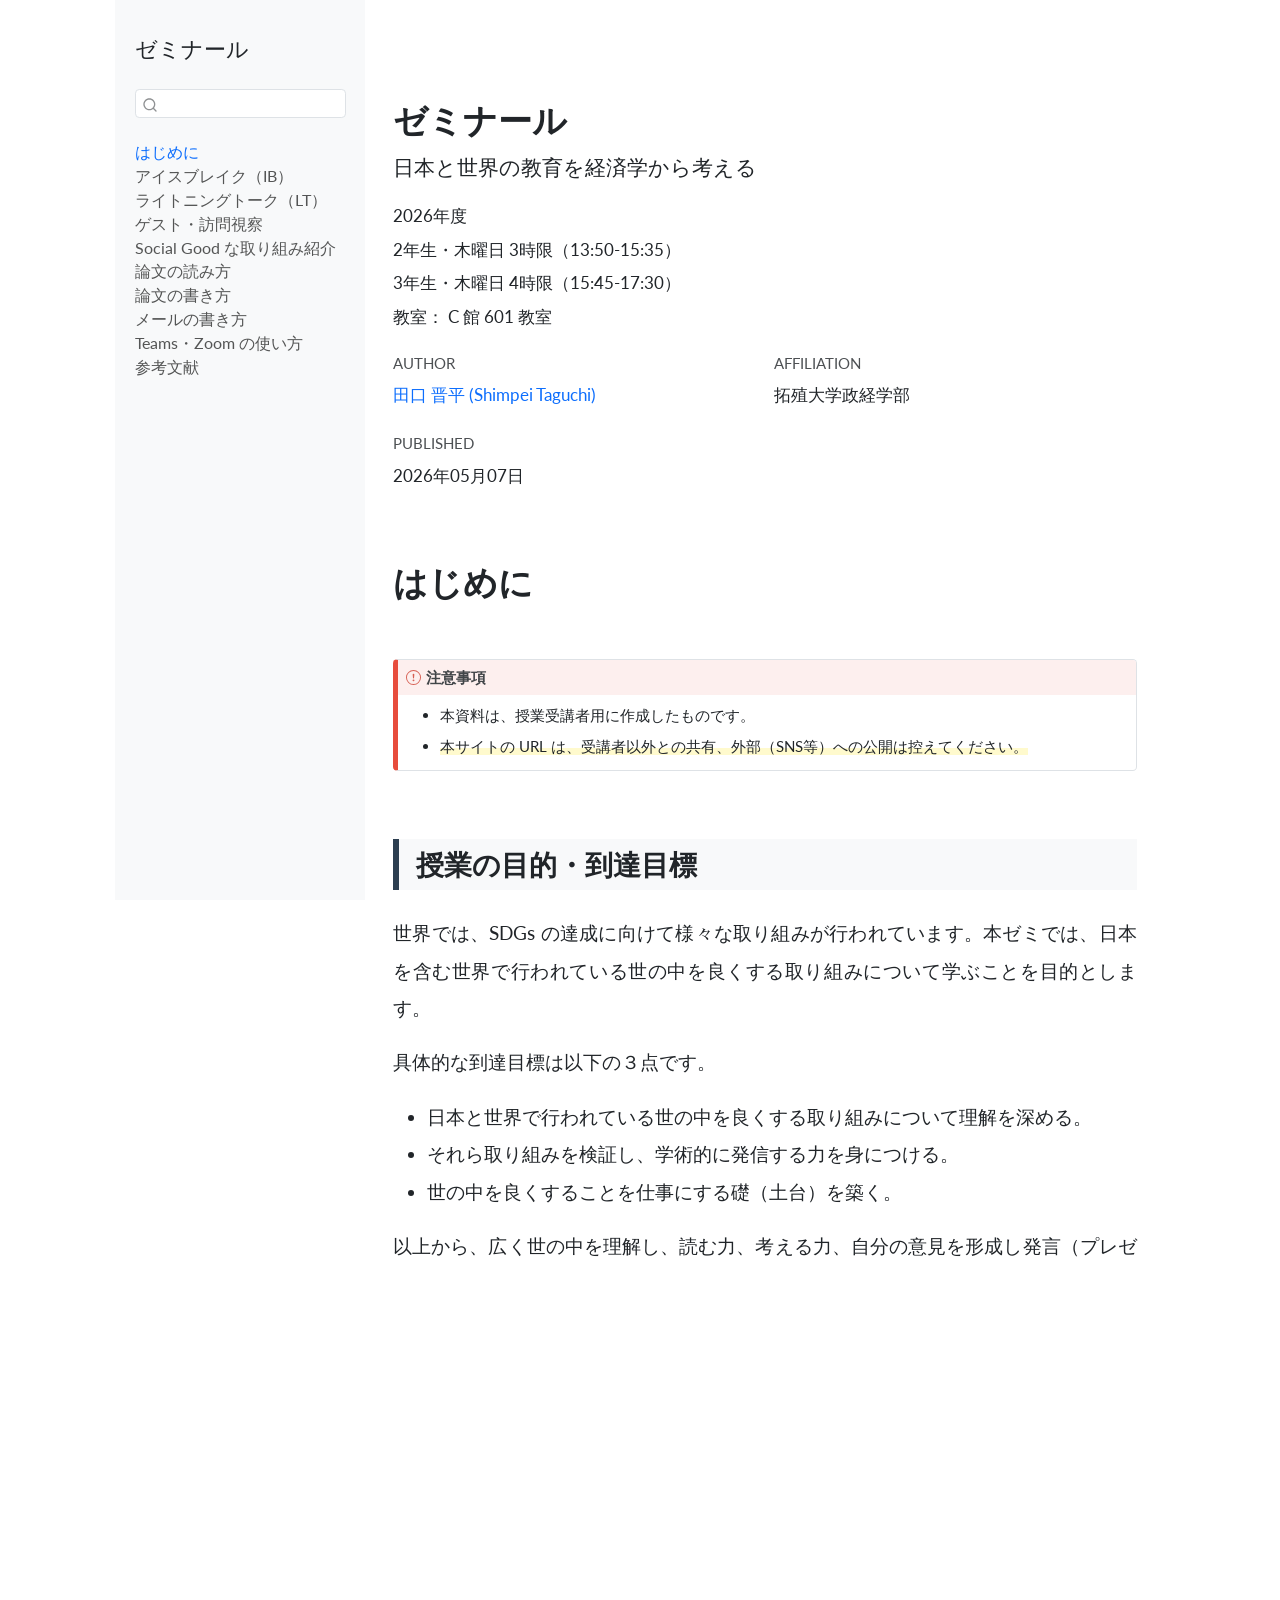
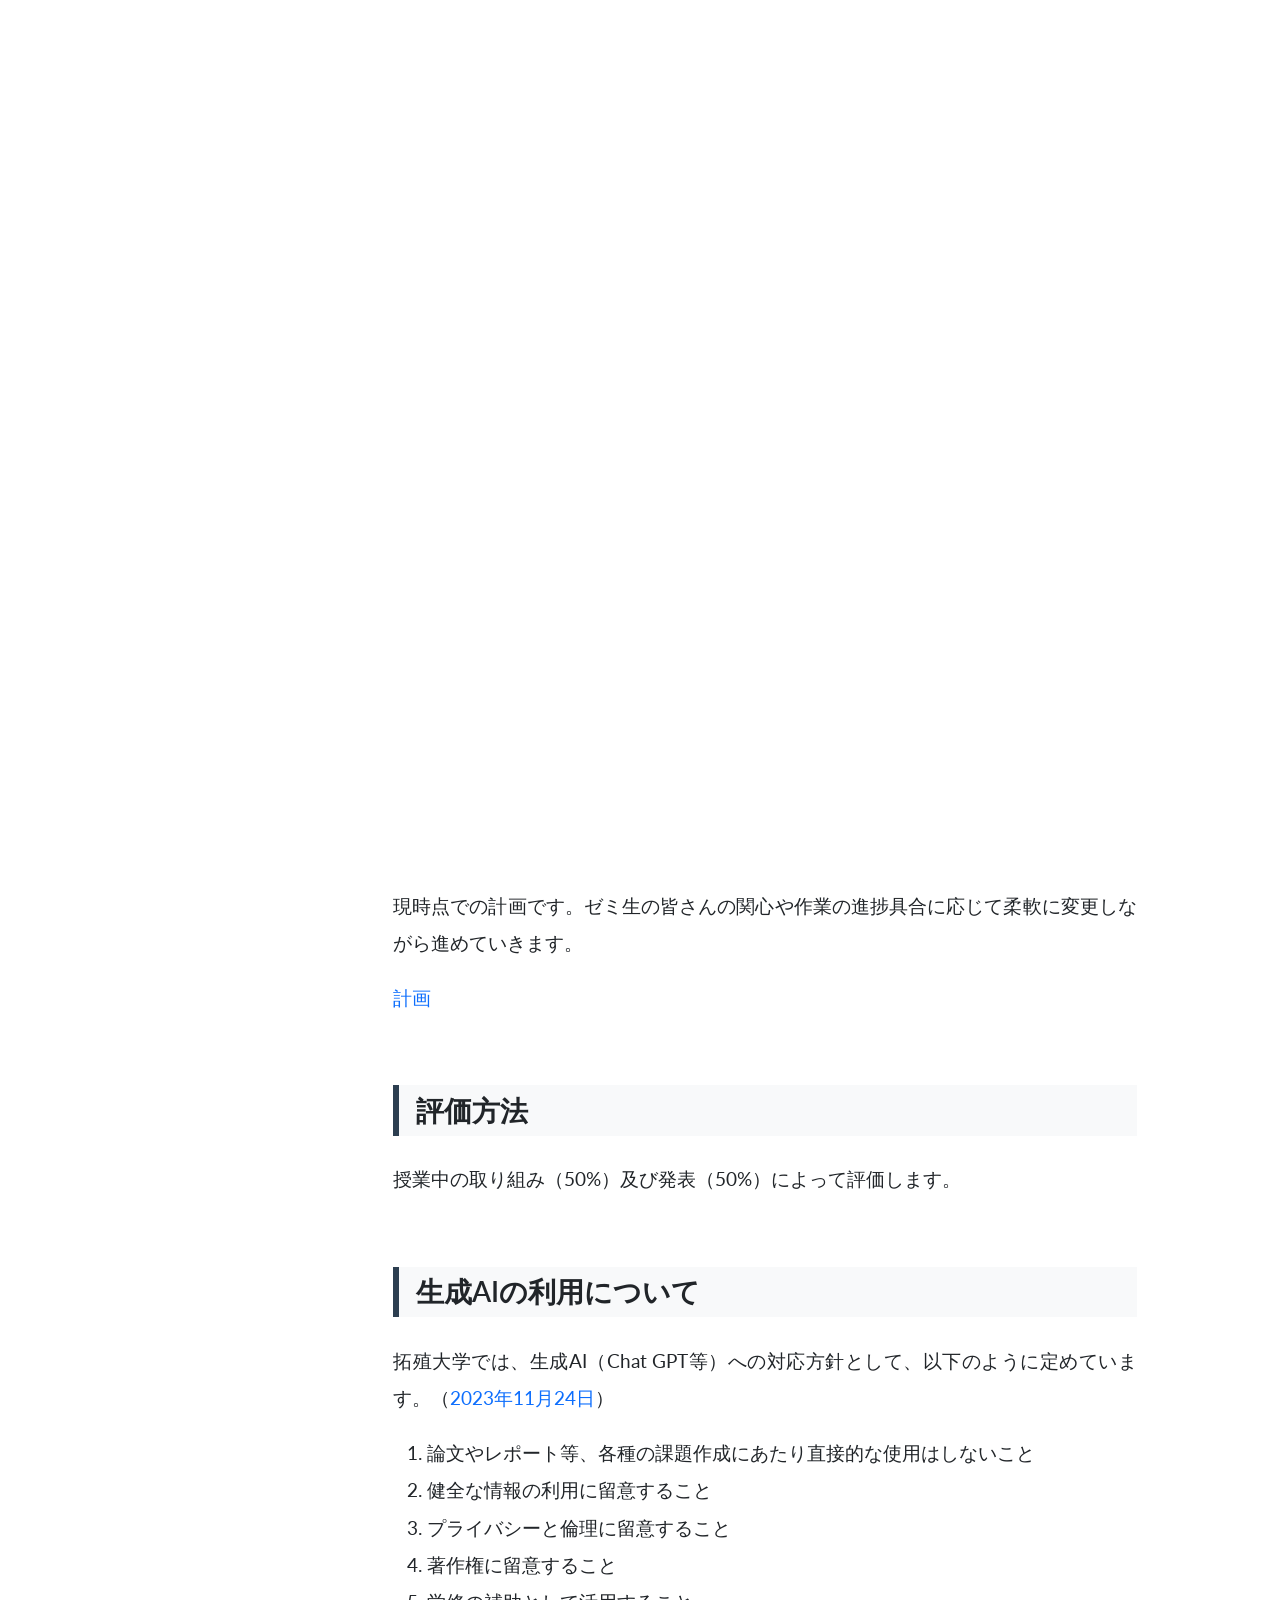
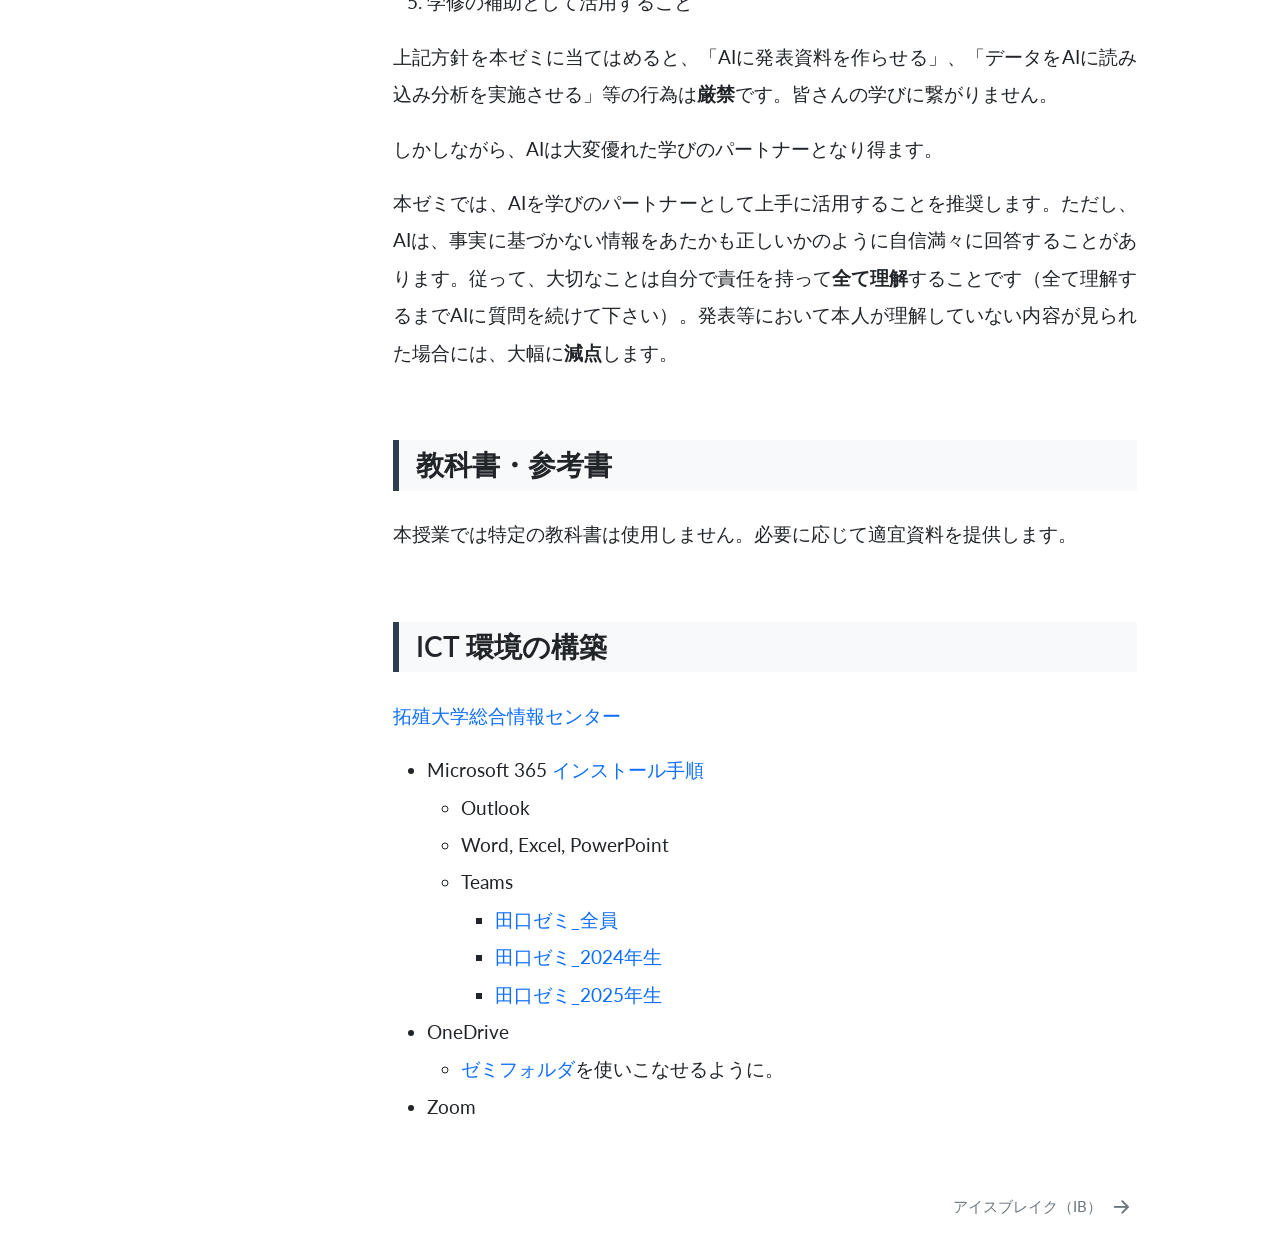
<file: index.html>
<!DOCTYPE html>
<html xmlns="http://www.w3.org/1999/xhtml" lang="en" xml:lang="en"><head>

<meta charset="utf-8">
<meta name="generator" content="quarto-1.8.27">

<meta name="viewport" content="width=device-width, initial-scale=1.0, user-scalable=yes">

<meta name="author" content="田口 晋平 (Shimpei Taguchi)">
<meta name="description" content="2026年度 2年生・木曜日 3時限（13:50-15:35） 3年生・木曜日 4時限（15:45-17:30） 教室： C 館 601 教室">

<title>ゼミナール</title>
<style>
code{white-space: pre-wrap;}
span.smallcaps{font-variant: small-caps;}
div.columns{display: flex; gap: min(4vw, 1.5em);}
div.column{flex: auto; overflow-x: auto;}
div.hanging-indent{margin-left: 1.5em; text-indent: -1.5em;}
ul.task-list{list-style: none;}
ul.task-list li input[type="checkbox"] {
  width: 0.8em;
  margin: 0 0.8em 0.2em -1em; /* quarto-specific, see https://github.com/quarto-dev/quarto-cli/issues/4556 */ 
  vertical-align: middle;
}
</style>


<script src="site_libs/quarto-nav/quarto-nav.js"></script>
<script src="site_libs/quarto-nav/headroom.min.js"></script>
<script src="site_libs/clipboard/clipboard.min.js"></script>
<script src="site_libs/quarto-search/autocomplete.umd.js"></script>
<script src="site_libs/quarto-search/fuse.min.js"></script>
<script src="site_libs/quarto-search/quarto-search.js"></script>
<meta name="quarto:offset" content="./">
<link href="./icebreak.html" rel="next">
<script src="site_libs/quarto-html/quarto.js" type="module"></script>
<script src="site_libs/quarto-html/tabsets/tabsets.js" type="module"></script>
<script src="site_libs/quarto-html/axe/axe-check.js" type="module"></script>
<script src="site_libs/quarto-html/popper.min.js"></script>
<script src="site_libs/quarto-html/tippy.umd.min.js"></script>
<script src="site_libs/quarto-html/anchor.min.js"></script>
<link href="site_libs/quarto-html/tippy.css" rel="stylesheet">
<link href="site_libs/quarto-html/quarto-syntax-highlighting-ed96de9b727972fe78a7b5d16c58bf87.css" rel="stylesheet" id="quarto-text-highlighting-styles">
<script src="site_libs/bootstrap/bootstrap.min.js"></script>
<link href="site_libs/bootstrap/bootstrap-icons.css" rel="stylesheet">
<link href="site_libs/bootstrap/bootstrap-769085d14d2d0483843472aedb9f3690.min.css" rel="stylesheet" append-hash="true" id="quarto-bootstrap" data-mode="light">
<script id="quarto-search-options" type="application/json">{
  "location": "sidebar",
  "copy-button": false,
  "collapse-after": 3,
  "panel-placement": "start",
  "type": "textbox",
  "limit": 50,
  "keyboard-shortcut": [
    "f",
    "/",
    "s"
  ],
  "show-item-context": false,
  "language": {
    "search-no-results-text": "No results",
    "search-matching-documents-text": "matching documents",
    "search-copy-link-title": "Copy link to search",
    "search-hide-matches-text": "Hide additional matches",
    "search-more-match-text": "more match in this document",
    "search-more-matches-text": "more matches in this document",
    "search-clear-button-title": "Clear",
    "search-text-placeholder": "",
    "search-detached-cancel-button-title": "Cancel",
    "search-submit-button-title": "Submit",
    "search-label": "Search"
  }
}</script>
<meta name="robots" content="noindex, nofollow">


</head>

<body class="nav-sidebar floating fullcontent quarto-light">

<div id="quarto-search-results"></div>
  <header id="quarto-header" class="headroom fixed-top">
  <nav class="quarto-secondary-nav">
    <div class="container-fluid d-flex">
      <button type="button" class="quarto-btn-toggle btn" data-bs-toggle="collapse" role="button" data-bs-target=".quarto-sidebar-collapse-item" aria-controls="quarto-sidebar" aria-expanded="false" aria-label="Toggle sidebar navigation" onclick="if (window.quartoToggleHeadroom) { window.quartoToggleHeadroom(); }">
        <i class="bi bi-layout-text-sidebar-reverse"></i>
      </button>
        <nav class="quarto-page-breadcrumbs" aria-label="breadcrumb"><ol class="breadcrumb"><li class="breadcrumb-item"><a href="./index.html">はじめに</a></li></ol></nav>
        <a class="flex-grow-1" role="navigation" data-bs-toggle="collapse" data-bs-target=".quarto-sidebar-collapse-item" aria-controls="quarto-sidebar" aria-expanded="false" aria-label="Toggle sidebar navigation" onclick="if (window.quartoToggleHeadroom) { window.quartoToggleHeadroom(); }">      
        </a>
      <button type="button" class="btn quarto-search-button" aria-label="Search" onclick="window.quartoOpenSearch();">
        <i class="bi bi-search"></i>
      </button>
    </div>
  </nav>
</header>
<!-- content -->
<div id="quarto-content" class="quarto-container page-columns page-rows-contents page-layout-article">
<!-- sidebar -->
  <nav id="quarto-sidebar" class="sidebar collapse collapse-horizontal quarto-sidebar-collapse-item sidebar-navigation floating overflow-auto">
    <div class="pt-lg-2 mt-2 text-left sidebar-header">
    <div class="sidebar-title mb-0 py-0">
      <a href="./">ゼミナール</a> 
    </div>
      </div>
        <div class="mt-2 flex-shrink-0 align-items-center">
        <div class="sidebar-search">
        <div id="quarto-search" class="" title="Search"></div>
        </div>
        </div>
    <div class="sidebar-menu-container"> 
    <ul class="list-unstyled mt-1">
        <li class="sidebar-item">
  <div class="sidebar-item-container"> 
  <a href="./index.html" class="sidebar-item-text sidebar-link active">
 <span class="menu-text">はじめに</span></a>
  </div>
</li>
        <li class="sidebar-item">
  <div class="sidebar-item-container"> 
  <a href="./icebreak.html" class="sidebar-item-text sidebar-link"><span class="chapter-title">アイスブレイク（IB）</span></a>
  </div>
</li>
        <li class="sidebar-item">
  <div class="sidebar-item-container"> 
  <a href="./lightning_talks.html" class="sidebar-item-text sidebar-link"><span class="chapter-title">ライトニングトーク（LT）</span></a>
  </div>
</li>
        <li class="sidebar-item">
  <div class="sidebar-item-container"> 
  <a href="./guests_visits.html" class="sidebar-item-text sidebar-link"><span class="chapter-title">ゲスト・訪問視察</span></a>
  </div>
</li>
        <li class="sidebar-item">
  <div class="sidebar-item-container"> 
  <a href="./social_good.html" class="sidebar-item-text sidebar-link"><span class="chapter-title">Social Good な取り組み紹介</span></a>
  </div>
</li>
        <li class="sidebar-item">
  <div class="sidebar-item-container"> 
  <a href="./article_read.html" class="sidebar-item-text sidebar-link"><span class="chapter-title">論文の読み方</span></a>
  </div>
</li>
        <li class="sidebar-item">
  <div class="sidebar-item-container"> 
  <a href="./article_write.html" class="sidebar-item-text sidebar-link"><span class="chapter-title">論文の書き方</span></a>
  </div>
</li>
        <li class="sidebar-item">
  <div class="sidebar-item-container"> 
  <a href="./email.html" class="sidebar-item-text sidebar-link"><span class="chapter-title">メールの書き方</span></a>
  </div>
</li>
        <li class="sidebar-item">
  <div class="sidebar-item-container"> 
  <a href="./teams_zoom.html" class="sidebar-item-text sidebar-link"><span class="chapter-title">Teams・Zoom の使い方</span></a>
  </div>
</li>
        <li class="sidebar-item">
  <div class="sidebar-item-container"> 
  <a href="./references.html" class="sidebar-item-text sidebar-link">
 <span class="menu-text">参考文献</span></a>
  </div>
</li>
    </ul>
    </div>
</nav>
<div id="quarto-sidebar-glass" class="quarto-sidebar-collapse-item" data-bs-toggle="collapse" data-bs-target=".quarto-sidebar-collapse-item"></div>
<!-- margin-sidebar -->
    
<!-- main -->
<main class="content" id="quarto-document-content">

<header id="title-block-header" class="quarto-title-block default">
<div class="quarto-title">
<h1 class="title">ゼミナール</h1>
<p class="subtitle lead">日本と世界の教育を経済学から考える</p>
</div>

<div>
  <div class="description">
    <p>2026年度<br>
    2年生・木曜日 3時限（13:50-15:35）<br>
    3年生・木曜日 4時限（15:45-17:30）<br>
    教室： C 館 601 教室</p>
  </div>
</div>

<div class="quarto-title-meta-author">
  <div class="quarto-title-meta-heading">Author</div>
  <div class="quarto-title-meta-heading">Affiliation</div>
  
    <div class="quarto-title-meta-contents">
    <p class="author"><a href="https://researchmap.jp/shimpei_taguchi">田口 晋平 (Shimpei Taguchi)</a> </p>
  </div>
  <div class="quarto-title-meta-contents">
        <p class="affiliation">
            拓殖大学政経学部
          </p>
      </div>
  </div>

<div class="quarto-title-meta">

      
    <div>
    <div class="quarto-title-meta-heading">Published</div>
    <div class="quarto-title-meta-contents">
      <p class="date">2026年05月07日</p>
    </div>
  </div>
  
    
  </div>
  


</header>


<section id="はじめに" class="level1 unnumbered">
<h1 class="unnumbered">はじめに</h1>
<div style="margin-top: 3.0em;">

</div>
<div class="callout callout-style-default callout-important callout-titled">
<div class="callout-header d-flex align-content-center">
<div class="callout-icon-container">
<i class="callout-icon"></i>
</div>
<div class="callout-title-container flex-fill">
<span class="screen-reader-only">Important</span>注意事項
</div>
</div>
<div class="callout-body-container callout-body">
<ul>
<li>本資料は、授業受講者用に作成したものです。</li>
<li><span class="marker">本サイトの URL は、受講者以外との共有、外部（SNS等）への公開は控えてください。</span></li>
</ul>
</div>
</div>
<section id="授業の目的到達目標" class="level2">
<h2 class="anchored" data-anchor-id="授業の目的到達目標">授業の目的・到達目標</h2>
<p>世界では、SDGs の達成に向けて様々な取り組みが行われています。本ゼミでは、日本を含む世界で行われている世の中を良くする取り組みについて学ぶことを目的とします。</p>
<p>具体的な到達目標は以下の３点です。</p>
<ul>
<li>日本と世界で行われている世の中を良くする取り組みについて理解を深める。<br>
</li>
<li>それら取り組みを検証し、学術的に発信する力を身につける。<br>
</li>
<li>世の中を良くすることを仕事にする礎（土台）を築く。</li>
</ul>
<p>以上から、広く世の中を理解し、読む力、考える力、自分の意見を形成し発言（プレゼン）する力、論理的な文章を書く力を習得することで、日本を含む世界で活躍できる人材となることを目指します。</p>
<p>将来、公務員、国際機関、NGO/NPO、ソーシャルビジネスでの仕事に就きたいと考えている学生を歓迎します。</p>
</section>
<section id="関心領域" class="level2">
<h2 class="anchored" data-anchor-id="関心領域">関心領域</h2>
<p>本是海で扱う内容をグラフにまとめてみました。軸は国内・海外、政策/制度・社会貢献としています。政策/制度・社会貢献の軸は、公共政策・ビジネスと読み替えることもできます。政策をもって世の中を良くするのか、ビジネスで世の中の貢献するのかという軸です。</p>
<div style="margin-top: 1.5em;">

</div>
<div id="fig-index-1" class="quarto-float quarto-figure quarto-figure-center anchored" width="100%">
<figure class="quarto-float quarto-float-fig figure">
<div aria-describedby="fig-index-1-caption-0ceaefa1-69ba-4598-a22c-09a6ac19f8ca">
<img src="images/index/index-1.png" id="fig-index-1" class="img-fluid figure-img" style="width:100.0%">
</div>
<figcaption class="quarto-float-caption-bottom quarto-float-caption quarto-float-fig quarto-uncaptioned" id="fig-index-1-caption-0ceaefa1-69ba-4598-a22c-09a6ac19f8ca">
図&nbsp;1
</figcaption>
</figure>
</div>
<p>ちなみに、担当教員の専門は ”教育” を通した社会を良くする取り組みです。</p>
</section>
<section id="授業の方法" class="level2">
<h2 class="anchored" data-anchor-id="授業の方法">授業の方法</h2>
<p>ゼミは参加者による発表、議論を中心に進めます。様々なテーマについて持ち回りの担当者が発表を行い、その後、発表内容について全体で議論を行います。</p>
<p>また、特に2年生の前期については、広く世の中を知るために、ゲストスピーカーの方に話をしてもらったり、会社や事業所を訪問させていただく機会を取り入れる予定です。</p>
</section>
<section id="ゼミ内でのルール" class="level2">
<h2 class="anchored" data-anchor-id="ゼミ内でのルール">ゼミ内でのルール</h2>
<p>ゼミの活動にあたっては、以下の点に留意してください。</p>
<p><strong>心理的安全性</strong></p>
<p>最も大事なことは、ゼミの中で心理的な安全性が確保されていることです。</p>
<p>※ 心理的安全性：チーム内で自分の意見、疑問、懸念、失敗を、恥じたりバカにされたりする恐怖を感じずに、安心して発言・行動できる状態のこと。</p>
<p>心理的安全性の重要性とメリット</p>
<ol type="1">
<li>高パフォーマンスと収益性：安心してアイデアを出せるため、生産性が向上する。<br>
</li>
<li>イノベーションの創出：失敗を恐れずに挑戦できるため、新しいアイデアが生まれやすい。<br>
</li>
<li>チーム定着率の向上：安心して働ける環境は、離職率を低下させる。<br>
</li>
<li>問題の早期発見・解決：疑問や小さな違和感を即座に共有でき、手戻りが減る。<br>
</li>
<li>ハラスメントの減少：対等なコミュニケーションが活発になる</li>
</ol>
<p>出所：<a href="https://www.nec-solutioninnovators.co.jp/sp/contents/column/20230609_psychological-safety.html">NECソリューションイノベータ</a></p>
<p>心理的安全性を高める方法</p>
<ol type="1">
<li>「無知・無能・邪魔・ネガティブ」と思われる不安を排除する<br>
</li>
<li>すべての意見や発言を歓迎する雰囲気を作る。<br>
</li>
<li>発言機会の均等化など、話しやすい環境・機会を作る。<br>
</li>
<li>対立意見を歓迎する。意見の違いを「対立」ではなく「学習の機会」として歓迎する。</li>
</ol>
<p>出所：<a href="https://www.persol-bd.co.jp/service/hrsolution/s-hr/column/psychological-safety/">パーソナルビジネスプロセスデザイン</a></p>
<div style="margin-top: 3.0em;">

</div>
<p><strong>少数派への配慮</strong></p>
<p>次に、少数派（マイノリティ）への配慮を心がけましょう。ゼミは共通の興味関心を持ったメンバーが集まっているので、どうしても同じような人たちが多くなります。活動をする際や議論をする際には、話題によって少数派となるメンバーのことを気にかけてください。多様な意見を尊重し、誰もが発言しやすい環境を皆で作っていきましょう。</p>
</section>
<section id="年授業スケジュールと３年間の流れ" class="level2">
<h2 class="anchored" data-anchor-id="年授業スケジュールと３年間の流れ">2026年授業スケジュールと３年間の流れ</h2>
<p>現時点での計画です。ゼミ生の皆さんの関心や作業の進捗具合に応じて柔軟に変更しながら進めていきます。</p>
<p><a href="https://takudai-my.sharepoint.com/:x:/r/personal/staguchi_takushoku-u_ac_jp/Documents/%E3%82%BC%E3%83%9F%E3%83%8A%E3%83%BC%E3%83%AB/%E8%A8%88%E7%94%BB_2026.xlsx?d=weab57bd9014f40baa2570433808f3c9d&amp;csf=1&amp;web=1&amp;e=aO1sUr">計画</a></p>
</section>
<section id="評価方法" class="level2">
<h2 class="anchored" data-anchor-id="評価方法">評価方法</h2>
<p>授業中の取り組み（50%）及び発表（50%）によって評価します。</p>
</section>
<section id="生成aiの利用について" class="level2">
<h2 class="anchored" data-anchor-id="生成aiの利用について">生成AIの利用について</h2>
<p>拓殖大学では、生成AI（Chat GPT等）への対応方針として、以下のように定めています。（<a href="https://www.takushoku-u.ac.jp/newsportal/summary/summary_231124_18958.html">2023年11月24日</a>）</p>
<ol type="1">
<li>論文やレポート等、各種の課題作成にあたり直接的な使用はしないこと</li>
<li>健全な情報の利用に留意すること</li>
<li>プライバシーと倫理に留意すること</li>
<li>著作権に留意すること</li>
<li>学修の補助として活用すること</li>
</ol>
<p>上記方針を本ゼミに当てはめると、「AIに発表資料を作らせる」、「データをAIに読み込み分析を実施させる」等の行為は<strong>厳禁</strong>です。皆さんの学びに繋がりません。</p>
<p>しかしながら、AIは大変優れた学びのパートナーとなり得ます。</p>
<p>本ゼミでは、AIを学びのパートナーとして上手に活用することを推奨します。ただし、AIは、事実に基づかない情報をあたかも正しいかのように自信満々に回答することがあります。従って、大切なことは自分で責任を持って<strong>全て理解</strong>することです（全て理解するまでAIに質問を続けて下さい）。発表等において本人が理解していない内容が見られた場合には、大幅に<strong>減点</strong>します。</p>
</section>
<section id="教科書参考書" class="level2">
<h2 class="anchored" data-anchor-id="教科書参考書">教科書・参考書</h2>
<p>本授業では特定の教科書は使用しません。必要に応じて適宜資料を提供します。</p>
</section>
<section id="ict-環境の構築" class="level2">
<h2 class="anchored" data-anchor-id="ict-環境の構築">ICT 環境の構築</h2>
<p><a href="http://www.cnc.takushoku-u.ac.jp/outer/user_guidance_menu.html">拓殖大学総合情報センター</a></p>
<ul>
<li>Microsoft 365 <a href="http://www.cnc.takushoku-u.ac.jp/outer/contents/updatefile/on-line_Student_Office365install_win.pdf">インストール手順</a>
<ul>
<li>Outlook</li>
<li>Word, Excel, PowerPoint</li>
<li>Teams
<ul>
<li><a href="https://teams.microsoft.com/l/team/19%3A72ztK_Y2_dN5E0EHVqcl9TFZdrFqY4KZFjgfEYz9vOI1%40thread.tacv2/conversations?groupId=a20038f8-eb81-46f9-8004-b5cad00efaf1&amp;tenantId=a20c76e1-5947-4f7e-8aaf-3b9f801ae49c">田口ゼミ_全員</a></li>
<li><a href="https://teams.microsoft.com/l/team/19%3A_kKPOcA1acws1GO91HDeYIVk_yO3RDIZPyUujkN_5yw1%40thread.tacv2/conversations?groupId=b7600c78-c5f7-4322-b65a-695452da9d76&amp;tenantId=a20c76e1-5947-4f7e-8aaf-3b9f801ae49c">田口ゼミ_2024年生</a></li>
<li><a href="https://teams.microsoft.com/l/team/19%3ATXpWQHPtJImGBigdFLFOykKvGMYjbVGNvivxiqhS0o01%40thread.tacv2/conversations?groupId=97cd7619-8dbd-405b-8168-826bac317ece&amp;tenantId=a20c76e1-5947-4f7e-8aaf-3b9f801ae49c">田口ゼミ_2025年生</a></li>
</ul></li>
</ul></li>
<li>OneDrive
<ul>
<li><a href="https://takudai-my.sharepoint.com/:f:/r/personal/staguchi_takushoku-u_ac_jp/Documents/%E3%82%BC%E3%83%9F%E3%83%8A%E3%83%BC%E3%83%AB?csf=1&amp;web=1&amp;e=qQRvFr">ゼミフォルダ</a>を使いこなせるように。</li>
</ul></li>
<li>Zoom</li>
</ul>


</section>
</section>

</main> <!-- /main -->
<script id="quarto-html-after-body" type="application/javascript">
  window.document.addEventListener("DOMContentLoaded", function (event) {
    const icon = "";
    const anchorJS = new window.AnchorJS();
    anchorJS.options = {
      placement: 'right',
      icon: icon
    };
    anchorJS.add('.anchored');
    const isCodeAnnotation = (el) => {
      for (const clz of el.classList) {
        if (clz.startsWith('code-annotation-')) {                     
          return true;
        }
      }
      return false;
    }
    const onCopySuccess = function(e) {
      // button target
      const button = e.trigger;
      // don't keep focus
      button.blur();
      // flash "checked"
      button.classList.add('code-copy-button-checked');
      var currentTitle = button.getAttribute("title");
      button.setAttribute("title", "Copied!");
      let tooltip;
      if (window.bootstrap) {
        button.setAttribute("data-bs-toggle", "tooltip");
        button.setAttribute("data-bs-placement", "left");
        button.setAttribute("data-bs-title", "Copied!");
        tooltip = new bootstrap.Tooltip(button, 
          { trigger: "manual", 
            customClass: "code-copy-button-tooltip",
            offset: [0, -8]});
        tooltip.show();    
      }
      setTimeout(function() {
        if (tooltip) {
          tooltip.hide();
          button.removeAttribute("data-bs-title");
          button.removeAttribute("data-bs-toggle");
          button.removeAttribute("data-bs-placement");
        }
        button.setAttribute("title", currentTitle);
        button.classList.remove('code-copy-button-checked');
      }, 1000);
      // clear code selection
      e.clearSelection();
    }
    const getTextToCopy = function(trigger) {
      const outerScaffold = trigger.parentElement.cloneNode(true);
      const codeEl = outerScaffold.querySelector('code');
      for (const childEl of codeEl.children) {
        if (isCodeAnnotation(childEl)) {
          childEl.remove();
        }
      }
      return codeEl.innerText;
    }
    const clipboard = new window.ClipboardJS('.code-copy-button:not([data-in-quarto-modal])', {
      text: getTextToCopy
    });
    clipboard.on('success', onCopySuccess);
    if (window.document.getElementById('quarto-embedded-source-code-modal')) {
      const clipboardModal = new window.ClipboardJS('.code-copy-button[data-in-quarto-modal]', {
        text: getTextToCopy,
        container: window.document.getElementById('quarto-embedded-source-code-modal')
      });
      clipboardModal.on('success', onCopySuccess);
    }
      var localhostRegex = new RegExp(/^(?:http|https):\/\/localhost\:?[0-9]*\//);
      var mailtoRegex = new RegExp(/^mailto:/);
        var filterRegex = new RegExp('/' + window.location.host + '/');
      var isInternal = (href) => {
          return filterRegex.test(href) || localhostRegex.test(href) || mailtoRegex.test(href);
      }
      // Inspect non-navigation links and adorn them if external
     var links = window.document.querySelectorAll('a[href]:not(.nav-link):not(.navbar-brand):not(.toc-action):not(.sidebar-link):not(.sidebar-item-toggle):not(.pagination-link):not(.no-external):not([aria-hidden]):not(.dropdown-item):not(.quarto-navigation-tool):not(.about-link)');
      for (var i=0; i<links.length; i++) {
        const link = links[i];
        if (!isInternal(link.href)) {
          // undo the damage that might have been done by quarto-nav.js in the case of
          // links that we want to consider external
          if (link.dataset.originalHref !== undefined) {
            link.href = link.dataset.originalHref;
          }
            // target, if specified
            link.setAttribute("target", "_blank");
            if (link.getAttribute("rel") === null) {
              link.setAttribute("rel", "noopener");
            }
        }
      }
    function tippyHover(el, contentFn, onTriggerFn, onUntriggerFn) {
      const config = {
        allowHTML: true,
        maxWidth: 500,
        delay: 100,
        arrow: false,
        appendTo: function(el) {
            return el.parentElement;
        },
        interactive: true,
        interactiveBorder: 10,
        theme: 'quarto',
        placement: 'bottom-start',
      };
      if (contentFn) {
        config.content = contentFn;
      }
      if (onTriggerFn) {
        config.onTrigger = onTriggerFn;
      }
      if (onUntriggerFn) {
        config.onUntrigger = onUntriggerFn;
      }
      window.tippy(el, config); 
    }
    const noterefs = window.document.querySelectorAll('a[role="doc-noteref"]');
    for (var i=0; i<noterefs.length; i++) {
      const ref = noterefs[i];
      tippyHover(ref, function() {
        // use id or data attribute instead here
        let href = ref.getAttribute('data-footnote-href') || ref.getAttribute('href');
        try { href = new URL(href).hash; } catch {}
        const id = href.replace(/^#\/?/, "");
        const note = window.document.getElementById(id);
        if (note) {
          return note.innerHTML;
        } else {
          return "";
        }
      });
    }
    const xrefs = window.document.querySelectorAll('a.quarto-xref');
    const processXRef = (id, note) => {
      // Strip column container classes
      const stripColumnClz = (el) => {
        el.classList.remove("page-full", "page-columns");
        if (el.children) {
          for (const child of el.children) {
            stripColumnClz(child);
          }
        }
      }
      stripColumnClz(note)
      if (id === null || id.startsWith('sec-')) {
        // Special case sections, only their first couple elements
        const container = document.createElement("div");
        if (note.children && note.children.length > 2) {
          container.appendChild(note.children[0].cloneNode(true));
          for (let i = 1; i < note.children.length; i++) {
            const child = note.children[i];
            if (child.tagName === "P" && child.innerText === "") {
              continue;
            } else {
              container.appendChild(child.cloneNode(true));
              break;
            }
          }
          if (window.Quarto?.typesetMath) {
            window.Quarto.typesetMath(container);
          }
          return container.innerHTML
        } else {
          if (window.Quarto?.typesetMath) {
            window.Quarto.typesetMath(note);
          }
          return note.innerHTML;
        }
      } else {
        // Remove any anchor links if they are present
        const anchorLink = note.querySelector('a.anchorjs-link');
        if (anchorLink) {
          anchorLink.remove();
        }
        if (window.Quarto?.typesetMath) {
          window.Quarto.typesetMath(note);
        }
        if (note.classList.contains("callout")) {
          return note.outerHTML;
        } else {
          return note.innerHTML;
        }
      }
    }
    for (var i=0; i<xrefs.length; i++) {
      const xref = xrefs[i];
      tippyHover(xref, undefined, function(instance) {
        instance.disable();
        let url = xref.getAttribute('href');
        let hash = undefined; 
        if (url.startsWith('#')) {
          hash = url;
        } else {
          try { hash = new URL(url).hash; } catch {}
        }
        if (hash) {
          const id = hash.replace(/^#\/?/, "");
          const note = window.document.getElementById(id);
          if (note !== null) {
            try {
              const html = processXRef(id, note.cloneNode(true));
              instance.setContent(html);
            } finally {
              instance.enable();
              instance.show();
            }
          } else {
            // See if we can fetch this
            fetch(url.split('#')[0])
            .then(res => res.text())
            .then(html => {
              const parser = new DOMParser();
              const htmlDoc = parser.parseFromString(html, "text/html");
              const note = htmlDoc.getElementById(id);
              if (note !== null) {
                const html = processXRef(id, note);
                instance.setContent(html);
              } 
            }).finally(() => {
              instance.enable();
              instance.show();
            });
          }
        } else {
          // See if we can fetch a full url (with no hash to target)
          // This is a special case and we should probably do some content thinning / targeting
          fetch(url)
          .then(res => res.text())
          .then(html => {
            const parser = new DOMParser();
            const htmlDoc = parser.parseFromString(html, "text/html");
            const note = htmlDoc.querySelector('main.content');
            if (note !== null) {
              // This should only happen for chapter cross references
              // (since there is no id in the URL)
              // remove the first header
              if (note.children.length > 0 && note.children[0].tagName === "HEADER") {
                note.children[0].remove();
              }
              const html = processXRef(null, note);
              instance.setContent(html);
            } 
          }).finally(() => {
            instance.enable();
            instance.show();
          });
        }
      }, function(instance) {
      });
    }
        let selectedAnnoteEl;
        const selectorForAnnotation = ( cell, annotation) => {
          let cellAttr = 'data-code-cell="' + cell + '"';
          let lineAttr = 'data-code-annotation="' +  annotation + '"';
          const selector = 'span[' + cellAttr + '][' + lineAttr + ']';
          return selector;
        }
        const selectCodeLines = (annoteEl) => {
          const doc = window.document;
          const targetCell = annoteEl.getAttribute("data-target-cell");
          const targetAnnotation = annoteEl.getAttribute("data-target-annotation");
          const annoteSpan = window.document.querySelector(selectorForAnnotation(targetCell, targetAnnotation));
          const lines = annoteSpan.getAttribute("data-code-lines").split(",");
          const lineIds = lines.map((line) => {
            return targetCell + "-" + line;
          })
          let top = null;
          let height = null;
          let parent = null;
          if (lineIds.length > 0) {
              //compute the position of the single el (top and bottom and make a div)
              const el = window.document.getElementById(lineIds[0]);
              top = el.offsetTop;
              height = el.offsetHeight;
              parent = el.parentElement.parentElement;
            if (lineIds.length > 1) {
              const lastEl = window.document.getElementById(lineIds[lineIds.length - 1]);
              const bottom = lastEl.offsetTop + lastEl.offsetHeight;
              height = bottom - top;
            }
            if (top !== null && height !== null && parent !== null) {
              // cook up a div (if necessary) and position it 
              let div = window.document.getElementById("code-annotation-line-highlight");
              if (div === null) {
                div = window.document.createElement("div");
                div.setAttribute("id", "code-annotation-line-highlight");
                div.style.position = 'absolute';
                parent.appendChild(div);
              }
              div.style.top = top - 2 + "px";
              div.style.height = height + 4 + "px";
              div.style.left = 0;
              let gutterDiv = window.document.getElementById("code-annotation-line-highlight-gutter");
              if (gutterDiv === null) {
                gutterDiv = window.document.createElement("div");
                gutterDiv.setAttribute("id", "code-annotation-line-highlight-gutter");
                gutterDiv.style.position = 'absolute';
                const codeCell = window.document.getElementById(targetCell);
                const gutter = codeCell.querySelector('.code-annotation-gutter');
                gutter.appendChild(gutterDiv);
              }
              gutterDiv.style.top = top - 2 + "px";
              gutterDiv.style.height = height + 4 + "px";
            }
            selectedAnnoteEl = annoteEl;
          }
        };
        const unselectCodeLines = () => {
          const elementsIds = ["code-annotation-line-highlight", "code-annotation-line-highlight-gutter"];
          elementsIds.forEach((elId) => {
            const div = window.document.getElementById(elId);
            if (div) {
              div.remove();
            }
          });
          selectedAnnoteEl = undefined;
        };
          // Handle positioning of the toggle
      window.addEventListener(
        "resize",
        throttle(() => {
          elRect = undefined;
          if (selectedAnnoteEl) {
            selectCodeLines(selectedAnnoteEl);
          }
        }, 10)
      );
      function throttle(fn, ms) {
      let throttle = false;
      let timer;
        return (...args) => {
          if(!throttle) { // first call gets through
              fn.apply(this, args);
              throttle = true;
          } else { // all the others get throttled
              if(timer) clearTimeout(timer); // cancel #2
              timer = setTimeout(() => {
                fn.apply(this, args);
                timer = throttle = false;
              }, ms);
          }
        };
      }
        const annoteTargets = window.document.querySelectorAll('.code-annotation-anchor');
        for (let i=0; i<annoteTargets.length; i++) {
          const annoteTarget = annoteTargets[i];
          const targetCell = annoteTarget.getAttribute("data-target-cell");
          const targetAnnotation = annoteTarget.getAttribute("data-target-annotation");
          const contentFn = () => {
            const content = window.document.querySelector(selectorForAnnotation(targetCell, targetAnnotation));
            if (content) {
              const tipContent = content.cloneNode(true);
              tipContent.classList.add("code-annotation-tip-content");
              return tipContent.outerHTML;
            }
          }
          const config = {
            allowHTML: true,
            content: contentFn,
            onShow: (instance) => {
              selectCodeLines(instance.reference);
              instance.reference.classList.add('code-annotation-active');
              window.tippy.hideAll();
            },
            onHide: (instance) => {
              unselectCodeLines();
              instance.reference.classList.remove('code-annotation-active');
            },
            maxWidth: 300,
            delay: [50, 0],
            duration: [200, 0],
            offset: [5, 10],
            arrow: true,
            trigger: 'click',
            appendTo: function(el) {
              return el.parentElement.parentElement.parentElement;
            },
            interactive: true,
            interactiveBorder: 10,
            theme: 'quarto',
            placement: 'right',
            positionFixed: true,
            popperOptions: {
              modifiers: [
              {
                name: 'flip',
                options: {
                  flipVariations: false, // true by default
                  allowedAutoPlacements: ['right'],
                  fallbackPlacements: ['right', 'top', 'top-start', 'top-end', 'bottom', 'bottom-start', 'bottom-end', 'left'],
                },
              },
              {
                name: 'preventOverflow',
                options: {
                  mainAxis: false,
                  altAxis: false
                }
              }
              ]        
            }      
          };
          window.tippy(annoteTarget, config); 
        }
    const findCites = (el) => {
      const parentEl = el.parentElement;
      if (parentEl) {
        const cites = parentEl.dataset.cites;
        if (cites) {
          return {
            el,
            cites: cites.split(' ')
          };
        } else {
          return findCites(el.parentElement)
        }
      } else {
        return undefined;
      }
    };
    var bibliorefs = window.document.querySelectorAll('a[role="doc-biblioref"]');
    for (var i=0; i<bibliorefs.length; i++) {
      const ref = bibliorefs[i];
      const citeInfo = findCites(ref);
      if (citeInfo) {
        tippyHover(citeInfo.el, function() {
          var popup = window.document.createElement('div');
          citeInfo.cites.forEach(function(cite) {
            var citeDiv = window.document.createElement('div');
            citeDiv.classList.add('hanging-indent');
            citeDiv.classList.add('csl-entry');
            var biblioDiv = window.document.getElementById('ref-' + cite);
            if (biblioDiv) {
              citeDiv.innerHTML = biblioDiv.innerHTML;
            }
            popup.appendChild(citeDiv);
          });
          return popup.innerHTML;
        });
      }
    }
  });
  </script>
<nav class="page-navigation">
  <div class="nav-page nav-page-previous">
  </div>
  <div class="nav-page nav-page-next">
      <a href="./icebreak.html" class="pagination-link" aria-label="アイスブレイク（IB）">
        <span class="nav-page-text"><span class="chapter-title">アイスブレイク（IB）</span></span> <i class="bi bi-arrow-right-short"></i>
      </a>
  </div>
</nav>
</div> <!-- /content -->




</body></html>
</file>
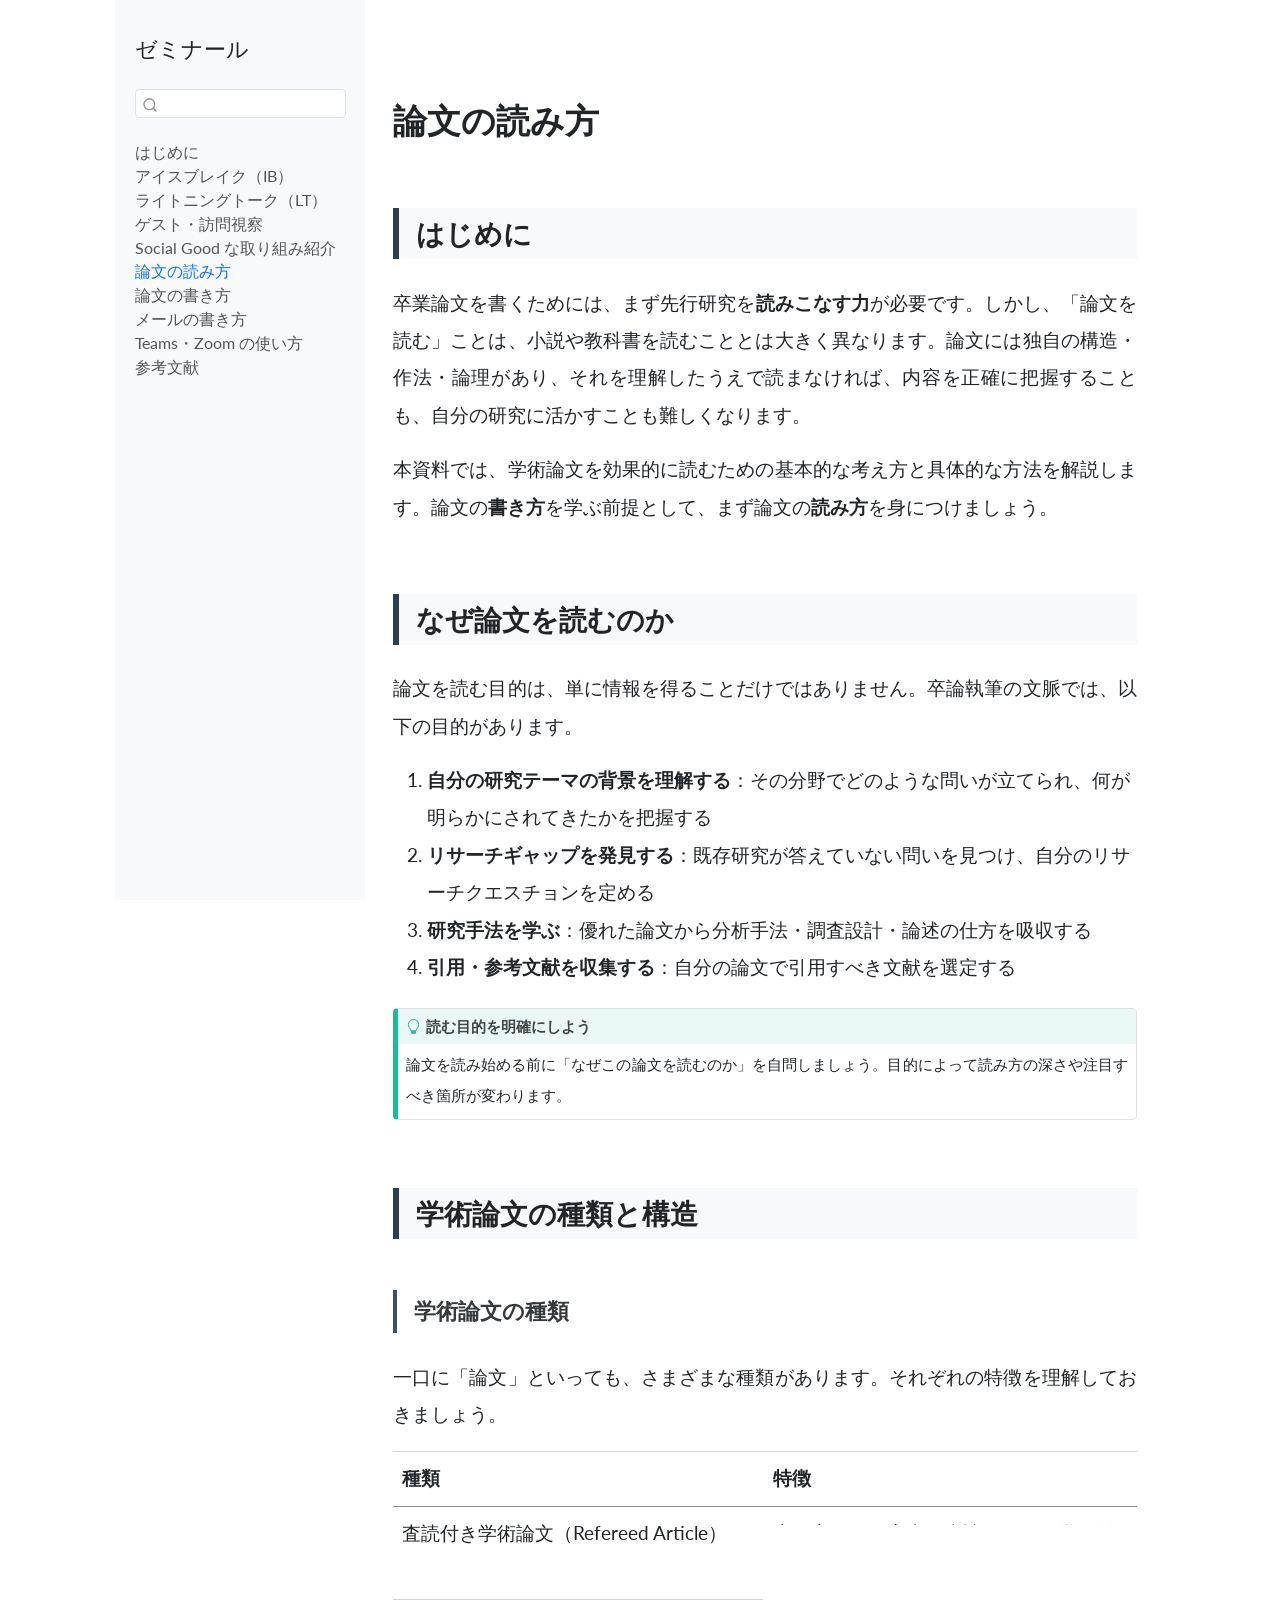
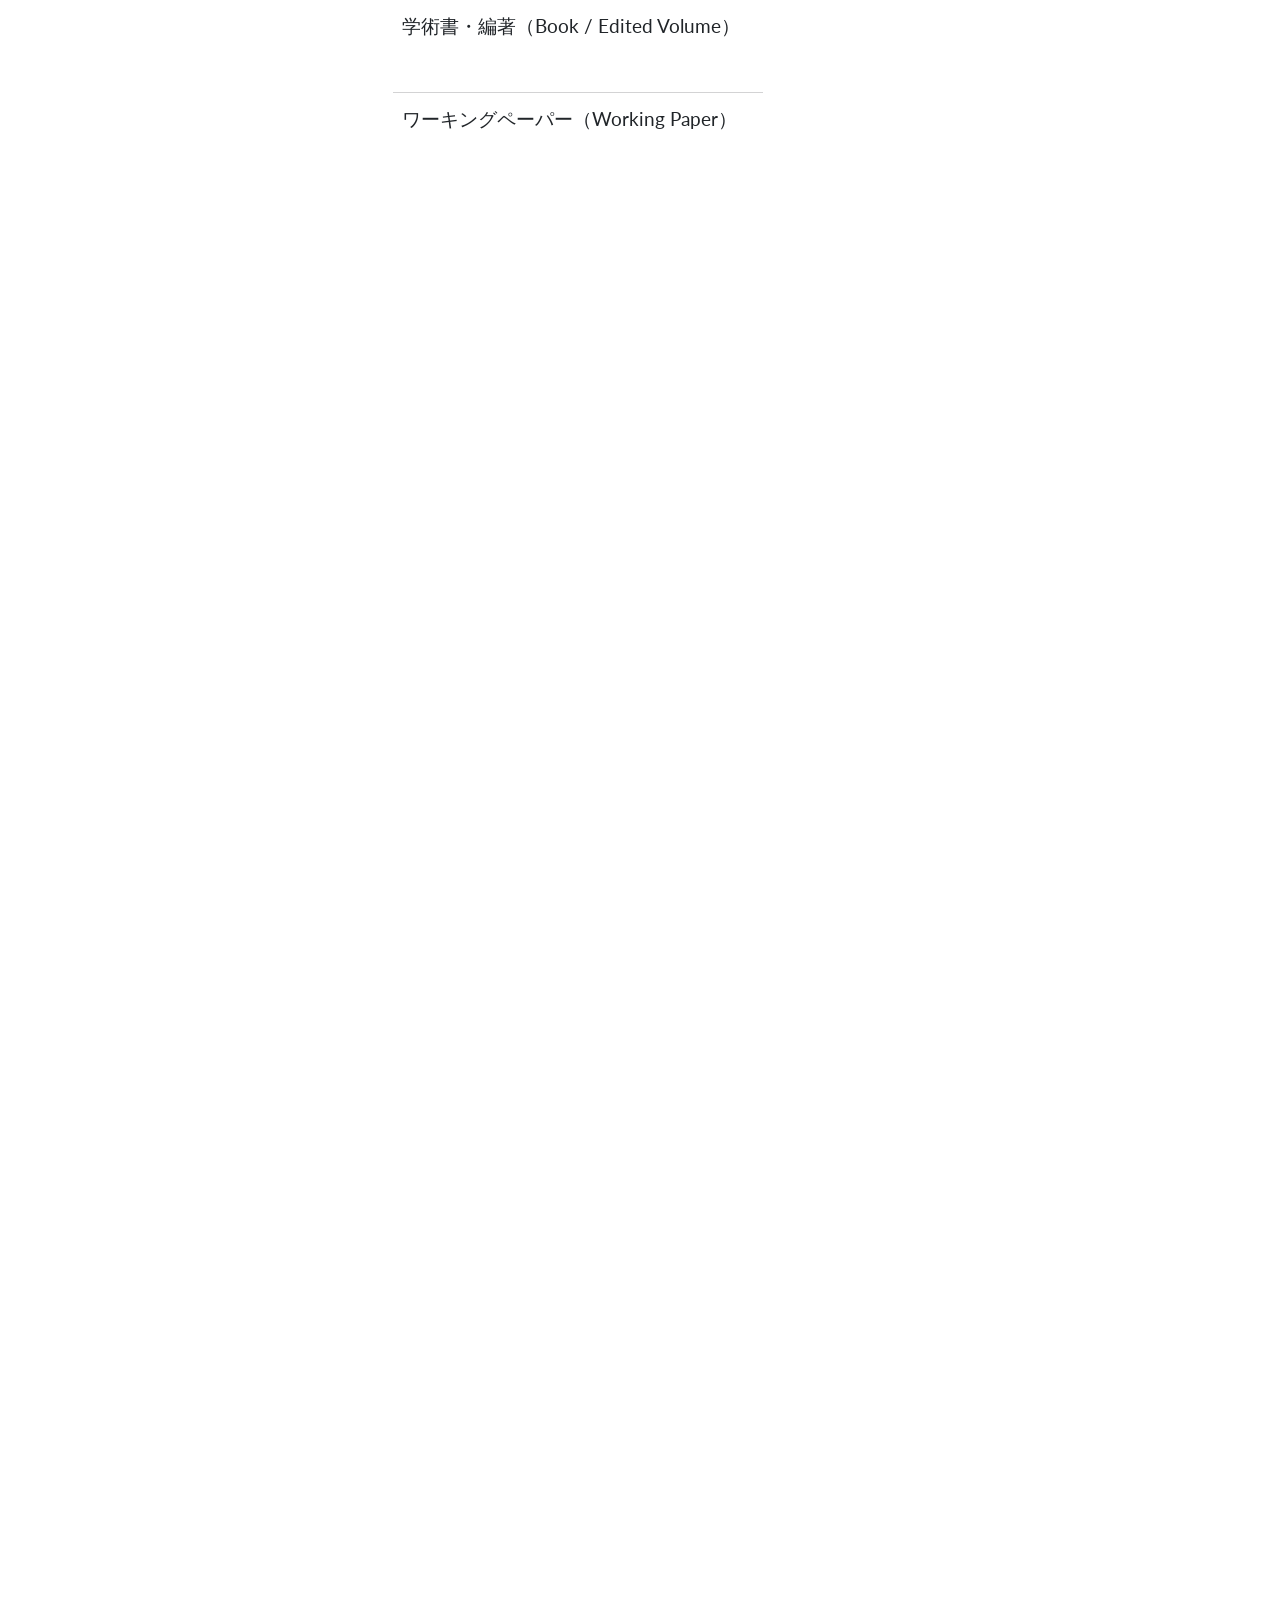
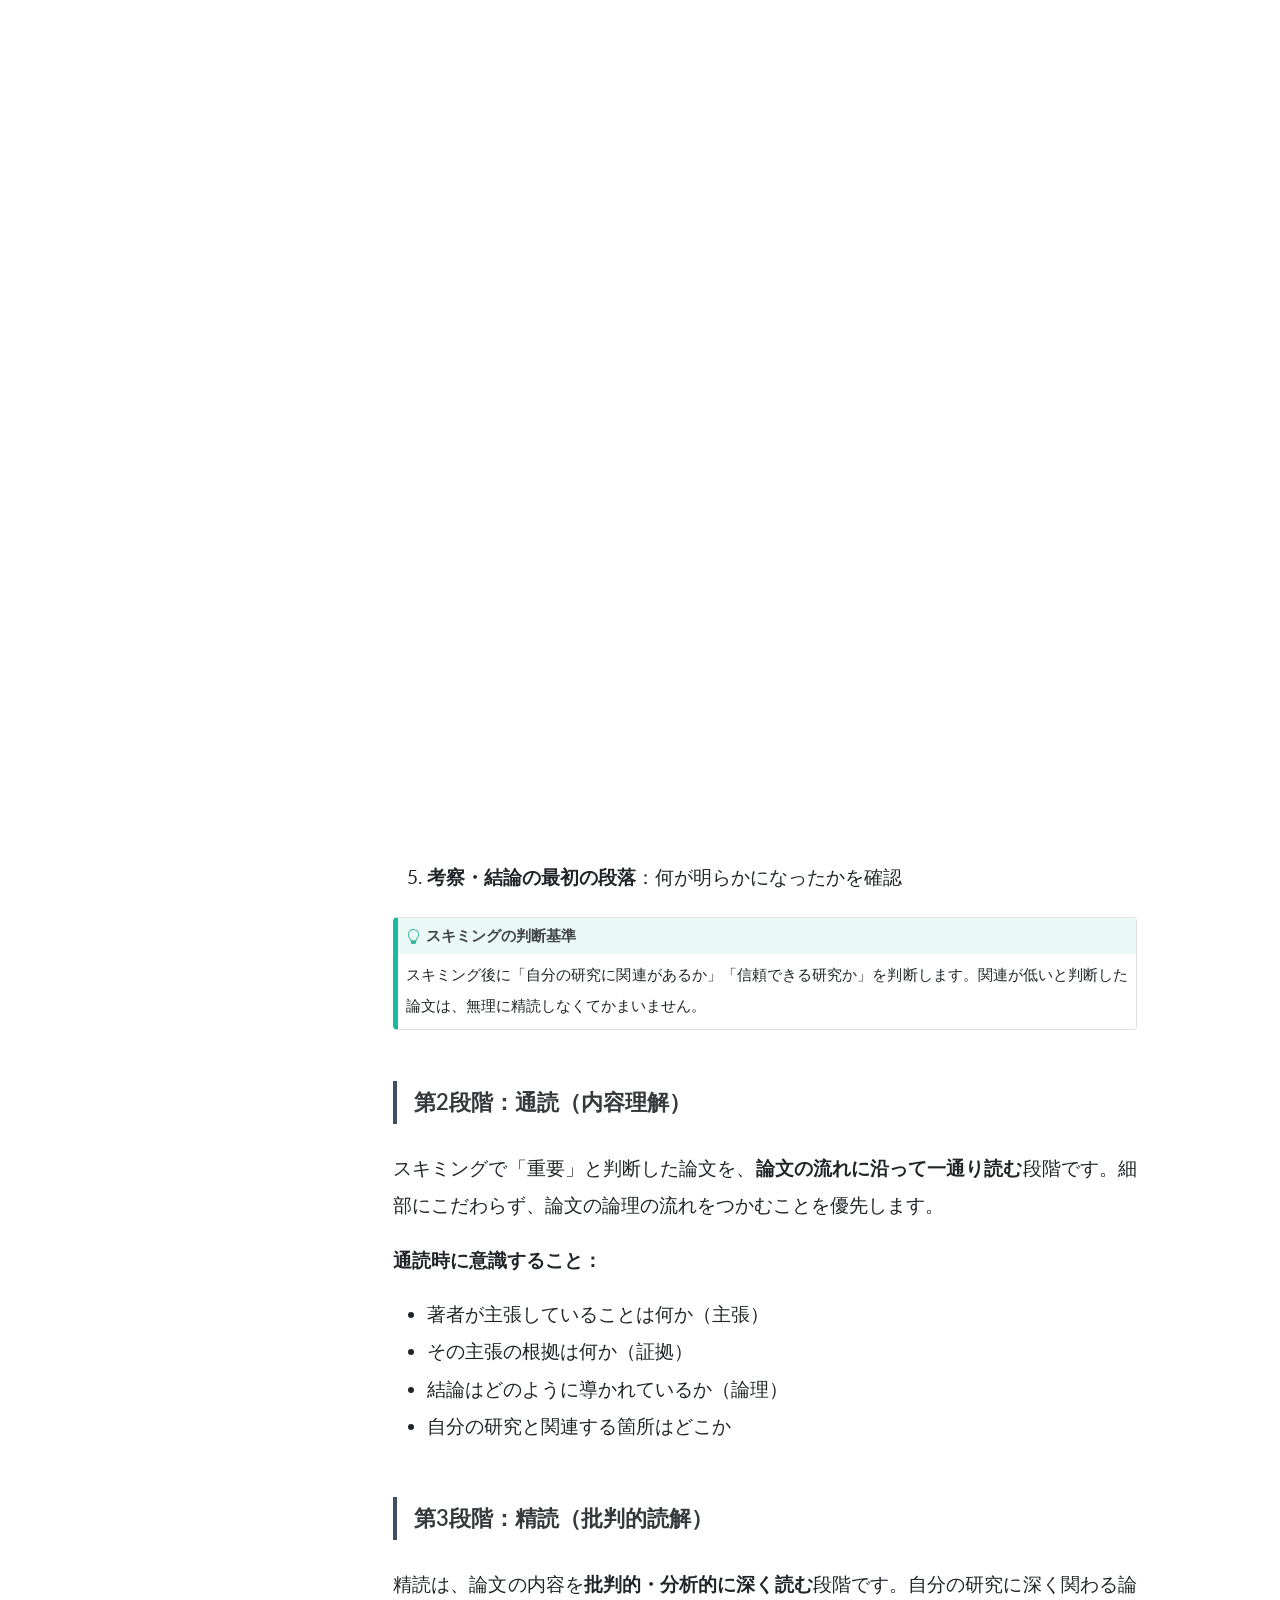
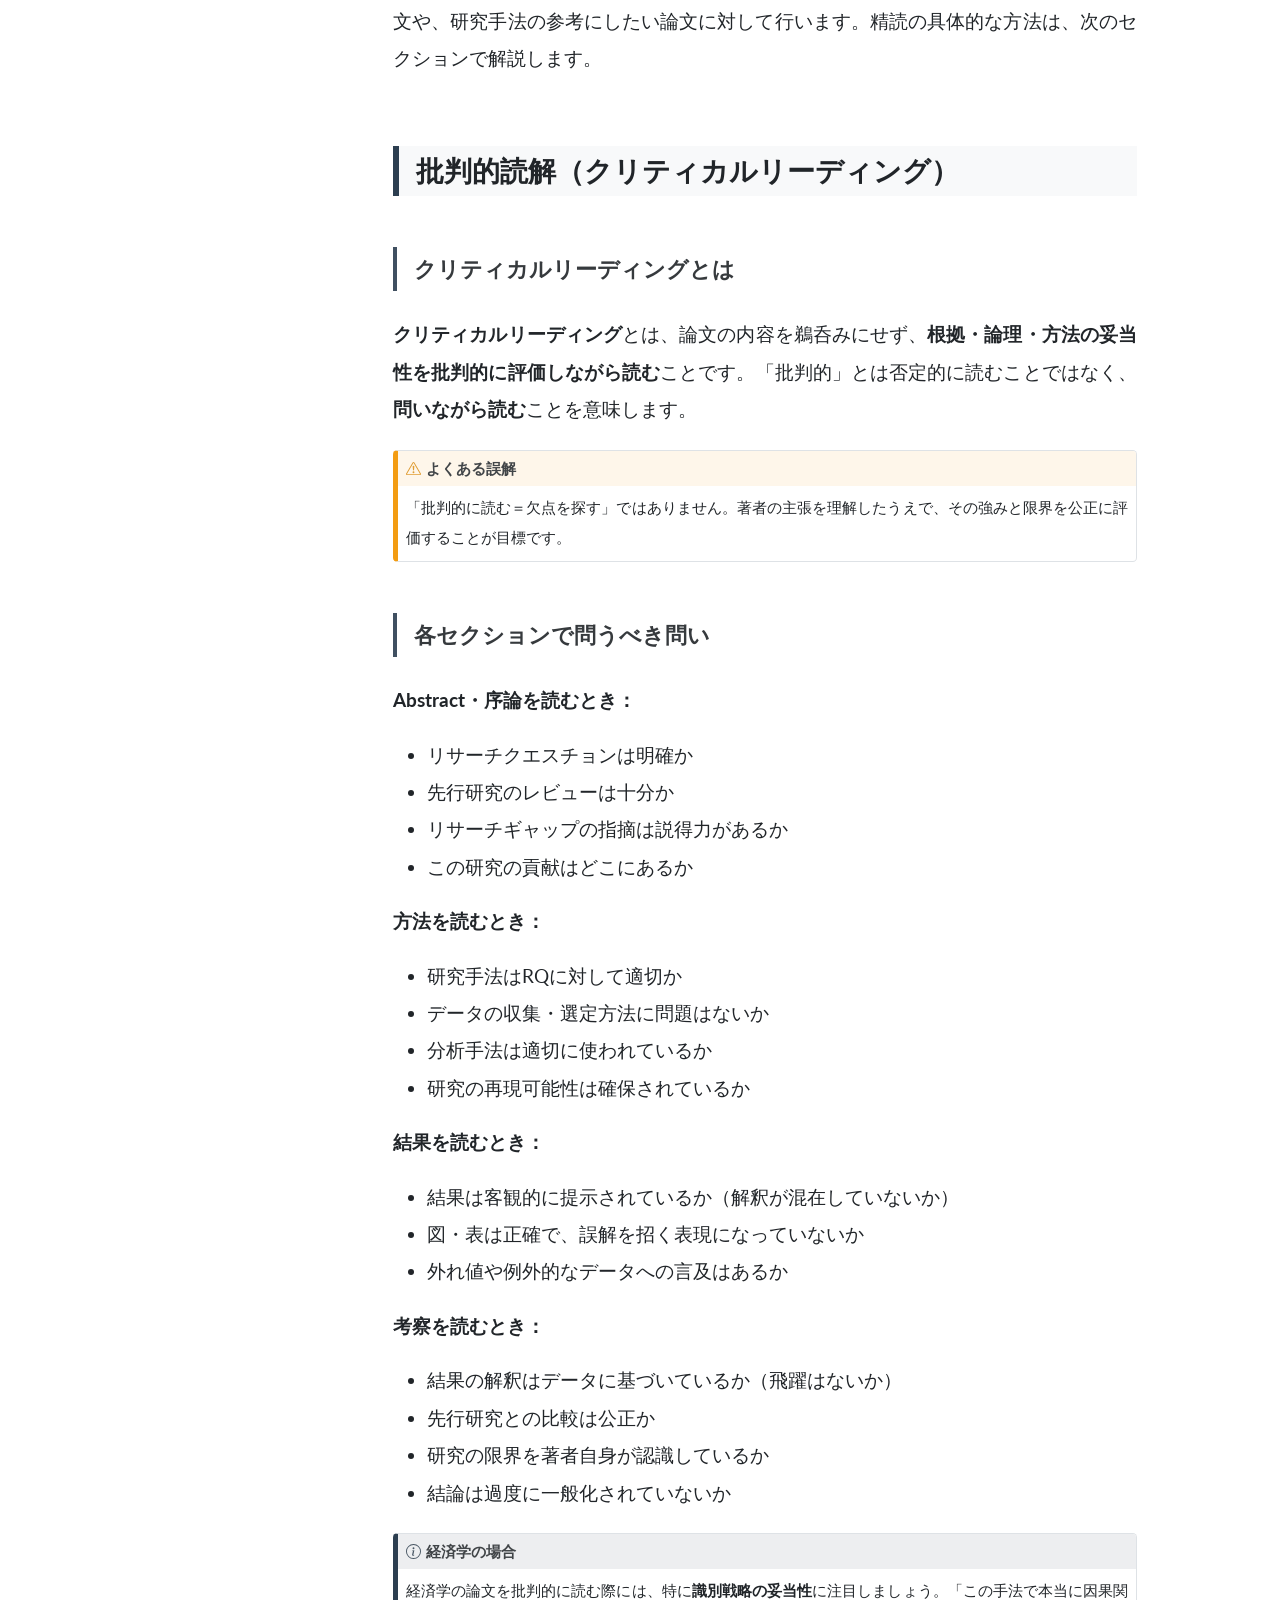
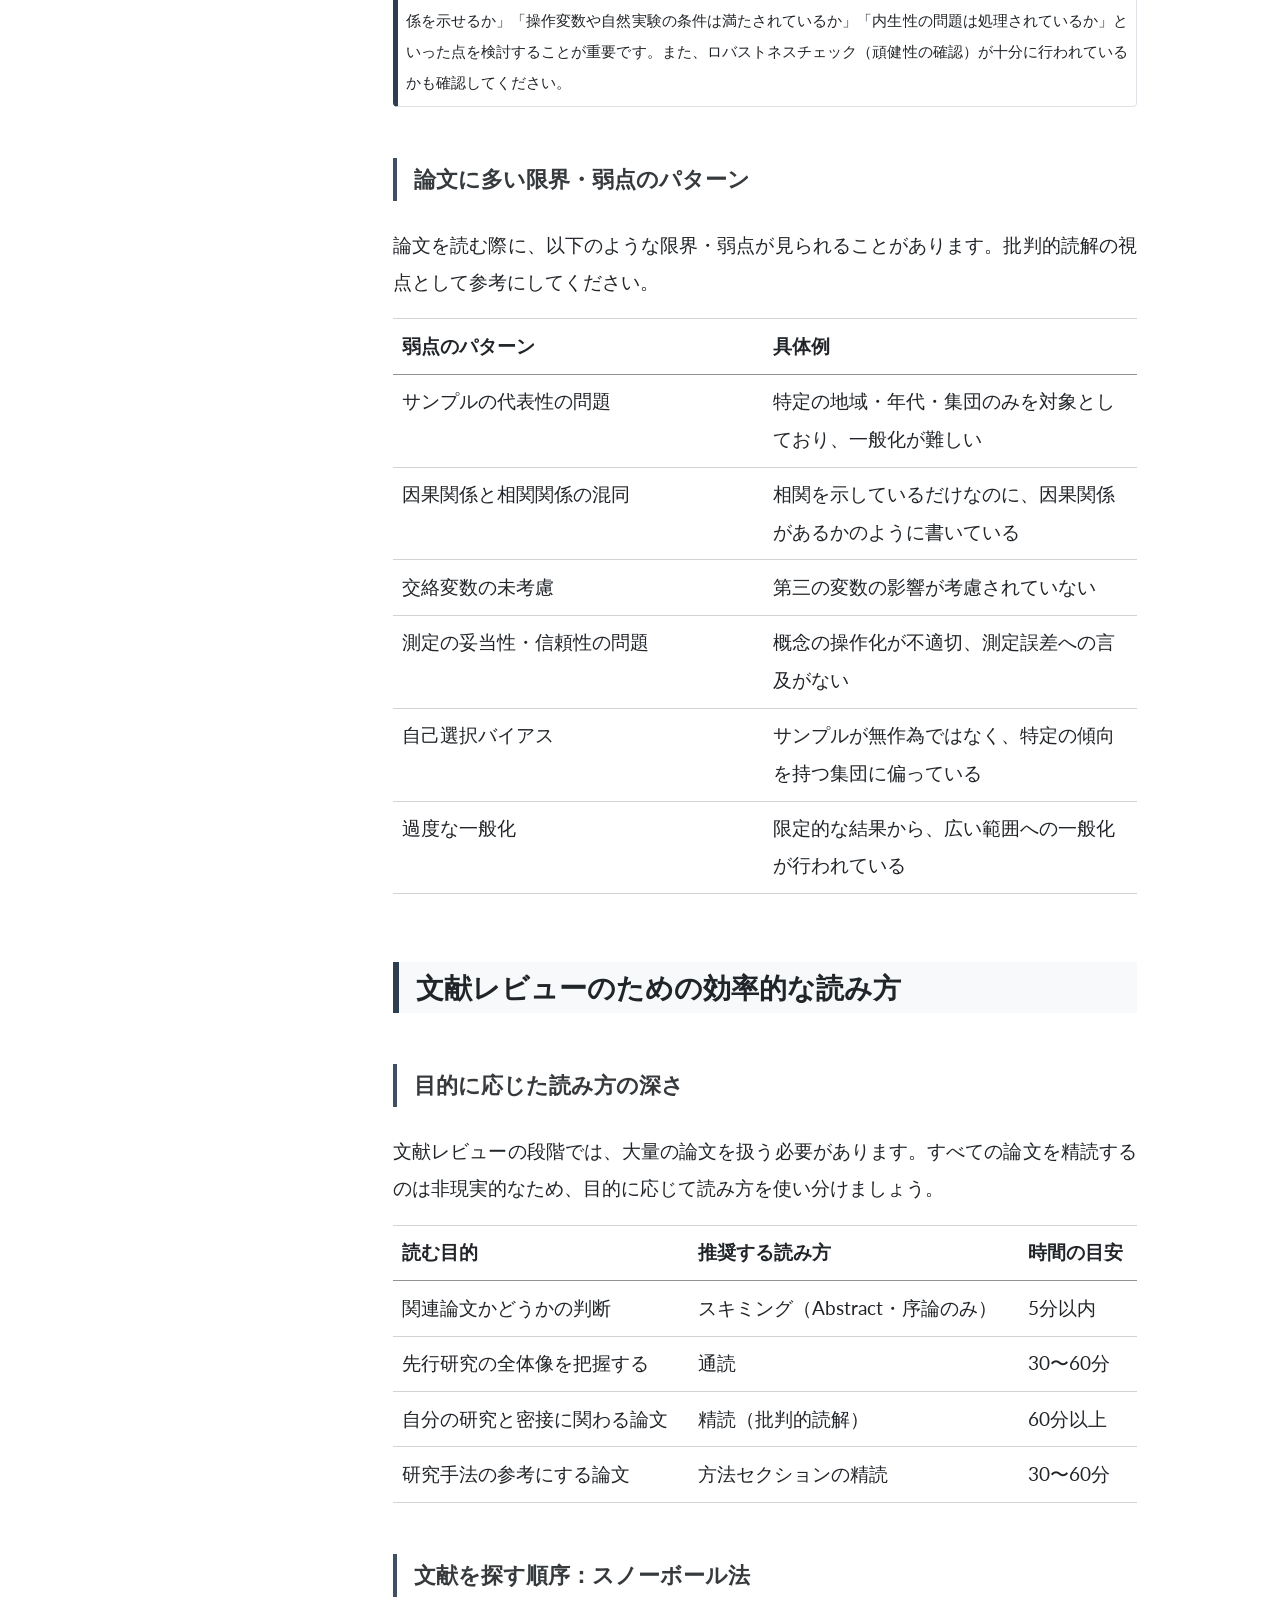
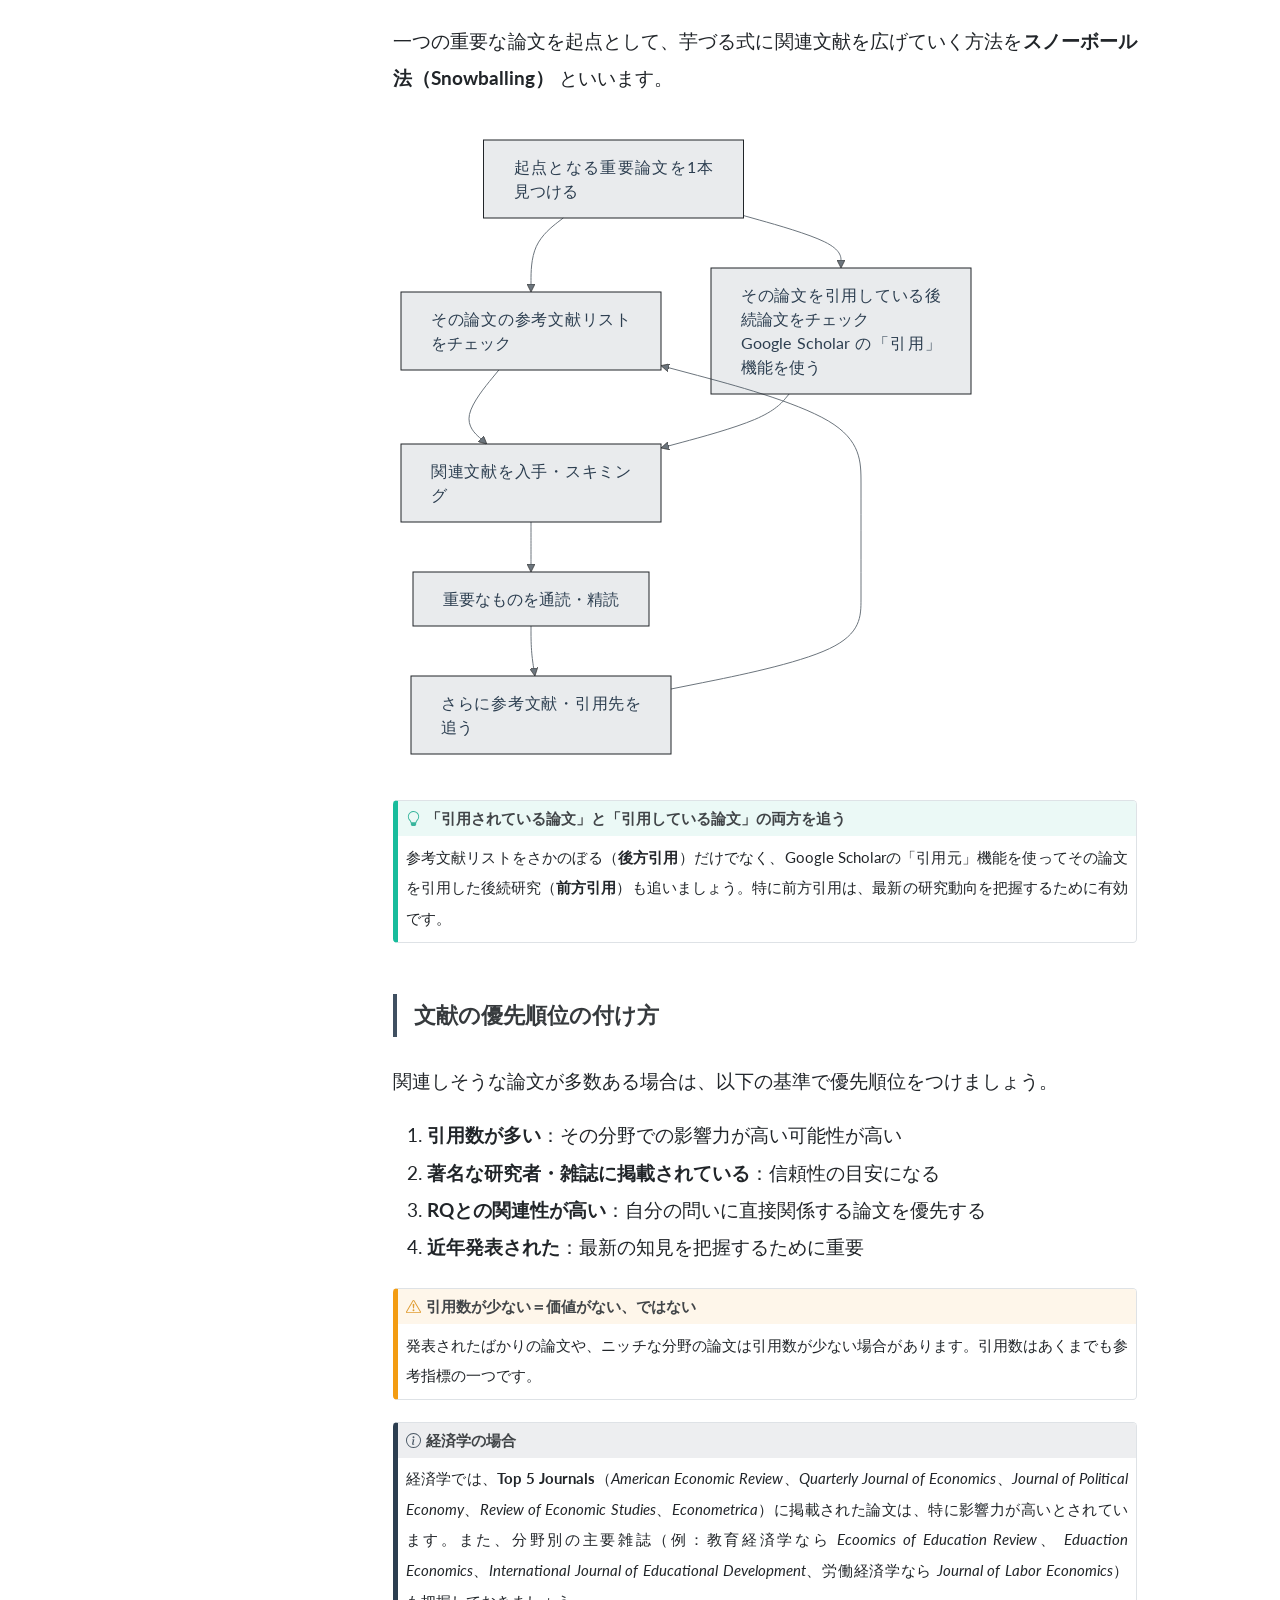
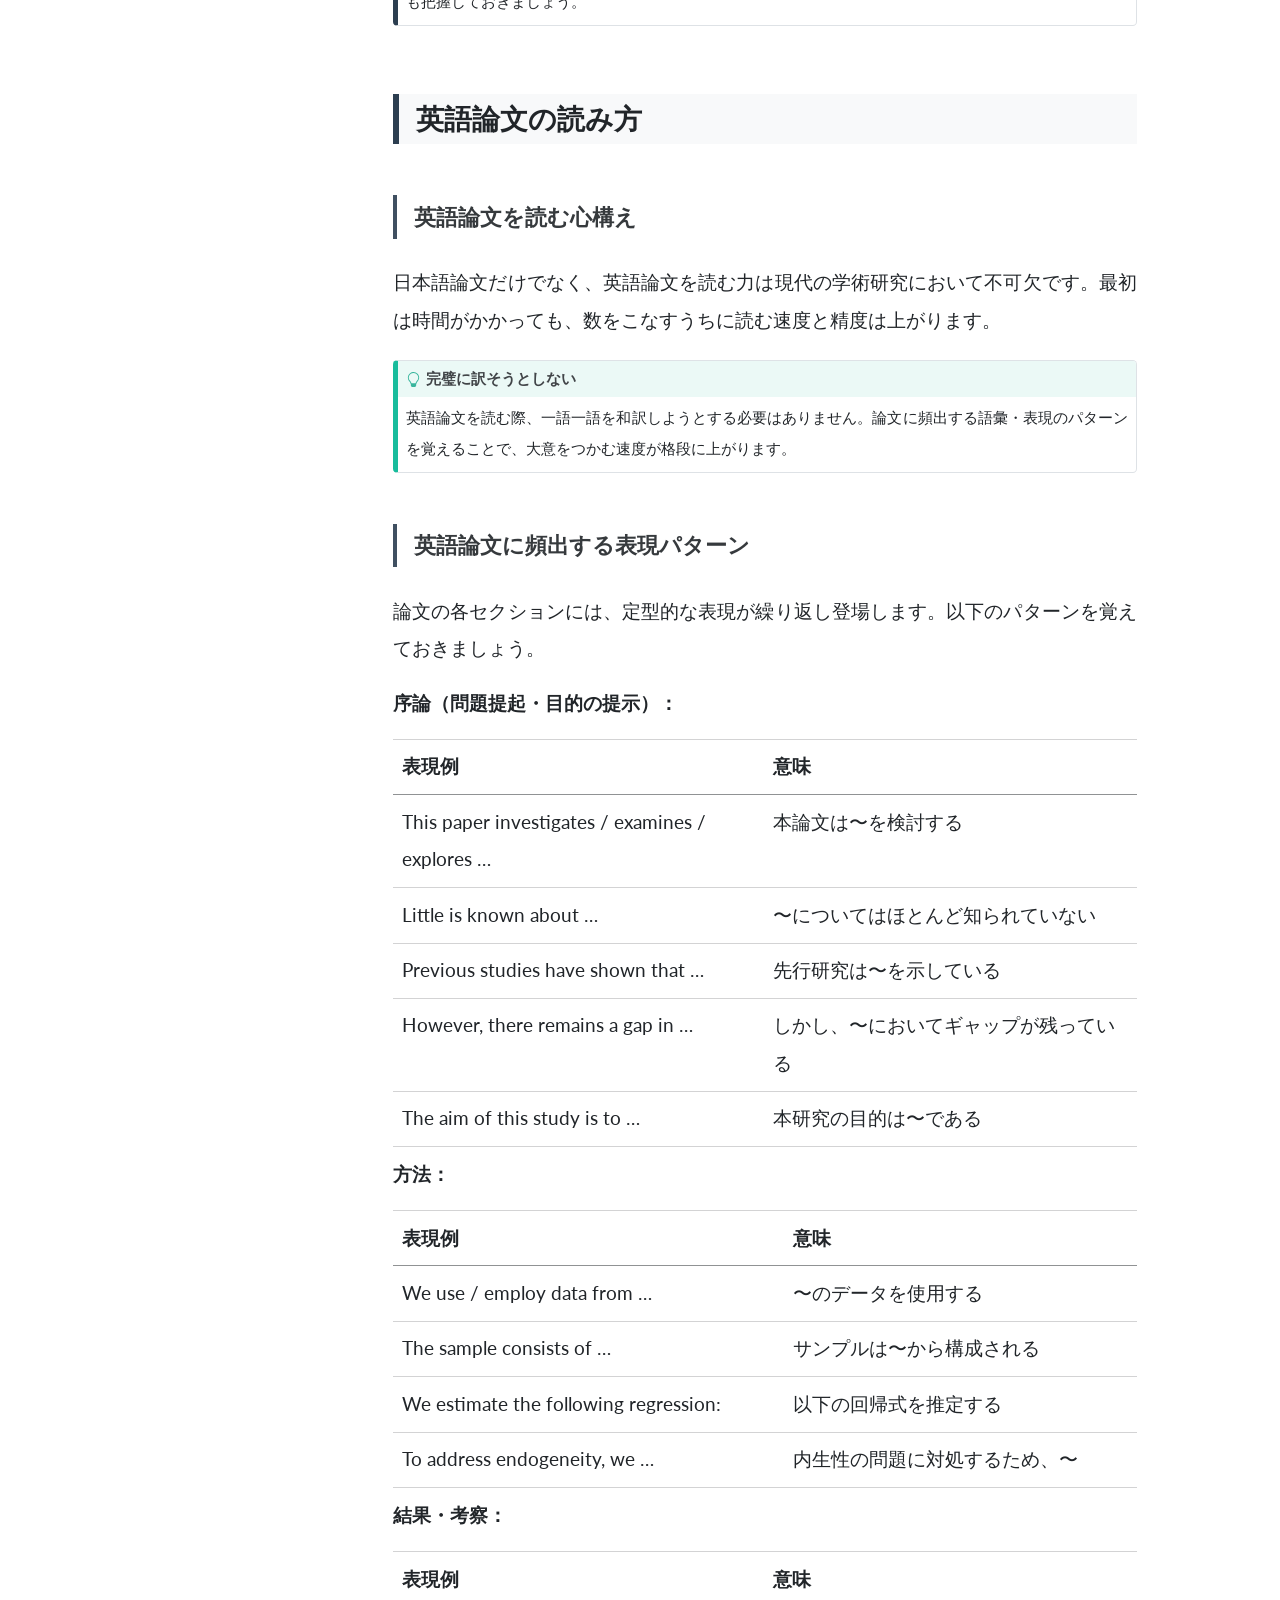
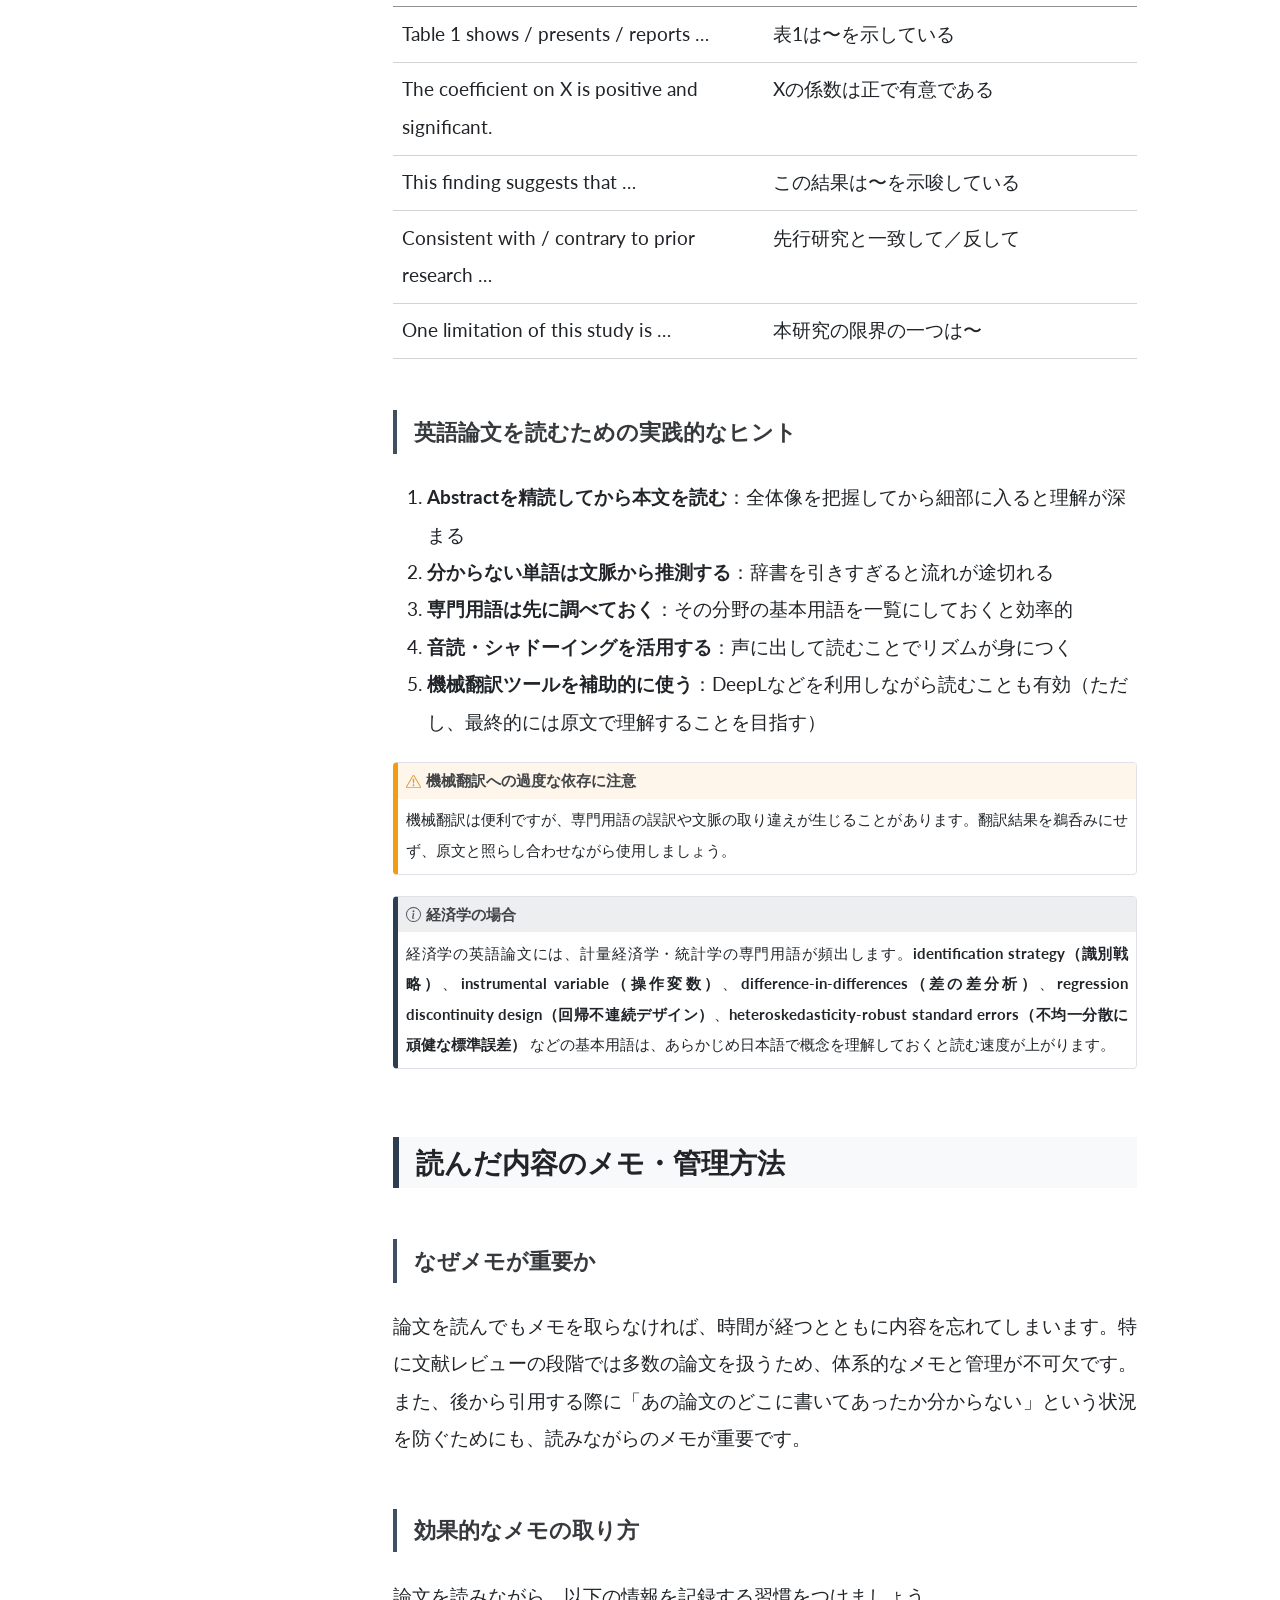
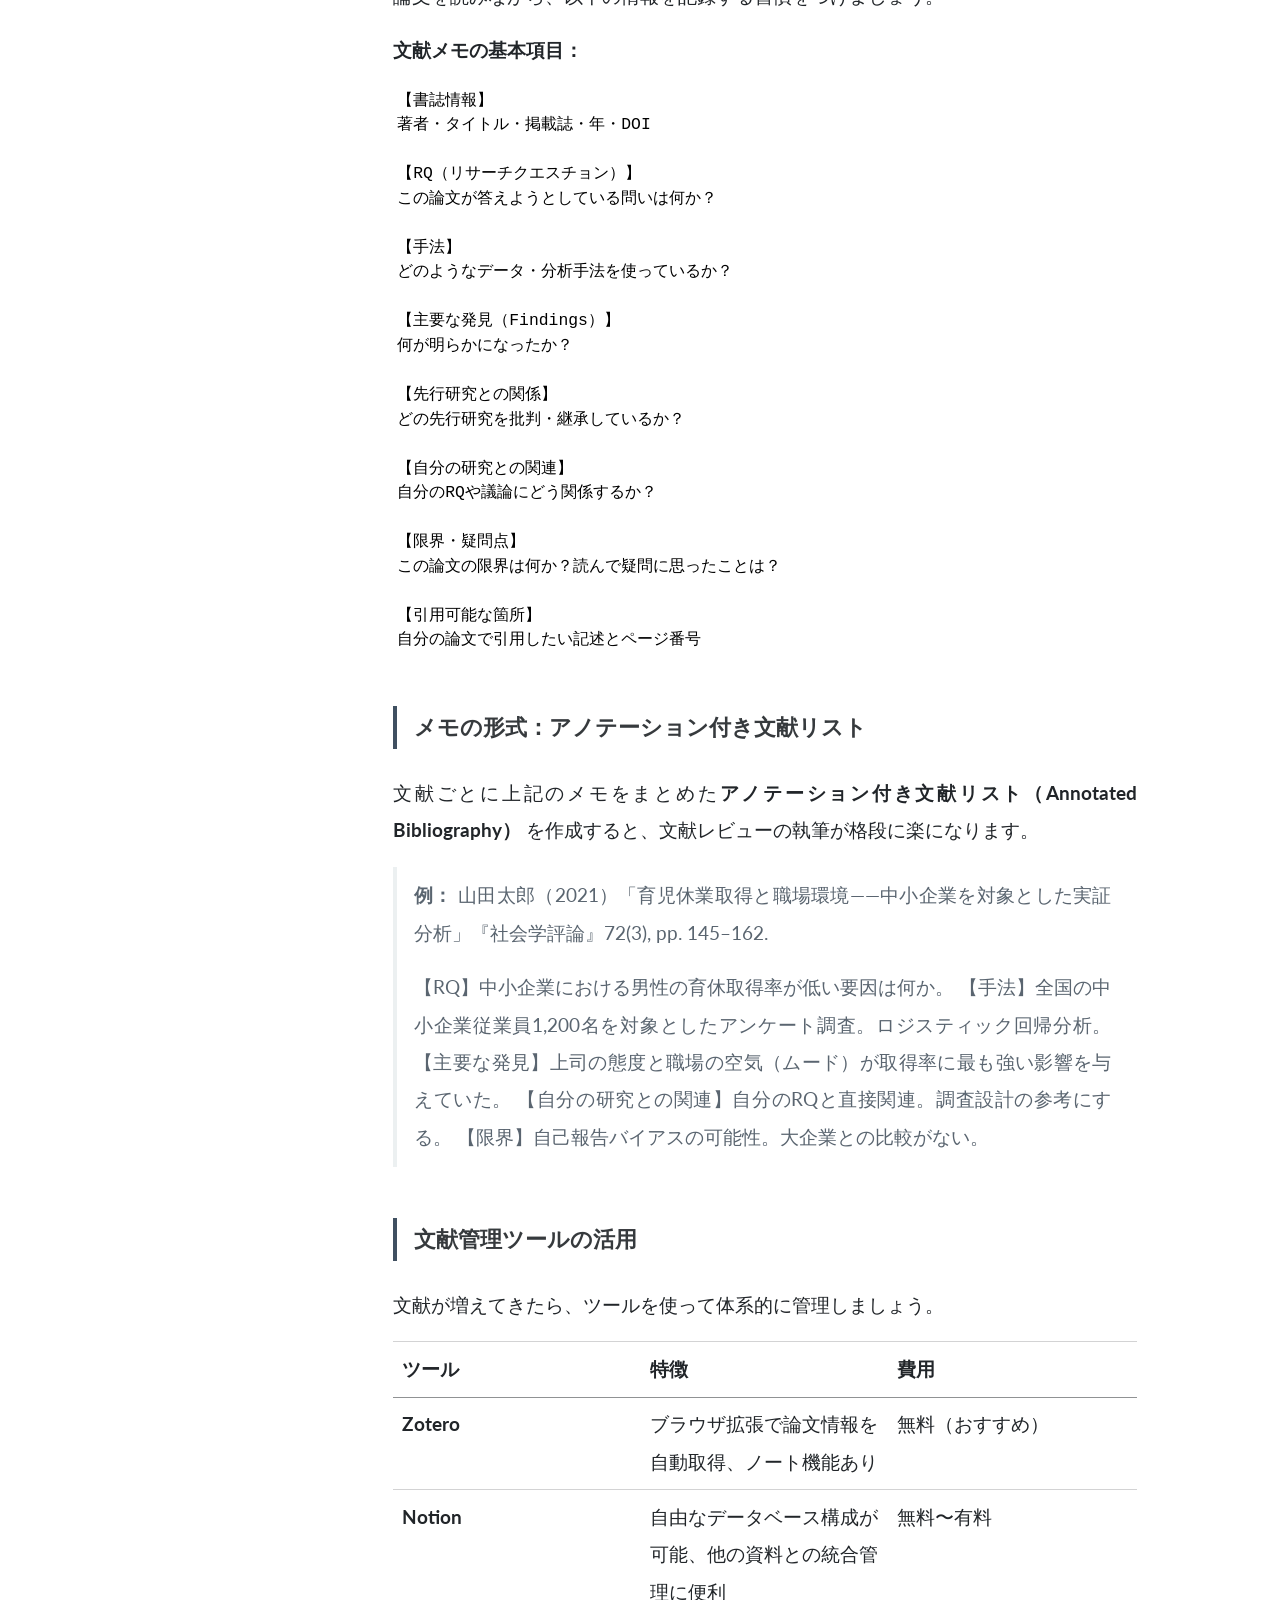
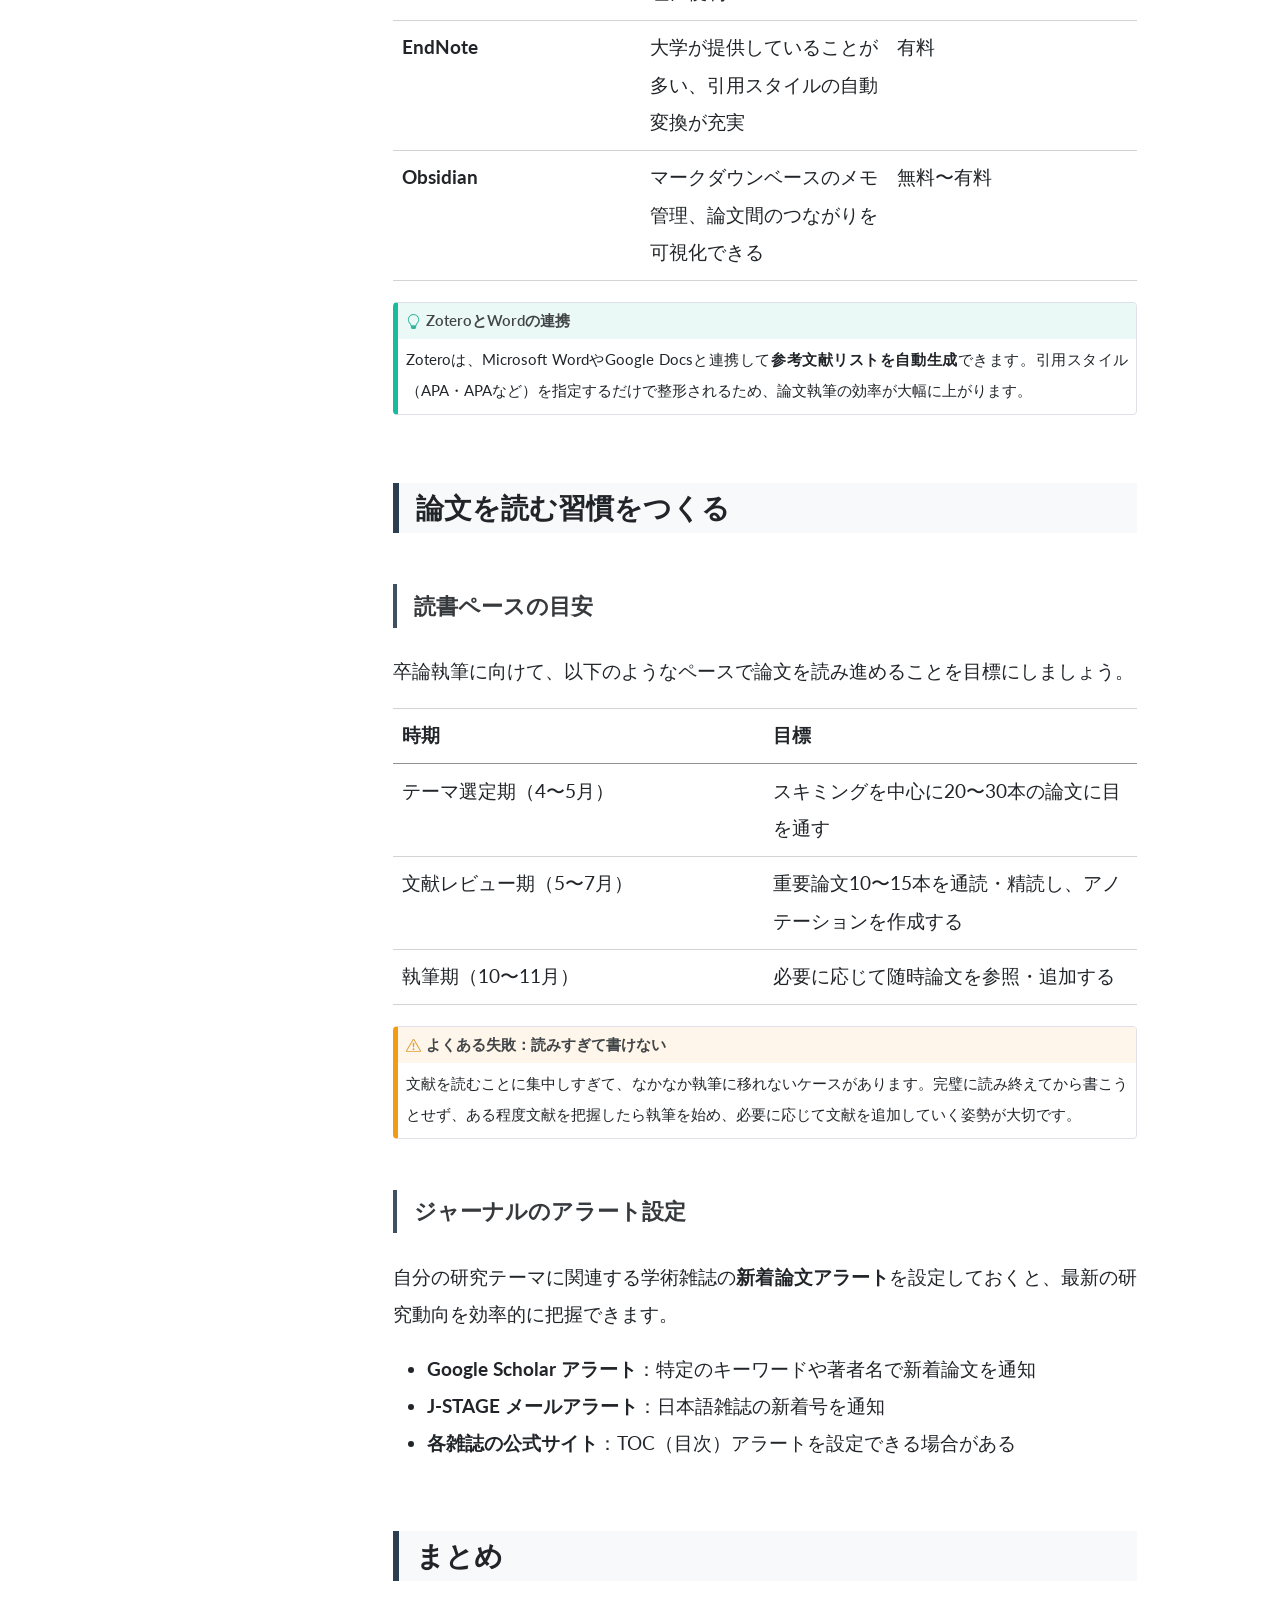
<file: article_read.html>
<!DOCTYPE html>
<html xmlns="http://www.w3.org/1999/xhtml" lang="en" xml:lang="en"><head>

<meta charset="utf-8">
<meta name="generator" content="quarto-1.8.27">

<meta name="viewport" content="width=device-width, initial-scale=1.0, user-scalable=yes">

<meta name="description" content="2026年度 2年生・木曜日 3時限（13:50-15:35） 3年生・木曜日 4時限（15:45-17:30） 教室： C 館 601 教室">

<title>論文の読み方 – ゼミナール</title>
<style>
code{white-space: pre-wrap;}
span.smallcaps{font-variant: small-caps;}
div.columns{display: flex; gap: min(4vw, 1.5em);}
div.column{flex: auto; overflow-x: auto;}
div.hanging-indent{margin-left: 1.5em; text-indent: -1.5em;}
ul.task-list{list-style: none;}
ul.task-list li input[type="checkbox"] {
  width: 0.8em;
  margin: 0 0.8em 0.2em -1em; /* quarto-specific, see https://github.com/quarto-dev/quarto-cli/issues/4556 */ 
  vertical-align: middle;
}
</style>


<script src="site_libs/quarto-nav/quarto-nav.js"></script>
<script src="site_libs/quarto-nav/headroom.min.js"></script>
<script src="site_libs/clipboard/clipboard.min.js"></script>
<script src="site_libs/quarto-search/autocomplete.umd.js"></script>
<script src="site_libs/quarto-search/fuse.min.js"></script>
<script src="site_libs/quarto-search/quarto-search.js"></script>
<meta name="quarto:offset" content="./">
<link href="./article_write.html" rel="next">
<link href="./social_good.html" rel="prev">
<script src="site_libs/quarto-html/quarto.js" type="module"></script>
<script src="site_libs/quarto-html/tabsets/tabsets.js" type="module"></script>
<script src="site_libs/quarto-html/axe/axe-check.js" type="module"></script>
<script src="site_libs/quarto-html/popper.min.js"></script>
<script src="site_libs/quarto-html/tippy.umd.min.js"></script>
<script src="site_libs/quarto-html/anchor.min.js"></script>
<link href="site_libs/quarto-html/tippy.css" rel="stylesheet">
<link href="site_libs/quarto-html/quarto-syntax-highlighting-ed96de9b727972fe78a7b5d16c58bf87.css" rel="stylesheet" id="quarto-text-highlighting-styles">
<script src="site_libs/bootstrap/bootstrap.min.js"></script>
<link href="site_libs/bootstrap/bootstrap-icons.css" rel="stylesheet">
<link href="site_libs/bootstrap/bootstrap-769085d14d2d0483843472aedb9f3690.min.css" rel="stylesheet" append-hash="true" id="quarto-bootstrap" data-mode="light">
<script id="quarto-search-options" type="application/json">{
  "location": "sidebar",
  "copy-button": false,
  "collapse-after": 3,
  "panel-placement": "start",
  "type": "textbox",
  "limit": 50,
  "keyboard-shortcut": [
    "f",
    "/",
    "s"
  ],
  "show-item-context": false,
  "language": {
    "search-no-results-text": "No results",
    "search-matching-documents-text": "matching documents",
    "search-copy-link-title": "Copy link to search",
    "search-hide-matches-text": "Hide additional matches",
    "search-more-match-text": "more match in this document",
    "search-more-matches-text": "more matches in this document",
    "search-clear-button-title": "Clear",
    "search-text-placeholder": "",
    "search-detached-cancel-button-title": "Cancel",
    "search-submit-button-title": "Submit",
    "search-label": "Search"
  }
}</script>
<script src="site_libs/quarto-diagram/mermaid.min.js"></script>
<script src="site_libs/quarto-diagram/mermaid-init.js"></script>
<link href="site_libs/quarto-diagram/mermaid.css" rel="stylesheet">
<meta name="robots" content="noindex, nofollow">


</head>

<body class="nav-sidebar floating fullcontent quarto-light">

<div id="quarto-search-results"></div>
  <header id="quarto-header" class="headroom fixed-top">
  <nav class="quarto-secondary-nav">
    <div class="container-fluid d-flex">
      <button type="button" class="quarto-btn-toggle btn" data-bs-toggle="collapse" role="button" data-bs-target=".quarto-sidebar-collapse-item" aria-controls="quarto-sidebar" aria-expanded="false" aria-label="Toggle sidebar navigation" onclick="if (window.quartoToggleHeadroom) { window.quartoToggleHeadroom(); }">
        <i class="bi bi-layout-text-sidebar-reverse"></i>
      </button>
        <nav class="quarto-page-breadcrumbs" aria-label="breadcrumb"><ol class="breadcrumb"><li class="breadcrumb-item"><a href="./article_read.html"><span class="chapter-title">論文の読み方</span></a></li></ol></nav>
        <a class="flex-grow-1" role="navigation" data-bs-toggle="collapse" data-bs-target=".quarto-sidebar-collapse-item" aria-controls="quarto-sidebar" aria-expanded="false" aria-label="Toggle sidebar navigation" onclick="if (window.quartoToggleHeadroom) { window.quartoToggleHeadroom(); }">      
        </a>
      <button type="button" class="btn quarto-search-button" aria-label="Search" onclick="window.quartoOpenSearch();">
        <i class="bi bi-search"></i>
      </button>
    </div>
  </nav>
</header>
<!-- content -->
<div id="quarto-content" class="quarto-container page-columns page-rows-contents page-layout-article">
<!-- sidebar -->
  <nav id="quarto-sidebar" class="sidebar collapse collapse-horizontal quarto-sidebar-collapse-item sidebar-navigation floating overflow-auto">
    <div class="pt-lg-2 mt-2 text-left sidebar-header">
    <div class="sidebar-title mb-0 py-0">
      <a href="./">ゼミナール</a> 
    </div>
      </div>
        <div class="mt-2 flex-shrink-0 align-items-center">
        <div class="sidebar-search">
        <div id="quarto-search" class="" title="Search"></div>
        </div>
        </div>
    <div class="sidebar-menu-container"> 
    <ul class="list-unstyled mt-1">
        <li class="sidebar-item">
  <div class="sidebar-item-container"> 
  <a href="./index.html" class="sidebar-item-text sidebar-link">
 <span class="menu-text">はじめに</span></a>
  </div>
</li>
        <li class="sidebar-item">
  <div class="sidebar-item-container"> 
  <a href="./icebreak.html" class="sidebar-item-text sidebar-link"><span class="chapter-title">アイスブレイク（IB）</span></a>
  </div>
</li>
        <li class="sidebar-item">
  <div class="sidebar-item-container"> 
  <a href="./lightning_talks.html" class="sidebar-item-text sidebar-link"><span class="chapter-title">ライトニングトーク（LT）</span></a>
  </div>
</li>
        <li class="sidebar-item">
  <div class="sidebar-item-container"> 
  <a href="./guests_visits.html" class="sidebar-item-text sidebar-link"><span class="chapter-title">ゲスト・訪問視察</span></a>
  </div>
</li>
        <li class="sidebar-item">
  <div class="sidebar-item-container"> 
  <a href="./social_good.html" class="sidebar-item-text sidebar-link"><span class="chapter-title">Social Good な取り組み紹介</span></a>
  </div>
</li>
        <li class="sidebar-item">
  <div class="sidebar-item-container"> 
  <a href="./article_read.html" class="sidebar-item-text sidebar-link active"><span class="chapter-title">論文の読み方</span></a>
  </div>
</li>
        <li class="sidebar-item">
  <div class="sidebar-item-container"> 
  <a href="./article_write.html" class="sidebar-item-text sidebar-link"><span class="chapter-title">論文の書き方</span></a>
  </div>
</li>
        <li class="sidebar-item">
  <div class="sidebar-item-container"> 
  <a href="./email.html" class="sidebar-item-text sidebar-link"><span class="chapter-title">メールの書き方</span></a>
  </div>
</li>
        <li class="sidebar-item">
  <div class="sidebar-item-container"> 
  <a href="./teams_zoom.html" class="sidebar-item-text sidebar-link"><span class="chapter-title">Teams・Zoom の使い方</span></a>
  </div>
</li>
        <li class="sidebar-item">
  <div class="sidebar-item-container"> 
  <a href="./references.html" class="sidebar-item-text sidebar-link">
 <span class="menu-text">参考文献</span></a>
  </div>
</li>
    </ul>
    </div>
</nav>
<div id="quarto-sidebar-glass" class="quarto-sidebar-collapse-item" data-bs-toggle="collapse" data-bs-target=".quarto-sidebar-collapse-item"></div>
<!-- margin-sidebar -->
    
<!-- main -->
<main class="content" id="quarto-document-content">

<header id="title-block-header" class="quarto-title-block default">
<div class="quarto-title">
<h1 class="title"><span class="chapter-title">論文の読み方</span></h1>
</div>



<div class="quarto-title-meta">

    
  
    
  </div>
  


</header>


<div style="margin-top: 3.0em;">

</div>
<section id="はじめに" class="level2">
<h2 class="anchored" data-anchor-id="はじめに">はじめに</h2>
<p>卒業論文を書くためには、まず先行研究を<strong>読みこなす力</strong>が必要です。しかし、「論文を読む」ことは、小説や教科書を読むこととは大きく異なります。論文には独自の構造・作法・論理があり、それを理解したうえで読まなければ、内容を正確に把握することも、自分の研究に活かすことも難しくなります。</p>
<p>本資料では、学術論文を効果的に読むための基本的な考え方と具体的な方法を解説します。論文の<strong>書き方</strong>を学ぶ前提として、まず論文の<strong>読み方</strong>を身につけましょう。</p>
</section>
<section id="なぜ論文を読むのか" class="level2">
<h2 class="anchored" data-anchor-id="なぜ論文を読むのか">なぜ論文を読むのか</h2>
<p>論文を読む目的は、単に情報を得ることだけではありません。卒論執筆の文脈では、以下の目的があります。</p>
<ol type="1">
<li><strong>自分の研究テーマの背景を理解する</strong>：その分野でどのような問いが立てられ、何が明らかにされてきたかを把握する</li>
<li><strong>リサーチギャップを発見する</strong>：既存研究が答えていない問いを見つけ、自分のリサーチクエスチョンを定める</li>
<li><strong>研究手法を学ぶ</strong>：優れた論文から分析手法・調査設計・論述の仕方を吸収する</li>
<li><strong>引用・参考文献を収集する</strong>：自分の論文で引用すべき文献を選定する</li>
</ol>
<div class="callout callout-style-default callout-tip callout-titled">
<div class="callout-header d-flex align-content-center">
<div class="callout-icon-container">
<i class="callout-icon"></i>
</div>
<div class="callout-title-container flex-fill">
<span class="screen-reader-only">Tip</span>読む目的を明確にしよう
</div>
</div>
<div class="callout-body-container callout-body">
<p>論文を読み始める前に「なぜこの論文を読むのか」を自問しましょう。目的によって読み方の深さや注目すべき箇所が変わります。</p>
</div>
</div>
</section>
<section id="学術論文の種類と構造" class="level2">
<h2 class="anchored" data-anchor-id="学術論文の種類と構造">学術論文の種類と構造</h2>
<section id="学術論文の種類" class="level3">
<h3 class="anchored" data-anchor-id="学術論文の種類">学術論文の種類</h3>
<p>一口に「論文」といっても、さまざまな種類があります。それぞれの特徴を理解しておきましょう。</p>
<table class="caption-top table">
<colgroup>
<col style="width: 50%">
<col style="width: 50%">
</colgroup>
<thead>
<tr class="header">
<th>種類</th>
<th>特徴</th>
</tr>
</thead>
<tbody>
<tr class="odd">
<td>査読付き学術論文（Refereed Article）</td>
<td>専門家による審査（査読）を経て学術雑誌に掲載。最も信頼性が高い</td>
</tr>
<tr class="even">
<td>学術書・編著（Book / Edited Volume）</td>
<td>単著または複数の著者による章からなる書籍。論文より長く包括的な議論が可能</td>
</tr>
<tr class="odd">
<td>ワーキングペーパー（Working Paper）</td>
<td>査読前の研究成果。NBERやSSRNに掲載されることが多い。最新だが未確定</td>
</tr>
<tr class="even">
<td>学会発表論文（Conference Paper）</td>
<td>学術大会での発表原稿。査読なし〜あり、精度はさまざま</td>
</tr>
<tr class="odd">
<td>修士・博士論文</td>
<td>大学院生の学位論文。CiNiiなどで検索可能</td>
</tr>
</tbody>
</table>
<div class="callout callout-style-default callout-note callout-titled">
<div class="callout-header d-flex align-content-center">
<div class="callout-icon-container">
<i class="callout-icon"></i>
</div>
<div class="callout-title-container flex-fill">
<span class="screen-reader-only">Note</span>経済学の場合
</div>
</div>
<div class="callout-body-container callout-body">
<p>経済学では、<strong>NBERワーキングペーパー</strong>や<strong>SSRNプレプリント</strong>が最先端の議論の場として機能しており、査読論文に先行して読まれることが多いです。ただし、未査読であることを意識し、批判的に読む姿勢が重要です。</p>
</div>
</div>
</section>
<section id="imrad形式を理解する" class="level3">
<h3 class="anchored" data-anchor-id="imrad形式を理解する">IMRaD形式を理解する</h3>
<p>多くの社会科学系論文は、<strong>IMRaD形式</strong>で書かれています。この構造を頭に入れておくことで、論文全体の見通しが立てやすくなります。</p>
<table class="caption-top table">
<colgroup>
<col style="width: 33%">
<col style="width: 33%">
<col style="width: 33%">
</colgroup>
<thead>
<tr class="header">
<th>セクション</th>
<th>内容</th>
<th>読む際のポイント</th>
</tr>
</thead>
<tbody>
<tr class="odd">
<td><strong>Abstract（要旨）</strong></td>
<td>論文全体の要約（150〜250語程度）</td>
<td>まず必ずここを読む</td>
</tr>
<tr class="even">
<td><strong>Introduction（序論）</strong></td>
<td>背景・先行研究・RQ・論文の構成</td>
<td>何を問い、何を明らかにするかを把握する</td>
</tr>
<tr class="odd">
<td><strong>Methods（方法）</strong></td>
<td>データ・分析手法・研究デザイン</td>
<td>どうやって結論を出したかを確認する</td>
</tr>
<tr class="even">
<td><strong>Results（結果）</strong></td>
<td>分析結果の提示</td>
<td>主要な発見を確認する（解釈はDiscussionで）</td>
</tr>
<tr class="odd">
<td><strong>Discussion（考察）</strong></td>
<td>結果の解釈・先行研究との比較・限界</td>
<td>著者がどう解釈し、何を主張しているかを読む</td>
</tr>
<tr class="even">
<td><strong>References（参考文献）</strong></td>
<td>引用文献リスト</td>
<td>関連文献の発見に使う</td>
</tr>
</tbody>
</table>
<div class="callout callout-style-default callout-note callout-titled">
<div class="callout-header d-flex align-content-center">
<div class="callout-icon-container">
<i class="callout-icon"></i>
</div>
<div class="callout-title-container flex-fill">
<span class="screen-reader-only">Note</span>経済学の場合
</div>
</div>
<div class="callout-body-container callout-body">
<p>経済学の論文では、<strong>序論に分析結果の概要が含まれている</strong>ことが多く、序論を精読するだけで論文の核心をつかめることがあります。また、方法セクションには回帰モデルの定式化や識別戦略の説明が数式で記されていることが多いため、計量経済学の基礎知識とあわせて読む必要があります。</p>
</div>
</div>
</section>
</section>
<section id="論文の読み方3段階アプローチ" class="level2">
<h2 class="anchored" data-anchor-id="論文の読み方3段階アプローチ">論文の読み方：3段階アプローチ</h2>
<p>論文を最初から最後まで通読するのは非効率な場合があります。目的に応じた<strong>3段階の読み方</strong>を身につけましょう。</p>
<div class="cell" data-layout-align="default">
<div class="cell-output-display">
<div>
<p></p><figure class="figure"><p></p>
<div>
<pre class="mermaid mermaid-js">flowchart LR
    A["第1段階&lt;br/&gt;スキミング&lt;br/&gt;5〜10分"] --&gt; B["第2段階&lt;br/&gt;通読&lt;br/&gt;30〜60分"]
    B --&gt; C["第3段階&lt;br/&gt;精読&lt;br/&gt;60分〜"]
    A --&gt;|"この論文は&lt;br/&gt;不要と判断"| D[除外]
    B --&gt;|"重要度が&lt;br/&gt;低いと判断"| E[メモのみ]
</pre>
</div>
<p></p></figure><p></p>
</div>
</div>
</div>
<section id="第1段階スキミング全体把握" class="level3">
<h3 class="anchored" data-anchor-id="第1段階スキミング全体把握">第1段階：スキミング（全体把握）</h3>
<p>スキミングとは、論文の全体像を<strong>5〜10分で素早く把握する</strong>読み方です。精読すべき論文かどうかを判断するために行います。</p>
<p><strong>スキミングで読む箇所：</strong></p>
<ol type="1">
<li><strong>タイトル</strong>：何を扱っているか</li>
<li><strong>Abstract（要旨）</strong>：問い・手法・主要な結論を確認</li>
<li><strong>序論の最初と最後</strong>：背景とRQを確認</li>
<li><strong>図・表</strong>：何を示しているかを視覚的に把握</li>
<li><strong>考察・結論の最初の段落</strong>：何が明らかになったかを確認</li>
</ol>
<div class="callout callout-style-default callout-tip callout-titled">
<div class="callout-header d-flex align-content-center">
<div class="callout-icon-container">
<i class="callout-icon"></i>
</div>
<div class="callout-title-container flex-fill">
<span class="screen-reader-only">Tip</span>スキミングの判断基準
</div>
</div>
<div class="callout-body-container callout-body">
<p>スキミング後に「自分の研究に関連があるか」「信頼できる研究か」を判断します。関連が低いと判断した論文は、無理に精読しなくてかまいません。</p>
</div>
</div>
</section>
<section id="第2段階通読内容理解" class="level3">
<h3 class="anchored" data-anchor-id="第2段階通読内容理解">第2段階：通読（内容理解）</h3>
<p>スキミングで「重要」と判断した論文を、<strong>論文の流れに沿って一通り読む</strong>段階です。細部にこだわらず、論文の論理の流れをつかむことを優先します。</p>
<p><strong>通読時に意識すること：</strong></p>
<ul>
<li>著者が主張していることは何か（主張）</li>
<li>その主張の根拠は何か（証拠）</li>
<li>結論はどのように導かれているか（論理）</li>
<li>自分の研究と関連する箇所はどこか</li>
</ul>
</section>
<section id="第3段階精読批判的読解" class="level3">
<h3 class="anchored" data-anchor-id="第3段階精読批判的読解">第3段階：精読（批判的読解）</h3>
<p>精読は、論文の内容を<strong>批判的・分析的に深く読む</strong>段階です。自分の研究に深く関わる論文や、研究手法の参考にしたい論文に対して行います。精読の具体的な方法は、次のセクションで解説します。</p>
</section>
</section>
<section id="批判的読解クリティカルリーディング" class="level2">
<h2 class="anchored" data-anchor-id="批判的読解クリティカルリーディング">批判的読解（クリティカルリーディング）</h2>
<section id="クリティカルリーディングとは" class="level3">
<h3 class="anchored" data-anchor-id="クリティカルリーディングとは">クリティカルリーディングとは</h3>
<p><strong>クリティカルリーディング</strong>とは、論文の内容を鵜呑みにせず、<strong>根拠・論理・方法の妥当性を批判的に評価しながら読む</strong>ことです。「批判的」とは否定的に読むことではなく、<strong>問いながら読む</strong>ことを意味します。</p>
<div class="callout callout-style-default callout-warning callout-titled">
<div class="callout-header d-flex align-content-center">
<div class="callout-icon-container">
<i class="callout-icon"></i>
</div>
<div class="callout-title-container flex-fill">
<span class="screen-reader-only">Warning</span>よくある誤解
</div>
</div>
<div class="callout-body-container callout-body">
<p>「批判的に読む＝欠点を探す」ではありません。著者の主張を理解したうえで、その強みと限界を公正に評価することが目標です。</p>
</div>
</div>
</section>
<section id="各セクションで問うべき問い" class="level3">
<h3 class="anchored" data-anchor-id="各セクションで問うべき問い">各セクションで問うべき問い</h3>
<p><strong>Abstract・序論を読むとき：</strong></p>
<ul>
<li>リサーチクエスチョンは明確か</li>
<li>先行研究のレビューは十分か</li>
<li>リサーチギャップの指摘は説得力があるか</li>
<li>この研究の貢献はどこにあるか</li>
</ul>
<p><strong>方法を読むとき：</strong></p>
<ul>
<li>研究手法はRQに対して適切か</li>
<li>データの収集・選定方法に問題はないか</li>
<li>分析手法は適切に使われているか</li>
<li>研究の再現可能性は確保されているか</li>
</ul>
<p><strong>結果を読むとき：</strong></p>
<ul>
<li>結果は客観的に提示されているか（解釈が混在していないか）</li>
<li>図・表は正確で、誤解を招く表現になっていないか</li>
<li>外れ値や例外的なデータへの言及はあるか</li>
</ul>
<p><strong>考察を読むとき：</strong></p>
<ul>
<li>結果の解釈はデータに基づいているか（飛躍はないか）</li>
<li>先行研究との比較は公正か</li>
<li>研究の限界を著者自身が認識しているか</li>
<li>結論は過度に一般化されていないか</li>
</ul>
<div class="callout callout-style-default callout-note callout-titled">
<div class="callout-header d-flex align-content-center">
<div class="callout-icon-container">
<i class="callout-icon"></i>
</div>
<div class="callout-title-container flex-fill">
<span class="screen-reader-only">Note</span>経済学の場合
</div>
</div>
<div class="callout-body-container callout-body">
<p>経済学の論文を批判的に読む際には、特に<strong>識別戦略の妥当性</strong>に注目しましょう。「この手法で本当に因果関係を示せるか」「操作変数や自然実験の条件は満たされているか」「内生性の問題は処理されているか」といった点を検討することが重要です。また、ロバストネスチェック（頑健性の確認）が十分に行われているかも確認してください。</p>
</div>
</div>
</section>
<section id="論文に多い限界弱点のパターン" class="level3">
<h3 class="anchored" data-anchor-id="論文に多い限界弱点のパターン">論文に多い限界・弱点のパターン</h3>
<p>論文を読む際に、以下のような限界・弱点が見られることがあります。批判的読解の視点として参考にしてください。</p>
<table class="caption-top table">
<colgroup>
<col style="width: 50%">
<col style="width: 50%">
</colgroup>
<thead>
<tr class="header">
<th>弱点のパターン</th>
<th>具体例</th>
</tr>
</thead>
<tbody>
<tr class="odd">
<td>サンプルの代表性の問題</td>
<td>特定の地域・年代・集団のみを対象としており、一般化が難しい</td>
</tr>
<tr class="even">
<td>因果関係と相関関係の混同</td>
<td>相関を示しているだけなのに、因果関係があるかのように書いている</td>
</tr>
<tr class="odd">
<td>交絡変数の未考慮</td>
<td>第三の変数の影響が考慮されていない</td>
</tr>
<tr class="even">
<td>測定の妥当性・信頼性の問題</td>
<td>概念の操作化が不適切、測定誤差への言及がない</td>
</tr>
<tr class="odd">
<td>自己選択バイアス</td>
<td>サンプルが無作為ではなく、特定の傾向を持つ集団に偏っている</td>
</tr>
<tr class="even">
<td>過度な一般化</td>
<td>限定的な結果から、広い範囲への一般化が行われている</td>
</tr>
</tbody>
</table>
</section>
</section>
<section id="文献レビューのための効率的な読み方" class="level2">
<h2 class="anchored" data-anchor-id="文献レビューのための効率的な読み方">文献レビューのための効率的な読み方</h2>
<section id="目的に応じた読み方の深さ" class="level3">
<h3 class="anchored" data-anchor-id="目的に応じた読み方の深さ">目的に応じた読み方の深さ</h3>
<p>文献レビューの段階では、大量の論文を扱う必要があります。すべての論文を精読するのは非現実的なため、目的に応じて読み方を使い分けましょう。</p>
<table class="caption-top table">
<thead>
<tr class="header">
<th>読む目的</th>
<th>推奨する読み方</th>
<th>時間の目安</th>
</tr>
</thead>
<tbody>
<tr class="odd">
<td>関連論文かどうかの判断</td>
<td>スキミング（Abstract・序論のみ）</td>
<td>5分以内</td>
</tr>
<tr class="even">
<td>先行研究の全体像を把握する</td>
<td>通読</td>
<td>30〜60分</td>
</tr>
<tr class="odd">
<td>自分の研究と密接に関わる論文</td>
<td>精読（批判的読解）</td>
<td>60分以上</td>
</tr>
<tr class="even">
<td>研究手法の参考にする論文</td>
<td>方法セクションの精読</td>
<td>30〜60分</td>
</tr>
</tbody>
</table>
</section>
<section id="文献を探す順序スノーボール法" class="level3">
<h3 class="anchored" data-anchor-id="文献を探す順序スノーボール法">文献を探す順序：スノーボール法</h3>
<p>一つの重要な論文を起点として、芋づる式に関連文献を広げていく方法を<strong>スノーボール法（Snowballing）</strong> といいます。</p>
<div class="cell" data-layout-align="default">
<div class="cell-output-display">
<div>
<p></p><figure class="figure"><p></p>
<div>
<pre class="mermaid mermaid-js">flowchart TD
    A[起点となる重要論文を1本見つける] --&gt; B[その論文の参考文献リストをチェック]
    A --&gt; C[その論文を引用している後続論文をチェック&lt;br/&gt;Google Scholar の「引用」機能を使う]
    B --&gt; D[関連文献を入手・スキミング]
    C --&gt; D
    D --&gt; E[重要なものを通読・精読]
    E --&gt; F[さらに参考文献・引用先を追う]
    F --&gt; B
</pre>
</div>
<p></p></figure><p></p>
</div>
</div>
</div>
<div class="callout callout-style-default callout-tip callout-titled">
<div class="callout-header d-flex align-content-center">
<div class="callout-icon-container">
<i class="callout-icon"></i>
</div>
<div class="callout-title-container flex-fill">
<span class="screen-reader-only">Tip</span>「引用されている論文」と「引用している論文」の両方を追う
</div>
</div>
<div class="callout-body-container callout-body">
<p>参考文献リストをさかのぼる（<strong>後方引用</strong>）だけでなく、Google Scholarの「引用元」機能を使ってその論文を引用した後続研究（<strong>前方引用</strong>）も追いましょう。特に前方引用は、最新の研究動向を把握するために有効です。</p>
</div>
</div>
</section>
<section id="文献の優先順位の付け方" class="level3">
<h3 class="anchored" data-anchor-id="文献の優先順位の付け方">文献の優先順位の付け方</h3>
<p>関連しそうな論文が多数ある場合は、以下の基準で優先順位をつけましょう。</p>
<ol type="1">
<li><strong>引用数が多い</strong>：その分野での影響力が高い可能性が高い</li>
<li><strong>著名な研究者・雑誌に掲載されている</strong>：信頼性の目安になる</li>
<li><strong>RQとの関連性が高い</strong>：自分の問いに直接関係する論文を優先する</li>
<li><strong>近年発表された</strong>：最新の知見を把握するために重要</li>
</ol>
<div class="callout callout-style-default callout-warning callout-titled">
<div class="callout-header d-flex align-content-center">
<div class="callout-icon-container">
<i class="callout-icon"></i>
</div>
<div class="callout-title-container flex-fill">
<span class="screen-reader-only">Warning</span>引用数が少ない＝価値がない、ではない
</div>
</div>
<div class="callout-body-container callout-body">
<p>発表されたばかりの論文や、ニッチな分野の論文は引用数が少ない場合があります。引用数はあくまでも参考指標の一つです。</p>
</div>
</div>
<div class="callout callout-style-default callout-note callout-titled">
<div class="callout-header d-flex align-content-center">
<div class="callout-icon-container">
<i class="callout-icon"></i>
</div>
<div class="callout-title-container flex-fill">
<span class="screen-reader-only">Note</span>経済学の場合
</div>
</div>
<div class="callout-body-container callout-body">
<p>経済学では、<strong>Top 5 Journals</strong>（<em>American Economic Review</em>、<em>Quarterly Journal of Economics</em>、<em>Journal of Political Economy</em>、<em>Review of Economic Studies</em>、<em>Econometrica</em>）に掲載された論文は、特に影響力が高いとされています。また、分野別の主要雑誌（例：教育経済学なら <em>Ecoomics of Education Review</em>、 <em>Eduaction Economics</em>、<em>International Journal of Educational Development</em>、労働経済学なら <em>Journal of Labor Economics</em>）も把握しておきましょう。</p>
</div>
</div>
</section>
</section>
<section id="英語論文の読み方" class="level2">
<h2 class="anchored" data-anchor-id="英語論文の読み方">英語論文の読み方</h2>
<section id="英語論文を読む心構え" class="level3">
<h3 class="anchored" data-anchor-id="英語論文を読む心構え">英語論文を読む心構え</h3>
<p>日本語論文だけでなく、英語論文を読む力は現代の学術研究において不可欠です。最初は時間がかかっても、数をこなすうちに読む速度と精度は上がります。</p>
<div class="callout callout-style-default callout-tip callout-titled">
<div class="callout-header d-flex align-content-center">
<div class="callout-icon-container">
<i class="callout-icon"></i>
</div>
<div class="callout-title-container flex-fill">
<span class="screen-reader-only">Tip</span>完璧に訳そうとしない
</div>
</div>
<div class="callout-body-container callout-body">
<p>英語論文を読む際、一語一語を和訳しようとする必要はありません。論文に頻出する語彙・表現のパターンを覚えることで、大意をつかむ速度が格段に上がります。</p>
</div>
</div>
</section>
<section id="英語論文に頻出する表現パターン" class="level3">
<h3 class="anchored" data-anchor-id="英語論文に頻出する表現パターン">英語論文に頻出する表現パターン</h3>
<p>論文の各セクションには、定型的な表現が繰り返し登場します。以下のパターンを覚えておきましょう。</p>
<p><strong>序論（問題提起・目的の提示）：</strong></p>
<table class="caption-top table">
<colgroup>
<col style="width: 50%">
<col style="width: 50%">
</colgroup>
<thead>
<tr class="header">
<th>表現例</th>
<th>意味</th>
</tr>
</thead>
<tbody>
<tr class="odd">
<td>This paper investigates / examines / explores …</td>
<td>本論文は〜を検討する</td>
</tr>
<tr class="even">
<td>Little is known about …</td>
<td>〜についてはほとんど知られていない</td>
</tr>
<tr class="odd">
<td>Previous studies have shown that …</td>
<td>先行研究は〜を示している</td>
</tr>
<tr class="even">
<td>However, there remains a gap in …</td>
<td>しかし、〜においてギャップが残っている</td>
</tr>
<tr class="odd">
<td>The aim of this study is to …</td>
<td>本研究の目的は〜である</td>
</tr>
</tbody>
</table>
<p><strong>方法：</strong></p>
<table class="caption-top table">
<thead>
<tr class="header">
<th>表現例</th>
<th>意味</th>
</tr>
</thead>
<tbody>
<tr class="odd">
<td>We use / employ data from …</td>
<td>〜のデータを使用する</td>
</tr>
<tr class="even">
<td>The sample consists of …</td>
<td>サンプルは〜から構成される</td>
</tr>
<tr class="odd">
<td>We estimate the following regression:</td>
<td>以下の回帰式を推定する</td>
</tr>
<tr class="even">
<td>To address endogeneity, we …</td>
<td>内生性の問題に対処するため、〜</td>
</tr>
</tbody>
</table>
<p><strong>結果・考察：</strong></p>
<table class="caption-top table">
<colgroup>
<col style="width: 50%">
<col style="width: 50%">
</colgroup>
<thead>
<tr class="header">
<th>表現例</th>
<th>意味</th>
</tr>
</thead>
<tbody>
<tr class="odd">
<td>Table 1 shows / presents / reports …</td>
<td>表1は〜を示している</td>
</tr>
<tr class="even">
<td>The coefficient on X is positive and significant.</td>
<td>Xの係数は正で有意である</td>
</tr>
<tr class="odd">
<td>This finding suggests that …</td>
<td>この結果は〜を示唆している</td>
</tr>
<tr class="even">
<td>Consistent with / contrary to prior research …</td>
<td>先行研究と一致して／反して</td>
</tr>
<tr class="odd">
<td>One limitation of this study is …</td>
<td>本研究の限界の一つは〜</td>
</tr>
</tbody>
</table>
</section>
<section id="英語論文を読むための実践的なヒント" class="level3">
<h3 class="anchored" data-anchor-id="英語論文を読むための実践的なヒント">英語論文を読むための実践的なヒント</h3>
<ol type="1">
<li><strong>Abstractを精読してから本文を読む</strong>：全体像を把握してから細部に入ると理解が深まる</li>
<li><strong>分からない単語は文脈から推測する</strong>：辞書を引きすぎると流れが途切れる</li>
<li><strong>専門用語は先に調べておく</strong>：その分野の基本用語を一覧にしておくと効率的</li>
<li><strong>音読・シャドーイングを活用する</strong>：声に出して読むことでリズムが身につく</li>
<li><strong>機械翻訳ツールを補助的に使う</strong>：DeepLなどを利用しながら読むことも有効（ただし、最終的には原文で理解することを目指す）</li>
</ol>
<div class="callout callout-style-default callout-warning callout-titled">
<div class="callout-header d-flex align-content-center">
<div class="callout-icon-container">
<i class="callout-icon"></i>
</div>
<div class="callout-title-container flex-fill">
<span class="screen-reader-only">Warning</span>機械翻訳への過度な依存に注意
</div>
</div>
<div class="callout-body-container callout-body">
<p>機械翻訳は便利ですが、専門用語の誤訳や文脈の取り違えが生じることがあります。翻訳結果を鵜呑みにせず、原文と照らし合わせながら使用しましょう。</p>
</div>
</div>
<div class="callout callout-style-default callout-note callout-titled">
<div class="callout-header d-flex align-content-center">
<div class="callout-icon-container">
<i class="callout-icon"></i>
</div>
<div class="callout-title-container flex-fill">
<span class="screen-reader-only">Note</span>経済学の場合
</div>
</div>
<div class="callout-body-container callout-body">
<p>経済学の英語論文には、計量経済学・統計学の専門用語が頻出します。<strong>identification strategy（識別戦略）</strong>、<strong>instrumental variable（操作変数）</strong>、<strong>difference-in-differences（差の差分析）</strong>、<strong>regression discontinuity design（回帰不連続デザイン）</strong>、<strong>heteroskedasticity-robust standard errors（不均一分散に頑健な標準誤差）</strong> などの基本用語は、あらかじめ日本語で概念を理解しておくと読む速度が上がります。</p>
</div>
</div>
</section>
</section>
<section id="読んだ内容のメモ管理方法" class="level2">
<h2 class="anchored" data-anchor-id="読んだ内容のメモ管理方法">読んだ内容のメモ・管理方法</h2>
<section id="なぜメモが重要か" class="level3">
<h3 class="anchored" data-anchor-id="なぜメモが重要か">なぜメモが重要か</h3>
<p>論文を読んでもメモを取らなければ、時間が経つとともに内容を忘れてしまいます。特に文献レビューの段階では多数の論文を扱うため、体系的なメモと管理が不可欠です。また、後から引用する際に「あの論文のどこに書いてあったか分からない」という状況を防ぐためにも、読みながらのメモが重要です。</p>
</section>
<section id="効果的なメモの取り方" class="level3">
<h3 class="anchored" data-anchor-id="効果的なメモの取り方">効果的なメモの取り方</h3>
<p>論文を読みながら、以下の情報を記録する習慣をつけましょう。</p>
<p><strong>文献メモの基本項目：</strong></p>
<pre><code>【書誌情報】
著者・タイトル・掲載誌・年・DOI

【RQ（リサーチクエスチョン）】
この論文が答えようとしている問いは何か？

【手法】
どのようなデータ・分析手法を使っているか？

【主要な発見（Findings）】
何が明らかになったか？

【先行研究との関係】
どの先行研究を批判・継承しているか？

【自分の研究との関連】
自分のRQや議論にどう関係するか？

【限界・疑問点】
この論文の限界は何か？読んで疑問に思ったことは？

【引用可能な箇所】
自分の論文で引用したい記述とページ番号</code></pre>
</section>
<section id="メモの形式アノテーション付き文献リスト" class="level3">
<h3 class="anchored" data-anchor-id="メモの形式アノテーション付き文献リスト">メモの形式：アノテーション付き文献リスト</h3>
<p>文献ごとに上記のメモをまとめた<strong>アノテーション付き文献リスト（Annotated Bibliography）</strong> を作成すると、文献レビューの執筆が格段に楽になります。</p>
<blockquote class="blockquote">
<p><strong>例：</strong> 山田太郎（2021）「育児休業取得と職場環境――中小企業を対象とした実証分析」『社会学評論』72(3), pp.&nbsp;145–162.</p>
<p>【RQ】中小企業における男性の育休取得率が低い要因は何か。 【手法】全国の中小企業従業員1,200名を対象としたアンケート調査。ロジスティック回帰分析。 【主要な発見】上司の態度と職場の空気（ムード）が取得率に最も強い影響を与えていた。 【自分の研究との関連】自分のRQと直接関連。調査設計の参考にする。 【限界】自己報告バイアスの可能性。大企業との比較がない。</p>
</blockquote>
</section>
<section id="文献管理ツールの活用" class="level3">
<h3 class="anchored" data-anchor-id="文献管理ツールの活用">文献管理ツールの活用</h3>
<p>文献が増えてきたら、ツールを使って体系的に管理しましょう。</p>
<table class="caption-top table">
<colgroup>
<col style="width: 33%">
<col style="width: 33%">
<col style="width: 33%">
</colgroup>
<thead>
<tr class="header">
<th>ツール</th>
<th>特徴</th>
<th>費用</th>
</tr>
</thead>
<tbody>
<tr class="odd">
<td><strong>Zotero</strong></td>
<td>ブラウザ拡張で論文情報を自動取得、ノート機能あり</td>
<td>無料（おすすめ）</td>
</tr>
<tr class="even">
<td><strong>Notion</strong></td>
<td>自由なデータベース構成が可能、他の資料との統合管理に便利</td>
<td>無料〜有料</td>
</tr>
<tr class="odd">
<td><strong>EndNote</strong></td>
<td>大学が提供していることが多い、引用スタイルの自動変換が充実</td>
<td>有料</td>
</tr>
<tr class="even">
<td><strong>Obsidian</strong></td>
<td>マークダウンベースのメモ管理、論文間のつながりを可視化できる</td>
<td>無料〜有料</td>
</tr>
</tbody>
</table>
<div class="callout callout-style-default callout-tip callout-titled">
<div class="callout-header d-flex align-content-center">
<div class="callout-icon-container">
<i class="callout-icon"></i>
</div>
<div class="callout-title-container flex-fill">
<span class="screen-reader-only">Tip</span>ZoteroとWordの連携
</div>
</div>
<div class="callout-body-container callout-body">
<p>Zoteroは、Microsoft WordやGoogle Docsと連携して<strong>参考文献リストを自動生成</strong>できます。引用スタイル（APA・APAなど）を指定するだけで整形されるため、論文執筆の効率が大幅に上がります。</p>
</div>
</div>
</section>
</section>
<section id="論文を読む習慣をつくる" class="level2">
<h2 class="anchored" data-anchor-id="論文を読む習慣をつくる">論文を読む習慣をつくる</h2>
<section id="読書ペースの目安" class="level3">
<h3 class="anchored" data-anchor-id="読書ペースの目安">読書ペースの目安</h3>
<p>卒論執筆に向けて、以下のようなペースで論文を読み進めることを目標にしましょう。</p>
<table class="caption-top table">
<colgroup>
<col style="width: 50%">
<col style="width: 50%">
</colgroup>
<thead>
<tr class="header">
<th>時期</th>
<th>目標</th>
</tr>
</thead>
<tbody>
<tr class="odd">
<td>テーマ選定期（4〜5月）</td>
<td>スキミングを中心に20〜30本の論文に目を通す</td>
</tr>
<tr class="even">
<td>文献レビュー期（5〜7月）</td>
<td>重要論文10〜15本を通読・精読し、アノテーションを作成する</td>
</tr>
<tr class="odd">
<td>執筆期（10〜11月）</td>
<td>必要に応じて随時論文を参照・追加する</td>
</tr>
</tbody>
</table>
<div class="callout callout-style-default callout-warning callout-titled">
<div class="callout-header d-flex align-content-center">
<div class="callout-icon-container">
<i class="callout-icon"></i>
</div>
<div class="callout-title-container flex-fill">
<span class="screen-reader-only">Warning</span>よくある失敗：読みすぎて書けない
</div>
</div>
<div class="callout-body-container callout-body">
<p>文献を読むことに集中しすぎて、なかなか執筆に移れないケースがあります。完璧に読み終えてから書こうとせず、ある程度文献を把握したら執筆を始め、必要に応じて文献を追加していく姿勢が大切です。</p>
</div>
</div>
</section>
<section id="ジャーナルのアラート設定" class="level3">
<h3 class="anchored" data-anchor-id="ジャーナルのアラート設定">ジャーナルのアラート設定</h3>
<p>自分の研究テーマに関連する学術雑誌の<strong>新着論文アラート</strong>を設定しておくと、最新の研究動向を効率的に把握できます。</p>
<ul>
<li><strong>Google Scholar アラート</strong>：特定のキーワードや著者名で新着論文を通知</li>
<li><strong>J-STAGE メールアラート</strong>：日本語雑誌の新着号を通知</li>
<li><strong>各雑誌の公式サイト</strong>：TOC（目次）アラートを設定できる場合がある</li>
</ul>
</section>
</section>
<section id="まとめ" class="level2">
<h2 class="anchored" data-anchor-id="まとめ">まとめ</h2>
<p>論文を読む力は、卒論執筆の土台となる重要なスキルです。以下のポイントを意識して、論文読解の習慣を身につけていきましょう。</p>
<ol type="1">
<li><strong>目的を持って読む</strong> ― 何のためにこの論文を読むのかを明確にする</li>
<li><strong>3段階で読む</strong> ― スキミング→通読→精読の順で、目的に応じた深さで読む</li>
<li><strong>批判的に読む</strong> ― 著者の主張・根拠・手法の妥当性を問いながら読む</li>
<li><strong>効率よく読む</strong> ― スノーボール法と優先順位付けで文献を絞り込む</li>
<li><strong>英語論文を恐れない</strong> ― 定型表現を覚え、読む量を増やすことで慣れていく</li>
<li><strong>メモを取る</strong> ― 読んだ内容を記録・整理し、執筆に活かせるようにする</li>
<li><strong>ツールを活用する</strong> ― ZoteroなどのツールでPDFと情報を一元管理する</li>
</ol>
</section>
<section id="参考資料推薦図書" class="level2">
<h2 class="anchored" data-anchor-id="参考資料推薦図書">参考資料・推薦図書</h2>
</section>
<section id="論文の読み方を学ぶための文献" class="level2">
<h2 class="anchored" data-anchor-id="論文の読み方を学ぶための文献">論文の読み方を学ぶための文献</h2>
<ul>
<li>北村紗衣（2021）『批評の教室――チョウのように読み、ハチのように書く』筑摩書房.</li>
<li>ポール・J・シルヴィア（2015）『できる研究者の論文生産術――どうすれば「たくさん」書けるのか』（高橋さきの 訳）講談社.</li>
<li>ウェイン・C・ブース他（2018）『リサーチの技法』（川又政治 訳）ソシム.</li>
<li>上野千鶴子（2018）『情報生産者になる』筑摩書房.</li>
</ul>
</section>
<section id="英語論文読解の参考文献" class="level2">
<h2 class="anchored" data-anchor-id="英語論文読解の参考文献">英語論文読解の参考文献</h2>
<ul>
<li>冨田かおる他（2013）『アカデミック・ライティングのための英語構文』研究社.</li>
<li>石崎晶子（2019）『英語論文を読むための基礎知識』大修館書店.</li>
</ul>
</section>
<section id="ツールデータベース" class="level2">
<h2 class="anchored" data-anchor-id="ツールデータベース">ツール・データベース</h2>
<ul>
<li><a href="https://www.zotero.org/">Zotero</a>（無料の文献管理ソフト）</li>
<li><a href="https://scholar.google.com/">Google Scholar アラート</a>（キーワードで新着論文を通知）</li>
<li><a href="https://cir.nii.ac.jp/">CiNii Research</a>（日本語論文データベース）</li>
<li><a href="https://www.jstage.jst.go.jp/">J-STAGE</a>（日本の学術雑誌）</li>
<li><a href="https://www.deepl.com/">DeepL翻訳</a>（機械翻訳ツール）</li>
</ul>


</section>

</main> <!-- /main -->
<script id="quarto-html-after-body" type="application/javascript">
  window.document.addEventListener("DOMContentLoaded", function (event) {
    const icon = "";
    const anchorJS = new window.AnchorJS();
    anchorJS.options = {
      placement: 'right',
      icon: icon
    };
    anchorJS.add('.anchored');
    const isCodeAnnotation = (el) => {
      for (const clz of el.classList) {
        if (clz.startsWith('code-annotation-')) {                     
          return true;
        }
      }
      return false;
    }
    const onCopySuccess = function(e) {
      // button target
      const button = e.trigger;
      // don't keep focus
      button.blur();
      // flash "checked"
      button.classList.add('code-copy-button-checked');
      var currentTitle = button.getAttribute("title");
      button.setAttribute("title", "Copied!");
      let tooltip;
      if (window.bootstrap) {
        button.setAttribute("data-bs-toggle", "tooltip");
        button.setAttribute("data-bs-placement", "left");
        button.setAttribute("data-bs-title", "Copied!");
        tooltip = new bootstrap.Tooltip(button, 
          { trigger: "manual", 
            customClass: "code-copy-button-tooltip",
            offset: [0, -8]});
        tooltip.show();    
      }
      setTimeout(function() {
        if (tooltip) {
          tooltip.hide();
          button.removeAttribute("data-bs-title");
          button.removeAttribute("data-bs-toggle");
          button.removeAttribute("data-bs-placement");
        }
        button.setAttribute("title", currentTitle);
        button.classList.remove('code-copy-button-checked');
      }, 1000);
      // clear code selection
      e.clearSelection();
    }
    const getTextToCopy = function(trigger) {
      const outerScaffold = trigger.parentElement.cloneNode(true);
      const codeEl = outerScaffold.querySelector('code');
      for (const childEl of codeEl.children) {
        if (isCodeAnnotation(childEl)) {
          childEl.remove();
        }
      }
      return codeEl.innerText;
    }
    const clipboard = new window.ClipboardJS('.code-copy-button:not([data-in-quarto-modal])', {
      text: getTextToCopy
    });
    clipboard.on('success', onCopySuccess);
    if (window.document.getElementById('quarto-embedded-source-code-modal')) {
      const clipboardModal = new window.ClipboardJS('.code-copy-button[data-in-quarto-modal]', {
        text: getTextToCopy,
        container: window.document.getElementById('quarto-embedded-source-code-modal')
      });
      clipboardModal.on('success', onCopySuccess);
    }
      var localhostRegex = new RegExp(/^(?:http|https):\/\/localhost\:?[0-9]*\//);
      var mailtoRegex = new RegExp(/^mailto:/);
        var filterRegex = new RegExp('/' + window.location.host + '/');
      var isInternal = (href) => {
          return filterRegex.test(href) || localhostRegex.test(href) || mailtoRegex.test(href);
      }
      // Inspect non-navigation links and adorn them if external
     var links = window.document.querySelectorAll('a[href]:not(.nav-link):not(.navbar-brand):not(.toc-action):not(.sidebar-link):not(.sidebar-item-toggle):not(.pagination-link):not(.no-external):not([aria-hidden]):not(.dropdown-item):not(.quarto-navigation-tool):not(.about-link)');
      for (var i=0; i<links.length; i++) {
        const link = links[i];
        if (!isInternal(link.href)) {
          // undo the damage that might have been done by quarto-nav.js in the case of
          // links that we want to consider external
          if (link.dataset.originalHref !== undefined) {
            link.href = link.dataset.originalHref;
          }
            // target, if specified
            link.setAttribute("target", "_blank");
            if (link.getAttribute("rel") === null) {
              link.setAttribute("rel", "noopener");
            }
        }
      }
    function tippyHover(el, contentFn, onTriggerFn, onUntriggerFn) {
      const config = {
        allowHTML: true,
        maxWidth: 500,
        delay: 100,
        arrow: false,
        appendTo: function(el) {
            return el.parentElement;
        },
        interactive: true,
        interactiveBorder: 10,
        theme: 'quarto',
        placement: 'bottom-start',
      };
      if (contentFn) {
        config.content = contentFn;
      }
      if (onTriggerFn) {
        config.onTrigger = onTriggerFn;
      }
      if (onUntriggerFn) {
        config.onUntrigger = onUntriggerFn;
      }
      window.tippy(el, config); 
    }
    const noterefs = window.document.querySelectorAll('a[role="doc-noteref"]');
    for (var i=0; i<noterefs.length; i++) {
      const ref = noterefs[i];
      tippyHover(ref, function() {
        // use id or data attribute instead here
        let href = ref.getAttribute('data-footnote-href') || ref.getAttribute('href');
        try { href = new URL(href).hash; } catch {}
        const id = href.replace(/^#\/?/, "");
        const note = window.document.getElementById(id);
        if (note) {
          return note.innerHTML;
        } else {
          return "";
        }
      });
    }
    const xrefs = window.document.querySelectorAll('a.quarto-xref');
    const processXRef = (id, note) => {
      // Strip column container classes
      const stripColumnClz = (el) => {
        el.classList.remove("page-full", "page-columns");
        if (el.children) {
          for (const child of el.children) {
            stripColumnClz(child);
          }
        }
      }
      stripColumnClz(note)
      if (id === null || id.startsWith('sec-')) {
        // Special case sections, only their first couple elements
        const container = document.createElement("div");
        if (note.children && note.children.length > 2) {
          container.appendChild(note.children[0].cloneNode(true));
          for (let i = 1; i < note.children.length; i++) {
            const child = note.children[i];
            if (child.tagName === "P" && child.innerText === "") {
              continue;
            } else {
              container.appendChild(child.cloneNode(true));
              break;
            }
          }
          if (window.Quarto?.typesetMath) {
            window.Quarto.typesetMath(container);
          }
          return container.innerHTML
        } else {
          if (window.Quarto?.typesetMath) {
            window.Quarto.typesetMath(note);
          }
          return note.innerHTML;
        }
      } else {
        // Remove any anchor links if they are present
        const anchorLink = note.querySelector('a.anchorjs-link');
        if (anchorLink) {
          anchorLink.remove();
        }
        if (window.Quarto?.typesetMath) {
          window.Quarto.typesetMath(note);
        }
        if (note.classList.contains("callout")) {
          return note.outerHTML;
        } else {
          return note.innerHTML;
        }
      }
    }
    for (var i=0; i<xrefs.length; i++) {
      const xref = xrefs[i];
      tippyHover(xref, undefined, function(instance) {
        instance.disable();
        let url = xref.getAttribute('href');
        let hash = undefined; 
        if (url.startsWith('#')) {
          hash = url;
        } else {
          try { hash = new URL(url).hash; } catch {}
        }
        if (hash) {
          const id = hash.replace(/^#\/?/, "");
          const note = window.document.getElementById(id);
          if (note !== null) {
            try {
              const html = processXRef(id, note.cloneNode(true));
              instance.setContent(html);
            } finally {
              instance.enable();
              instance.show();
            }
          } else {
            // See if we can fetch this
            fetch(url.split('#')[0])
            .then(res => res.text())
            .then(html => {
              const parser = new DOMParser();
              const htmlDoc = parser.parseFromString(html, "text/html");
              const note = htmlDoc.getElementById(id);
              if (note !== null) {
                const html = processXRef(id, note);
                instance.setContent(html);
              } 
            }).finally(() => {
              instance.enable();
              instance.show();
            });
          }
        } else {
          // See if we can fetch a full url (with no hash to target)
          // This is a special case and we should probably do some content thinning / targeting
          fetch(url)
          .then(res => res.text())
          .then(html => {
            const parser = new DOMParser();
            const htmlDoc = parser.parseFromString(html, "text/html");
            const note = htmlDoc.querySelector('main.content');
            if (note !== null) {
              // This should only happen for chapter cross references
              // (since there is no id in the URL)
              // remove the first header
              if (note.children.length > 0 && note.children[0].tagName === "HEADER") {
                note.children[0].remove();
              }
              const html = processXRef(null, note);
              instance.setContent(html);
            } 
          }).finally(() => {
            instance.enable();
            instance.show();
          });
        }
      }, function(instance) {
      });
    }
        let selectedAnnoteEl;
        const selectorForAnnotation = ( cell, annotation) => {
          let cellAttr = 'data-code-cell="' + cell + '"';
          let lineAttr = 'data-code-annotation="' +  annotation + '"';
          const selector = 'span[' + cellAttr + '][' + lineAttr + ']';
          return selector;
        }
        const selectCodeLines = (annoteEl) => {
          const doc = window.document;
          const targetCell = annoteEl.getAttribute("data-target-cell");
          const targetAnnotation = annoteEl.getAttribute("data-target-annotation");
          const annoteSpan = window.document.querySelector(selectorForAnnotation(targetCell, targetAnnotation));
          const lines = annoteSpan.getAttribute("data-code-lines").split(",");
          const lineIds = lines.map((line) => {
            return targetCell + "-" + line;
          })
          let top = null;
          let height = null;
          let parent = null;
          if (lineIds.length > 0) {
              //compute the position of the single el (top and bottom and make a div)
              const el = window.document.getElementById(lineIds[0]);
              top = el.offsetTop;
              height = el.offsetHeight;
              parent = el.parentElement.parentElement;
            if (lineIds.length > 1) {
              const lastEl = window.document.getElementById(lineIds[lineIds.length - 1]);
              const bottom = lastEl.offsetTop + lastEl.offsetHeight;
              height = bottom - top;
            }
            if (top !== null && height !== null && parent !== null) {
              // cook up a div (if necessary) and position it 
              let div = window.document.getElementById("code-annotation-line-highlight");
              if (div === null) {
                div = window.document.createElement("div");
                div.setAttribute("id", "code-annotation-line-highlight");
                div.style.position = 'absolute';
                parent.appendChild(div);
              }
              div.style.top = top - 2 + "px";
              div.style.height = height + 4 + "px";
              div.style.left = 0;
              let gutterDiv = window.document.getElementById("code-annotation-line-highlight-gutter");
              if (gutterDiv === null) {
                gutterDiv = window.document.createElement("div");
                gutterDiv.setAttribute("id", "code-annotation-line-highlight-gutter");
                gutterDiv.style.position = 'absolute';
                const codeCell = window.document.getElementById(targetCell);
                const gutter = codeCell.querySelector('.code-annotation-gutter');
                gutter.appendChild(gutterDiv);
              }
              gutterDiv.style.top = top - 2 + "px";
              gutterDiv.style.height = height + 4 + "px";
            }
            selectedAnnoteEl = annoteEl;
          }
        };
        const unselectCodeLines = () => {
          const elementsIds = ["code-annotation-line-highlight", "code-annotation-line-highlight-gutter"];
          elementsIds.forEach((elId) => {
            const div = window.document.getElementById(elId);
            if (div) {
              div.remove();
            }
          });
          selectedAnnoteEl = undefined;
        };
          // Handle positioning of the toggle
      window.addEventListener(
        "resize",
        throttle(() => {
          elRect = undefined;
          if (selectedAnnoteEl) {
            selectCodeLines(selectedAnnoteEl);
          }
        }, 10)
      );
      function throttle(fn, ms) {
      let throttle = false;
      let timer;
        return (...args) => {
          if(!throttle) { // first call gets through
              fn.apply(this, args);
              throttle = true;
          } else { // all the others get throttled
              if(timer) clearTimeout(timer); // cancel #2
              timer = setTimeout(() => {
                fn.apply(this, args);
                timer = throttle = false;
              }, ms);
          }
        };
      }
        const annoteTargets = window.document.querySelectorAll('.code-annotation-anchor');
        for (let i=0; i<annoteTargets.length; i++) {
          const annoteTarget = annoteTargets[i];
          const targetCell = annoteTarget.getAttribute("data-target-cell");
          const targetAnnotation = annoteTarget.getAttribute("data-target-annotation");
          const contentFn = () => {
            const content = window.document.querySelector(selectorForAnnotation(targetCell, targetAnnotation));
            if (content) {
              const tipContent = content.cloneNode(true);
              tipContent.classList.add("code-annotation-tip-content");
              return tipContent.outerHTML;
            }
          }
          const config = {
            allowHTML: true,
            content: contentFn,
            onShow: (instance) => {
              selectCodeLines(instance.reference);
              instance.reference.classList.add('code-annotation-active');
              window.tippy.hideAll();
            },
            onHide: (instance) => {
              unselectCodeLines();
              instance.reference.classList.remove('code-annotation-active');
            },
            maxWidth: 300,
            delay: [50, 0],
            duration: [200, 0],
            offset: [5, 10],
            arrow: true,
            trigger: 'click',
            appendTo: function(el) {
              return el.parentElement.parentElement.parentElement;
            },
            interactive: true,
            interactiveBorder: 10,
            theme: 'quarto',
            placement: 'right',
            positionFixed: true,
            popperOptions: {
              modifiers: [
              {
                name: 'flip',
                options: {
                  flipVariations: false, // true by default
                  allowedAutoPlacements: ['right'],
                  fallbackPlacements: ['right', 'top', 'top-start', 'top-end', 'bottom', 'bottom-start', 'bottom-end', 'left'],
                },
              },
              {
                name: 'preventOverflow',
                options: {
                  mainAxis: false,
                  altAxis: false
                }
              }
              ]        
            }      
          };
          window.tippy(annoteTarget, config); 
        }
    const findCites = (el) => {
      const parentEl = el.parentElement;
      if (parentEl) {
        const cites = parentEl.dataset.cites;
        if (cites) {
          return {
            el,
            cites: cites.split(' ')
          };
        } else {
          return findCites(el.parentElement)
        }
      } else {
        return undefined;
      }
    };
    var bibliorefs = window.document.querySelectorAll('a[role="doc-biblioref"]');
    for (var i=0; i<bibliorefs.length; i++) {
      const ref = bibliorefs[i];
      const citeInfo = findCites(ref);
      if (citeInfo) {
        tippyHover(citeInfo.el, function() {
          var popup = window.document.createElement('div');
          citeInfo.cites.forEach(function(cite) {
            var citeDiv = window.document.createElement('div');
            citeDiv.classList.add('hanging-indent');
            citeDiv.classList.add('csl-entry');
            var biblioDiv = window.document.getElementById('ref-' + cite);
            if (biblioDiv) {
              citeDiv.innerHTML = biblioDiv.innerHTML;
            }
            popup.appendChild(citeDiv);
          });
          return popup.innerHTML;
        });
      }
    }
  });
  </script>
<nav class="page-navigation">
  <div class="nav-page nav-page-previous">
      <a href="./social_good.html" class="pagination-link" aria-label="Social Good な取り組み紹介">
        <i class="bi bi-arrow-left-short"></i> <span class="nav-page-text"><span class="chapter-title">Social Good な取り組み紹介</span></span>
      </a>          
  </div>
  <div class="nav-page nav-page-next">
      <a href="./article_write.html" class="pagination-link" aria-label="論文の書き方">
        <span class="nav-page-text"><span class="chapter-title">論文の書き方</span></span> <i class="bi bi-arrow-right-short"></i>
      </a>
  </div>
</nav>
</div> <!-- /content -->




</body></html>
</file>
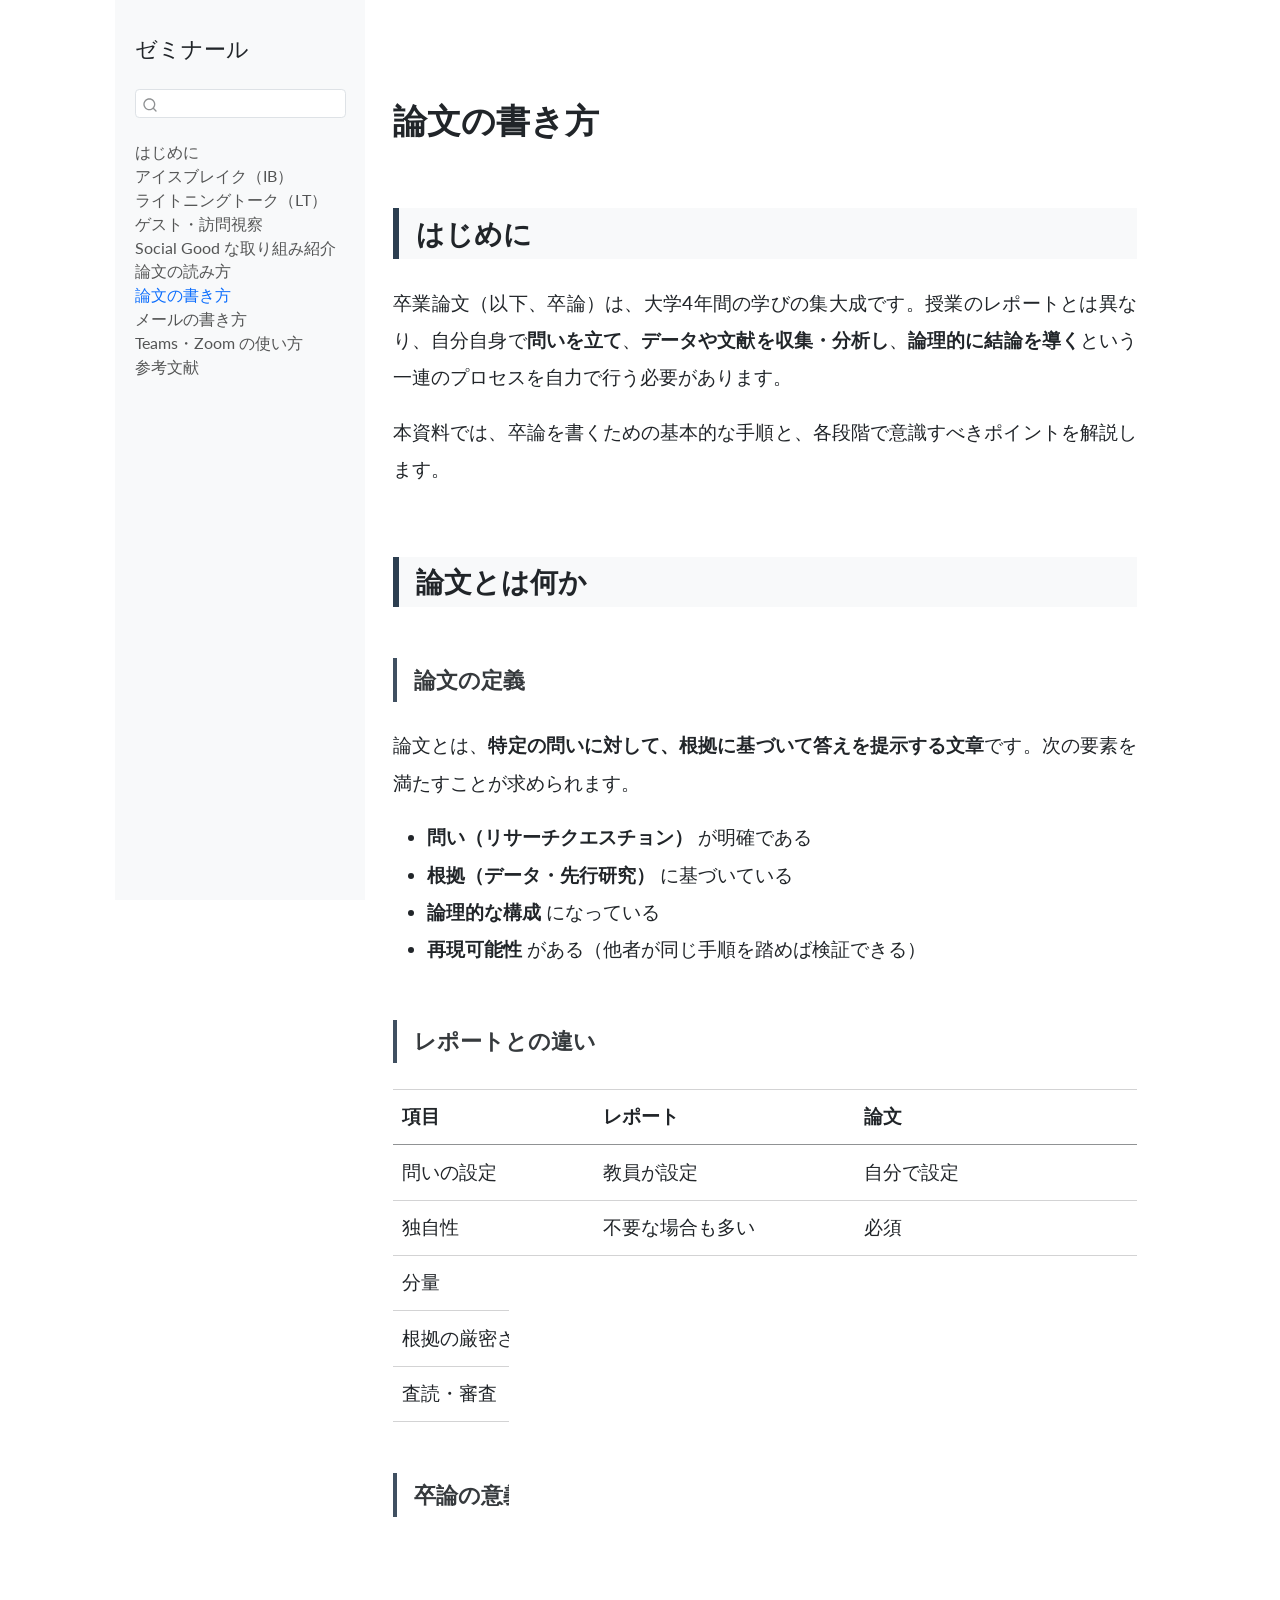
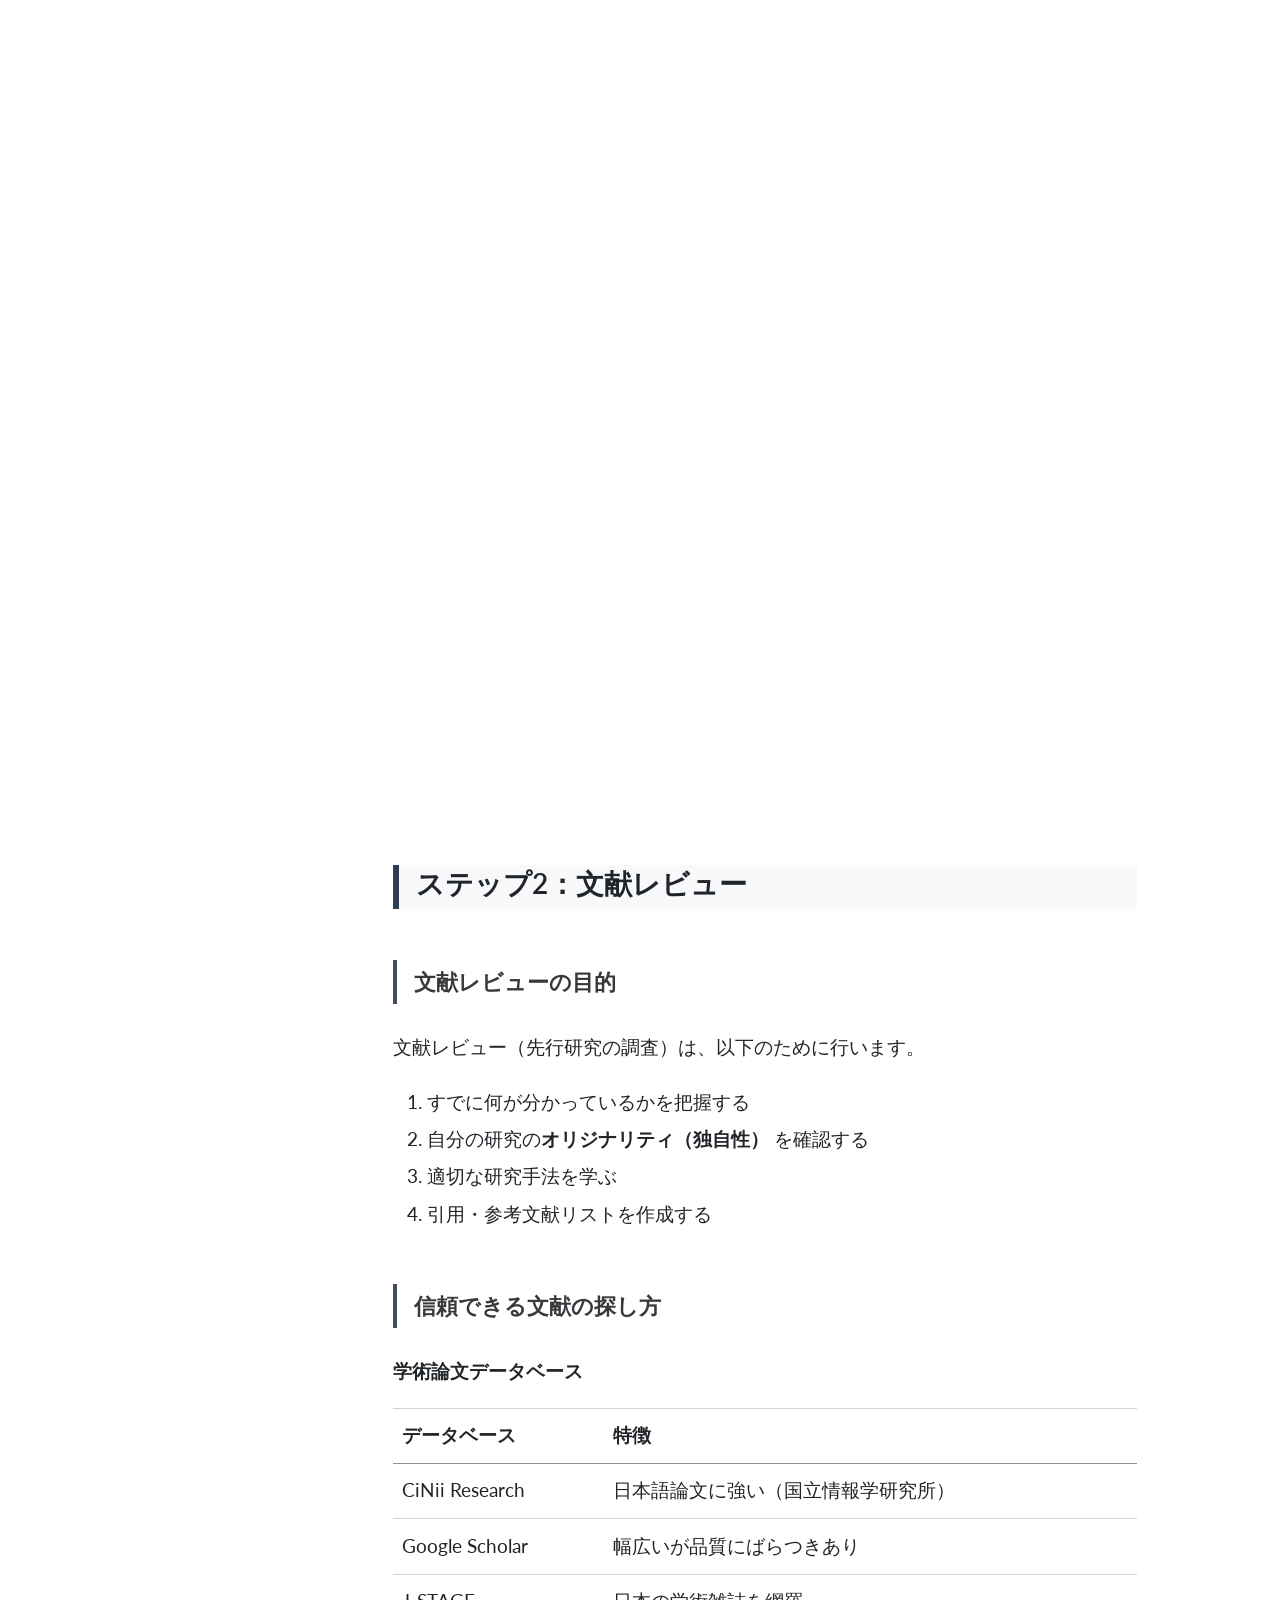
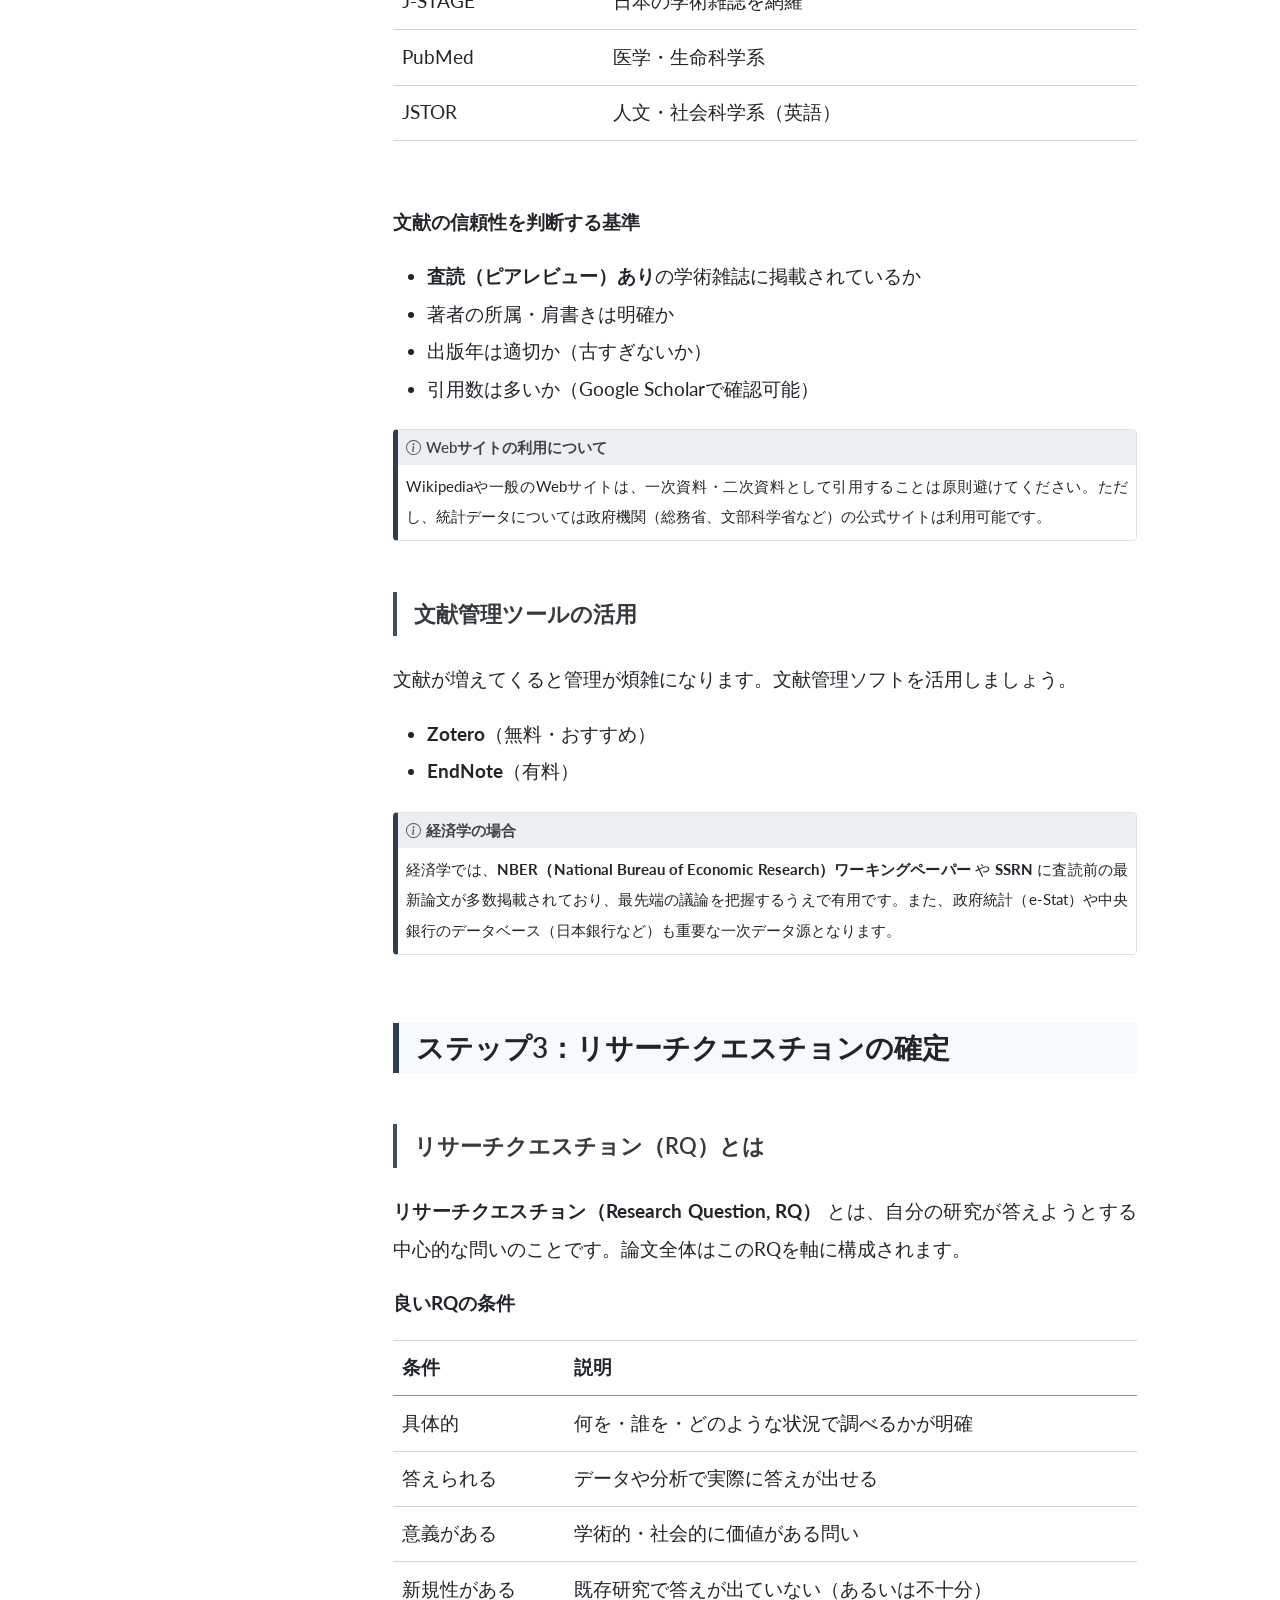
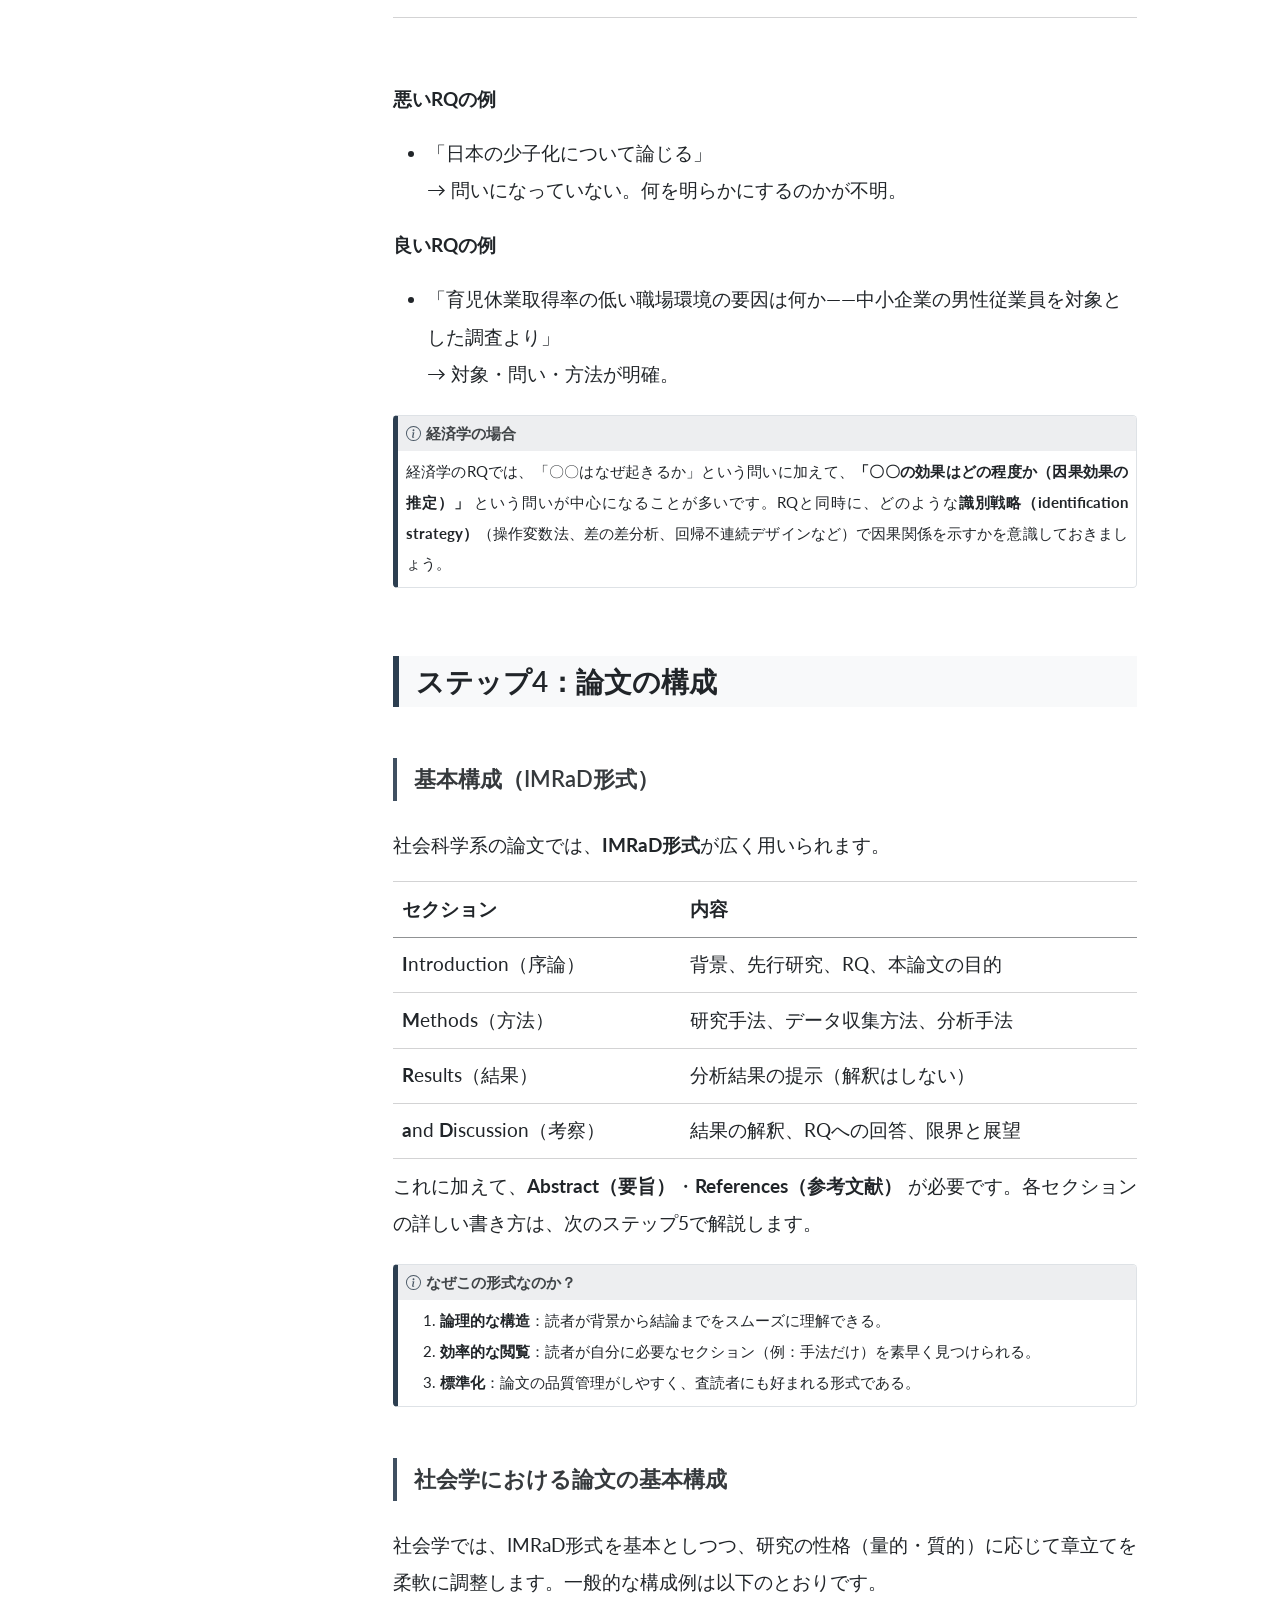
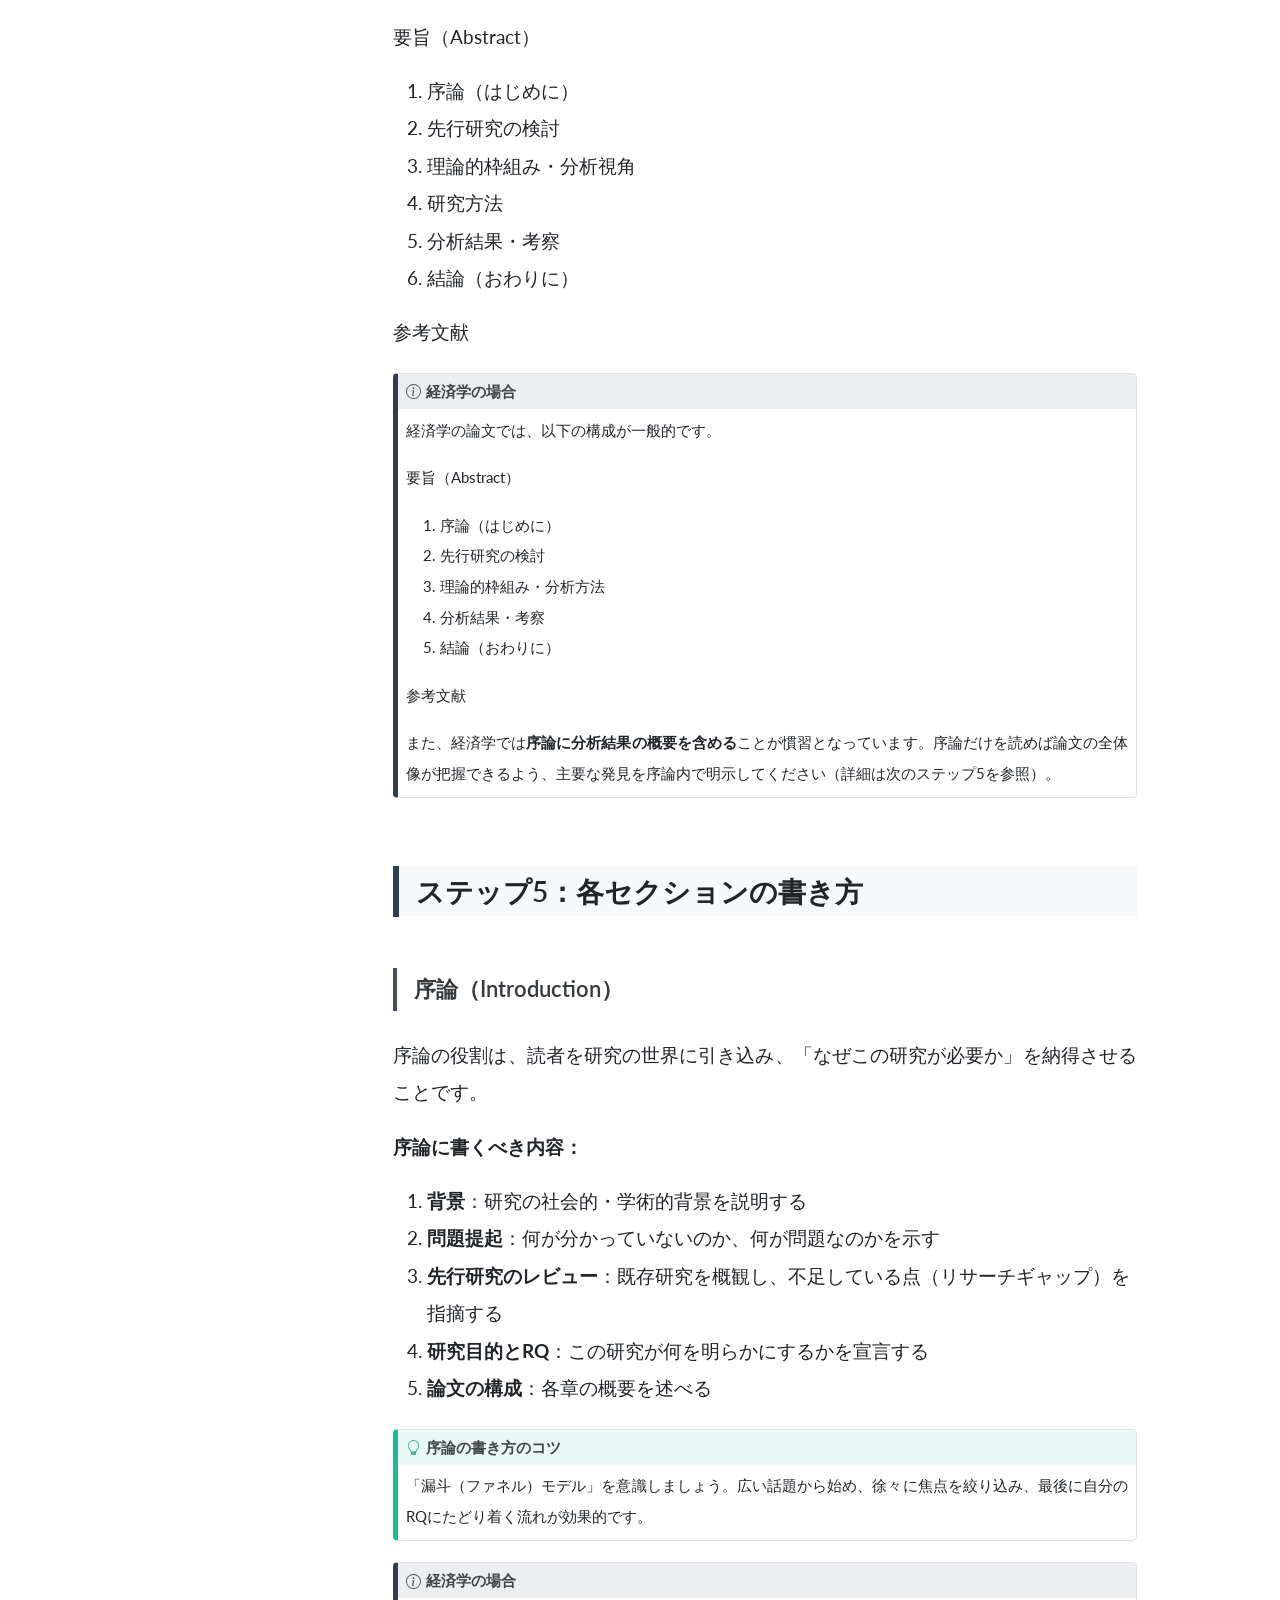
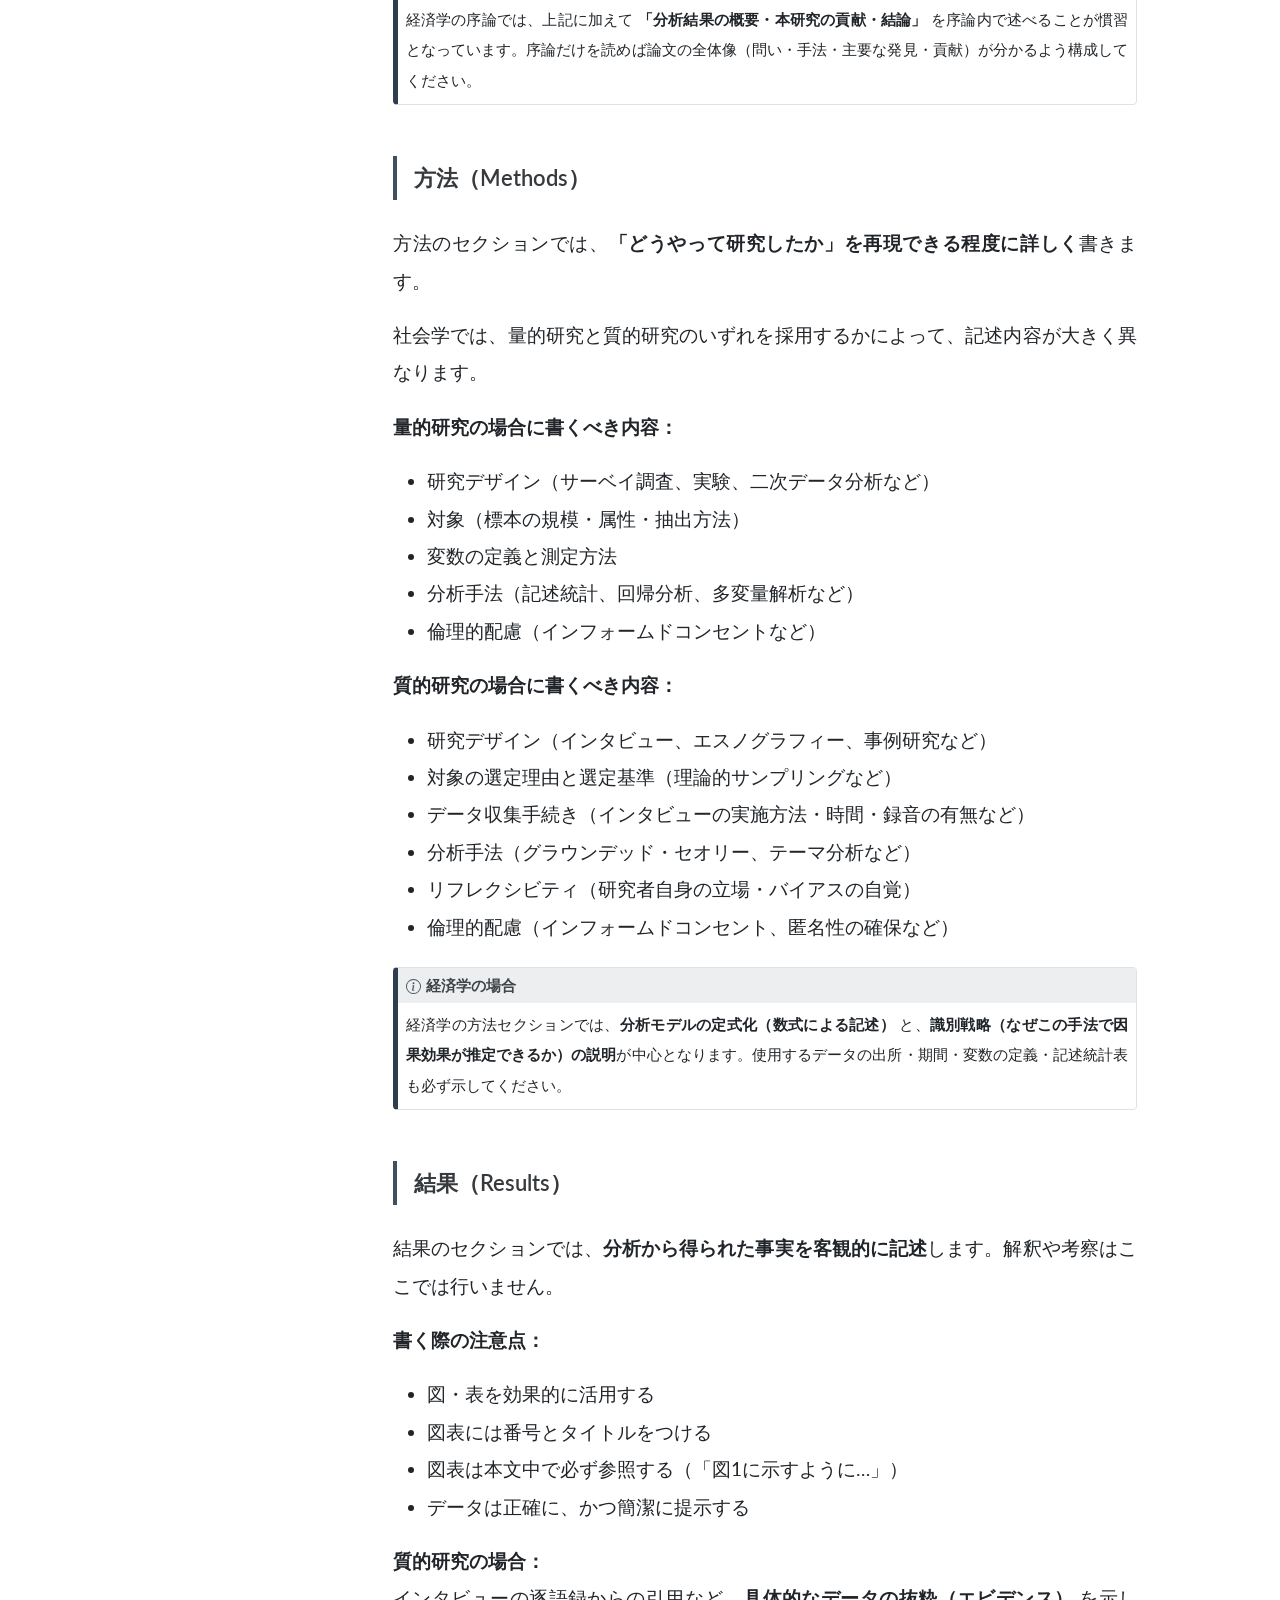
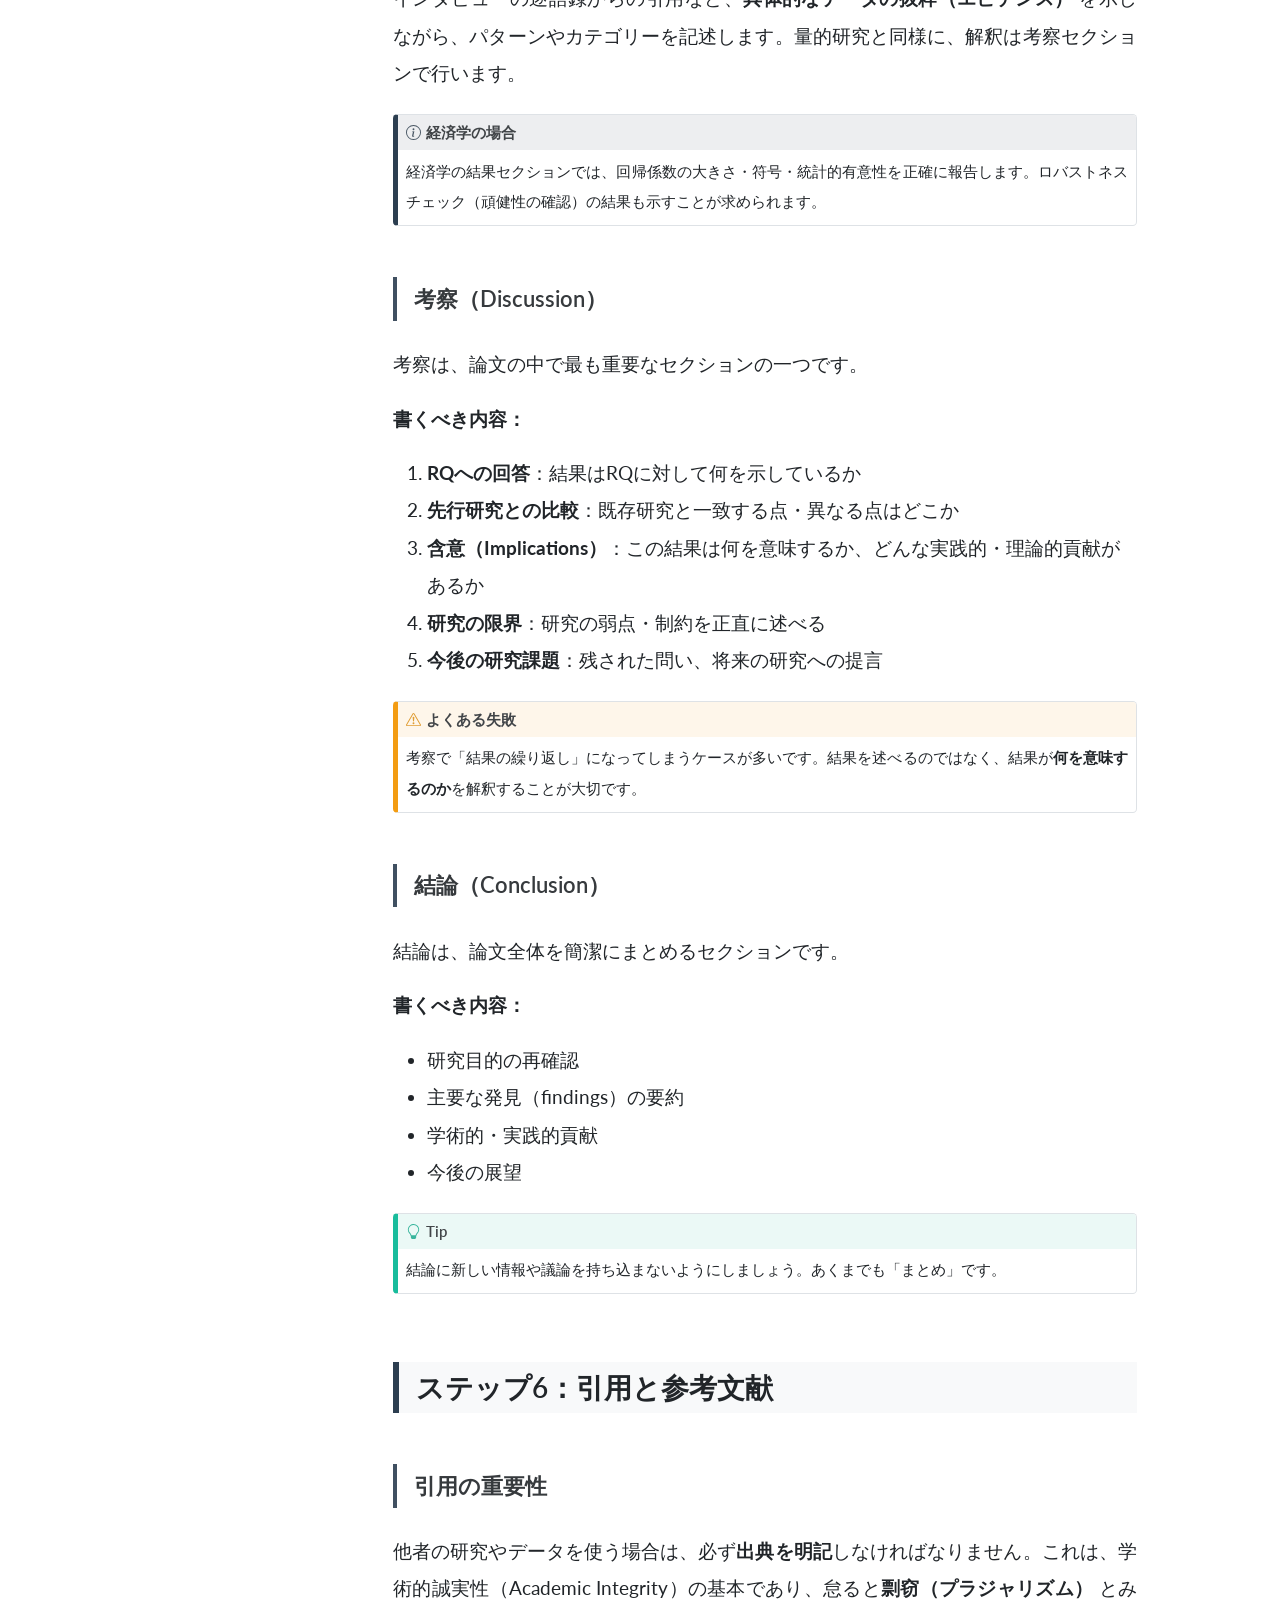
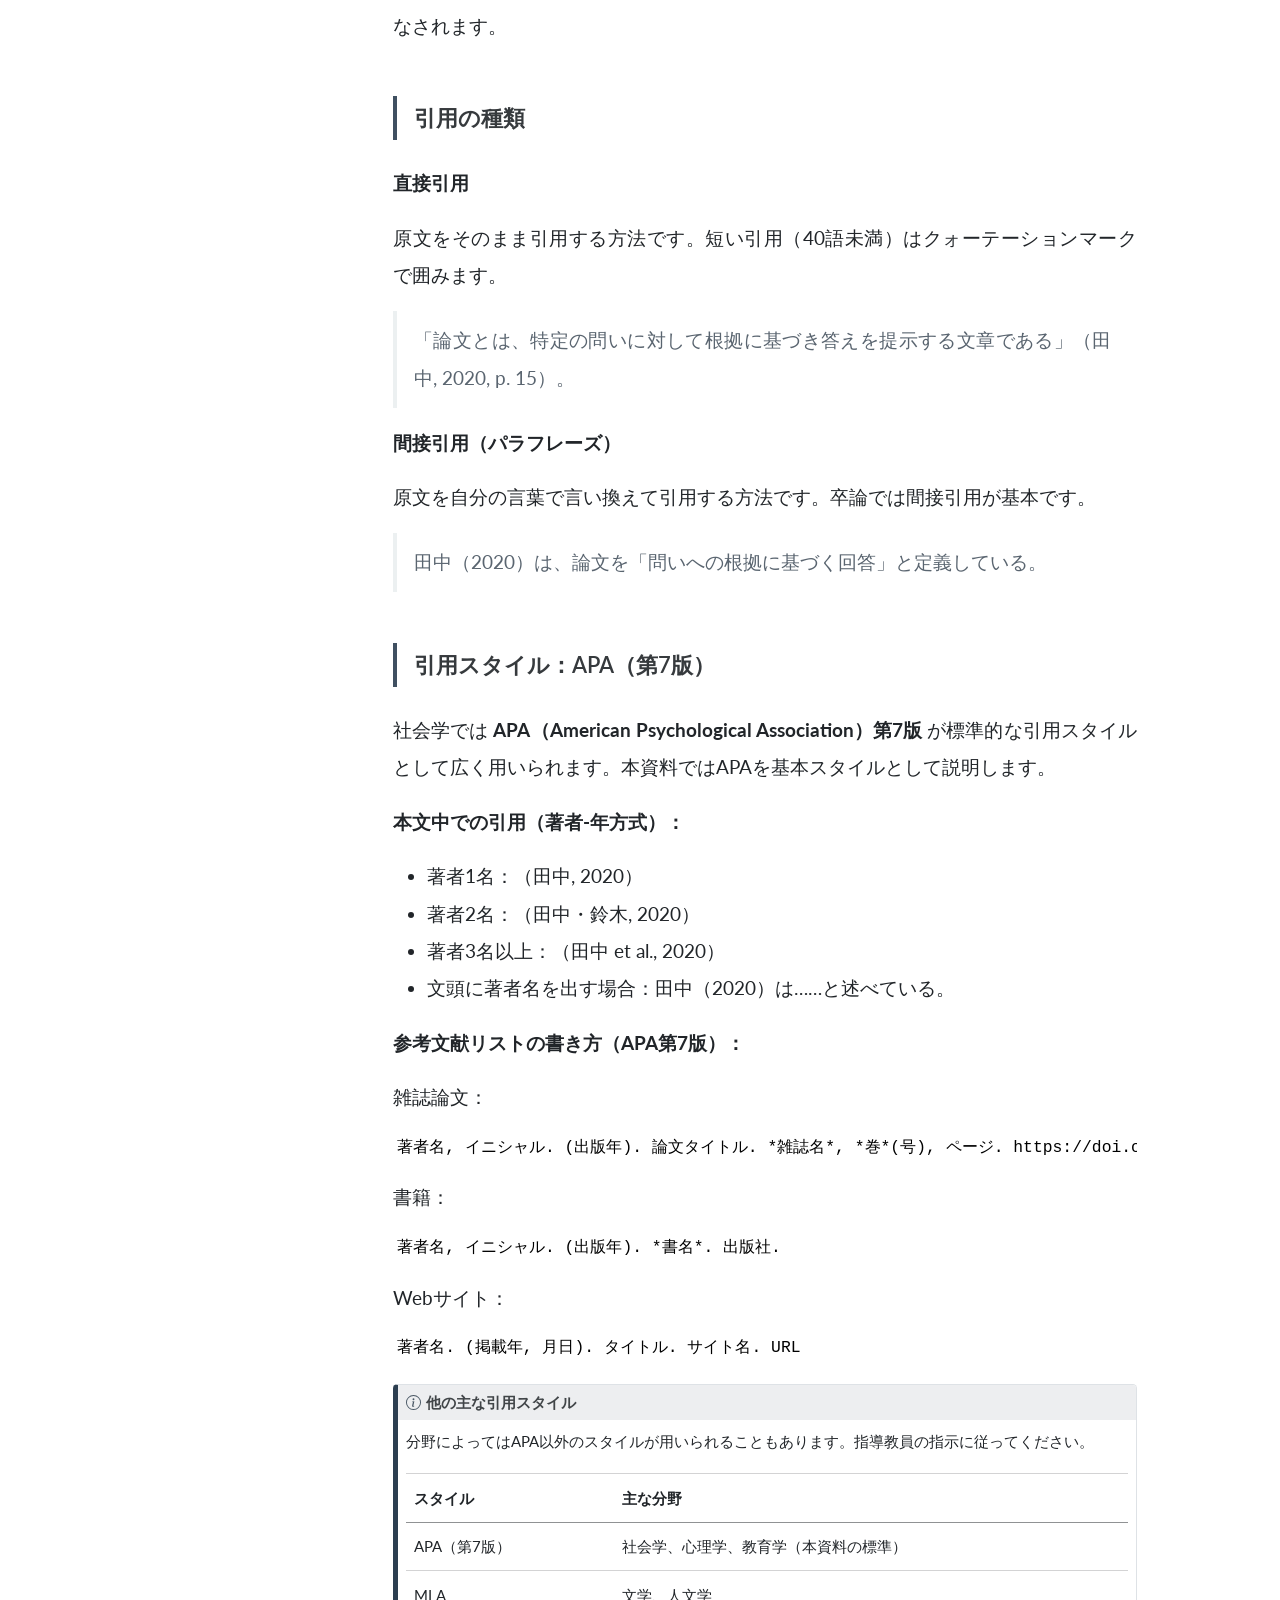
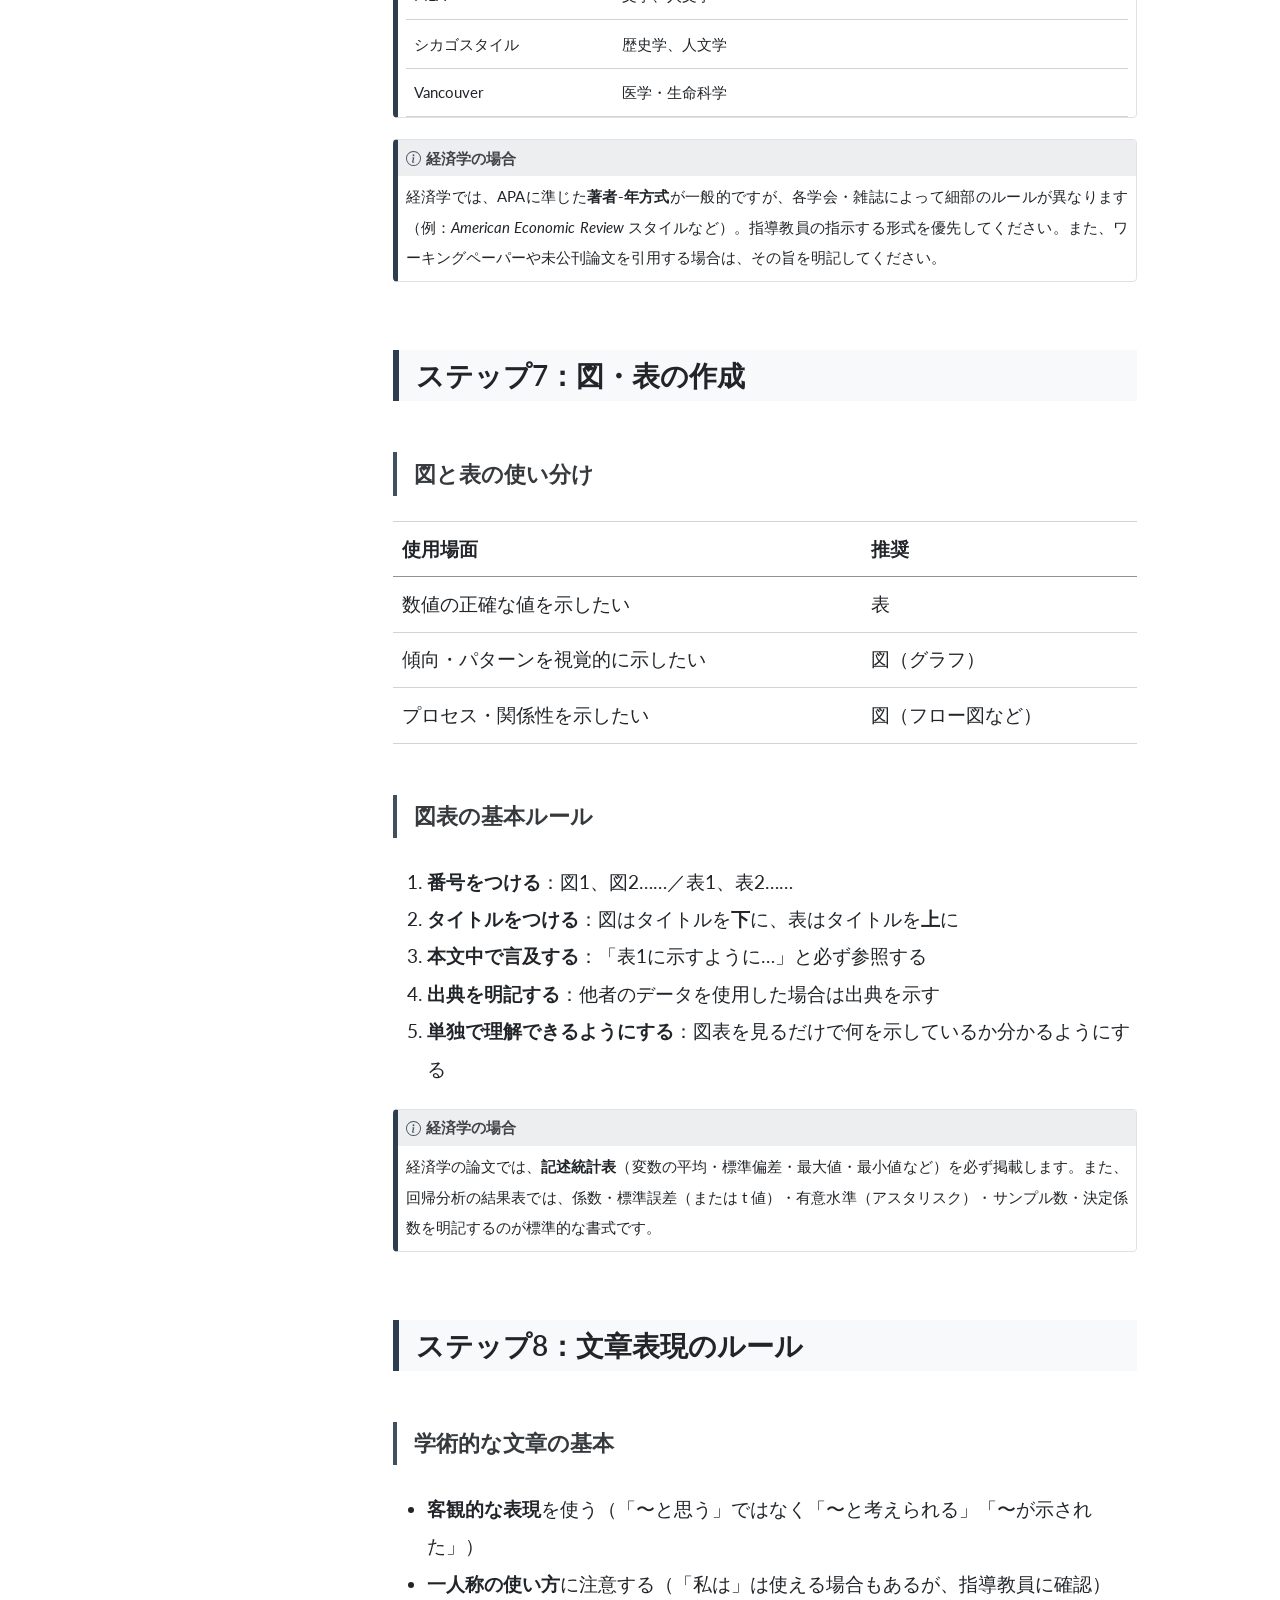
<file: article_write.html>
<!DOCTYPE html>
<html xmlns="http://www.w3.org/1999/xhtml" lang="en" xml:lang="en"><head>

<meta charset="utf-8">
<meta name="generator" content="quarto-1.8.27">

<meta name="viewport" content="width=device-width, initial-scale=1.0, user-scalable=yes">

<meta name="description" content="2026年度 2年生・木曜日 3時限（13:50-15:35） 3年生・木曜日 4時限（15:45-17:30） 教室： C 館 601 教室">

<title>論文の書き方 – ゼミナール</title>
<style>
code{white-space: pre-wrap;}
span.smallcaps{font-variant: small-caps;}
div.columns{display: flex; gap: min(4vw, 1.5em);}
div.column{flex: auto; overflow-x: auto;}
div.hanging-indent{margin-left: 1.5em; text-indent: -1.5em;}
ul.task-list{list-style: none;}
ul.task-list li input[type="checkbox"] {
  width: 0.8em;
  margin: 0 0.8em 0.2em -1em; /* quarto-specific, see https://github.com/quarto-dev/quarto-cli/issues/4556 */ 
  vertical-align: middle;
}
</style>


<script src="site_libs/quarto-nav/quarto-nav.js"></script>
<script src="site_libs/quarto-nav/headroom.min.js"></script>
<script src="site_libs/clipboard/clipboard.min.js"></script>
<script src="site_libs/quarto-search/autocomplete.umd.js"></script>
<script src="site_libs/quarto-search/fuse.min.js"></script>
<script src="site_libs/quarto-search/quarto-search.js"></script>
<meta name="quarto:offset" content="./">
<link href="./email.html" rel="next">
<link href="./article_read.html" rel="prev">
<script src="site_libs/quarto-html/quarto.js" type="module"></script>
<script src="site_libs/quarto-html/tabsets/tabsets.js" type="module"></script>
<script src="site_libs/quarto-html/axe/axe-check.js" type="module"></script>
<script src="site_libs/quarto-html/popper.min.js"></script>
<script src="site_libs/quarto-html/tippy.umd.min.js"></script>
<script src="site_libs/quarto-html/anchor.min.js"></script>
<link href="site_libs/quarto-html/tippy.css" rel="stylesheet">
<link href="site_libs/quarto-html/quarto-syntax-highlighting-ed96de9b727972fe78a7b5d16c58bf87.css" rel="stylesheet" id="quarto-text-highlighting-styles">
<script src="site_libs/bootstrap/bootstrap.min.js"></script>
<link href="site_libs/bootstrap/bootstrap-icons.css" rel="stylesheet">
<link href="site_libs/bootstrap/bootstrap-769085d14d2d0483843472aedb9f3690.min.css" rel="stylesheet" append-hash="true" id="quarto-bootstrap" data-mode="light">
<script id="quarto-search-options" type="application/json">{
  "location": "sidebar",
  "copy-button": false,
  "collapse-after": 3,
  "panel-placement": "start",
  "type": "textbox",
  "limit": 50,
  "keyboard-shortcut": [
    "f",
    "/",
    "s"
  ],
  "show-item-context": false,
  "language": {
    "search-no-results-text": "No results",
    "search-matching-documents-text": "matching documents",
    "search-copy-link-title": "Copy link to search",
    "search-hide-matches-text": "Hide additional matches",
    "search-more-match-text": "more match in this document",
    "search-more-matches-text": "more matches in this document",
    "search-clear-button-title": "Clear",
    "search-text-placeholder": "",
    "search-detached-cancel-button-title": "Cancel",
    "search-submit-button-title": "Submit",
    "search-label": "Search"
  }
}</script>
<script src="site_libs/quarto-diagram/mermaid.min.js"></script>
<script src="site_libs/quarto-diagram/mermaid-init.js"></script>
<link href="site_libs/quarto-diagram/mermaid.css" rel="stylesheet">
<meta name="robots" content="noindex, nofollow">


</head>

<body class="nav-sidebar floating fullcontent quarto-light">

<div id="quarto-search-results"></div>
  <header id="quarto-header" class="headroom fixed-top">
  <nav class="quarto-secondary-nav">
    <div class="container-fluid d-flex">
      <button type="button" class="quarto-btn-toggle btn" data-bs-toggle="collapse" role="button" data-bs-target=".quarto-sidebar-collapse-item" aria-controls="quarto-sidebar" aria-expanded="false" aria-label="Toggle sidebar navigation" onclick="if (window.quartoToggleHeadroom) { window.quartoToggleHeadroom(); }">
        <i class="bi bi-layout-text-sidebar-reverse"></i>
      </button>
        <nav class="quarto-page-breadcrumbs" aria-label="breadcrumb"><ol class="breadcrumb"><li class="breadcrumb-item"><a href="./article_write.html"><span class="chapter-title">論文の書き方</span></a></li></ol></nav>
        <a class="flex-grow-1" role="navigation" data-bs-toggle="collapse" data-bs-target=".quarto-sidebar-collapse-item" aria-controls="quarto-sidebar" aria-expanded="false" aria-label="Toggle sidebar navigation" onclick="if (window.quartoToggleHeadroom) { window.quartoToggleHeadroom(); }">      
        </a>
      <button type="button" class="btn quarto-search-button" aria-label="Search" onclick="window.quartoOpenSearch();">
        <i class="bi bi-search"></i>
      </button>
    </div>
  </nav>
</header>
<!-- content -->
<div id="quarto-content" class="quarto-container page-columns page-rows-contents page-layout-article">
<!-- sidebar -->
  <nav id="quarto-sidebar" class="sidebar collapse collapse-horizontal quarto-sidebar-collapse-item sidebar-navigation floating overflow-auto">
    <div class="pt-lg-2 mt-2 text-left sidebar-header">
    <div class="sidebar-title mb-0 py-0">
      <a href="./">ゼミナール</a> 
    </div>
      </div>
        <div class="mt-2 flex-shrink-0 align-items-center">
        <div class="sidebar-search">
        <div id="quarto-search" class="" title="Search"></div>
        </div>
        </div>
    <div class="sidebar-menu-container"> 
    <ul class="list-unstyled mt-1">
        <li class="sidebar-item">
  <div class="sidebar-item-container"> 
  <a href="./index.html" class="sidebar-item-text sidebar-link">
 <span class="menu-text">はじめに</span></a>
  </div>
</li>
        <li class="sidebar-item">
  <div class="sidebar-item-container"> 
  <a href="./icebreak.html" class="sidebar-item-text sidebar-link"><span class="chapter-title">アイスブレイク（IB）</span></a>
  </div>
</li>
        <li class="sidebar-item">
  <div class="sidebar-item-container"> 
  <a href="./lightning_talks.html" class="sidebar-item-text sidebar-link"><span class="chapter-title">ライトニングトーク（LT）</span></a>
  </div>
</li>
        <li class="sidebar-item">
  <div class="sidebar-item-container"> 
  <a href="./guests_visits.html" class="sidebar-item-text sidebar-link"><span class="chapter-title">ゲスト・訪問視察</span></a>
  </div>
</li>
        <li class="sidebar-item">
  <div class="sidebar-item-container"> 
  <a href="./social_good.html" class="sidebar-item-text sidebar-link"><span class="chapter-title">Social Good な取り組み紹介</span></a>
  </div>
</li>
        <li class="sidebar-item">
  <div class="sidebar-item-container"> 
  <a href="./article_read.html" class="sidebar-item-text sidebar-link"><span class="chapter-title">論文の読み方</span></a>
  </div>
</li>
        <li class="sidebar-item">
  <div class="sidebar-item-container"> 
  <a href="./article_write.html" class="sidebar-item-text sidebar-link active"><span class="chapter-title">論文の書き方</span></a>
  </div>
</li>
        <li class="sidebar-item">
  <div class="sidebar-item-container"> 
  <a href="./email.html" class="sidebar-item-text sidebar-link"><span class="chapter-title">メールの書き方</span></a>
  </div>
</li>
        <li class="sidebar-item">
  <div class="sidebar-item-container"> 
  <a href="./teams_zoom.html" class="sidebar-item-text sidebar-link"><span class="chapter-title">Teams・Zoom の使い方</span></a>
  </div>
</li>
        <li class="sidebar-item">
  <div class="sidebar-item-container"> 
  <a href="./references.html" class="sidebar-item-text sidebar-link">
 <span class="menu-text">参考文献</span></a>
  </div>
</li>
    </ul>
    </div>
</nav>
<div id="quarto-sidebar-glass" class="quarto-sidebar-collapse-item" data-bs-toggle="collapse" data-bs-target=".quarto-sidebar-collapse-item"></div>
<!-- margin-sidebar -->
    
<!-- main -->
<main class="content" id="quarto-document-content">

<header id="title-block-header" class="quarto-title-block default">
<div class="quarto-title">
<h1 class="title"><span class="chapter-title">論文の書き方</span></h1>
</div>



<div class="quarto-title-meta">

    
  
    
  </div>
  


</header>


<div style="margin-top: 3.0em;">

</div>
<section id="はじめに" class="level2">
<h2 class="anchored" data-anchor-id="はじめに">はじめに</h2>
<p>卒業論文（以下、卒論）は、大学4年間の学びの集大成です。授業のレポートとは異なり、自分自身で<strong>問いを立て</strong>、<strong>データや文献を収集・分析し</strong>、<strong>論理的に結論を導く</strong>という一連のプロセスを自力で行う必要があります。</p>
<p>本資料では、卒論を書くための基本的な手順と、各段階で意識すべきポイントを解説します。</p>
</section>
<section id="論文とは何か" class="level2">
<h2 class="anchored" data-anchor-id="論文とは何か">論文とは何か</h2>
<section id="論文の定義" class="level3">
<h3 class="anchored" data-anchor-id="論文の定義">論文の定義</h3>
<p>論文とは、<strong>特定の問いに対して、根拠に基づいて答えを提示する文章</strong>です。次の要素を満たすことが求められます。</p>
<ul>
<li><strong>問い（リサーチクエスチョン）</strong> が明確である</li>
<li><strong>根拠（データ・先行研究）</strong> に基づいている</li>
<li><strong>論理的な構成</strong> になっている</li>
<li><strong>再現可能性</strong> がある（他者が同じ手順を踏めば検証できる）</li>
</ul>
</section>
<section id="レポートとの違い" class="level3">
<h3 class="anchored" data-anchor-id="レポートとの違い">レポートとの違い</h3>
<table class="caption-top table">
<thead>
<tr class="header">
<th>項目</th>
<th>レポート</th>
<th>論文</th>
</tr>
</thead>
<tbody>
<tr class="odd">
<td>問いの設定</td>
<td>教員が設定</td>
<td>自分で設定</td>
</tr>
<tr class="even">
<td>独自性</td>
<td>不要な場合も多い</td>
<td>必須</td>
</tr>
<tr class="odd">
<td>分量</td>
<td>数枚〜数十枚</td>
<td>数十枚〜100枚以上</td>
</tr>
<tr class="even">
<td>根拠の厳密さ</td>
<td>比較的緩やか</td>
<td>厳格</td>
</tr>
<tr class="odd">
<td>査読・審査</td>
<td>なし</td>
<td>発表・審査あり</td>
</tr>
</tbody>
</table>
</section>
<section id="卒論の意義" class="level3">
<h3 class="anchored" data-anchor-id="卒論の意義">卒論の意義</h3>
<p>卒論を書くプロセスを通じて、以下のスキルが身につきます。</p>
<ol type="1">
<li><strong>問題発見力</strong>：何が分かっていないのかを見つける力</li>
<li><strong>情報収集・評価力</strong>：信頼できる情報を選別する力</li>
<li><strong>論理的思考力</strong>：根拠から結論を導く力</li>
<li><strong>文章表現力</strong>：複雑な内容を正確に伝える力</li>
</ol>
</section>
</section>
<section id="論文執筆の全体プロセス" class="level2">
<h2 class="anchored" data-anchor-id="論文執筆の全体プロセス">論文執筆の全体プロセス</h2>
<p>卒論執筆は大きく以下のステップで進みます。</p>
<div class="cell" data-layout-align="default">
<div class="cell-output-display">
<div>
<p></p><figure class="figure"><p></p>
<div>
<pre class="mermaid mermaid-js">flowchart TD
    A[テーマ選定] --&gt; B[文献レビュー]
    B --&gt; C[リサーチクエスチョンの確定]
    C --&gt; D[研究計画の立案]
    D --&gt; E[データ収集・実験・調査]
    E --&gt; F[分析]
    F --&gt; G[執筆]
    G --&gt; H[推敲・修正]
    H --&gt; I[提出]
</pre>
</div>
<p></p></figure><p></p>
</div>
</div>
</div>
<p>各ステップは一方向ではなく、行きつ戻りつしながら進めるものです。特に、文献レビューとリサーチクエスチョンの確定は繰り返し行います。</p>
</section>
<section id="ステップ1テーマ選定" class="level2">
<h2 class="anchored" data-anchor-id="ステップ1テーマ選定">ステップ1：テーマ選定</h2>
<section id="良いテーマの条件" class="level3">
<h3 class="anchored" data-anchor-id="良いテーマの条件">良いテーマの条件</h3>
<p>良いテーマには、以下の条件が揃っています。</p>
<ul>
<li><strong>自分が本当に興味を持てる</strong>こと</li>
<li><strong>先行研究が存在する</strong>こと（まったく前例がないテーマは難しい）</li>
<li><strong>卒論の規模で完結できる</strong>こと（壮大すぎるテーマは絞り込む）</li>
<li><strong>データや資料が入手できる</strong>こと</li>
</ul>
</section>
<section id="テーマの絞り込み方" class="level3">
<h3 class="anchored" data-anchor-id="テーマの絞り込み方">テーマの絞り込み方</h3>
<p>最初は広いテーマから始め、徐々に絞り込みます。</p>
<blockquote class="blockquote">
<p>例：「環境問題」→「プラスチックごみ問題」→「日本の海洋プラスチック汚染」→「漁業従事者のプラスチックごみに対する意識と行動」</p>
</blockquote>
<div class="callout callout-style-default callout-warning callout-titled">
<div class="callout-header d-flex align-content-center">
<div class="callout-icon-container">
<i class="callout-icon"></i>
</div>
<div class="callout-title-container flex-fill">
<span class="screen-reader-only">Warning</span>よくある失敗
</div>
</div>
<div class="callout-body-container callout-body">
<p>テーマが広すぎると、何を明らかにしたいのかが不明確になります。「〇〇について論じる」ではなく、「〇〇はなぜ/どのように△△なのか」という形で問いを立てることを意識しましょう。</p>
</div>
</div>
<div class="callout callout-style-default callout-note callout-titled">
<div class="callout-header d-flex align-content-center">
<div class="callout-icon-container">
<i class="callout-icon"></i>
</div>
<div class="callout-title-container flex-fill">
<span class="screen-reader-only">Note</span>経済学の場合
</div>
</div>
<div class="callout-body-container callout-body">
<p>経済学のテーマ選定では、「何が問題か」に加えて、<strong>「どのようなメカニズムで生じているか」「政策的にどう対処できるか」</strong> という視点も意識しましょう。また、分析に使用するデータ（統計データ・実験データなど）が入手可能かどうかを、テーマ確定前に必ず確認してください。</p>
</div>
</div>
</section>
</section>
<section id="ステップ2文献レビュー" class="level2">
<h2 class="anchored" data-anchor-id="ステップ2文献レビュー">ステップ2：文献レビュー</h2>
<section id="文献レビューの目的" class="level3">
<h3 class="anchored" data-anchor-id="文献レビューの目的">文献レビューの目的</h3>
<p>文献レビュー（先行研究の調査）は、以下のために行います。</p>
<ol type="1">
<li>すでに何が分かっているかを把握する</li>
<li>自分の研究の<strong>オリジナリティ（独自性）</strong> を確認する</li>
<li>適切な研究手法を学ぶ</li>
<li>引用・参考文献リストを作成する</li>
</ol>
</section>
<section id="信頼できる文献の探し方" class="level3">
<h3 class="anchored" data-anchor-id="信頼できる文献の探し方">信頼できる文献の探し方</h3>
<p><strong>学術論文データベース</strong></p>
<table class="caption-top table">
<thead>
<tr class="header">
<th>データベース</th>
<th>特徴</th>
</tr>
</thead>
<tbody>
<tr class="odd">
<td>CiNii Research</td>
<td>日本語論文に強い（国立情報学研究所）</td>
</tr>
<tr class="even">
<td>Google Scholar</td>
<td>幅広いが品質にばらつきあり</td>
</tr>
<tr class="odd">
<td>J-STAGE</td>
<td>日本の学術雑誌を網羅</td>
</tr>
<tr class="even">
<td>PubMed</td>
<td>医学・生命科学系</td>
</tr>
<tr class="odd">
<td>JSTOR</td>
<td>人文・社会科学系（英語）</td>
</tr>
</tbody>
</table>
<p><br></p>
<p><strong>文献の信頼性を判断する基準</strong></p>
<ul>
<li><strong>査読（ピアレビュー）あり</strong>の学術雑誌に掲載されているか</li>
<li>著者の所属・肩書きは明確か</li>
<li>出版年は適切か（古すぎないか）</li>
<li>引用数は多いか（Google Scholarで確認可能）</li>
</ul>
<div class="callout callout-style-default callout-note callout-titled">
<div class="callout-header d-flex align-content-center">
<div class="callout-icon-container">
<i class="callout-icon"></i>
</div>
<div class="callout-title-container flex-fill">
<span class="screen-reader-only">Note</span>Webサイトの利用について
</div>
</div>
<div class="callout-body-container callout-body">
<p>Wikipediaや一般のWebサイトは、一次資料・二次資料として引用することは原則避けてください。ただし、統計データについては政府機関（総務省、文部科学省など）の公式サイトは利用可能です。</p>
</div>
</div>
</section>
<section id="文献管理ツールの活用" class="level3">
<h3 class="anchored" data-anchor-id="文献管理ツールの活用">文献管理ツールの活用</h3>
<p>文献が増えてくると管理が煩雑になります。文献管理ソフトを活用しましょう。</p>
<ul>
<li><strong>Zotero</strong>（無料・おすすめ）</li>
<li><strong>EndNote</strong>（有料）</li>
</ul>
<div class="callout callout-style-default callout-note callout-titled">
<div class="callout-header d-flex align-content-center">
<div class="callout-icon-container">
<i class="callout-icon"></i>
</div>
<div class="callout-title-container flex-fill">
<span class="screen-reader-only">Note</span>経済学の場合
</div>
</div>
<div class="callout-body-container callout-body">
<p>経済学では、<strong>NBER（National Bureau of Economic Research）ワーキングペーパー</strong> や <strong>SSRN</strong> に査読前の最新論文が多数掲載されており、最先端の議論を把握するうえで有用です。また、政府統計（e-Stat）や中央銀行のデータベース（日本銀行など）も重要な一次データ源となります。</p>
</div>
</div>
</section>
</section>
<section id="ステップ3リサーチクエスチョンの確定" class="level2">
<h2 class="anchored" data-anchor-id="ステップ3リサーチクエスチョンの確定">ステップ3：リサーチクエスチョンの確定</h2>
<section id="リサーチクエスチョンrqとは" class="level3">
<h3 class="anchored" data-anchor-id="リサーチクエスチョンrqとは">リサーチクエスチョン（RQ）とは</h3>
<p><strong>リサーチクエスチョン（Research Question, RQ）</strong> とは、自分の研究が答えようとする中心的な問いのことです。論文全体はこのRQを軸に構成されます。</p>
<p><strong>良いRQの条件</strong></p>
<table class="caption-top table">
<thead>
<tr class="header">
<th>条件</th>
<th>説明</th>
</tr>
</thead>
<tbody>
<tr class="odd">
<td>具体的</td>
<td>何を・誰を・どのような状況で調べるかが明確</td>
</tr>
<tr class="even">
<td>答えられる</td>
<td>データや分析で実際に答えが出せる</td>
</tr>
<tr class="odd">
<td>意義がある</td>
<td>学術的・社会的に価値がある問い</td>
</tr>
<tr class="even">
<td>新規性がある</td>
<td>既存研究で答えが出ていない（あるいは不十分）</td>
</tr>
</tbody>
</table>
<p><br></p>
<p><strong>悪いRQの例</strong></p>
<ul>
<li>「日本の少子化について論じる」<br>
→ 問いになっていない。何を明らかにするのかが不明。</li>
</ul>
<p><strong>良いRQの例</strong></p>
<ul>
<li>「育児休業取得率の低い職場環境の要因は何か――中小企業の男性従業員を対象とした調査より」<br>
→ 対象・問い・方法が明確。</li>
</ul>
<div class="callout callout-style-default callout-note callout-titled">
<div class="callout-header d-flex align-content-center">
<div class="callout-icon-container">
<i class="callout-icon"></i>
</div>
<div class="callout-title-container flex-fill">
<span class="screen-reader-only">Note</span>経済学の場合
</div>
</div>
<div class="callout-body-container callout-body">
<p>経済学のRQでは、「〇〇はなぜ起きるか」という問いに加えて、<strong>「〇〇の効果はどの程度か（因果効果の推定）」</strong> という問いが中心になることが多いです。RQと同時に、どのような<strong>識別戦略（identification strategy）</strong>（操作変数法、差の差分析、回帰不連続デザインなど）で因果関係を示すかを意識しておきましょう。</p>
</div>
</div>
</section>
</section>
<section id="ステップ4論文の構成" class="level2">
<h2 class="anchored" data-anchor-id="ステップ4論文の構成">ステップ4：論文の構成</h2>
<section id="基本構成imrad形式" class="level3">
<h3 class="anchored" data-anchor-id="基本構成imrad形式">基本構成（IMRaD形式）</h3>
<p>社会科学系の論文では、<strong>IMRaD形式</strong>が広く用いられます。</p>
<table class="caption-top table">
<thead>
<tr class="header">
<th>セクション</th>
<th>内容</th>
</tr>
</thead>
<tbody>
<tr class="odd">
<td><strong>I</strong>ntroduction（序論）</td>
<td>背景、先行研究、RQ、本論文の目的</td>
</tr>
<tr class="even">
<td><strong>M</strong>ethods（方法）</td>
<td>研究手法、データ収集方法、分析手法</td>
</tr>
<tr class="odd">
<td><strong>R</strong>esults（結果）</td>
<td>分析結果の提示（解釈はしない）</td>
</tr>
<tr class="even">
<td><strong>a</strong>nd <strong>D</strong>iscussion（考察）</td>
<td>結果の解釈、RQへの回答、限界と展望</td>
</tr>
</tbody>
</table>
<p>これに加えて、<strong>Abstract（要旨）</strong>・<strong>References（参考文献）</strong> が必要です。各セクションの詳しい書き方は、次のステップ5で解説します。</p>
<div class="callout callout-style-default callout-note callout-titled">
<div class="callout-header d-flex align-content-center">
<div class="callout-icon-container">
<i class="callout-icon"></i>
</div>
<div class="callout-title-container flex-fill">
<span class="screen-reader-only">Note</span>なぜこの形式なのか？
</div>
</div>
<div class="callout-body-container callout-body">
<ol type="1">
<li><strong>論理的な構造</strong>：読者が背景から結論までをスムーズに理解できる。</li>
<li><strong>効率的な閲覧</strong>：読者が自分に必要なセクション（例：手法だけ）を素早く見つけられる。</li>
<li><strong>標準化</strong>：論文の品質管理がしやすく、査読者にも好まれる形式である。</li>
</ol>
</div>
</div>
</section>
<section id="社会学における論文の基本構成" class="level3">
<h3 class="anchored" data-anchor-id="社会学における論文の基本構成">社会学における論文の基本構成</h3>
<p>社会学では、IMRaD形式を基本としつつ、研究の性格（量的・質的）に応じて章立てを柔軟に調整します。一般的な構成例は以下のとおりです。</p>
<p>要旨（Abstract）</p>
<ol type="1">
<li>序論（はじめに）</li>
<li>先行研究の検討</li>
<li>理論的枠組み・分析視角</li>
<li>研究方法</li>
<li>分析結果・考察</li>
<li>結論（おわりに）</li>
</ol>
<p>参考文献</p>
<div class="callout callout-style-default callout-note callout-titled">
<div class="callout-header d-flex align-content-center">
<div class="callout-icon-container">
<i class="callout-icon"></i>
</div>
<div class="callout-title-container flex-fill">
<span class="screen-reader-only">Note</span>経済学の場合
</div>
</div>
<div class="callout-body-container callout-body">
<p>経済学の論文では、以下の構成が一般的です。</p>
<p>要旨（Abstract）</p>
<ol type="1">
<li>序論（はじめに）</li>
<li>先行研究の検討</li>
<li>理論的枠組み・分析方法</li>
<li>分析結果・考察</li>
<li>結論（おわりに）</li>
</ol>
<p>参考文献</p>
<p>また、経済学では<strong>序論に分析結果の概要を含める</strong>ことが慣習となっています。序論だけを読めば論文の全体像が把握できるよう、主要な発見を序論内で明示してください（詳細は次のステップ5を参照）。</p>
</div>
</div>
</section>
</section>
<section id="ステップ5各セクションの書き方" class="level2">
<h2 class="anchored" data-anchor-id="ステップ5各セクションの書き方">ステップ5：各セクションの書き方</h2>
<section id="序論introduction" class="level3">
<h3 class="anchored" data-anchor-id="序論introduction">序論（Introduction）</h3>
<p>序論の役割は、読者を研究の世界に引き込み、「なぜこの研究が必要か」を納得させることです。</p>
<p><strong>序論に書くべき内容：</strong></p>
<ol type="1">
<li><strong>背景</strong>：研究の社会的・学術的背景を説明する</li>
<li><strong>問題提起</strong>：何が分かっていないのか、何が問題なのかを示す</li>
<li><strong>先行研究のレビュー</strong>：既存研究を概観し、不足している点（リサーチギャップ）を指摘する</li>
<li><strong>研究目的とRQ</strong>：この研究が何を明らかにするかを宣言する</li>
<li><strong>論文の構成</strong>：各章の概要を述べる</li>
</ol>
<div class="callout callout-style-default callout-tip callout-titled">
<div class="callout-header d-flex align-content-center">
<div class="callout-icon-container">
<i class="callout-icon"></i>
</div>
<div class="callout-title-container flex-fill">
<span class="screen-reader-only">Tip</span>序論の書き方のコツ
</div>
</div>
<div class="callout-body-container callout-body">
<p>「漏斗（ファネル）モデル」を意識しましょう。広い話題から始め、徐々に焦点を絞り込み、最後に自分のRQにたどり着く流れが効果的です。</p>
</div>
</div>
<div class="callout callout-style-default callout-note callout-titled">
<div class="callout-header d-flex align-content-center">
<div class="callout-icon-container">
<i class="callout-icon"></i>
</div>
<div class="callout-title-container flex-fill">
<span class="screen-reader-only">Note</span>経済学の場合
</div>
</div>
<div class="callout-body-container callout-body">
<p>経済学の序論では、上記に加えて <strong>「分析結果の概要・本研究の貢献・結論」</strong> を序論内で述べることが慣習となっています。序論だけを読めば論文の全体像（問い・手法・主要な発見・貢献）が分かるよう構成してください。</p>
</div>
</div>
</section>
<section id="方法methods" class="level3">
<h3 class="anchored" data-anchor-id="方法methods">方法（Methods）</h3>
<p>方法のセクションでは、<strong>「どうやって研究したか」を再現できる程度に詳しく</strong>書きます。</p>
<p>社会学では、量的研究と質的研究のいずれを採用するかによって、記述内容が大きく異なります。</p>
<p><strong>量的研究の場合に書くべき内容：</strong></p>
<ul>
<li>研究デザイン（サーベイ調査、実験、二次データ分析など）</li>
<li>対象（標本の規模・属性・抽出方法）</li>
<li>変数の定義と測定方法</li>
<li>分析手法（記述統計、回帰分析、多変量解析など）</li>
<li>倫理的配慮（インフォームドコンセントなど）</li>
</ul>
<p><strong>質的研究の場合に書くべき内容：</strong></p>
<ul>
<li>研究デザイン（インタビュー、エスノグラフィー、事例研究など）</li>
<li>対象の選定理由と選定基準（理論的サンプリングなど）</li>
<li>データ収集手続き（インタビューの実施方法・時間・録音の有無など）</li>
<li>分析手法（グラウンデッド・セオリー、テーマ分析など）</li>
<li>リフレクシビティ（研究者自身の立場・バイアスの自覚）</li>
<li>倫理的配慮（インフォームドコンセント、匿名性の確保など）</li>
</ul>
<div class="callout callout-style-default callout-note callout-titled">
<div class="callout-header d-flex align-content-center">
<div class="callout-icon-container">
<i class="callout-icon"></i>
</div>
<div class="callout-title-container flex-fill">
<span class="screen-reader-only">Note</span>経済学の場合
</div>
</div>
<div class="callout-body-container callout-body">
<p>経済学の方法セクションでは、<strong>分析モデルの定式化（数式による記述）</strong> と、<strong>識別戦略（なぜこの手法で因果効果が推定できるか）の説明</strong>が中心となります。使用するデータの出所・期間・変数の定義・記述統計表も必ず示してください。</p>
</div>
</div>
</section>
<section id="結果results" class="level3">
<h3 class="anchored" data-anchor-id="結果results">結果（Results）</h3>
<p>結果のセクションでは、<strong>分析から得られた事実を客観的に記述</strong>します。解釈や考察はここでは行いません。</p>
<p><strong>書く際の注意点：</strong></p>
<ul>
<li>図・表を効果的に活用する</li>
<li>図表には番号とタイトルをつける</li>
<li>図表は本文中で必ず参照する（「図1に示すように…」）</li>
<li>データは正確に、かつ簡潔に提示する</li>
</ul>
<p><strong>質的研究の場合：</strong><br>
インタビューの逐語録からの引用など、<strong>具体的なデータの抜粋（エビデンス）</strong> を示しながら、パターンやカテゴリーを記述します。量的研究と同様に、解釈は考察セクションで行います。</p>
<div class="callout callout-style-default callout-note callout-titled">
<div class="callout-header d-flex align-content-center">
<div class="callout-icon-container">
<i class="callout-icon"></i>
</div>
<div class="callout-title-container flex-fill">
<span class="screen-reader-only">Note</span>経済学の場合
</div>
</div>
<div class="callout-body-container callout-body">
<p>経済学の結果セクションでは、回帰係数の大きさ・符号・統計的有意性を正確に報告します。ロバストネスチェック（頑健性の確認）の結果も示すことが求められます。</p>
</div>
</div>
</section>
<section id="考察discussion" class="level3">
<h3 class="anchored" data-anchor-id="考察discussion">考察（Discussion）</h3>
<p>考察は、論文の中で最も重要なセクションの一つです。</p>
<p><strong>書くべき内容：</strong></p>
<ol type="1">
<li><strong>RQへの回答</strong>：結果はRQに対して何を示しているか</li>
<li><strong>先行研究との比較</strong>：既存研究と一致する点・異なる点はどこか</li>
<li><strong>含意（Implications）</strong>：この結果は何を意味するか、どんな実践的・理論的貢献があるか</li>
<li><strong>研究の限界</strong>：研究の弱点・制約を正直に述べる</li>
<li><strong>今後の研究課題</strong>：残された問い、将来の研究への提言</li>
</ol>
<div class="callout callout-style-default callout-warning callout-titled">
<div class="callout-header d-flex align-content-center">
<div class="callout-icon-container">
<i class="callout-icon"></i>
</div>
<div class="callout-title-container flex-fill">
<span class="screen-reader-only">Warning</span>よくある失敗
</div>
</div>
<div class="callout-body-container callout-body">
<p>考察で「結果の繰り返し」になってしまうケースが多いです。結果を述べるのではなく、結果が<strong>何を意味するのか</strong>を解釈することが大切です。</p>
</div>
</div>
</section>
<section id="結論conclusion" class="level3">
<h3 class="anchored" data-anchor-id="結論conclusion">結論（Conclusion）</h3>
<p>結論は、論文全体を簡潔にまとめるセクションです。</p>
<p><strong>書くべき内容：</strong></p>
<ul>
<li>研究目的の再確認</li>
<li>主要な発見（findings）の要約</li>
<li>学術的・実践的貢献</li>
<li>今後の展望</li>
</ul>
<div class="callout callout-style-default callout-tip callout-titled">
<div class="callout-header d-flex align-content-center">
<div class="callout-icon-container">
<i class="callout-icon"></i>
</div>
<div class="callout-title-container flex-fill">
Tip
</div>
</div>
<div class="callout-body-container callout-body">
<p>結論に新しい情報や議論を持ち込まないようにしましょう。あくまでも「まとめ」です。</p>
</div>
</div>
</section>
</section>
<section id="ステップ6引用と参考文献" class="level2">
<h2 class="anchored" data-anchor-id="ステップ6引用と参考文献">ステップ6：引用と参考文献</h2>
<section id="引用の重要性" class="level3">
<h3 class="anchored" data-anchor-id="引用の重要性">引用の重要性</h3>
<p>他者の研究やデータを使う場合は、必ず<strong>出典を明記</strong>しなければなりません。これは、学術的誠実性（Academic Integrity）の基本であり、怠ると<strong>剽窃（プラジャリズム）</strong> とみなされます。</p>
</section>
<section id="引用の種類" class="level3">
<h3 class="anchored" data-anchor-id="引用の種類">引用の種類</h3>
<p><strong>直接引用</strong></p>
<p>原文をそのまま引用する方法です。短い引用（40語未満）はクォーテーションマークで囲みます。</p>
<blockquote class="blockquote">
<p>「論文とは、特定の問いに対して根拠に基づき答えを提示する文章である」（田中, 2020, p.&nbsp;15）。</p>
</blockquote>
<p><strong>間接引用（パラフレーズ）</strong></p>
<p>原文を自分の言葉で言い換えて引用する方法です。卒論では間接引用が基本です。</p>
<blockquote class="blockquote">
<p>田中（2020）は、論文を「問いへの根拠に基づく回答」と定義している。</p>
</blockquote>
</section>
<section id="引用スタイルapa第7版" class="level3">
<h3 class="anchored" data-anchor-id="引用スタイルapa第7版">引用スタイル：APA（第7版）</h3>
<p>社会学では <strong>APA（American Psychological Association）第7版</strong> が標準的な引用スタイルとして広く用いられます。本資料ではAPAを基本スタイルとして説明します。</p>
<p><strong>本文中での引用（著者-年方式）：</strong></p>
<ul>
<li>著者1名：（田中, 2020）</li>
<li>著者2名：（田中・鈴木, 2020）</li>
<li>著者3名以上：（田中 et al., 2020）</li>
<li>文頭に著者名を出す場合：田中（2020）は……と述べている。</li>
</ul>
<p><strong>参考文献リストの書き方（APA第7版）：</strong></p>
<p>雑誌論文：</p>
<pre><code>著者名, イニシャル. (出版年). 論文タイトル. *雑誌名*, *巻*(号), ページ. https://doi.org/xxxxx</code></pre>
<p>書籍：</p>
<pre><code>著者名, イニシャル. (出版年). *書名*. 出版社.</code></pre>
<p>Webサイト：</p>
<pre><code>著者名. (掲載年, 月日). タイトル. サイト名. URL</code></pre>
<div class="callout callout-style-default callout-note callout-titled">
<div class="callout-header d-flex align-content-center">
<div class="callout-icon-container">
<i class="callout-icon"></i>
</div>
<div class="callout-title-container flex-fill">
<span class="screen-reader-only">Note</span>他の主な引用スタイル
</div>
</div>
<div class="callout-body-container callout-body">
<p>分野によってはAPA以外のスタイルが用いられることもあります。指導教員の指示に従ってください。</p>
<table class="caption-top table">
<thead>
<tr class="header">
<th>スタイル</th>
<th>主な分野</th>
</tr>
</thead>
<tbody>
<tr class="odd">
<td>APA（第7版）</td>
<td>社会学、心理学、教育学（本資料の標準）</td>
</tr>
<tr class="even">
<td>MLA</td>
<td>文学、人文学</td>
</tr>
<tr class="odd">
<td>シカゴスタイル</td>
<td>歴史学、人文学</td>
</tr>
<tr class="even">
<td>Vancouver</td>
<td>医学・生命科学</td>
</tr>
</tbody>
</table>
</div>
</div>
<div class="callout callout-style-default callout-note callout-titled">
<div class="callout-header d-flex align-content-center">
<div class="callout-icon-container">
<i class="callout-icon"></i>
</div>
<div class="callout-title-container flex-fill">
<span class="screen-reader-only">Note</span>経済学の場合
</div>
</div>
<div class="callout-body-container callout-body">
<p>経済学では、APAに準じた<strong>著者-年方式</strong>が一般的ですが、各学会・雑誌によって細部のルールが異なります（例：<em>American Economic Review</em> スタイルなど）。指導教員の指示する形式を優先してください。また、ワーキングペーパーや未公刊論文を引用する場合は、その旨を明記してください。</p>
</div>
</div>
</section>
</section>
<section id="ステップ7図表の作成" class="level2">
<h2 class="anchored" data-anchor-id="ステップ7図表の作成">ステップ7：図・表の作成</h2>
<section id="図と表の使い分け" class="level3">
<h3 class="anchored" data-anchor-id="図と表の使い分け">図と表の使い分け</h3>
<table class="caption-top table">
<thead>
<tr class="header">
<th>使用場面</th>
<th>推奨</th>
</tr>
</thead>
<tbody>
<tr class="odd">
<td>数値の正確な値を示したい</td>
<td>表</td>
</tr>
<tr class="even">
<td>傾向・パターンを視覚的に示したい</td>
<td>図（グラフ）</td>
</tr>
<tr class="odd">
<td>プロセス・関係性を示したい</td>
<td>図（フロー図など）</td>
</tr>
</tbody>
</table>
</section>
<section id="図表の基本ルール" class="level3">
<h3 class="anchored" data-anchor-id="図表の基本ルール">図表の基本ルール</h3>
<ol type="1">
<li><strong>番号をつける</strong>：図1、図2……／表1、表2……</li>
<li><strong>タイトルをつける</strong>：図はタイトルを<strong>下</strong>に、表はタイトルを<strong>上</strong>に</li>
<li><strong>本文中で言及する</strong>：「表1に示すように…」と必ず参照する</li>
<li><strong>出典を明記する</strong>：他者のデータを使用した場合は出典を示す</li>
<li><strong>単独で理解できるようにする</strong>：図表を見るだけで何を示しているか分かるようにする</li>
</ol>
<div class="callout callout-style-default callout-note callout-titled">
<div class="callout-header d-flex align-content-center">
<div class="callout-icon-container">
<i class="callout-icon"></i>
</div>
<div class="callout-title-container flex-fill">
<span class="screen-reader-only">Note</span>経済学の場合
</div>
</div>
<div class="callout-body-container callout-body">
<p>経済学の論文では、<strong>記述統計表</strong>（変数の平均・標準偏差・最大値・最小値など）を必ず掲載します。また、回帰分析の結果表では、係数・標準誤差（または t 値）・有意水準（アスタリスク）・サンプル数・決定係数を明記するのが標準的な書式です。</p>
</div>
</div>
</section>
</section>
<section id="ステップ8文章表現のルール" class="level2">
<h2 class="anchored" data-anchor-id="ステップ8文章表現のルール">ステップ8：文章表現のルール</h2>
<section id="学術的な文章の基本" class="level3">
<h3 class="anchored" data-anchor-id="学術的な文章の基本">学術的な文章の基本</h3>
<ul>
<li><strong>客観的な表現</strong>を使う（「〜と思う」ではなく「〜と考えられる」「〜が示された」）</li>
<li><strong>一人称の使い方</strong>に注意する（「私は」は使える場合もあるが、指導教員に確認）</li>
<li><strong>断定と推測を区別する</strong>（「〜である」と「〜と考えられる」を使い分ける）</li>
<li><strong>口語表現を避ける</strong>（「〜とかいう」「〜みたいな」は不可）</li>
</ul>
</section>
<section id="よくある文章のミス" class="level3">
<h3 class="anchored" data-anchor-id="よくある文章のミス">よくある文章のミス</h3>
<p><strong>避けるべき表現の例：</strong></p>
<table class="caption-top table">
<thead>
<tr class="header">
<th>NG表現</th>
<th>OK表現</th>
</tr>
</thead>
<tbody>
<tr class="odd">
<td>〜だと思います</td>
<td>〜と考えられる／〜であると言える</td>
</tr>
<tr class="even">
<td>〜などなど</td>
<td>〜など</td>
</tr>
<tr class="odd">
<td>すごく重要</td>
<td>非常に重要／きわめて重要</td>
</tr>
<tr class="even">
<td>色々な理由がある</td>
<td>複数の要因が考えられる</td>
</tr>
<tr class="odd">
<td>〜という感じ</td>
<td>〜という傾向がある</td>
</tr>
</tbody>
</table>
</section>
<section id="パラグラフ段落の構成" class="level3">
<h3 class="anchored" data-anchor-id="パラグラフ段落の構成">パラグラフ（段落）の構成</h3>
<p>一つの段落には<strong>一つのアイデア</strong>だけを書くことが原則です。</p>
<p><strong>パラグラフの基本構造：</strong></p>
<ol type="1">
<li><strong>トピックセンテンス</strong>：その段落で何を述べるかを示す一文</li>
<li><strong>支持文（説明・根拠）</strong>：トピックを説明・証明する文</li>
<li><strong>まとめ文（任意）</strong>：段落の内容をまとめる一文</li>
</ol>
</section>
</section>
<section id="ステップ9推敲と修正" class="level2">
<h2 class="anchored" data-anchor-id="ステップ9推敲と修正">ステップ9：推敲と修正</h2>
<section id="推敲のプロセス" class="level3">
<h3 class="anchored" data-anchor-id="推敲のプロセス">推敲のプロセス</h3>
<p>執筆したら必ず推敲を行います。推敲は複数回、時間をおいて行うことが大切です。</p>
<p><strong>推敲のチェックリスト：</strong></p>
<ul class="task-list">
<li><label><input type="checkbox">論理の流れは一貫しているか</label></li>
<li><label><input type="checkbox">RQに答えられているか</label></li>
<li><label><input type="checkbox">根拠が明確に示されているか</label></li>
<li><label><input type="checkbox">図表は適切に使われているか</label></li>
<li><label><input type="checkbox">引用・参考文献は正確か（APA形式になっているか）</label></li>
<li><label><input type="checkbox">誤字・脱字はないか</label></li>
<li><label><input type="checkbox">文体は統一されているか（だ・である調 or です・ます調）</label></li>
<li><label><input type="checkbox">分量は規定を満たしているか</label></li>
</ul>
</section>
<section id="フィードバックの活用" class="level3">
<h3 class="anchored" data-anchor-id="フィードバックの活用">フィードバックの活用</h3>
<ul>
<li><strong>指導教員のフィードバック</strong>：早めに草稿を提出し、コメントをもらう</li>
<li><strong>同期のフィードバック</strong>：ゼミ仲間に読んでもらう</li>
<li><strong>音読</strong>：声に出して読むと不自然な箇所が分かりやすい</li>
</ul>
</section>
</section>
<section id="研究倫理" class="level2">
<h2 class="anchored" data-anchor-id="研究倫理">研究倫理</h2>
<section id="剽窃プラジャリズムとは" class="level3">
<h3 class="anchored" data-anchor-id="剽窃プラジャリズムとは">剽窃（プラジャリズム）とは</h3>
<p>剽窃とは、他者のアイデア・文章・データを、出典を示さずに自分のものとして使用することです。意図的なものだけでなく、<strong>不注意による剽窃</strong>も問題となります。</p>
<p><strong>剽窃の種類：</strong></p>
<ul>
<li>他者の文章をそのままコピーする</li>
<li>文章を少し変えただけで出典を示さない</li>
<li>自分の過去の提出物を出典なしに再使用する（自己剽窃）</li>
</ul>
</section>
<section id="研究倫理の基本" class="level3">
<h3 class="anchored" data-anchor-id="研究倫理の基本">研究倫理の基本</h3>
<ol type="1">
<li><strong>誠実性</strong>：データを捏造・改ざんしない</li>
<li><strong>透明性</strong>：研究手法を正確に報告する</li>
<li><strong>公正性</strong>：先行研究の成果を正当に評価する</li>
<li><strong>インフォームドコンセント</strong>：調査対象者への適切な説明と同意取得</li>
</ol>
<div class="callout callout-style-default callout-note callout-titled">
<div class="callout-header d-flex align-content-center">
<div class="callout-icon-container">
<i class="callout-icon"></i>
</div>
<div class="callout-title-container flex-fill">
<span class="screen-reader-only">Note</span>生成AI（ChatGPTなど）の利用について
</div>
</div>
<div class="callout-body-container callout-body">
<p>生成AIを論文執筆に使用する場合のルールは、大学・ゼミによって異なります。必ず指導教員に確認し、許可された範囲内で利用してください。無断で使用した場合、剽窃と同様に扱われる場合があります。</p>
</div>
</div>
</section>
</section>
<section id="スケジュール管理" class="level2">
<h2 class="anchored" data-anchor-id="スケジュール管理">スケジュール管理</h2>
<section id="卒論執筆の標準的なスケジュール例" class="level3">
<h3 class="anchored" data-anchor-id="卒論執筆の標準的なスケジュール例">卒論執筆の標準的なスケジュール例</h3>
<p>以下は、4年生の1年間を想定したスケジュール例です。</p>
<table class="caption-top table">
<thead>
<tr class="header">
<th>時期</th>
<th>目標</th>
</tr>
</thead>
<tbody>
<tr class="odd">
<td>4月〜5月</td>
<td>テーマ選定、文献収集開始、リサーチクエスチョン確定</td>
</tr>
<tr class="even">
<td>6月〜8月</td>
<td>データ収集・実験・調査・データ分析</td>
</tr>
<tr class="odd">
<td>9月</td>
<td>データ分析</td>
</tr>
<tr class="even">
<td>10月</td>
<td>執筆（序論・方法・結果）</td>
</tr>
<tr class="odd">
<td>11月</td>
<td>執筆（考察・結論）、推敲</td>
</tr>
<tr class="even">
<td>12月</td>
<td>最終修正・提出</td>
</tr>
<tr class="odd">
<td>1月</td>
<td>発表・審査</td>
</tr>
</tbody>
</table>
<div class="callout callout-style-default callout-tip callout-titled">
<div class="callout-header d-flex align-content-center">
<div class="callout-icon-container">
<i class="callout-icon"></i>
</div>
<div class="callout-title-container flex-fill">
<span class="screen-reader-only">Tip</span>時間管理のコツ
</div>
</div>
<div class="callout-body-container callout-body">
<p>締め切りから逆算して、各ステップの締め切りを自分で設定しましょう。特に、<strong>指導教員への草稿提出はなるべく早く</strong>行い、フィードバックをもらう時間を確保することが重要です。</p>
</div>
</div>
</section>
</section>
<section id="まとめ" class="level2">
<h2 class="anchored" data-anchor-id="まとめ">まとめ</h2>
<p>卒論執筆は長いプロセスですが、以下のポイントを押さえることで、質の高い論文に近づきます。</p>
<ol type="1">
<li><strong>明確なRQを設定する</strong> ― 論文の軸となる問いを丁寧に作る</li>
<li><strong>文献レビューを怠らない</strong> ― 先行研究を十分に把握する</li>
<li><strong>論理的な構成を意識する</strong> ― 読み手が理解しやすい流れを作る</li>
<li><strong>根拠を丁寧に示す</strong> ― 主張には必ず証拠を添える</li>
<li><strong>早めに書き始める</strong> ― 完璧を求めすぎず、まず草稿を書く</li>
<li><strong>推敲を重ねる</strong> ― 書いたものを何度も見直す</li>
<li><strong>研究倫理を守る</strong> ― 誠実な研究姿勢を貫く</li>
</ol>
</section>
<section id="参考資料推薦図書" class="level1">
<h1>参考資料・推薦図書</h1>
<section id="論文の書き方を学ぶための文献" class="level2">
<h2 class="anchored" data-anchor-id="論文の書き方を学ぶための文献">論文の書き方を学ぶための文献</h2>
<ul>
<li>阿部幸大（2024）『まったく新しいアカデミック・ライティングの教科書』光文社.</li>
<li>戸田山和久（2022）『新版 論文の教室――レポートから卒論まで』NHK出版.</li>
<li>木下是雄（1981）『理科系の作文技術』中公新書.</li>
<li>澤田昭夫（1983）『論文の書き方』講談社学術文庫.</li>
<li>清水幾太郎（1959）『論文の書き方』岩波新書.</li>
</ul>
</section>
<section id="文献管理検索ツール" class="level2">
<h2 class="anchored" data-anchor-id="文献管理検索ツール">文献管理・検索ツール</h2>
<ul>
<li><a href="https://www.zotero.org/">Zotero</a>（無料の文献管理ソフト）</li>
<li><a href="https://cir.nii.ac.jp/">CiNii Research</a>（日本語論文データベース）</li>
<li><a href="https://scholar.google.com/">Google Scholar</a></li>
</ul>


</section>
</section>

</main> <!-- /main -->
<script id="quarto-html-after-body" type="application/javascript">
  window.document.addEventListener("DOMContentLoaded", function (event) {
    const icon = "";
    const anchorJS = new window.AnchorJS();
    anchorJS.options = {
      placement: 'right',
      icon: icon
    };
    anchorJS.add('.anchored');
    const isCodeAnnotation = (el) => {
      for (const clz of el.classList) {
        if (clz.startsWith('code-annotation-')) {                     
          return true;
        }
      }
      return false;
    }
    const onCopySuccess = function(e) {
      // button target
      const button = e.trigger;
      // don't keep focus
      button.blur();
      // flash "checked"
      button.classList.add('code-copy-button-checked');
      var currentTitle = button.getAttribute("title");
      button.setAttribute("title", "Copied!");
      let tooltip;
      if (window.bootstrap) {
        button.setAttribute("data-bs-toggle", "tooltip");
        button.setAttribute("data-bs-placement", "left");
        button.setAttribute("data-bs-title", "Copied!");
        tooltip = new bootstrap.Tooltip(button, 
          { trigger: "manual", 
            customClass: "code-copy-button-tooltip",
            offset: [0, -8]});
        tooltip.show();    
      }
      setTimeout(function() {
        if (tooltip) {
          tooltip.hide();
          button.removeAttribute("data-bs-title");
          button.removeAttribute("data-bs-toggle");
          button.removeAttribute("data-bs-placement");
        }
        button.setAttribute("title", currentTitle);
        button.classList.remove('code-copy-button-checked');
      }, 1000);
      // clear code selection
      e.clearSelection();
    }
    const getTextToCopy = function(trigger) {
      const outerScaffold = trigger.parentElement.cloneNode(true);
      const codeEl = outerScaffold.querySelector('code');
      for (const childEl of codeEl.children) {
        if (isCodeAnnotation(childEl)) {
          childEl.remove();
        }
      }
      return codeEl.innerText;
    }
    const clipboard = new window.ClipboardJS('.code-copy-button:not([data-in-quarto-modal])', {
      text: getTextToCopy
    });
    clipboard.on('success', onCopySuccess);
    if (window.document.getElementById('quarto-embedded-source-code-modal')) {
      const clipboardModal = new window.ClipboardJS('.code-copy-button[data-in-quarto-modal]', {
        text: getTextToCopy,
        container: window.document.getElementById('quarto-embedded-source-code-modal')
      });
      clipboardModal.on('success', onCopySuccess);
    }
      var localhostRegex = new RegExp(/^(?:http|https):\/\/localhost\:?[0-9]*\//);
      var mailtoRegex = new RegExp(/^mailto:/);
        var filterRegex = new RegExp('/' + window.location.host + '/');
      var isInternal = (href) => {
          return filterRegex.test(href) || localhostRegex.test(href) || mailtoRegex.test(href);
      }
      // Inspect non-navigation links and adorn them if external
     var links = window.document.querySelectorAll('a[href]:not(.nav-link):not(.navbar-brand):not(.toc-action):not(.sidebar-link):not(.sidebar-item-toggle):not(.pagination-link):not(.no-external):not([aria-hidden]):not(.dropdown-item):not(.quarto-navigation-tool):not(.about-link)');
      for (var i=0; i<links.length; i++) {
        const link = links[i];
        if (!isInternal(link.href)) {
          // undo the damage that might have been done by quarto-nav.js in the case of
          // links that we want to consider external
          if (link.dataset.originalHref !== undefined) {
            link.href = link.dataset.originalHref;
          }
            // target, if specified
            link.setAttribute("target", "_blank");
            if (link.getAttribute("rel") === null) {
              link.setAttribute("rel", "noopener");
            }
        }
      }
    function tippyHover(el, contentFn, onTriggerFn, onUntriggerFn) {
      const config = {
        allowHTML: true,
        maxWidth: 500,
        delay: 100,
        arrow: false,
        appendTo: function(el) {
            return el.parentElement;
        },
        interactive: true,
        interactiveBorder: 10,
        theme: 'quarto',
        placement: 'bottom-start',
      };
      if (contentFn) {
        config.content = contentFn;
      }
      if (onTriggerFn) {
        config.onTrigger = onTriggerFn;
      }
      if (onUntriggerFn) {
        config.onUntrigger = onUntriggerFn;
      }
      window.tippy(el, config); 
    }
    const noterefs = window.document.querySelectorAll('a[role="doc-noteref"]');
    for (var i=0; i<noterefs.length; i++) {
      const ref = noterefs[i];
      tippyHover(ref, function() {
        // use id or data attribute instead here
        let href = ref.getAttribute('data-footnote-href') || ref.getAttribute('href');
        try { href = new URL(href).hash; } catch {}
        const id = href.replace(/^#\/?/, "");
        const note = window.document.getElementById(id);
        if (note) {
          return note.innerHTML;
        } else {
          return "";
        }
      });
    }
    const xrefs = window.document.querySelectorAll('a.quarto-xref');
    const processXRef = (id, note) => {
      // Strip column container classes
      const stripColumnClz = (el) => {
        el.classList.remove("page-full", "page-columns");
        if (el.children) {
          for (const child of el.children) {
            stripColumnClz(child);
          }
        }
      }
      stripColumnClz(note)
      if (id === null || id.startsWith('sec-')) {
        // Special case sections, only their first couple elements
        const container = document.createElement("div");
        if (note.children && note.children.length > 2) {
          container.appendChild(note.children[0].cloneNode(true));
          for (let i = 1; i < note.children.length; i++) {
            const child = note.children[i];
            if (child.tagName === "P" && child.innerText === "") {
              continue;
            } else {
              container.appendChild(child.cloneNode(true));
              break;
            }
          }
          if (window.Quarto?.typesetMath) {
            window.Quarto.typesetMath(container);
          }
          return container.innerHTML
        } else {
          if (window.Quarto?.typesetMath) {
            window.Quarto.typesetMath(note);
          }
          return note.innerHTML;
        }
      } else {
        // Remove any anchor links if they are present
        const anchorLink = note.querySelector('a.anchorjs-link');
        if (anchorLink) {
          anchorLink.remove();
        }
        if (window.Quarto?.typesetMath) {
          window.Quarto.typesetMath(note);
        }
        if (note.classList.contains("callout")) {
          return note.outerHTML;
        } else {
          return note.innerHTML;
        }
      }
    }
    for (var i=0; i<xrefs.length; i++) {
      const xref = xrefs[i];
      tippyHover(xref, undefined, function(instance) {
        instance.disable();
        let url = xref.getAttribute('href');
        let hash = undefined; 
        if (url.startsWith('#')) {
          hash = url;
        } else {
          try { hash = new URL(url).hash; } catch {}
        }
        if (hash) {
          const id = hash.replace(/^#\/?/, "");
          const note = window.document.getElementById(id);
          if (note !== null) {
            try {
              const html = processXRef(id, note.cloneNode(true));
              instance.setContent(html);
            } finally {
              instance.enable();
              instance.show();
            }
          } else {
            // See if we can fetch this
            fetch(url.split('#')[0])
            .then(res => res.text())
            .then(html => {
              const parser = new DOMParser();
              const htmlDoc = parser.parseFromString(html, "text/html");
              const note = htmlDoc.getElementById(id);
              if (note !== null) {
                const html = processXRef(id, note);
                instance.setContent(html);
              } 
            }).finally(() => {
              instance.enable();
              instance.show();
            });
          }
        } else {
          // See if we can fetch a full url (with no hash to target)
          // This is a special case and we should probably do some content thinning / targeting
          fetch(url)
          .then(res => res.text())
          .then(html => {
            const parser = new DOMParser();
            const htmlDoc = parser.parseFromString(html, "text/html");
            const note = htmlDoc.querySelector('main.content');
            if (note !== null) {
              // This should only happen for chapter cross references
              // (since there is no id in the URL)
              // remove the first header
              if (note.children.length > 0 && note.children[0].tagName === "HEADER") {
                note.children[0].remove();
              }
              const html = processXRef(null, note);
              instance.setContent(html);
            } 
          }).finally(() => {
            instance.enable();
            instance.show();
          });
        }
      }, function(instance) {
      });
    }
        let selectedAnnoteEl;
        const selectorForAnnotation = ( cell, annotation) => {
          let cellAttr = 'data-code-cell="' + cell + '"';
          let lineAttr = 'data-code-annotation="' +  annotation + '"';
          const selector = 'span[' + cellAttr + '][' + lineAttr + ']';
          return selector;
        }
        const selectCodeLines = (annoteEl) => {
          const doc = window.document;
          const targetCell = annoteEl.getAttribute("data-target-cell");
          const targetAnnotation = annoteEl.getAttribute("data-target-annotation");
          const annoteSpan = window.document.querySelector(selectorForAnnotation(targetCell, targetAnnotation));
          const lines = annoteSpan.getAttribute("data-code-lines").split(",");
          const lineIds = lines.map((line) => {
            return targetCell + "-" + line;
          })
          let top = null;
          let height = null;
          let parent = null;
          if (lineIds.length > 0) {
              //compute the position of the single el (top and bottom and make a div)
              const el = window.document.getElementById(lineIds[0]);
              top = el.offsetTop;
              height = el.offsetHeight;
              parent = el.parentElement.parentElement;
            if (lineIds.length > 1) {
              const lastEl = window.document.getElementById(lineIds[lineIds.length - 1]);
              const bottom = lastEl.offsetTop + lastEl.offsetHeight;
              height = bottom - top;
            }
            if (top !== null && height !== null && parent !== null) {
              // cook up a div (if necessary) and position it 
              let div = window.document.getElementById("code-annotation-line-highlight");
              if (div === null) {
                div = window.document.createElement("div");
                div.setAttribute("id", "code-annotation-line-highlight");
                div.style.position = 'absolute';
                parent.appendChild(div);
              }
              div.style.top = top - 2 + "px";
              div.style.height = height + 4 + "px";
              div.style.left = 0;
              let gutterDiv = window.document.getElementById("code-annotation-line-highlight-gutter");
              if (gutterDiv === null) {
                gutterDiv = window.document.createElement("div");
                gutterDiv.setAttribute("id", "code-annotation-line-highlight-gutter");
                gutterDiv.style.position = 'absolute';
                const codeCell = window.document.getElementById(targetCell);
                const gutter = codeCell.querySelector('.code-annotation-gutter');
                gutter.appendChild(gutterDiv);
              }
              gutterDiv.style.top = top - 2 + "px";
              gutterDiv.style.height = height + 4 + "px";
            }
            selectedAnnoteEl = annoteEl;
          }
        };
        const unselectCodeLines = () => {
          const elementsIds = ["code-annotation-line-highlight", "code-annotation-line-highlight-gutter"];
          elementsIds.forEach((elId) => {
            const div = window.document.getElementById(elId);
            if (div) {
              div.remove();
            }
          });
          selectedAnnoteEl = undefined;
        };
          // Handle positioning of the toggle
      window.addEventListener(
        "resize",
        throttle(() => {
          elRect = undefined;
          if (selectedAnnoteEl) {
            selectCodeLines(selectedAnnoteEl);
          }
        }, 10)
      );
      function throttle(fn, ms) {
      let throttle = false;
      let timer;
        return (...args) => {
          if(!throttle) { // first call gets through
              fn.apply(this, args);
              throttle = true;
          } else { // all the others get throttled
              if(timer) clearTimeout(timer); // cancel #2
              timer = setTimeout(() => {
                fn.apply(this, args);
                timer = throttle = false;
              }, ms);
          }
        };
      }
        const annoteTargets = window.document.querySelectorAll('.code-annotation-anchor');
        for (let i=0; i<annoteTargets.length; i++) {
          const annoteTarget = annoteTargets[i];
          const targetCell = annoteTarget.getAttribute("data-target-cell");
          const targetAnnotation = annoteTarget.getAttribute("data-target-annotation");
          const contentFn = () => {
            const content = window.document.querySelector(selectorForAnnotation(targetCell, targetAnnotation));
            if (content) {
              const tipContent = content.cloneNode(true);
              tipContent.classList.add("code-annotation-tip-content");
              return tipContent.outerHTML;
            }
          }
          const config = {
            allowHTML: true,
            content: contentFn,
            onShow: (instance) => {
              selectCodeLines(instance.reference);
              instance.reference.classList.add('code-annotation-active');
              window.tippy.hideAll();
            },
            onHide: (instance) => {
              unselectCodeLines();
              instance.reference.classList.remove('code-annotation-active');
            },
            maxWidth: 300,
            delay: [50, 0],
            duration: [200, 0],
            offset: [5, 10],
            arrow: true,
            trigger: 'click',
            appendTo: function(el) {
              return el.parentElement.parentElement.parentElement;
            },
            interactive: true,
            interactiveBorder: 10,
            theme: 'quarto',
            placement: 'right',
            positionFixed: true,
            popperOptions: {
              modifiers: [
              {
                name: 'flip',
                options: {
                  flipVariations: false, // true by default
                  allowedAutoPlacements: ['right'],
                  fallbackPlacements: ['right', 'top', 'top-start', 'top-end', 'bottom', 'bottom-start', 'bottom-end', 'left'],
                },
              },
              {
                name: 'preventOverflow',
                options: {
                  mainAxis: false,
                  altAxis: false
                }
              }
              ]        
            }      
          };
          window.tippy(annoteTarget, config); 
        }
    const findCites = (el) => {
      const parentEl = el.parentElement;
      if (parentEl) {
        const cites = parentEl.dataset.cites;
        if (cites) {
          return {
            el,
            cites: cites.split(' ')
          };
        } else {
          return findCites(el.parentElement)
        }
      } else {
        return undefined;
      }
    };
    var bibliorefs = window.document.querySelectorAll('a[role="doc-biblioref"]');
    for (var i=0; i<bibliorefs.length; i++) {
      const ref = bibliorefs[i];
      const citeInfo = findCites(ref);
      if (citeInfo) {
        tippyHover(citeInfo.el, function() {
          var popup = window.document.createElement('div');
          citeInfo.cites.forEach(function(cite) {
            var citeDiv = window.document.createElement('div');
            citeDiv.classList.add('hanging-indent');
            citeDiv.classList.add('csl-entry');
            var biblioDiv = window.document.getElementById('ref-' + cite);
            if (biblioDiv) {
              citeDiv.innerHTML = biblioDiv.innerHTML;
            }
            popup.appendChild(citeDiv);
          });
          return popup.innerHTML;
        });
      }
    }
  });
  </script>
<nav class="page-navigation">
  <div class="nav-page nav-page-previous">
      <a href="./article_read.html" class="pagination-link" aria-label="論文の読み方">
        <i class="bi bi-arrow-left-short"></i> <span class="nav-page-text"><span class="chapter-title">論文の読み方</span></span>
      </a>          
  </div>
  <div class="nav-page nav-page-next">
      <a href="./email.html" class="pagination-link" aria-label="メールの書き方">
        <span class="nav-page-text"><span class="chapter-title">メールの書き方</span></span> <i class="bi bi-arrow-right-short"></i>
      </a>
  </div>
</nav>
</div> <!-- /content -->




</body></html>
</file>
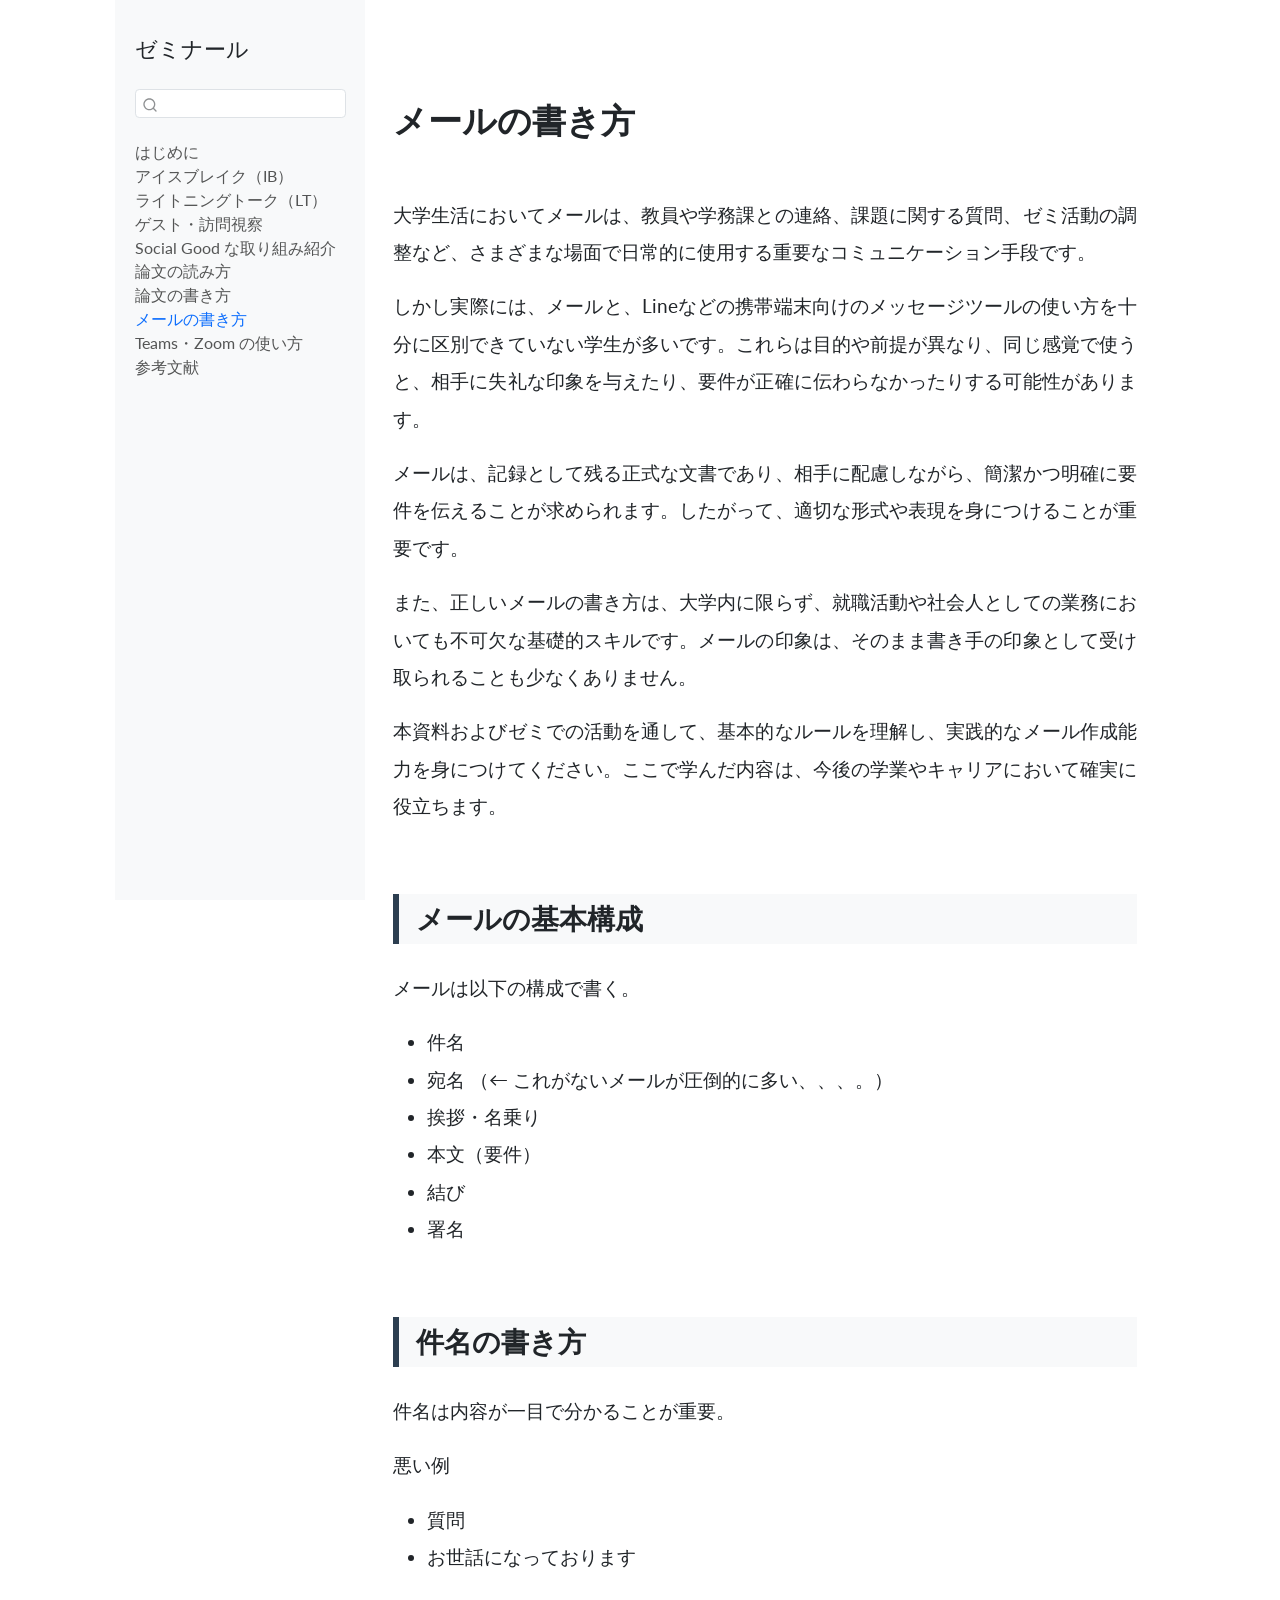
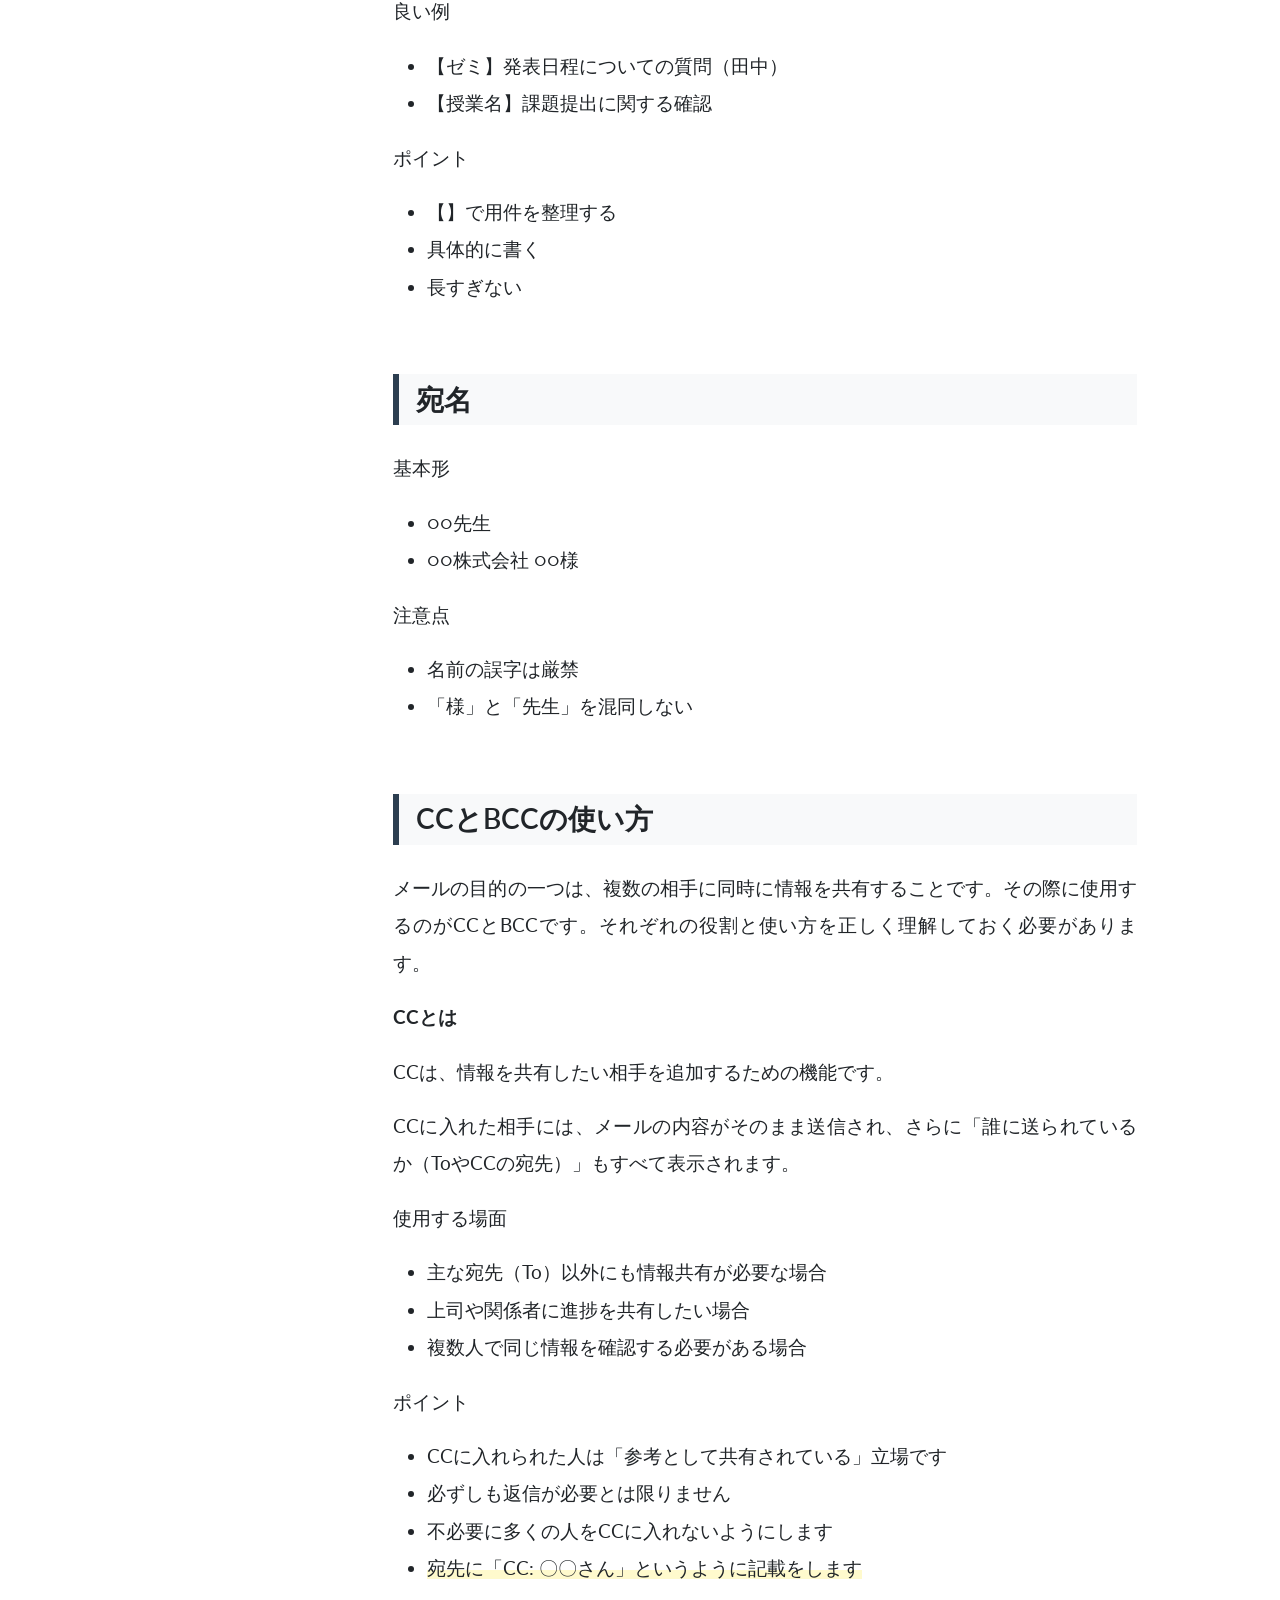
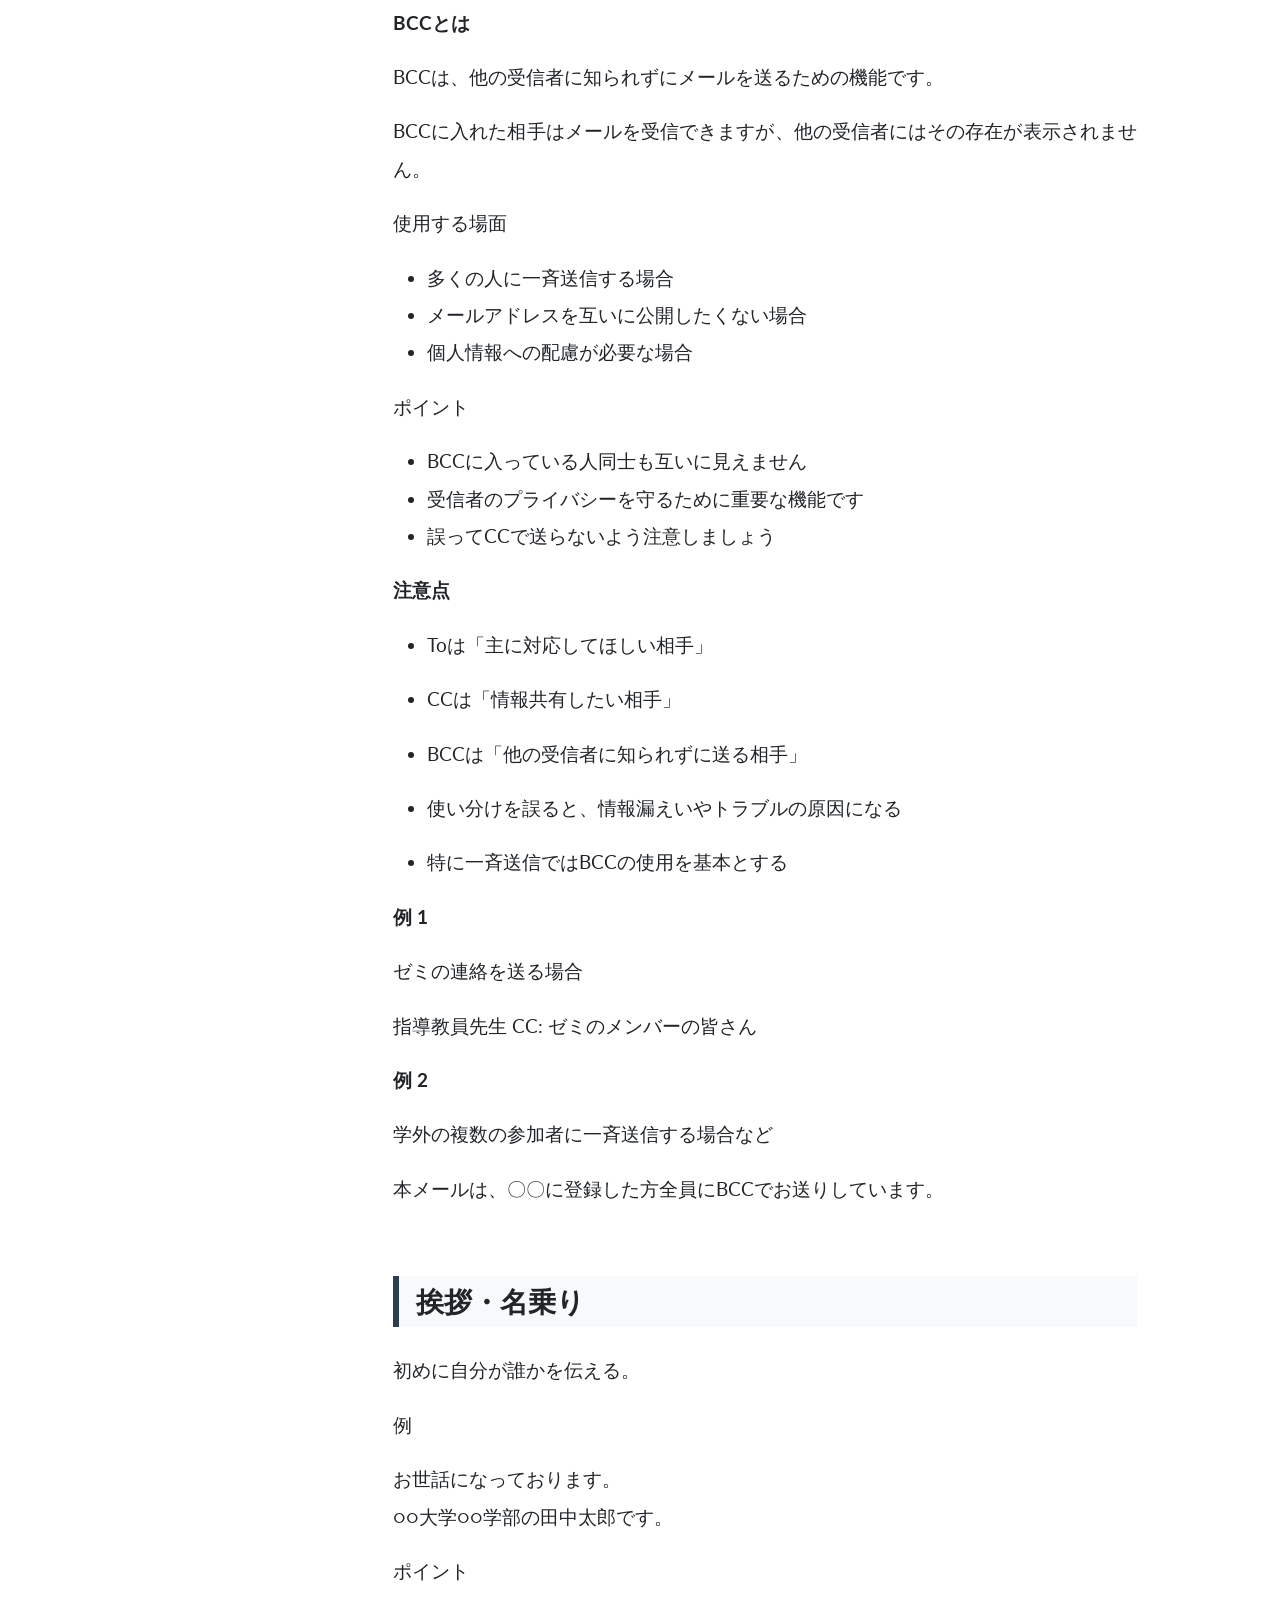
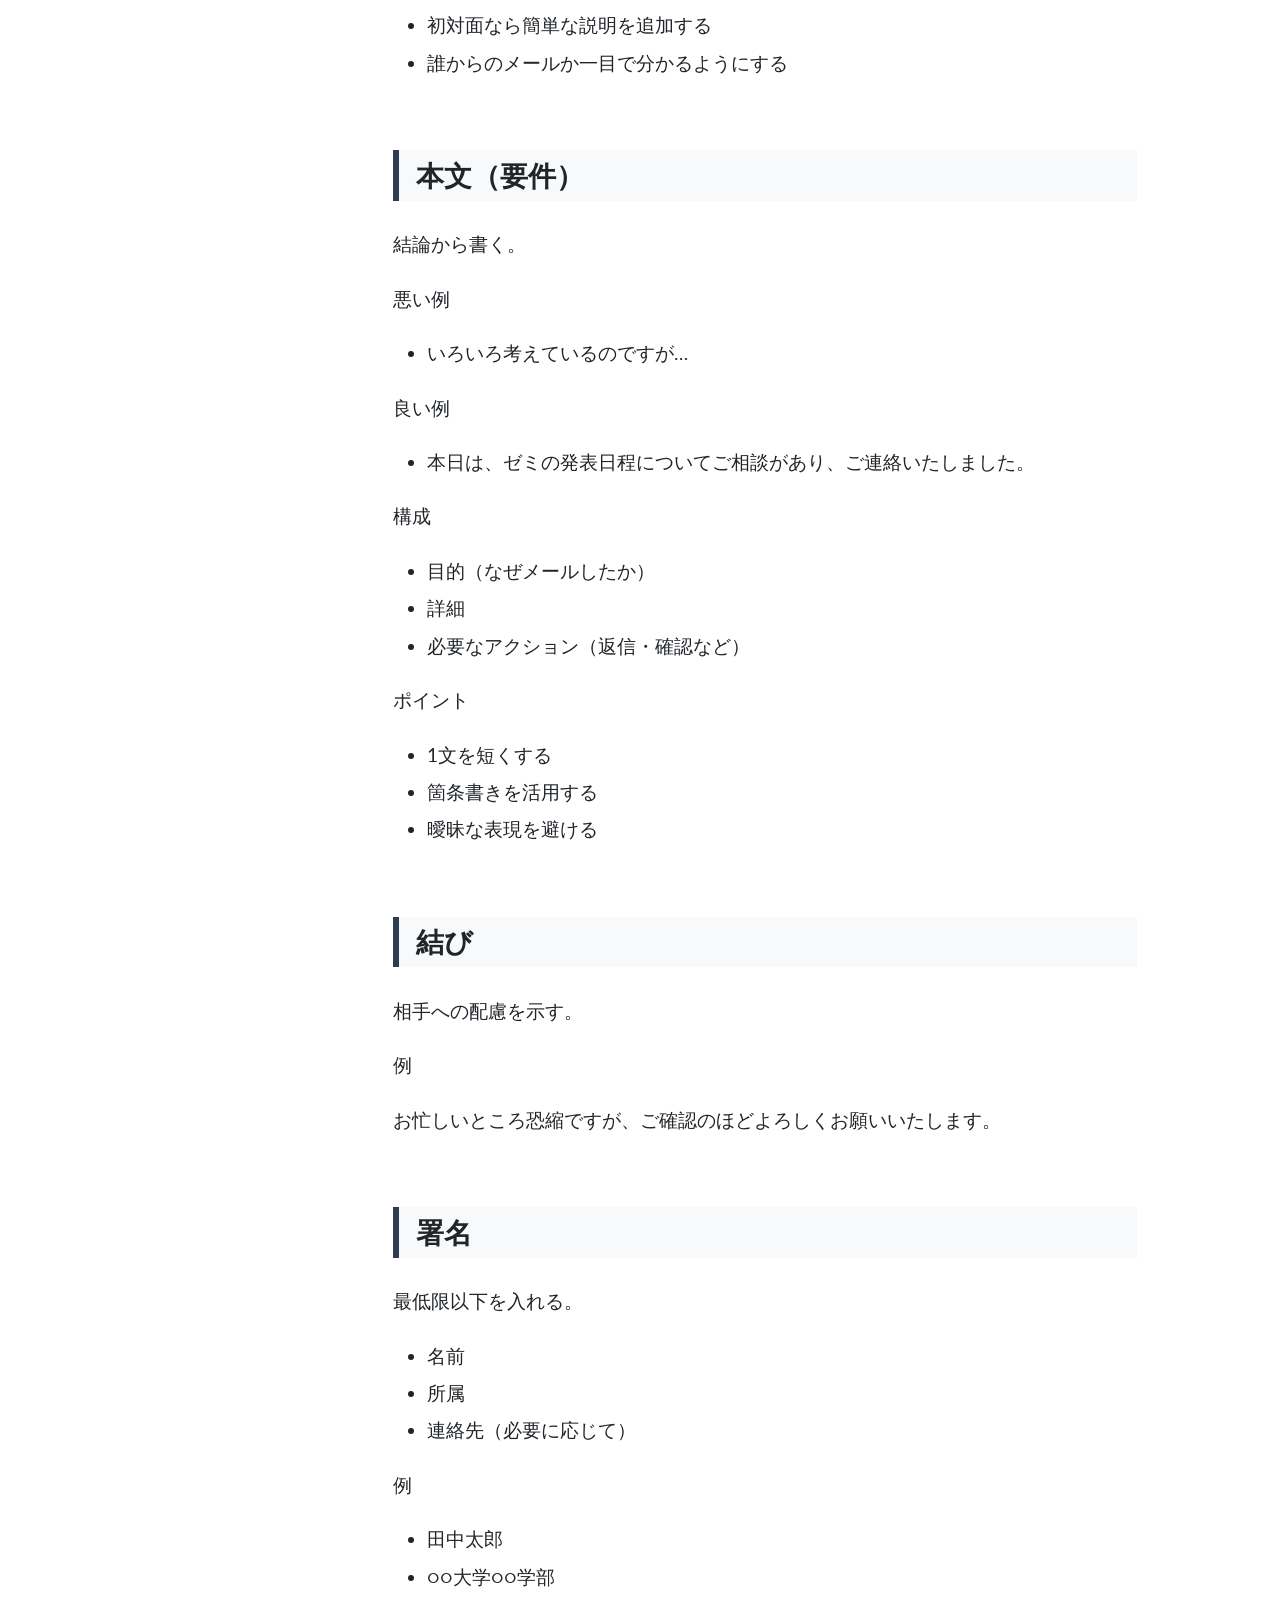
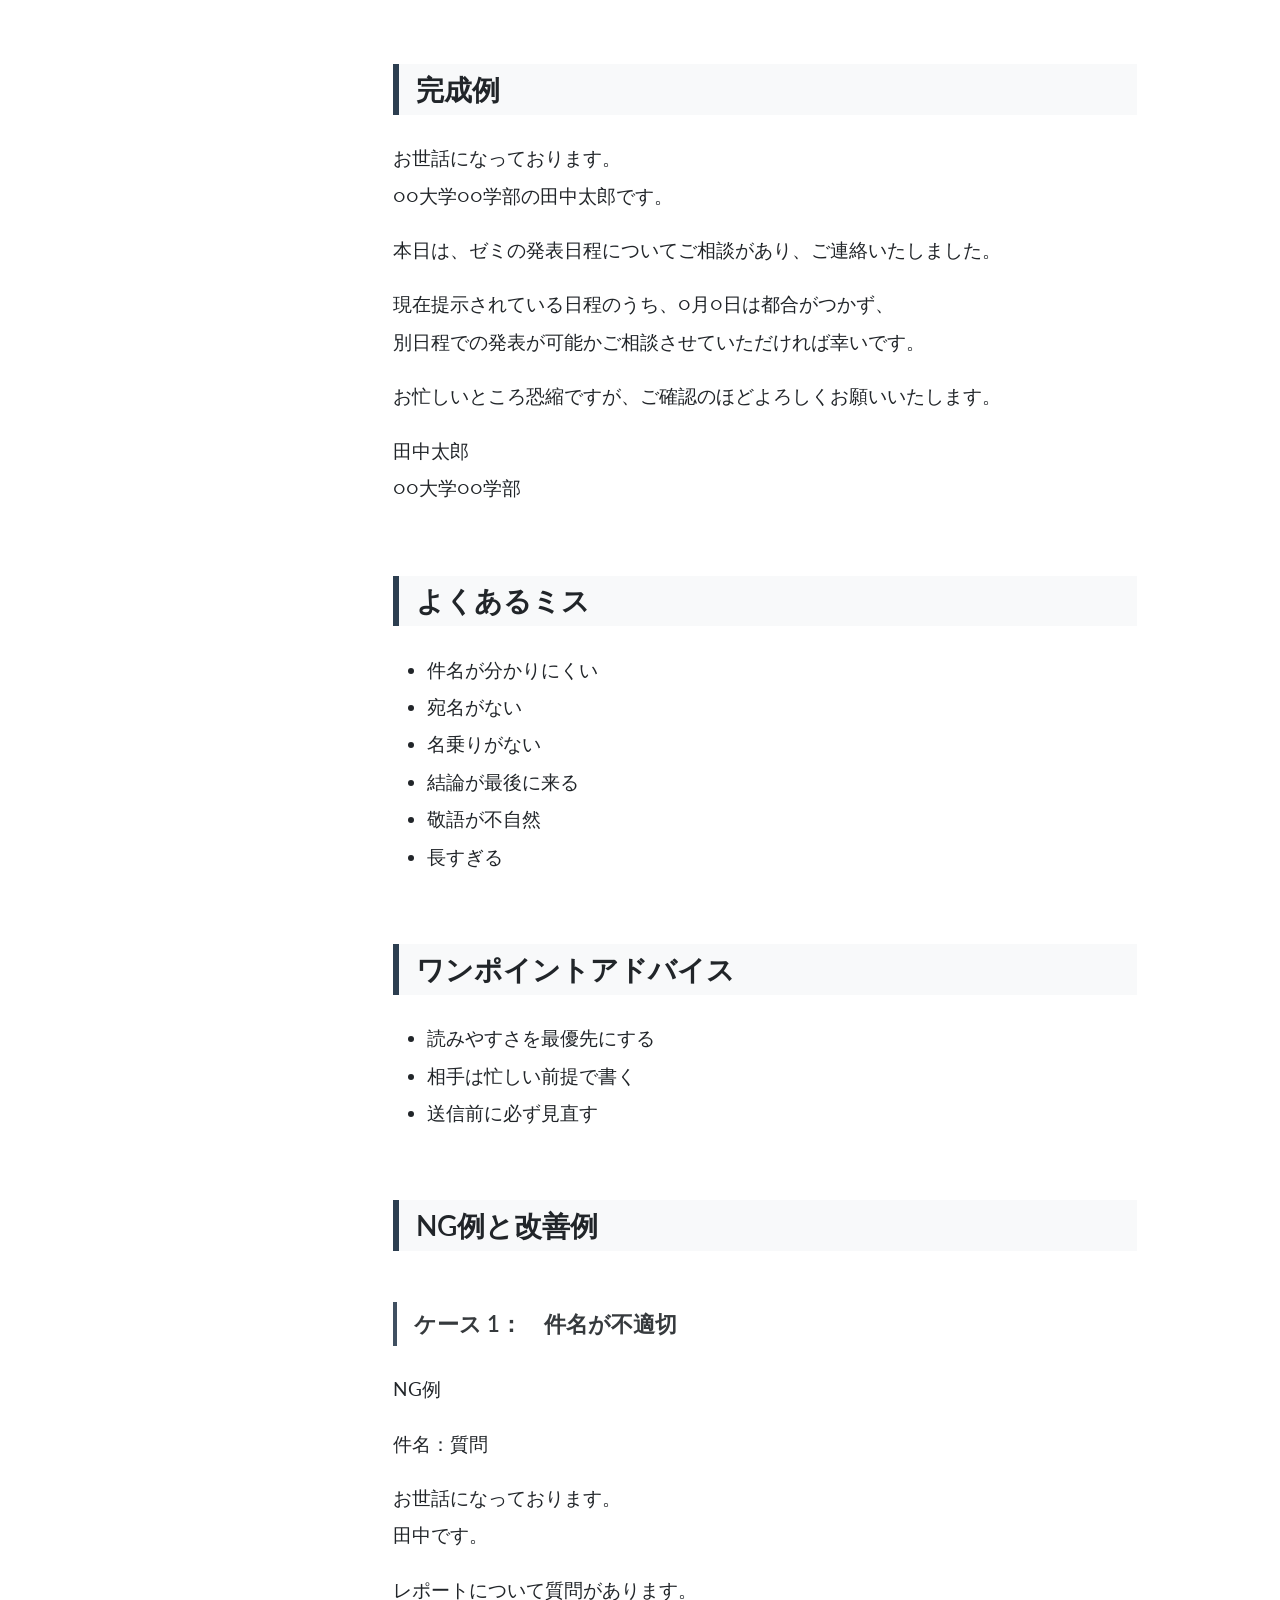
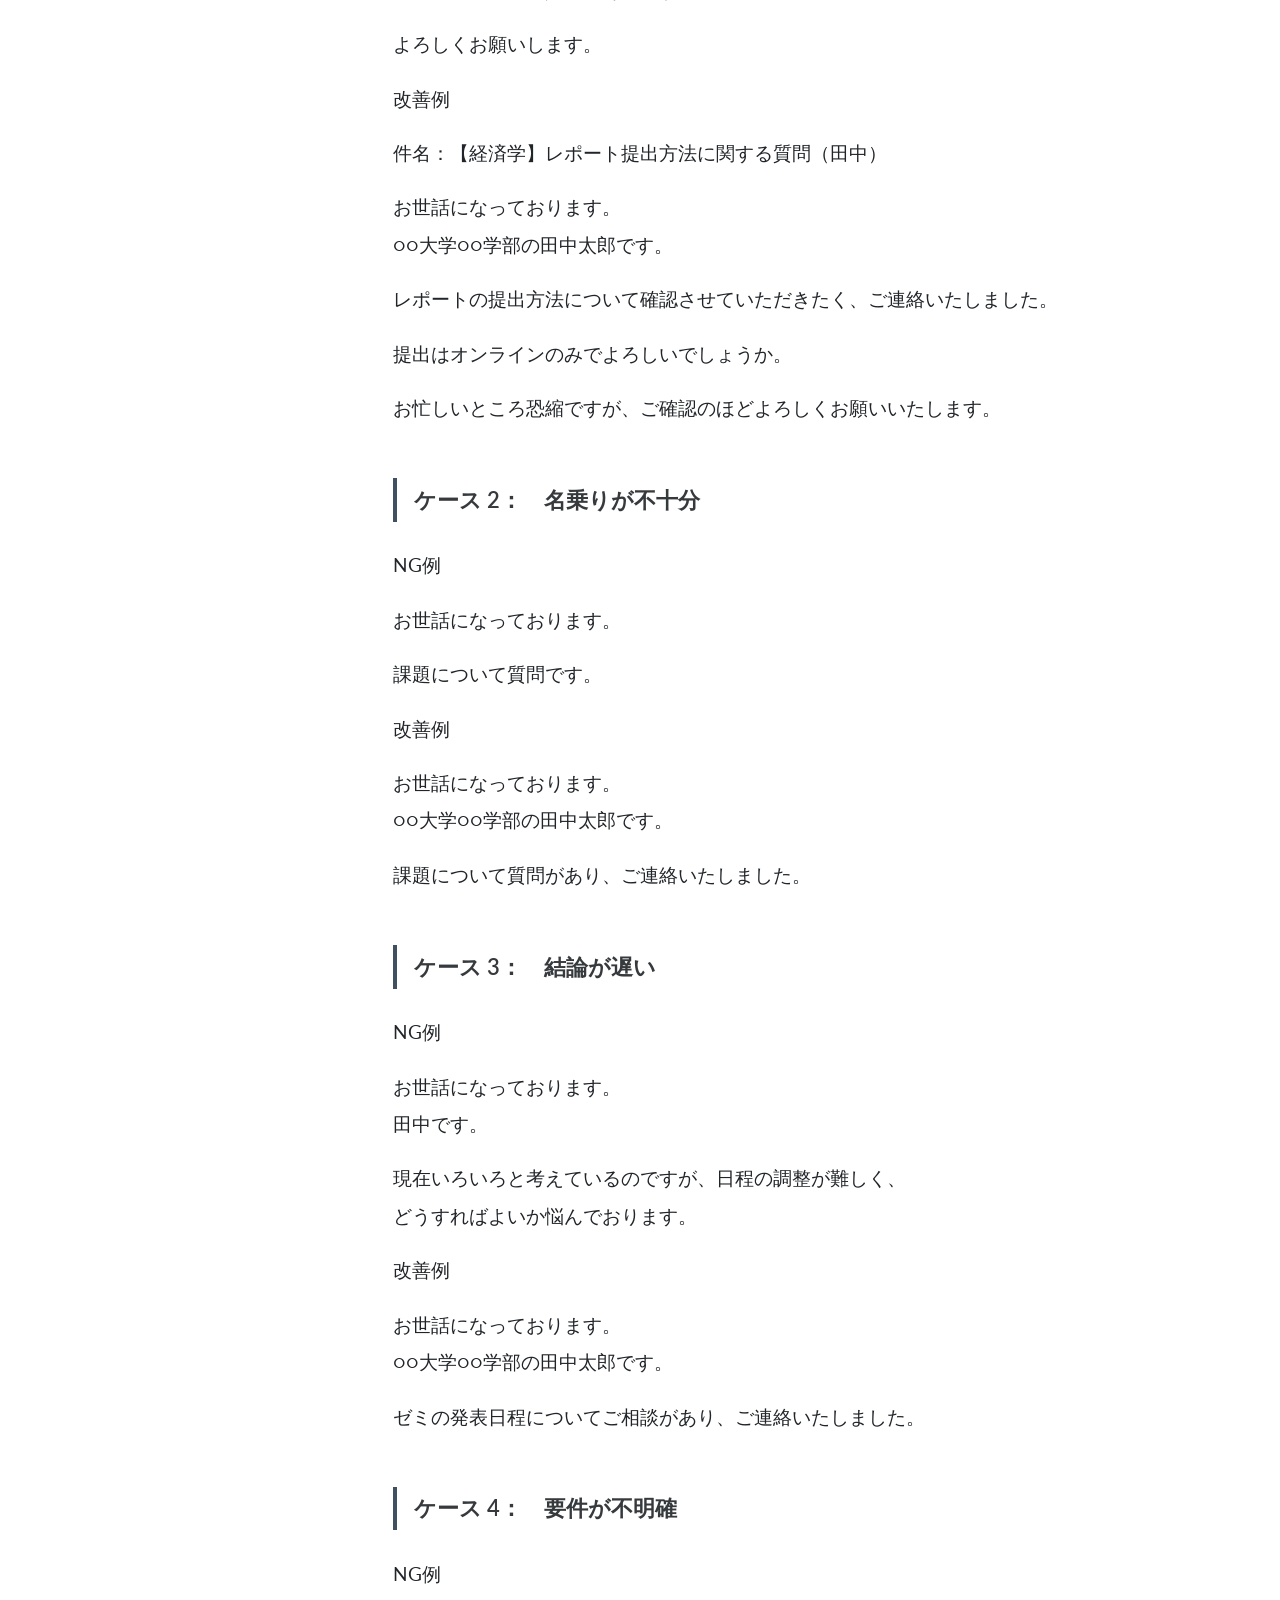
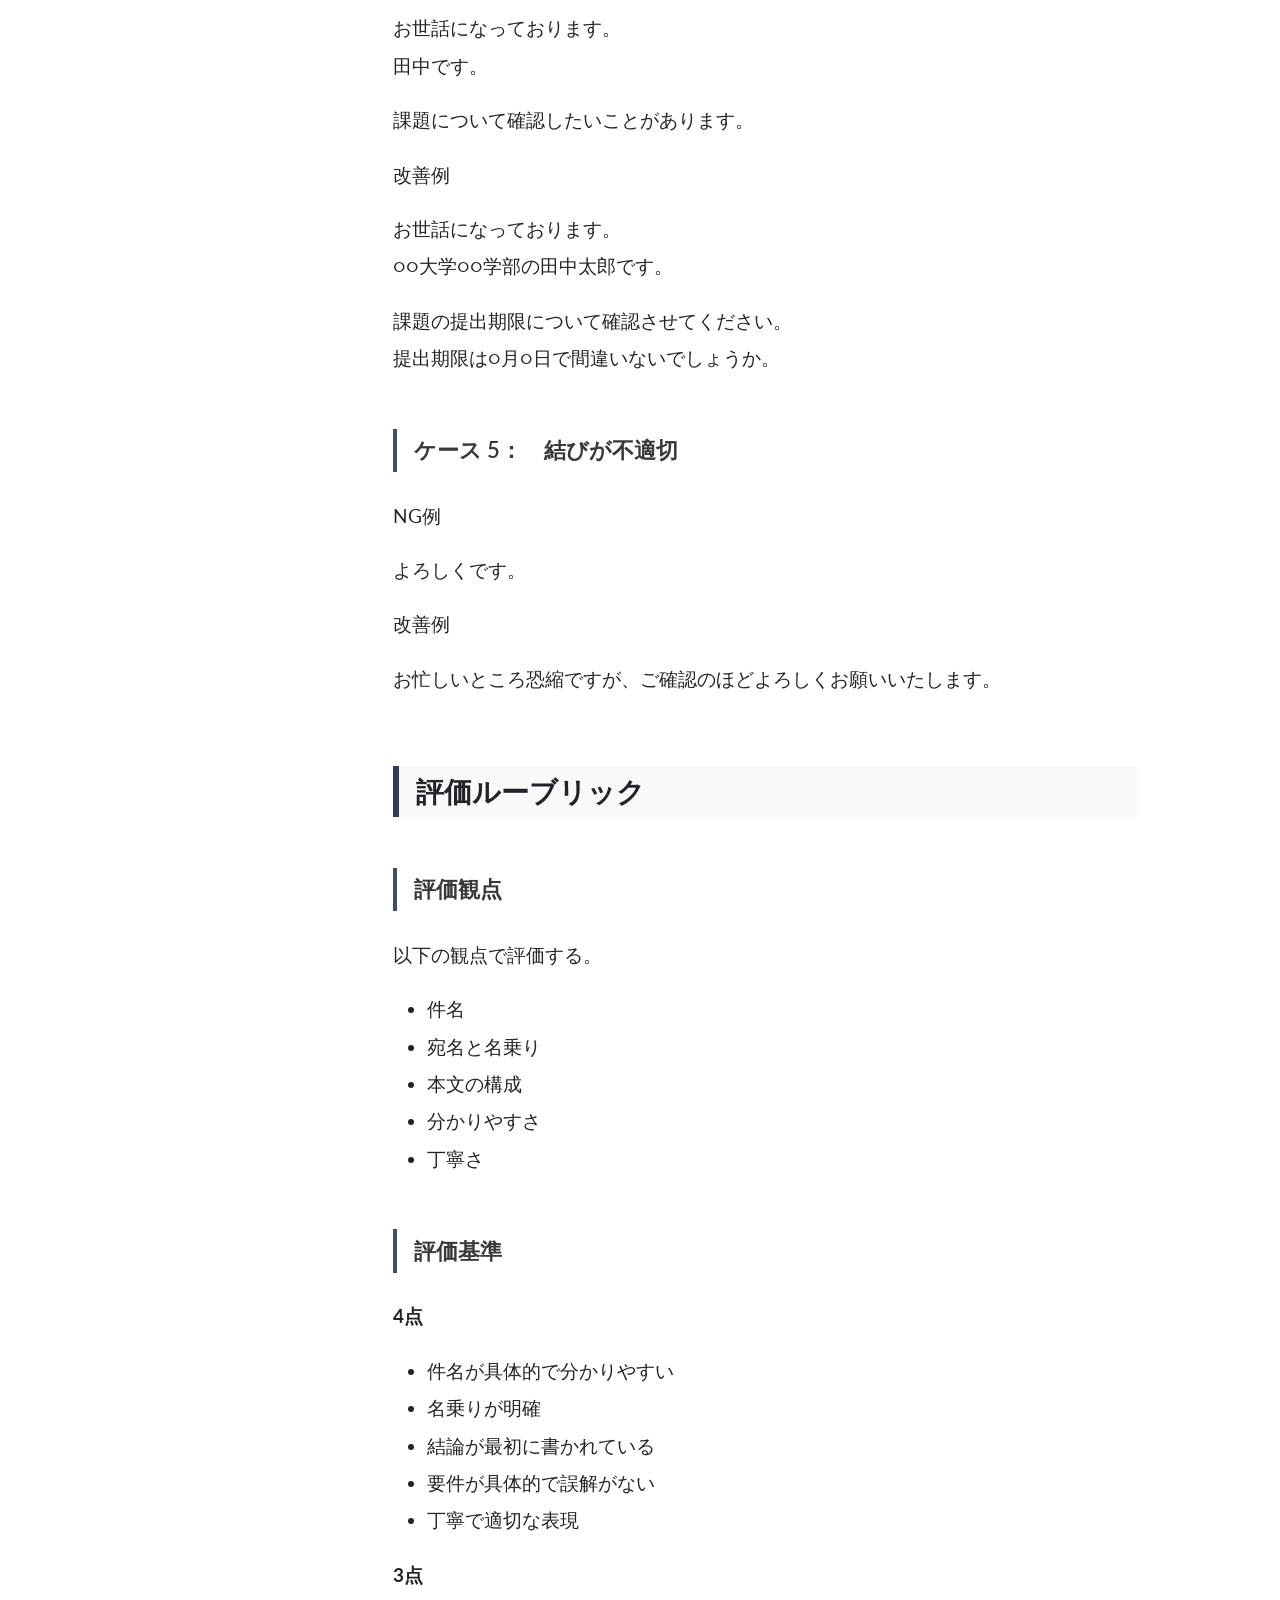
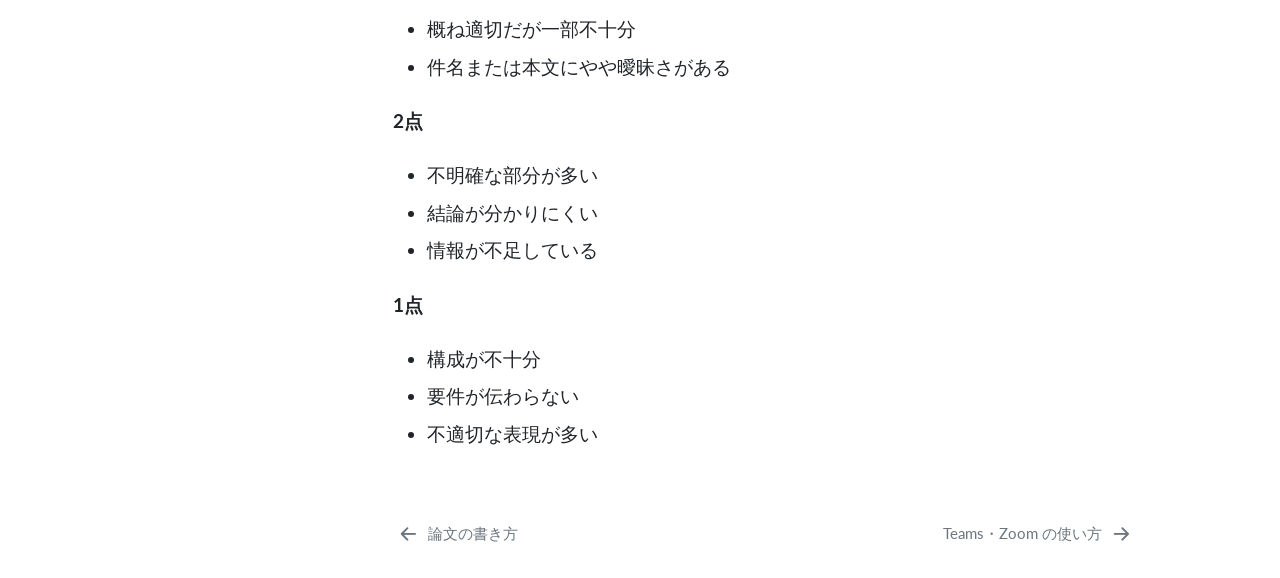
<file: email.html>
<!DOCTYPE html>
<html xmlns="http://www.w3.org/1999/xhtml" lang="en" xml:lang="en"><head>

<meta charset="utf-8">
<meta name="generator" content="quarto-1.8.27">

<meta name="viewport" content="width=device-width, initial-scale=1.0, user-scalable=yes">

<meta name="description" content="2026年度 2年生・木曜日 3時限（13:50-15:35） 3年生・木曜日 4時限（15:45-17:30） 教室： C 館 601 教室">

<title>メールの書き方 – ゼミナール</title>
<style>
code{white-space: pre-wrap;}
span.smallcaps{font-variant: small-caps;}
div.columns{display: flex; gap: min(4vw, 1.5em);}
div.column{flex: auto; overflow-x: auto;}
div.hanging-indent{margin-left: 1.5em; text-indent: -1.5em;}
ul.task-list{list-style: none;}
ul.task-list li input[type="checkbox"] {
  width: 0.8em;
  margin: 0 0.8em 0.2em -1em; /* quarto-specific, see https://github.com/quarto-dev/quarto-cli/issues/4556 */ 
  vertical-align: middle;
}
</style>


<script src="site_libs/quarto-nav/quarto-nav.js"></script>
<script src="site_libs/quarto-nav/headroom.min.js"></script>
<script src="site_libs/clipboard/clipboard.min.js"></script>
<script src="site_libs/quarto-search/autocomplete.umd.js"></script>
<script src="site_libs/quarto-search/fuse.min.js"></script>
<script src="site_libs/quarto-search/quarto-search.js"></script>
<meta name="quarto:offset" content="./">
<link href="./teams_zoom.html" rel="next">
<link href="./article_write.html" rel="prev">
<script src="site_libs/quarto-html/quarto.js" type="module"></script>
<script src="site_libs/quarto-html/tabsets/tabsets.js" type="module"></script>
<script src="site_libs/quarto-html/axe/axe-check.js" type="module"></script>
<script src="site_libs/quarto-html/popper.min.js"></script>
<script src="site_libs/quarto-html/tippy.umd.min.js"></script>
<script src="site_libs/quarto-html/anchor.min.js"></script>
<link href="site_libs/quarto-html/tippy.css" rel="stylesheet">
<link href="site_libs/quarto-html/quarto-syntax-highlighting-ed96de9b727972fe78a7b5d16c58bf87.css" rel="stylesheet" id="quarto-text-highlighting-styles">
<script src="site_libs/bootstrap/bootstrap.min.js"></script>
<link href="site_libs/bootstrap/bootstrap-icons.css" rel="stylesheet">
<link href="site_libs/bootstrap/bootstrap-769085d14d2d0483843472aedb9f3690.min.css" rel="stylesheet" append-hash="true" id="quarto-bootstrap" data-mode="light">
<script id="quarto-search-options" type="application/json">{
  "location": "sidebar",
  "copy-button": false,
  "collapse-after": 3,
  "panel-placement": "start",
  "type": "textbox",
  "limit": 50,
  "keyboard-shortcut": [
    "f",
    "/",
    "s"
  ],
  "show-item-context": false,
  "language": {
    "search-no-results-text": "No results",
    "search-matching-documents-text": "matching documents",
    "search-copy-link-title": "Copy link to search",
    "search-hide-matches-text": "Hide additional matches",
    "search-more-match-text": "more match in this document",
    "search-more-matches-text": "more matches in this document",
    "search-clear-button-title": "Clear",
    "search-text-placeholder": "",
    "search-detached-cancel-button-title": "Cancel",
    "search-submit-button-title": "Submit",
    "search-label": "Search"
  }
}</script>
<meta name="robots" content="noindex, nofollow">


</head>

<body class="nav-sidebar floating fullcontent quarto-light">

<div id="quarto-search-results"></div>
  <header id="quarto-header" class="headroom fixed-top">
  <nav class="quarto-secondary-nav">
    <div class="container-fluid d-flex">
      <button type="button" class="quarto-btn-toggle btn" data-bs-toggle="collapse" role="button" data-bs-target=".quarto-sidebar-collapse-item" aria-controls="quarto-sidebar" aria-expanded="false" aria-label="Toggle sidebar navigation" onclick="if (window.quartoToggleHeadroom) { window.quartoToggleHeadroom(); }">
        <i class="bi bi-layout-text-sidebar-reverse"></i>
      </button>
        <nav class="quarto-page-breadcrumbs" aria-label="breadcrumb"><ol class="breadcrumb"><li class="breadcrumb-item"><a href="./email.html"><span class="chapter-title">メールの書き方</span></a></li></ol></nav>
        <a class="flex-grow-1" role="navigation" data-bs-toggle="collapse" data-bs-target=".quarto-sidebar-collapse-item" aria-controls="quarto-sidebar" aria-expanded="false" aria-label="Toggle sidebar navigation" onclick="if (window.quartoToggleHeadroom) { window.quartoToggleHeadroom(); }">      
        </a>
      <button type="button" class="btn quarto-search-button" aria-label="Search" onclick="window.quartoOpenSearch();">
        <i class="bi bi-search"></i>
      </button>
    </div>
  </nav>
</header>
<!-- content -->
<div id="quarto-content" class="quarto-container page-columns page-rows-contents page-layout-article">
<!-- sidebar -->
  <nav id="quarto-sidebar" class="sidebar collapse collapse-horizontal quarto-sidebar-collapse-item sidebar-navigation floating overflow-auto">
    <div class="pt-lg-2 mt-2 text-left sidebar-header">
    <div class="sidebar-title mb-0 py-0">
      <a href="./">ゼミナール</a> 
    </div>
      </div>
        <div class="mt-2 flex-shrink-0 align-items-center">
        <div class="sidebar-search">
        <div id="quarto-search" class="" title="Search"></div>
        </div>
        </div>
    <div class="sidebar-menu-container"> 
    <ul class="list-unstyled mt-1">
        <li class="sidebar-item">
  <div class="sidebar-item-container"> 
  <a href="./index.html" class="sidebar-item-text sidebar-link">
 <span class="menu-text">はじめに</span></a>
  </div>
</li>
        <li class="sidebar-item">
  <div class="sidebar-item-container"> 
  <a href="./icebreak.html" class="sidebar-item-text sidebar-link"><span class="chapter-title">アイスブレイク（IB）</span></a>
  </div>
</li>
        <li class="sidebar-item">
  <div class="sidebar-item-container"> 
  <a href="./lightning_talks.html" class="sidebar-item-text sidebar-link"><span class="chapter-title">ライトニングトーク（LT）</span></a>
  </div>
</li>
        <li class="sidebar-item">
  <div class="sidebar-item-container"> 
  <a href="./guests_visits.html" class="sidebar-item-text sidebar-link"><span class="chapter-title">ゲスト・訪問視察</span></a>
  </div>
</li>
        <li class="sidebar-item">
  <div class="sidebar-item-container"> 
  <a href="./social_good.html" class="sidebar-item-text sidebar-link"><span class="chapter-title">Social Good な取り組み紹介</span></a>
  </div>
</li>
        <li class="sidebar-item">
  <div class="sidebar-item-container"> 
  <a href="./article_read.html" class="sidebar-item-text sidebar-link"><span class="chapter-title">論文の読み方</span></a>
  </div>
</li>
        <li class="sidebar-item">
  <div class="sidebar-item-container"> 
  <a href="./article_write.html" class="sidebar-item-text sidebar-link"><span class="chapter-title">論文の書き方</span></a>
  </div>
</li>
        <li class="sidebar-item">
  <div class="sidebar-item-container"> 
  <a href="./email.html" class="sidebar-item-text sidebar-link active"><span class="chapter-title">メールの書き方</span></a>
  </div>
</li>
        <li class="sidebar-item">
  <div class="sidebar-item-container"> 
  <a href="./teams_zoom.html" class="sidebar-item-text sidebar-link"><span class="chapter-title">Teams・Zoom の使い方</span></a>
  </div>
</li>
        <li class="sidebar-item">
  <div class="sidebar-item-container"> 
  <a href="./references.html" class="sidebar-item-text sidebar-link">
 <span class="menu-text">参考文献</span></a>
  </div>
</li>
    </ul>
    </div>
</nav>
<div id="quarto-sidebar-glass" class="quarto-sidebar-collapse-item" data-bs-toggle="collapse" data-bs-target=".quarto-sidebar-collapse-item"></div>
<!-- margin-sidebar -->
    
<!-- main -->
<main class="content" id="quarto-document-content">

<header id="title-block-header" class="quarto-title-block default">
<div class="quarto-title">
<h1 class="title"><span class="chapter-title">メールの書き方</span></h1>
</div>



<div class="quarto-title-meta">

    
  
    
  </div>
  


</header>


<div style="margin-top: 3.0em;">

</div>
<p>大学生活においてメールは、教員や学務課との連絡、課題に関する質問、ゼミ活動の調整など、さまざまな場面で日常的に使用する重要なコミュニケーション手段です。</p>
<p>しかし実際には、メールと、Lineなどの携帯端末向けのメッセージツールの使い方を十分に区別できていない学生が多いです。これらは目的や前提が異なり、同じ感覚で使うと、相手に失礼な印象を与えたり、要件が正確に伝わらなかったりする可能性があります。</p>
<p>メールは、記録として残る正式な文書であり、相手に配慮しながら、簡潔かつ明確に要件を伝えることが求められます。したがって、適切な形式や表現を身につけることが重要です。</p>
<p>また、正しいメールの書き方は、大学内に限らず、就職活動や社会人としての業務においても不可欠な基礎的スキルです。メールの印象は、そのまま書き手の印象として受け取られることも少なくありません。</p>
<p>本資料およびゼミでの活動を通して、基本的なルールを理解し、実践的なメール作成能力を身につけてください。ここで学んだ内容は、今後の学業やキャリアにおいて確実に役立ちます。</p>
<section id="メールの基本構成" class="level2">
<h2 class="anchored" data-anchor-id="メールの基本構成">メールの基本構成</h2>
<p>メールは以下の構成で書く。</p>
<ul>
<li>件名<br>
</li>
<li>宛名 （← これがないメールが圧倒的に多い、、、。）</li>
<li>挨拶・名乗り<br>
</li>
<li>本文（要件）<br>
</li>
<li>結び<br>
</li>
<li>署名</li>
</ul>
</section>
<section id="件名の書き方" class="level2">
<h2 class="anchored" data-anchor-id="件名の書き方">件名の書き方</h2>
<p>件名は内容が一目で分かることが重要。</p>
<p>悪い例</p>
<ul>
<li>質問<br>
</li>
<li>お世話になっております</li>
</ul>
<p>良い例</p>
<ul>
<li>【ゼミ】発表日程についての質問（田中）<br>
</li>
<li>【授業名】課題提出に関する確認</li>
</ul>
<p>ポイント</p>
<ul>
<li>【】で用件を整理する<br>
</li>
<li>具体的に書く<br>
</li>
<li>長すぎない</li>
</ul>
</section>
<section id="宛名" class="level2">
<h2 class="anchored" data-anchor-id="宛名">宛名</h2>
<p>基本形</p>
<ul>
<li>○○先生<br>
</li>
<li>○○株式会社 ○○様</li>
</ul>
<p>注意点</p>
<ul>
<li>名前の誤字は厳禁<br>
</li>
<li>「様」と「先生」を混同しない</li>
</ul>
</section>
<section id="ccとbccの使い方" class="level2">
<h2 class="anchored" data-anchor-id="ccとbccの使い方">CCとBCCの使い方</h2>
<p>メールの目的の一つは、複数の相手に同時に情報を共有することです。その際に使用するのがCCとBCCです。それぞれの役割と使い方を正しく理解しておく必要があります。</p>
<p><strong>CCとは</strong></p>
<p>CCは、情報を共有したい相手を追加するための機能です。</p>
<p>CCに入れた相手には、メールの内容がそのまま送信され、さらに「誰に送られているか（ToやCCの宛先）」もすべて表示されます。</p>
<p>使用する場面</p>
<ul>
<li>主な宛先（To）以外にも情報共有が必要な場合<br>
</li>
<li>上司や関係者に進捗を共有したい場合<br>
</li>
<li>複数人で同じ情報を確認する必要がある場合</li>
</ul>
<p>ポイント</p>
<ul>
<li>CCに入れられた人は「参考として共有されている」立場です<br>
</li>
<li>必ずしも返信が必要とは限りません<br>
</li>
<li>不必要に多くの人をCCに入れないようにします<br>
</li>
<li><span class="marker">宛先に「CC: 〇〇さん」というように記載をします</span></li>
</ul>
<p><strong>BCCとは</strong></p>
<p>BCCは、他の受信者に知られずにメールを送るための機能です。</p>
<p>BCCに入れた相手はメールを受信できますが、他の受信者にはその存在が表示されません。</p>
<p>使用する場面</p>
<ul>
<li>多くの人に一斉送信する場合<br>
</li>
<li>メールアドレスを互いに公開したくない場合<br>
</li>
<li>個人情報への配慮が必要な場合</li>
</ul>
<p>ポイント</p>
<ul>
<li>BCCに入っている人同士も互いに見えません<br>
</li>
<li>受信者のプライバシーを守るために重要な機能です<br>
</li>
<li>誤ってCCで送らないよう注意しましょう</li>
</ul>
<p><strong>注意点</strong></p>
<ul>
<li><p>Toは「主に対応してほしい相手」<br>
</p></li>
<li><p>CCは「情報共有したい相手」<br>
</p></li>
<li><p>BCCは「他の受信者に知られずに送る相手」</p></li>
<li><p>使い分けを誤ると、情報漏えいやトラブルの原因になる<br>
</p></li>
<li><p>特に一斉送信ではBCCの使用を基本とする</p></li>
</ul>
<p><strong>例 1</strong></p>
<p>ゼミの連絡を送る場合</p>
<p>指導教員先生 CC: ゼミのメンバーの皆さん</p>
<p><strong>例 2</strong></p>
<p>学外の複数の参加者に一斉送信する場合など</p>
<p>本メールは、〇〇に登録した方全員にBCCでお送りしています。</p>
</section>
<section id="挨拶名乗り" class="level2">
<h2 class="anchored" data-anchor-id="挨拶名乗り">挨拶・名乗り</h2>
<p>初めに自分が誰かを伝える。</p>
<p>例</p>
<p>お世話になっております。<br>
○○大学○○学部の田中太郎です。</p>
<p>ポイント</p>
<ul>
<li>初対面なら簡単な説明を追加する<br>
</li>
<li>誰からのメールか一目で分かるようにする</li>
</ul>
</section>
<section id="本文要件" class="level2">
<h2 class="anchored" data-anchor-id="本文要件">本文（要件）</h2>
<p>結論から書く。</p>
<p>悪い例</p>
<ul>
<li>いろいろ考えているのですが…</li>
</ul>
<p>良い例</p>
<ul>
<li>本日は、ゼミの発表日程についてご相談があり、ご連絡いたしました。</li>
</ul>
<p>構成</p>
<ul>
<li>目的（なぜメールしたか）<br>
</li>
<li>詳細<br>
</li>
<li>必要なアクション（返信・確認など）</li>
</ul>
<p>ポイント</p>
<ul>
<li>1文を短くする<br>
</li>
<li>箇条書きを活用する<br>
</li>
<li>曖昧な表現を避ける</li>
</ul>
</section>
<section id="結び" class="level2">
<h2 class="anchored" data-anchor-id="結び">結び</h2>
<p>相手への配慮を示す。</p>
<p>例</p>
<p>お忙しいところ恐縮ですが、ご確認のほどよろしくお願いいたします。</p>
</section>
<section id="署名" class="level2">
<h2 class="anchored" data-anchor-id="署名">署名</h2>
<p>最低限以下を入れる。</p>
<ul>
<li>名前<br>
</li>
<li>所属<br>
</li>
<li>連絡先（必要に応じて）</li>
</ul>
<p>例</p>
<ul>
<li>田中太郎<br>
</li>
<li>○○大学○○学部</li>
</ul>
</section>
<section id="完成例" class="level2">
<h2 class="anchored" data-anchor-id="完成例">完成例</h2>
<p>お世話になっております。<br>
○○大学○○学部の田中太郎です。</p>
<p>本日は、ゼミの発表日程についてご相談があり、ご連絡いたしました。</p>
<p>現在提示されている日程のうち、○月○日は都合がつかず、<br>
別日程での発表が可能かご相談させていただければ幸いです。</p>
<p>お忙しいところ恐縮ですが、ご確認のほどよろしくお願いいたします。</p>
<p>田中太郎<br>
○○大学○○学部</p>
</section>
<section id="よくあるミス" class="level2">
<h2 class="anchored" data-anchor-id="よくあるミス">よくあるミス</h2>
<ul>
<li>件名が分かりにくい<br>
</li>
<li>宛名がない</li>
<li>名乗りがない<br>
</li>
<li>結論が最後に来る<br>
</li>
<li>敬語が不自然<br>
</li>
<li>長すぎる</li>
</ul>
</section>
<section id="ワンポイントアドバイス" class="level2">
<h2 class="anchored" data-anchor-id="ワンポイントアドバイス">ワンポイントアドバイス</h2>
<ul>
<li>読みやすさを最優先にする<br>
</li>
<li>相手は忙しい前提で書く<br>
</li>
<li>送信前に必ず見直す</li>
</ul>
</section>
<section id="ng例と改善例" class="level2">
<h2 class="anchored" data-anchor-id="ng例と改善例">NG例と改善例</h2>
<section id="ケース-1-件名が不適切" class="level3">
<h3 class="anchored" data-anchor-id="ケース-1-件名が不適切">ケース 1：　件名が不適切</h3>
<p>NG例</p>
<p>件名：質問</p>
<p>お世話になっております。<br>
田中です。</p>
<p>レポートについて質問があります。</p>
<p>よろしくお願いします。</p>
<p>改善例</p>
<p>件名：【経済学】レポート提出方法に関する質問（田中）</p>
<p>お世話になっております。<br>
○○大学○○学部の田中太郎です。</p>
<p>レポートの提出方法について確認させていただきたく、ご連絡いたしました。</p>
<p>提出はオンラインのみでよろしいでしょうか。</p>
<p>お忙しいところ恐縮ですが、ご確認のほどよろしくお願いいたします。</p>
</section>
<section id="ケース-2-名乗りが不十分" class="level3">
<h3 class="anchored" data-anchor-id="ケース-2-名乗りが不十分">ケース 2：　名乗りが不十分</h3>
<p>NG例</p>
<p>お世話になっております。</p>
<p>課題について質問です。</p>
<p>改善例</p>
<p>お世話になっております。<br>
○○大学○○学部の田中太郎です。</p>
<p>課題について質問があり、ご連絡いたしました。</p>
</section>
<section id="ケース-3-結論が遅い" class="level3">
<h3 class="anchored" data-anchor-id="ケース-3-結論が遅い">ケース 3：　結論が遅い</h3>
<p>NG例</p>
<p>お世話になっております。<br>
田中です。</p>
<p>現在いろいろと考えているのですが、日程の調整が難しく、<br>
どうすればよいか悩んでおります。</p>
<p>改善例</p>
<p>お世話になっております。<br>
○○大学○○学部の田中太郎です。</p>
<p>ゼミの発表日程についてご相談があり、ご連絡いたしました。</p>
</section>
<section id="ケース-4-要件が不明確" class="level3">
<h3 class="anchored" data-anchor-id="ケース-4-要件が不明確">ケース 4：　要件が不明確</h3>
<p>NG例</p>
<p>お世話になっております。<br>
田中です。</p>
<p>課題について確認したいことがあります。</p>
<p>改善例</p>
<p>お世話になっております。<br>
○○大学○○学部の田中太郎です。</p>
<p>課題の提出期限について確認させてください。<br>
提出期限は○月○日で間違いないでしょうか。</p>
</section>
<section id="ケース-5-結びが不適切" class="level3">
<h3 class="anchored" data-anchor-id="ケース-5-結びが不適切">ケース 5：　結びが不適切</h3>
<p>NG例</p>
<p>よろしくです。</p>
<p>改善例</p>
<p>お忙しいところ恐縮ですが、ご確認のほどよろしくお願いいたします。</p>
</section>
</section>
<section id="評価ルーブリック" class="level2">
<h2 class="anchored" data-anchor-id="評価ルーブリック">評価ルーブリック</h2>
<section id="評価観点" class="level3">
<h3 class="anchored" data-anchor-id="評価観点">評価観点</h3>
<p>以下の観点で評価する。</p>
<ul>
<li>件名<br>
</li>
<li>宛名と名乗り<br>
</li>
<li>本文の構成<br>
</li>
<li>分かりやすさ<br>
</li>
<li>丁寧さ</li>
</ul>
</section>
<section id="評価基準" class="level3">
<h3 class="anchored" data-anchor-id="評価基準">評価基準</h3>
<p><strong>4点</strong></p>
<ul>
<li>件名が具体的で分かりやすい<br>
</li>
<li>名乗りが明確<br>
</li>
<li>結論が最初に書かれている<br>
</li>
<li>要件が具体的で誤解がない<br>
</li>
<li>丁寧で適切な表現</li>
</ul>
<p><strong>3点</strong></p>
<ul>
<li>概ね適切だが一部不十分<br>
</li>
<li>件名または本文にやや曖昧さがある</li>
</ul>
<p><strong>2点</strong></p>
<ul>
<li>不明確な部分が多い<br>
</li>
<li>結論が分かりにくい<br>
</li>
<li>情報が不足している</li>
</ul>
<p><strong>1点</strong></p>
<ul>
<li>構成が不十分<br>
</li>
<li>要件が伝わらない<br>
</li>
<li>不適切な表現が多い</li>
</ul>


</section>
</section>

</main> <!-- /main -->
<script id="quarto-html-after-body" type="application/javascript">
  window.document.addEventListener("DOMContentLoaded", function (event) {
    const icon = "";
    const anchorJS = new window.AnchorJS();
    anchorJS.options = {
      placement: 'right',
      icon: icon
    };
    anchorJS.add('.anchored');
    const isCodeAnnotation = (el) => {
      for (const clz of el.classList) {
        if (clz.startsWith('code-annotation-')) {                     
          return true;
        }
      }
      return false;
    }
    const onCopySuccess = function(e) {
      // button target
      const button = e.trigger;
      // don't keep focus
      button.blur();
      // flash "checked"
      button.classList.add('code-copy-button-checked');
      var currentTitle = button.getAttribute("title");
      button.setAttribute("title", "Copied!");
      let tooltip;
      if (window.bootstrap) {
        button.setAttribute("data-bs-toggle", "tooltip");
        button.setAttribute("data-bs-placement", "left");
        button.setAttribute("data-bs-title", "Copied!");
        tooltip = new bootstrap.Tooltip(button, 
          { trigger: "manual", 
            customClass: "code-copy-button-tooltip",
            offset: [0, -8]});
        tooltip.show();    
      }
      setTimeout(function() {
        if (tooltip) {
          tooltip.hide();
          button.removeAttribute("data-bs-title");
          button.removeAttribute("data-bs-toggle");
          button.removeAttribute("data-bs-placement");
        }
        button.setAttribute("title", currentTitle);
        button.classList.remove('code-copy-button-checked');
      }, 1000);
      // clear code selection
      e.clearSelection();
    }
    const getTextToCopy = function(trigger) {
      const outerScaffold = trigger.parentElement.cloneNode(true);
      const codeEl = outerScaffold.querySelector('code');
      for (const childEl of codeEl.children) {
        if (isCodeAnnotation(childEl)) {
          childEl.remove();
        }
      }
      return codeEl.innerText;
    }
    const clipboard = new window.ClipboardJS('.code-copy-button:not([data-in-quarto-modal])', {
      text: getTextToCopy
    });
    clipboard.on('success', onCopySuccess);
    if (window.document.getElementById('quarto-embedded-source-code-modal')) {
      const clipboardModal = new window.ClipboardJS('.code-copy-button[data-in-quarto-modal]', {
        text: getTextToCopy,
        container: window.document.getElementById('quarto-embedded-source-code-modal')
      });
      clipboardModal.on('success', onCopySuccess);
    }
      var localhostRegex = new RegExp(/^(?:http|https):\/\/localhost\:?[0-9]*\//);
      var mailtoRegex = new RegExp(/^mailto:/);
        var filterRegex = new RegExp('/' + window.location.host + '/');
      var isInternal = (href) => {
          return filterRegex.test(href) || localhostRegex.test(href) || mailtoRegex.test(href);
      }
      // Inspect non-navigation links and adorn them if external
     var links = window.document.querySelectorAll('a[href]:not(.nav-link):not(.navbar-brand):not(.toc-action):not(.sidebar-link):not(.sidebar-item-toggle):not(.pagination-link):not(.no-external):not([aria-hidden]):not(.dropdown-item):not(.quarto-navigation-tool):not(.about-link)');
      for (var i=0; i<links.length; i++) {
        const link = links[i];
        if (!isInternal(link.href)) {
          // undo the damage that might have been done by quarto-nav.js in the case of
          // links that we want to consider external
          if (link.dataset.originalHref !== undefined) {
            link.href = link.dataset.originalHref;
          }
            // target, if specified
            link.setAttribute("target", "_blank");
            if (link.getAttribute("rel") === null) {
              link.setAttribute("rel", "noopener");
            }
        }
      }
    function tippyHover(el, contentFn, onTriggerFn, onUntriggerFn) {
      const config = {
        allowHTML: true,
        maxWidth: 500,
        delay: 100,
        arrow: false,
        appendTo: function(el) {
            return el.parentElement;
        },
        interactive: true,
        interactiveBorder: 10,
        theme: 'quarto',
        placement: 'bottom-start',
      };
      if (contentFn) {
        config.content = contentFn;
      }
      if (onTriggerFn) {
        config.onTrigger = onTriggerFn;
      }
      if (onUntriggerFn) {
        config.onUntrigger = onUntriggerFn;
      }
      window.tippy(el, config); 
    }
    const noterefs = window.document.querySelectorAll('a[role="doc-noteref"]');
    for (var i=0; i<noterefs.length; i++) {
      const ref = noterefs[i];
      tippyHover(ref, function() {
        // use id or data attribute instead here
        let href = ref.getAttribute('data-footnote-href') || ref.getAttribute('href');
        try { href = new URL(href).hash; } catch {}
        const id = href.replace(/^#\/?/, "");
        const note = window.document.getElementById(id);
        if (note) {
          return note.innerHTML;
        } else {
          return "";
        }
      });
    }
    const xrefs = window.document.querySelectorAll('a.quarto-xref');
    const processXRef = (id, note) => {
      // Strip column container classes
      const stripColumnClz = (el) => {
        el.classList.remove("page-full", "page-columns");
        if (el.children) {
          for (const child of el.children) {
            stripColumnClz(child);
          }
        }
      }
      stripColumnClz(note)
      if (id === null || id.startsWith('sec-')) {
        // Special case sections, only their first couple elements
        const container = document.createElement("div");
        if (note.children && note.children.length > 2) {
          container.appendChild(note.children[0].cloneNode(true));
          for (let i = 1; i < note.children.length; i++) {
            const child = note.children[i];
            if (child.tagName === "P" && child.innerText === "") {
              continue;
            } else {
              container.appendChild(child.cloneNode(true));
              break;
            }
          }
          if (window.Quarto?.typesetMath) {
            window.Quarto.typesetMath(container);
          }
          return container.innerHTML
        } else {
          if (window.Quarto?.typesetMath) {
            window.Quarto.typesetMath(note);
          }
          return note.innerHTML;
        }
      } else {
        // Remove any anchor links if they are present
        const anchorLink = note.querySelector('a.anchorjs-link');
        if (anchorLink) {
          anchorLink.remove();
        }
        if (window.Quarto?.typesetMath) {
          window.Quarto.typesetMath(note);
        }
        if (note.classList.contains("callout")) {
          return note.outerHTML;
        } else {
          return note.innerHTML;
        }
      }
    }
    for (var i=0; i<xrefs.length; i++) {
      const xref = xrefs[i];
      tippyHover(xref, undefined, function(instance) {
        instance.disable();
        let url = xref.getAttribute('href');
        let hash = undefined; 
        if (url.startsWith('#')) {
          hash = url;
        } else {
          try { hash = new URL(url).hash; } catch {}
        }
        if (hash) {
          const id = hash.replace(/^#\/?/, "");
          const note = window.document.getElementById(id);
          if (note !== null) {
            try {
              const html = processXRef(id, note.cloneNode(true));
              instance.setContent(html);
            } finally {
              instance.enable();
              instance.show();
            }
          } else {
            // See if we can fetch this
            fetch(url.split('#')[0])
            .then(res => res.text())
            .then(html => {
              const parser = new DOMParser();
              const htmlDoc = parser.parseFromString(html, "text/html");
              const note = htmlDoc.getElementById(id);
              if (note !== null) {
                const html = processXRef(id, note);
                instance.setContent(html);
              } 
            }).finally(() => {
              instance.enable();
              instance.show();
            });
          }
        } else {
          // See if we can fetch a full url (with no hash to target)
          // This is a special case and we should probably do some content thinning / targeting
          fetch(url)
          .then(res => res.text())
          .then(html => {
            const parser = new DOMParser();
            const htmlDoc = parser.parseFromString(html, "text/html");
            const note = htmlDoc.querySelector('main.content');
            if (note !== null) {
              // This should only happen for chapter cross references
              // (since there is no id in the URL)
              // remove the first header
              if (note.children.length > 0 && note.children[0].tagName === "HEADER") {
                note.children[0].remove();
              }
              const html = processXRef(null, note);
              instance.setContent(html);
            } 
          }).finally(() => {
            instance.enable();
            instance.show();
          });
        }
      }, function(instance) {
      });
    }
        let selectedAnnoteEl;
        const selectorForAnnotation = ( cell, annotation) => {
          let cellAttr = 'data-code-cell="' + cell + '"';
          let lineAttr = 'data-code-annotation="' +  annotation + '"';
          const selector = 'span[' + cellAttr + '][' + lineAttr + ']';
          return selector;
        }
        const selectCodeLines = (annoteEl) => {
          const doc = window.document;
          const targetCell = annoteEl.getAttribute("data-target-cell");
          const targetAnnotation = annoteEl.getAttribute("data-target-annotation");
          const annoteSpan = window.document.querySelector(selectorForAnnotation(targetCell, targetAnnotation));
          const lines = annoteSpan.getAttribute("data-code-lines").split(",");
          const lineIds = lines.map((line) => {
            return targetCell + "-" + line;
          })
          let top = null;
          let height = null;
          let parent = null;
          if (lineIds.length > 0) {
              //compute the position of the single el (top and bottom and make a div)
              const el = window.document.getElementById(lineIds[0]);
              top = el.offsetTop;
              height = el.offsetHeight;
              parent = el.parentElement.parentElement;
            if (lineIds.length > 1) {
              const lastEl = window.document.getElementById(lineIds[lineIds.length - 1]);
              const bottom = lastEl.offsetTop + lastEl.offsetHeight;
              height = bottom - top;
            }
            if (top !== null && height !== null && parent !== null) {
              // cook up a div (if necessary) and position it 
              let div = window.document.getElementById("code-annotation-line-highlight");
              if (div === null) {
                div = window.document.createElement("div");
                div.setAttribute("id", "code-annotation-line-highlight");
                div.style.position = 'absolute';
                parent.appendChild(div);
              }
              div.style.top = top - 2 + "px";
              div.style.height = height + 4 + "px";
              div.style.left = 0;
              let gutterDiv = window.document.getElementById("code-annotation-line-highlight-gutter");
              if (gutterDiv === null) {
                gutterDiv = window.document.createElement("div");
                gutterDiv.setAttribute("id", "code-annotation-line-highlight-gutter");
                gutterDiv.style.position = 'absolute';
                const codeCell = window.document.getElementById(targetCell);
                const gutter = codeCell.querySelector('.code-annotation-gutter');
                gutter.appendChild(gutterDiv);
              }
              gutterDiv.style.top = top - 2 + "px";
              gutterDiv.style.height = height + 4 + "px";
            }
            selectedAnnoteEl = annoteEl;
          }
        };
        const unselectCodeLines = () => {
          const elementsIds = ["code-annotation-line-highlight", "code-annotation-line-highlight-gutter"];
          elementsIds.forEach((elId) => {
            const div = window.document.getElementById(elId);
            if (div) {
              div.remove();
            }
          });
          selectedAnnoteEl = undefined;
        };
          // Handle positioning of the toggle
      window.addEventListener(
        "resize",
        throttle(() => {
          elRect = undefined;
          if (selectedAnnoteEl) {
            selectCodeLines(selectedAnnoteEl);
          }
        }, 10)
      );
      function throttle(fn, ms) {
      let throttle = false;
      let timer;
        return (...args) => {
          if(!throttle) { // first call gets through
              fn.apply(this, args);
              throttle = true;
          } else { // all the others get throttled
              if(timer) clearTimeout(timer); // cancel #2
              timer = setTimeout(() => {
                fn.apply(this, args);
                timer = throttle = false;
              }, ms);
          }
        };
      }
        const annoteTargets = window.document.querySelectorAll('.code-annotation-anchor');
        for (let i=0; i<annoteTargets.length; i++) {
          const annoteTarget = annoteTargets[i];
          const targetCell = annoteTarget.getAttribute("data-target-cell");
          const targetAnnotation = annoteTarget.getAttribute("data-target-annotation");
          const contentFn = () => {
            const content = window.document.querySelector(selectorForAnnotation(targetCell, targetAnnotation));
            if (content) {
              const tipContent = content.cloneNode(true);
              tipContent.classList.add("code-annotation-tip-content");
              return tipContent.outerHTML;
            }
          }
          const config = {
            allowHTML: true,
            content: contentFn,
            onShow: (instance) => {
              selectCodeLines(instance.reference);
              instance.reference.classList.add('code-annotation-active');
              window.tippy.hideAll();
            },
            onHide: (instance) => {
              unselectCodeLines();
              instance.reference.classList.remove('code-annotation-active');
            },
            maxWidth: 300,
            delay: [50, 0],
            duration: [200, 0],
            offset: [5, 10],
            arrow: true,
            trigger: 'click',
            appendTo: function(el) {
              return el.parentElement.parentElement.parentElement;
            },
            interactive: true,
            interactiveBorder: 10,
            theme: 'quarto',
            placement: 'right',
            positionFixed: true,
            popperOptions: {
              modifiers: [
              {
                name: 'flip',
                options: {
                  flipVariations: false, // true by default
                  allowedAutoPlacements: ['right'],
                  fallbackPlacements: ['right', 'top', 'top-start', 'top-end', 'bottom', 'bottom-start', 'bottom-end', 'left'],
                },
              },
              {
                name: 'preventOverflow',
                options: {
                  mainAxis: false,
                  altAxis: false
                }
              }
              ]        
            }      
          };
          window.tippy(annoteTarget, config); 
        }
    const findCites = (el) => {
      const parentEl = el.parentElement;
      if (parentEl) {
        const cites = parentEl.dataset.cites;
        if (cites) {
          return {
            el,
            cites: cites.split(' ')
          };
        } else {
          return findCites(el.parentElement)
        }
      } else {
        return undefined;
      }
    };
    var bibliorefs = window.document.querySelectorAll('a[role="doc-biblioref"]');
    for (var i=0; i<bibliorefs.length; i++) {
      const ref = bibliorefs[i];
      const citeInfo = findCites(ref);
      if (citeInfo) {
        tippyHover(citeInfo.el, function() {
          var popup = window.document.createElement('div');
          citeInfo.cites.forEach(function(cite) {
            var citeDiv = window.document.createElement('div');
            citeDiv.classList.add('hanging-indent');
            citeDiv.classList.add('csl-entry');
            var biblioDiv = window.document.getElementById('ref-' + cite);
            if (biblioDiv) {
              citeDiv.innerHTML = biblioDiv.innerHTML;
            }
            popup.appendChild(citeDiv);
          });
          return popup.innerHTML;
        });
      }
    }
  });
  </script>
<nav class="page-navigation">
  <div class="nav-page nav-page-previous">
      <a href="./article_write.html" class="pagination-link" aria-label="論文の書き方">
        <i class="bi bi-arrow-left-short"></i> <span class="nav-page-text"><span class="chapter-title">論文の書き方</span></span>
      </a>          
  </div>
  <div class="nav-page nav-page-next">
      <a href="./teams_zoom.html" class="pagination-link" aria-label="Teams・Zoom の使い方">
        <span class="nav-page-text"><span class="chapter-title">Teams・Zoom の使い方</span></span> <i class="bi bi-arrow-right-short"></i>
      </a>
  </div>
</nav>
</div> <!-- /content -->




</body></html>
</file>
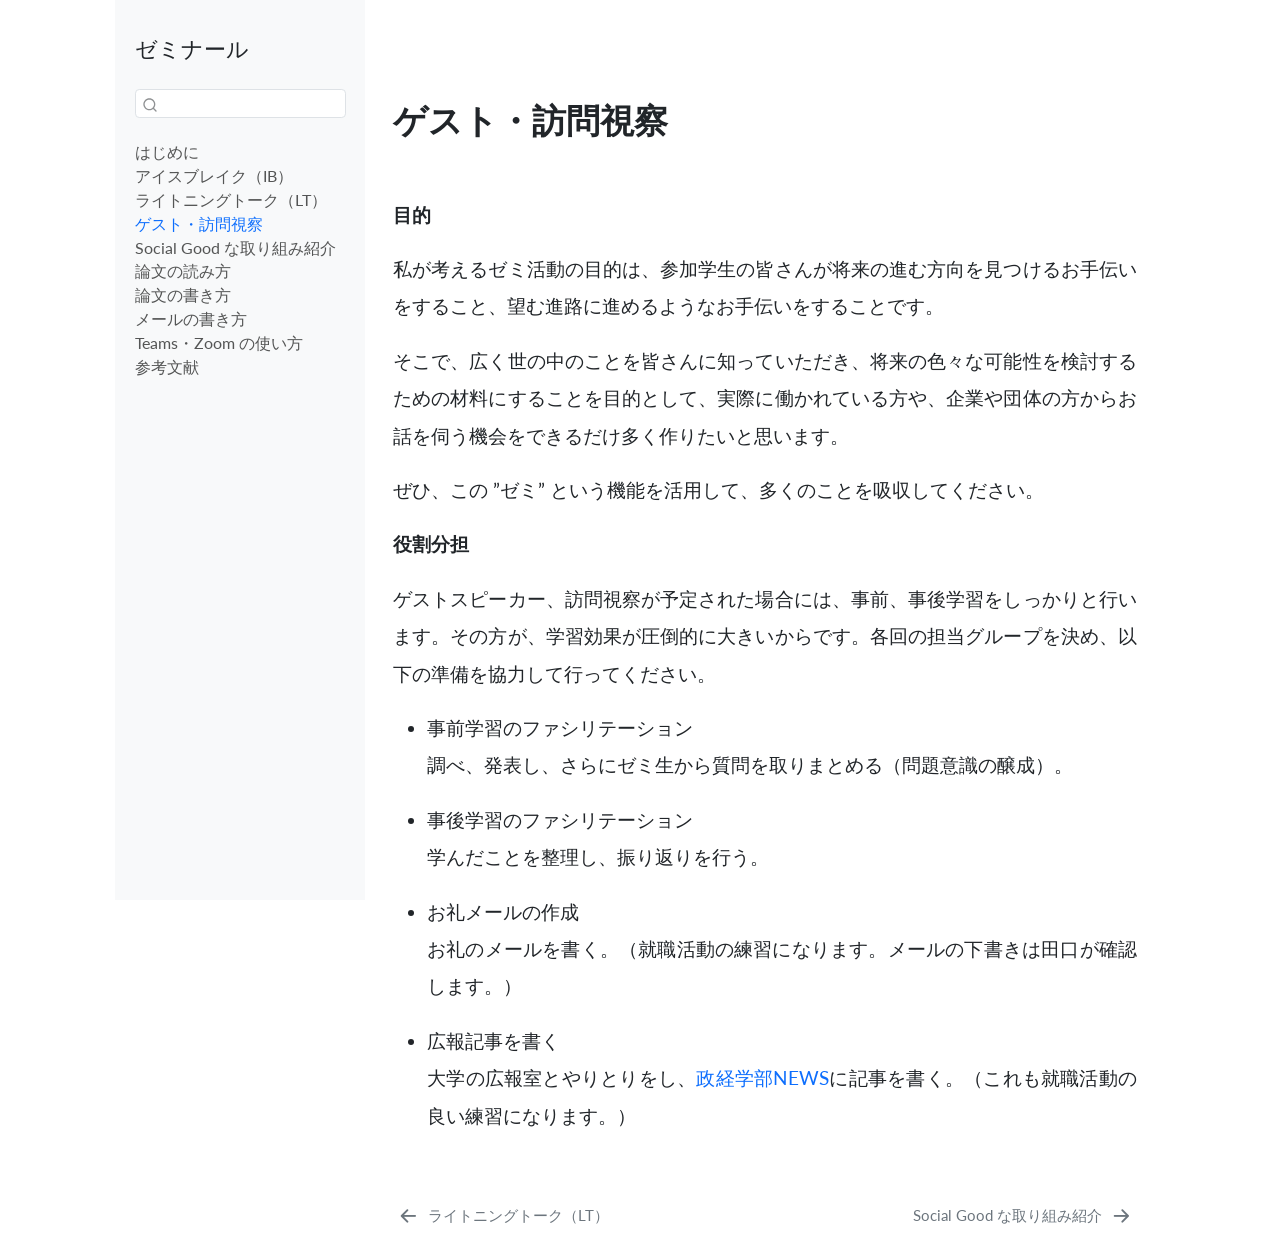
<file: guests_visits.html>
<!DOCTYPE html>
<html xmlns="http://www.w3.org/1999/xhtml" lang="en" xml:lang="en"><head>

<meta charset="utf-8">
<meta name="generator" content="quarto-1.8.27">

<meta name="viewport" content="width=device-width, initial-scale=1.0, user-scalable=yes">

<meta name="description" content="2026年度 2年生・木曜日 3時限（13:50-15:35） 3年生・木曜日 4時限（15:45-17:30） 教室： C 館 601 教室">

<title>ゲスト・訪問視察 – ゼミナール</title>
<style>
code{white-space: pre-wrap;}
span.smallcaps{font-variant: small-caps;}
div.columns{display: flex; gap: min(4vw, 1.5em);}
div.column{flex: auto; overflow-x: auto;}
div.hanging-indent{margin-left: 1.5em; text-indent: -1.5em;}
ul.task-list{list-style: none;}
ul.task-list li input[type="checkbox"] {
  width: 0.8em;
  margin: 0 0.8em 0.2em -1em; /* quarto-specific, see https://github.com/quarto-dev/quarto-cli/issues/4556 */ 
  vertical-align: middle;
}
</style>


<script src="site_libs/quarto-nav/quarto-nav.js"></script>
<script src="site_libs/quarto-nav/headroom.min.js"></script>
<script src="site_libs/clipboard/clipboard.min.js"></script>
<script src="site_libs/quarto-search/autocomplete.umd.js"></script>
<script src="site_libs/quarto-search/fuse.min.js"></script>
<script src="site_libs/quarto-search/quarto-search.js"></script>
<meta name="quarto:offset" content="./">
<link href="./social_good.html" rel="next">
<link href="./lightning_talks.html" rel="prev">
<script src="site_libs/quarto-html/quarto.js" type="module"></script>
<script src="site_libs/quarto-html/tabsets/tabsets.js" type="module"></script>
<script src="site_libs/quarto-html/axe/axe-check.js" type="module"></script>
<script src="site_libs/quarto-html/popper.min.js"></script>
<script src="site_libs/quarto-html/tippy.umd.min.js"></script>
<script src="site_libs/quarto-html/anchor.min.js"></script>
<link href="site_libs/quarto-html/tippy.css" rel="stylesheet">
<link href="site_libs/quarto-html/quarto-syntax-highlighting-ed96de9b727972fe78a7b5d16c58bf87.css" rel="stylesheet" id="quarto-text-highlighting-styles">
<script src="site_libs/bootstrap/bootstrap.min.js"></script>
<link href="site_libs/bootstrap/bootstrap-icons.css" rel="stylesheet">
<link href="site_libs/bootstrap/bootstrap-769085d14d2d0483843472aedb9f3690.min.css" rel="stylesheet" append-hash="true" id="quarto-bootstrap" data-mode="light">
<script id="quarto-search-options" type="application/json">{
  "location": "sidebar",
  "copy-button": false,
  "collapse-after": 3,
  "panel-placement": "start",
  "type": "textbox",
  "limit": 50,
  "keyboard-shortcut": [
    "f",
    "/",
    "s"
  ],
  "show-item-context": false,
  "language": {
    "search-no-results-text": "No results",
    "search-matching-documents-text": "matching documents",
    "search-copy-link-title": "Copy link to search",
    "search-hide-matches-text": "Hide additional matches",
    "search-more-match-text": "more match in this document",
    "search-more-matches-text": "more matches in this document",
    "search-clear-button-title": "Clear",
    "search-text-placeholder": "",
    "search-detached-cancel-button-title": "Cancel",
    "search-submit-button-title": "Submit",
    "search-label": "Search"
  }
}</script>
<meta name="robots" content="noindex, nofollow">


</head>

<body class="nav-sidebar floating fullcontent quarto-light">

<div id="quarto-search-results"></div>
  <header id="quarto-header" class="headroom fixed-top">
  <nav class="quarto-secondary-nav">
    <div class="container-fluid d-flex">
      <button type="button" class="quarto-btn-toggle btn" data-bs-toggle="collapse" role="button" data-bs-target=".quarto-sidebar-collapse-item" aria-controls="quarto-sidebar" aria-expanded="false" aria-label="Toggle sidebar navigation" onclick="if (window.quartoToggleHeadroom) { window.quartoToggleHeadroom(); }">
        <i class="bi bi-layout-text-sidebar-reverse"></i>
      </button>
        <nav class="quarto-page-breadcrumbs" aria-label="breadcrumb"><ol class="breadcrumb"><li class="breadcrumb-item"><a href="./guests_visits.html"><span class="chapter-title">ゲスト・訪問視察</span></a></li></ol></nav>
        <a class="flex-grow-1" role="navigation" data-bs-toggle="collapse" data-bs-target=".quarto-sidebar-collapse-item" aria-controls="quarto-sidebar" aria-expanded="false" aria-label="Toggle sidebar navigation" onclick="if (window.quartoToggleHeadroom) { window.quartoToggleHeadroom(); }">      
        </a>
      <button type="button" class="btn quarto-search-button" aria-label="Search" onclick="window.quartoOpenSearch();">
        <i class="bi bi-search"></i>
      </button>
    </div>
  </nav>
</header>
<!-- content -->
<div id="quarto-content" class="quarto-container page-columns page-rows-contents page-layout-article">
<!-- sidebar -->
  <nav id="quarto-sidebar" class="sidebar collapse collapse-horizontal quarto-sidebar-collapse-item sidebar-navigation floating overflow-auto">
    <div class="pt-lg-2 mt-2 text-left sidebar-header">
    <div class="sidebar-title mb-0 py-0">
      <a href="./">ゼミナール</a> 
    </div>
      </div>
        <div class="mt-2 flex-shrink-0 align-items-center">
        <div class="sidebar-search">
        <div id="quarto-search" class="" title="Search"></div>
        </div>
        </div>
    <div class="sidebar-menu-container"> 
    <ul class="list-unstyled mt-1">
        <li class="sidebar-item">
  <div class="sidebar-item-container"> 
  <a href="./index.html" class="sidebar-item-text sidebar-link">
 <span class="menu-text">はじめに</span></a>
  </div>
</li>
        <li class="sidebar-item">
  <div class="sidebar-item-container"> 
  <a href="./icebreak.html" class="sidebar-item-text sidebar-link"><span class="chapter-title">アイスブレイク（IB）</span></a>
  </div>
</li>
        <li class="sidebar-item">
  <div class="sidebar-item-container"> 
  <a href="./lightning_talks.html" class="sidebar-item-text sidebar-link"><span class="chapter-title">ライトニングトーク（LT）</span></a>
  </div>
</li>
        <li class="sidebar-item">
  <div class="sidebar-item-container"> 
  <a href="./guests_visits.html" class="sidebar-item-text sidebar-link active"><span class="chapter-title">ゲスト・訪問視察</span></a>
  </div>
</li>
        <li class="sidebar-item">
  <div class="sidebar-item-container"> 
  <a href="./social_good.html" class="sidebar-item-text sidebar-link"><span class="chapter-title">Social Good な取り組み紹介</span></a>
  </div>
</li>
        <li class="sidebar-item">
  <div class="sidebar-item-container"> 
  <a href="./article_read.html" class="sidebar-item-text sidebar-link"><span class="chapter-title">論文の読み方</span></a>
  </div>
</li>
        <li class="sidebar-item">
  <div class="sidebar-item-container"> 
  <a href="./article_write.html" class="sidebar-item-text sidebar-link"><span class="chapter-title">論文の書き方</span></a>
  </div>
</li>
        <li class="sidebar-item">
  <div class="sidebar-item-container"> 
  <a href="./email.html" class="sidebar-item-text sidebar-link"><span class="chapter-title">メールの書き方</span></a>
  </div>
</li>
        <li class="sidebar-item">
  <div class="sidebar-item-container"> 
  <a href="./teams_zoom.html" class="sidebar-item-text sidebar-link"><span class="chapter-title">Teams・Zoom の使い方</span></a>
  </div>
</li>
        <li class="sidebar-item">
  <div class="sidebar-item-container"> 
  <a href="./references.html" class="sidebar-item-text sidebar-link">
 <span class="menu-text">参考文献</span></a>
  </div>
</li>
    </ul>
    </div>
</nav>
<div id="quarto-sidebar-glass" class="quarto-sidebar-collapse-item" data-bs-toggle="collapse" data-bs-target=".quarto-sidebar-collapse-item"></div>
<!-- margin-sidebar -->
    
<!-- main -->
<main class="content" id="quarto-document-content">

<header id="title-block-header" class="quarto-title-block default">
<div class="quarto-title">
<h1 class="title"><span class="chapter-title">ゲスト・訪問視察</span></h1>
</div>



<div class="quarto-title-meta">

    
  
    
  </div>
  


</header>


<div style="margin-top: 3.0em;">

</div>
<p><strong>目的</strong></p>
<p>私が考えるゼミ活動の目的は、参加学生の皆さんが将来の進む方向を見つけるお手伝いをすること、望む進路に進めるようなお手伝いをすることです。</p>
<p>そこで、広く世の中のことを皆さんに知っていただき、将来の色々な可能性を検討するための材料にすることを目的として、実際に働かれている方や、企業や団体の方からお話を伺う機会をできるだけ多く作りたいと思います。</p>
<p>ぜひ、この ”ゼミ” という機能を活用して、多くのことを吸収してください。</p>
<p><strong>役割分担</strong></p>
<p>ゲストスピーカー、訪問視察が予定された場合には、事前、事後学習をしっかりと行います。その方が、学習効果が圧倒的に大きいからです。各回の担当グループを決め、以下の準備を協力して行ってください。</p>
<ul>
<li><p>事前学習のファシリテーション<br>
調べ、発表し、さらにゼミ生から質問を取りまとめる（問題意識の醸成）。</p></li>
<li><p>事後学習のファシリテーション<br>
学んだことを整理し、振り返りを行う。</p></li>
<li><p>お礼メールの作成<br>
お礼のメールを書く。（就職活動の練習になります。メールの下書きは田口が確認します。）</p></li>
<li><p>広報記事を書く<br>
大学の広報室とやりとりをし、<a href="https://fpse.takushoku-u.ac.jp/news-all/news.html">政経学部NEWS</a>に記事を書く。（これも就職活動の良い練習になります。）</p></li>
</ul>



</main> <!-- /main -->
<script id="quarto-html-after-body" type="application/javascript">
  window.document.addEventListener("DOMContentLoaded", function (event) {
    const icon = "";
    const anchorJS = new window.AnchorJS();
    anchorJS.options = {
      placement: 'right',
      icon: icon
    };
    anchorJS.add('.anchored');
    const isCodeAnnotation = (el) => {
      for (const clz of el.classList) {
        if (clz.startsWith('code-annotation-')) {                     
          return true;
        }
      }
      return false;
    }
    const onCopySuccess = function(e) {
      // button target
      const button = e.trigger;
      // don't keep focus
      button.blur();
      // flash "checked"
      button.classList.add('code-copy-button-checked');
      var currentTitle = button.getAttribute("title");
      button.setAttribute("title", "Copied!");
      let tooltip;
      if (window.bootstrap) {
        button.setAttribute("data-bs-toggle", "tooltip");
        button.setAttribute("data-bs-placement", "left");
        button.setAttribute("data-bs-title", "Copied!");
        tooltip = new bootstrap.Tooltip(button, 
          { trigger: "manual", 
            customClass: "code-copy-button-tooltip",
            offset: [0, -8]});
        tooltip.show();    
      }
      setTimeout(function() {
        if (tooltip) {
          tooltip.hide();
          button.removeAttribute("data-bs-title");
          button.removeAttribute("data-bs-toggle");
          button.removeAttribute("data-bs-placement");
        }
        button.setAttribute("title", currentTitle);
        button.classList.remove('code-copy-button-checked');
      }, 1000);
      // clear code selection
      e.clearSelection();
    }
    const getTextToCopy = function(trigger) {
      const outerScaffold = trigger.parentElement.cloneNode(true);
      const codeEl = outerScaffold.querySelector('code');
      for (const childEl of codeEl.children) {
        if (isCodeAnnotation(childEl)) {
          childEl.remove();
        }
      }
      return codeEl.innerText;
    }
    const clipboard = new window.ClipboardJS('.code-copy-button:not([data-in-quarto-modal])', {
      text: getTextToCopy
    });
    clipboard.on('success', onCopySuccess);
    if (window.document.getElementById('quarto-embedded-source-code-modal')) {
      const clipboardModal = new window.ClipboardJS('.code-copy-button[data-in-quarto-modal]', {
        text: getTextToCopy,
        container: window.document.getElementById('quarto-embedded-source-code-modal')
      });
      clipboardModal.on('success', onCopySuccess);
    }
      var localhostRegex = new RegExp(/^(?:http|https):\/\/localhost\:?[0-9]*\//);
      var mailtoRegex = new RegExp(/^mailto:/);
        var filterRegex = new RegExp('/' + window.location.host + '/');
      var isInternal = (href) => {
          return filterRegex.test(href) || localhostRegex.test(href) || mailtoRegex.test(href);
      }
      // Inspect non-navigation links and adorn them if external
     var links = window.document.querySelectorAll('a[href]:not(.nav-link):not(.navbar-brand):not(.toc-action):not(.sidebar-link):not(.sidebar-item-toggle):not(.pagination-link):not(.no-external):not([aria-hidden]):not(.dropdown-item):not(.quarto-navigation-tool):not(.about-link)');
      for (var i=0; i<links.length; i++) {
        const link = links[i];
        if (!isInternal(link.href)) {
          // undo the damage that might have been done by quarto-nav.js in the case of
          // links that we want to consider external
          if (link.dataset.originalHref !== undefined) {
            link.href = link.dataset.originalHref;
          }
            // target, if specified
            link.setAttribute("target", "_blank");
            if (link.getAttribute("rel") === null) {
              link.setAttribute("rel", "noopener");
            }
        }
      }
    function tippyHover(el, contentFn, onTriggerFn, onUntriggerFn) {
      const config = {
        allowHTML: true,
        maxWidth: 500,
        delay: 100,
        arrow: false,
        appendTo: function(el) {
            return el.parentElement;
        },
        interactive: true,
        interactiveBorder: 10,
        theme: 'quarto',
        placement: 'bottom-start',
      };
      if (contentFn) {
        config.content = contentFn;
      }
      if (onTriggerFn) {
        config.onTrigger = onTriggerFn;
      }
      if (onUntriggerFn) {
        config.onUntrigger = onUntriggerFn;
      }
      window.tippy(el, config); 
    }
    const noterefs = window.document.querySelectorAll('a[role="doc-noteref"]');
    for (var i=0; i<noterefs.length; i++) {
      const ref = noterefs[i];
      tippyHover(ref, function() {
        // use id or data attribute instead here
        let href = ref.getAttribute('data-footnote-href') || ref.getAttribute('href');
        try { href = new URL(href).hash; } catch {}
        const id = href.replace(/^#\/?/, "");
        const note = window.document.getElementById(id);
        if (note) {
          return note.innerHTML;
        } else {
          return "";
        }
      });
    }
    const xrefs = window.document.querySelectorAll('a.quarto-xref');
    const processXRef = (id, note) => {
      // Strip column container classes
      const stripColumnClz = (el) => {
        el.classList.remove("page-full", "page-columns");
        if (el.children) {
          for (const child of el.children) {
            stripColumnClz(child);
          }
        }
      }
      stripColumnClz(note)
      if (id === null || id.startsWith('sec-')) {
        // Special case sections, only their first couple elements
        const container = document.createElement("div");
        if (note.children && note.children.length > 2) {
          container.appendChild(note.children[0].cloneNode(true));
          for (let i = 1; i < note.children.length; i++) {
            const child = note.children[i];
            if (child.tagName === "P" && child.innerText === "") {
              continue;
            } else {
              container.appendChild(child.cloneNode(true));
              break;
            }
          }
          if (window.Quarto?.typesetMath) {
            window.Quarto.typesetMath(container);
          }
          return container.innerHTML
        } else {
          if (window.Quarto?.typesetMath) {
            window.Quarto.typesetMath(note);
          }
          return note.innerHTML;
        }
      } else {
        // Remove any anchor links if they are present
        const anchorLink = note.querySelector('a.anchorjs-link');
        if (anchorLink) {
          anchorLink.remove();
        }
        if (window.Quarto?.typesetMath) {
          window.Quarto.typesetMath(note);
        }
        if (note.classList.contains("callout")) {
          return note.outerHTML;
        } else {
          return note.innerHTML;
        }
      }
    }
    for (var i=0; i<xrefs.length; i++) {
      const xref = xrefs[i];
      tippyHover(xref, undefined, function(instance) {
        instance.disable();
        let url = xref.getAttribute('href');
        let hash = undefined; 
        if (url.startsWith('#')) {
          hash = url;
        } else {
          try { hash = new URL(url).hash; } catch {}
        }
        if (hash) {
          const id = hash.replace(/^#\/?/, "");
          const note = window.document.getElementById(id);
          if (note !== null) {
            try {
              const html = processXRef(id, note.cloneNode(true));
              instance.setContent(html);
            } finally {
              instance.enable();
              instance.show();
            }
          } else {
            // See if we can fetch this
            fetch(url.split('#')[0])
            .then(res => res.text())
            .then(html => {
              const parser = new DOMParser();
              const htmlDoc = parser.parseFromString(html, "text/html");
              const note = htmlDoc.getElementById(id);
              if (note !== null) {
                const html = processXRef(id, note);
                instance.setContent(html);
              } 
            }).finally(() => {
              instance.enable();
              instance.show();
            });
          }
        } else {
          // See if we can fetch a full url (with no hash to target)
          // This is a special case and we should probably do some content thinning / targeting
          fetch(url)
          .then(res => res.text())
          .then(html => {
            const parser = new DOMParser();
            const htmlDoc = parser.parseFromString(html, "text/html");
            const note = htmlDoc.querySelector('main.content');
            if (note !== null) {
              // This should only happen for chapter cross references
              // (since there is no id in the URL)
              // remove the first header
              if (note.children.length > 0 && note.children[0].tagName === "HEADER") {
                note.children[0].remove();
              }
              const html = processXRef(null, note);
              instance.setContent(html);
            } 
          }).finally(() => {
            instance.enable();
            instance.show();
          });
        }
      }, function(instance) {
      });
    }
        let selectedAnnoteEl;
        const selectorForAnnotation = ( cell, annotation) => {
          let cellAttr = 'data-code-cell="' + cell + '"';
          let lineAttr = 'data-code-annotation="' +  annotation + '"';
          const selector = 'span[' + cellAttr + '][' + lineAttr + ']';
          return selector;
        }
        const selectCodeLines = (annoteEl) => {
          const doc = window.document;
          const targetCell = annoteEl.getAttribute("data-target-cell");
          const targetAnnotation = annoteEl.getAttribute("data-target-annotation");
          const annoteSpan = window.document.querySelector(selectorForAnnotation(targetCell, targetAnnotation));
          const lines = annoteSpan.getAttribute("data-code-lines").split(",");
          const lineIds = lines.map((line) => {
            return targetCell + "-" + line;
          })
          let top = null;
          let height = null;
          let parent = null;
          if (lineIds.length > 0) {
              //compute the position of the single el (top and bottom and make a div)
              const el = window.document.getElementById(lineIds[0]);
              top = el.offsetTop;
              height = el.offsetHeight;
              parent = el.parentElement.parentElement;
            if (lineIds.length > 1) {
              const lastEl = window.document.getElementById(lineIds[lineIds.length - 1]);
              const bottom = lastEl.offsetTop + lastEl.offsetHeight;
              height = bottom - top;
            }
            if (top !== null && height !== null && parent !== null) {
              // cook up a div (if necessary) and position it 
              let div = window.document.getElementById("code-annotation-line-highlight");
              if (div === null) {
                div = window.document.createElement("div");
                div.setAttribute("id", "code-annotation-line-highlight");
                div.style.position = 'absolute';
                parent.appendChild(div);
              }
              div.style.top = top - 2 + "px";
              div.style.height = height + 4 + "px";
              div.style.left = 0;
              let gutterDiv = window.document.getElementById("code-annotation-line-highlight-gutter");
              if (gutterDiv === null) {
                gutterDiv = window.document.createElement("div");
                gutterDiv.setAttribute("id", "code-annotation-line-highlight-gutter");
                gutterDiv.style.position = 'absolute';
                const codeCell = window.document.getElementById(targetCell);
                const gutter = codeCell.querySelector('.code-annotation-gutter');
                gutter.appendChild(gutterDiv);
              }
              gutterDiv.style.top = top - 2 + "px";
              gutterDiv.style.height = height + 4 + "px";
            }
            selectedAnnoteEl = annoteEl;
          }
        };
        const unselectCodeLines = () => {
          const elementsIds = ["code-annotation-line-highlight", "code-annotation-line-highlight-gutter"];
          elementsIds.forEach((elId) => {
            const div = window.document.getElementById(elId);
            if (div) {
              div.remove();
            }
          });
          selectedAnnoteEl = undefined;
        };
          // Handle positioning of the toggle
      window.addEventListener(
        "resize",
        throttle(() => {
          elRect = undefined;
          if (selectedAnnoteEl) {
            selectCodeLines(selectedAnnoteEl);
          }
        }, 10)
      );
      function throttle(fn, ms) {
      let throttle = false;
      let timer;
        return (...args) => {
          if(!throttle) { // first call gets through
              fn.apply(this, args);
              throttle = true;
          } else { // all the others get throttled
              if(timer) clearTimeout(timer); // cancel #2
              timer = setTimeout(() => {
                fn.apply(this, args);
                timer = throttle = false;
              }, ms);
          }
        };
      }
        const annoteTargets = window.document.querySelectorAll('.code-annotation-anchor');
        for (let i=0; i<annoteTargets.length; i++) {
          const annoteTarget = annoteTargets[i];
          const targetCell = annoteTarget.getAttribute("data-target-cell");
          const targetAnnotation = annoteTarget.getAttribute("data-target-annotation");
          const contentFn = () => {
            const content = window.document.querySelector(selectorForAnnotation(targetCell, targetAnnotation));
            if (content) {
              const tipContent = content.cloneNode(true);
              tipContent.classList.add("code-annotation-tip-content");
              return tipContent.outerHTML;
            }
          }
          const config = {
            allowHTML: true,
            content: contentFn,
            onShow: (instance) => {
              selectCodeLines(instance.reference);
              instance.reference.classList.add('code-annotation-active');
              window.tippy.hideAll();
            },
            onHide: (instance) => {
              unselectCodeLines();
              instance.reference.classList.remove('code-annotation-active');
            },
            maxWidth: 300,
            delay: [50, 0],
            duration: [200, 0],
            offset: [5, 10],
            arrow: true,
            trigger: 'click',
            appendTo: function(el) {
              return el.parentElement.parentElement.parentElement;
            },
            interactive: true,
            interactiveBorder: 10,
            theme: 'quarto',
            placement: 'right',
            positionFixed: true,
            popperOptions: {
              modifiers: [
              {
                name: 'flip',
                options: {
                  flipVariations: false, // true by default
                  allowedAutoPlacements: ['right'],
                  fallbackPlacements: ['right', 'top', 'top-start', 'top-end', 'bottom', 'bottom-start', 'bottom-end', 'left'],
                },
              },
              {
                name: 'preventOverflow',
                options: {
                  mainAxis: false,
                  altAxis: false
                }
              }
              ]        
            }      
          };
          window.tippy(annoteTarget, config); 
        }
    const findCites = (el) => {
      const parentEl = el.parentElement;
      if (parentEl) {
        const cites = parentEl.dataset.cites;
        if (cites) {
          return {
            el,
            cites: cites.split(' ')
          };
        } else {
          return findCites(el.parentElement)
        }
      } else {
        return undefined;
      }
    };
    var bibliorefs = window.document.querySelectorAll('a[role="doc-biblioref"]');
    for (var i=0; i<bibliorefs.length; i++) {
      const ref = bibliorefs[i];
      const citeInfo = findCites(ref);
      if (citeInfo) {
        tippyHover(citeInfo.el, function() {
          var popup = window.document.createElement('div');
          citeInfo.cites.forEach(function(cite) {
            var citeDiv = window.document.createElement('div');
            citeDiv.classList.add('hanging-indent');
            citeDiv.classList.add('csl-entry');
            var biblioDiv = window.document.getElementById('ref-' + cite);
            if (biblioDiv) {
              citeDiv.innerHTML = biblioDiv.innerHTML;
            }
            popup.appendChild(citeDiv);
          });
          return popup.innerHTML;
        });
      }
    }
  });
  </script>
<nav class="page-navigation">
  <div class="nav-page nav-page-previous">
      <a href="./lightning_talks.html" class="pagination-link" aria-label="ライトニングトーク（LT）">
        <i class="bi bi-arrow-left-short"></i> <span class="nav-page-text"><span class="chapter-title">ライトニングトーク（LT）</span></span>
      </a>          
  </div>
  <div class="nav-page nav-page-next">
      <a href="./social_good.html" class="pagination-link" aria-label="Social Good な取り組み紹介">
        <span class="nav-page-text"><span class="chapter-title">Social Good な取り組み紹介</span></span> <i class="bi bi-arrow-right-short"></i>
      </a>
  </div>
</nav>
</div> <!-- /content -->




</body></html>
</file>
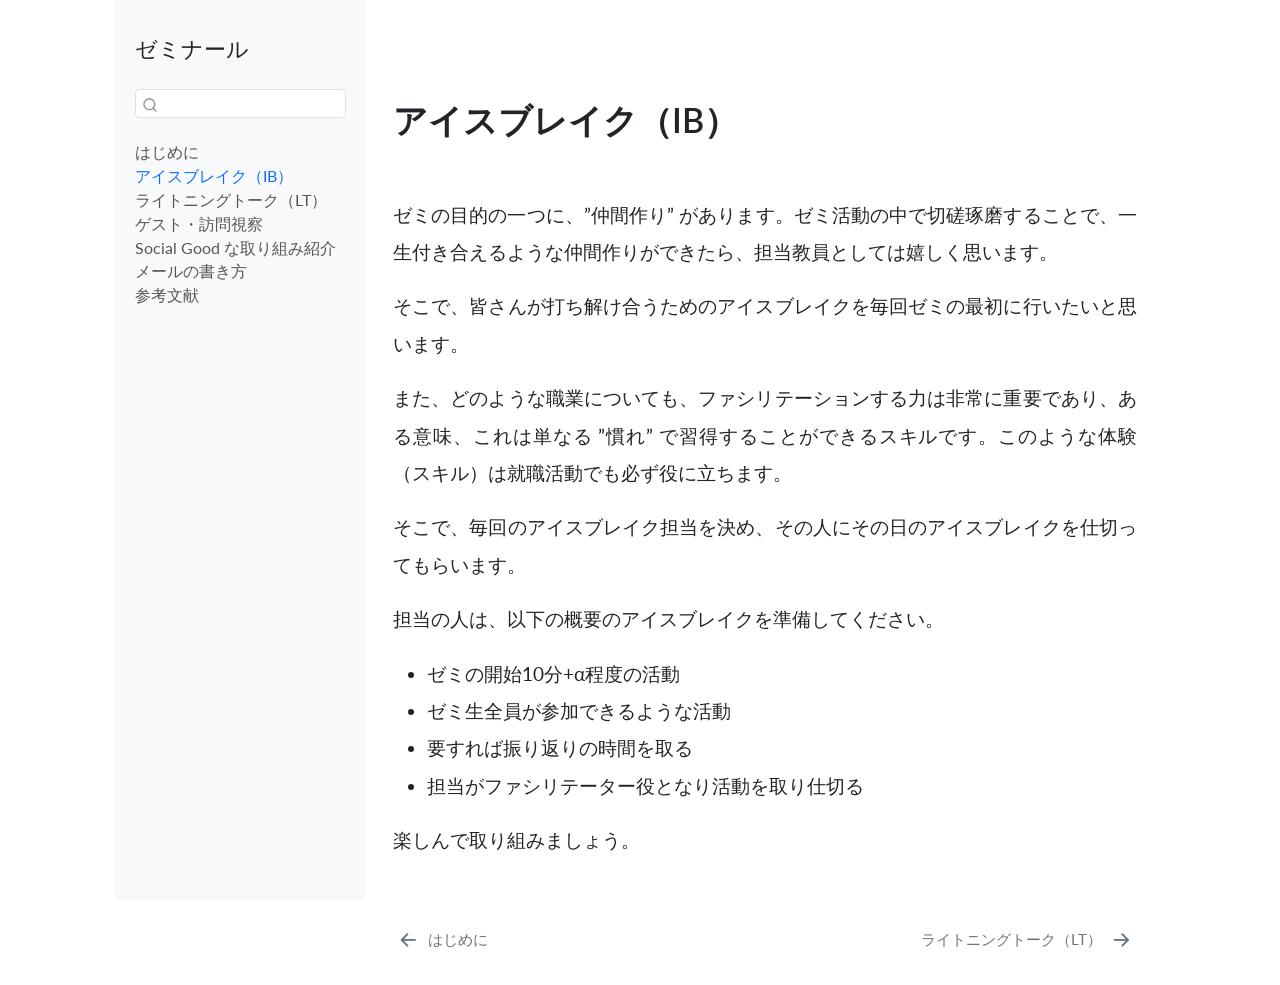
<file: icebreak.html>
<!DOCTYPE html>
<html xmlns="http://www.w3.org/1999/xhtml" lang="en" xml:lang="en"><head>

<meta charset="utf-8">
<meta name="generator" content="quarto-1.8.27">

<meta name="viewport" content="width=device-width, initial-scale=1.0, user-scalable=yes">

<meta name="description" content="2026年度 2年生・木曜日 3時限（13:50-15:35） 3年生・木曜日 4時限（15:45-17:30） 教室： C 館 601 教室">

<title>アイスブレイク（IB） – ゼミナール</title>
<style>
code{white-space: pre-wrap;}
span.smallcaps{font-variant: small-caps;}
div.columns{display: flex; gap: min(4vw, 1.5em);}
div.column{flex: auto; overflow-x: auto;}
div.hanging-indent{margin-left: 1.5em; text-indent: -1.5em;}
ul.task-list{list-style: none;}
ul.task-list li input[type="checkbox"] {
  width: 0.8em;
  margin: 0 0.8em 0.2em -1em; /* quarto-specific, see https://github.com/quarto-dev/quarto-cli/issues/4556 */ 
  vertical-align: middle;
}
</style>


<script src="site_libs/quarto-nav/quarto-nav.js"></script>
<script src="site_libs/quarto-nav/headroom.min.js"></script>
<script src="site_libs/clipboard/clipboard.min.js"></script>
<script src="site_libs/quarto-search/autocomplete.umd.js"></script>
<script src="site_libs/quarto-search/fuse.min.js"></script>
<script src="site_libs/quarto-search/quarto-search.js"></script>
<meta name="quarto:offset" content="./">
<link href="./lightning_talks.html" rel="next">
<link href="./index.html" rel="prev">
<script src="site_libs/quarto-html/quarto.js" type="module"></script>
<script src="site_libs/quarto-html/tabsets/tabsets.js" type="module"></script>
<script src="site_libs/quarto-html/axe/axe-check.js" type="module"></script>
<script src="site_libs/quarto-html/popper.min.js"></script>
<script src="site_libs/quarto-html/tippy.umd.min.js"></script>
<script src="site_libs/quarto-html/anchor.min.js"></script>
<link href="site_libs/quarto-html/tippy.css" rel="stylesheet">
<link href="site_libs/quarto-html/quarto-syntax-highlighting-ed96de9b727972fe78a7b5d16c58bf87.css" rel="stylesheet" id="quarto-text-highlighting-styles">
<script src="site_libs/bootstrap/bootstrap.min.js"></script>
<link href="site_libs/bootstrap/bootstrap-icons.css" rel="stylesheet">
<link href="site_libs/bootstrap/bootstrap-769085d14d2d0483843472aedb9f3690.min.css" rel="stylesheet" append-hash="true" id="quarto-bootstrap" data-mode="light">
<script id="quarto-search-options" type="application/json">{
  "location": "sidebar",
  "copy-button": false,
  "collapse-after": 3,
  "panel-placement": "start",
  "type": "textbox",
  "limit": 50,
  "keyboard-shortcut": [
    "f",
    "/",
    "s"
  ],
  "show-item-context": false,
  "language": {
    "search-no-results-text": "No results",
    "search-matching-documents-text": "matching documents",
    "search-copy-link-title": "Copy link to search",
    "search-hide-matches-text": "Hide additional matches",
    "search-more-match-text": "more match in this document",
    "search-more-matches-text": "more matches in this document",
    "search-clear-button-title": "Clear",
    "search-text-placeholder": "",
    "search-detached-cancel-button-title": "Cancel",
    "search-submit-button-title": "Submit",
    "search-label": "Search"
  }
}</script>
<meta name="robots" content="noindex, nofollow">


</head>

<body class="nav-sidebar floating fullcontent quarto-light">

<div id="quarto-search-results"></div>
  <header id="quarto-header" class="headroom fixed-top">
  <nav class="quarto-secondary-nav">
    <div class="container-fluid d-flex">
      <button type="button" class="quarto-btn-toggle btn" data-bs-toggle="collapse" role="button" data-bs-target=".quarto-sidebar-collapse-item" aria-controls="quarto-sidebar" aria-expanded="false" aria-label="Toggle sidebar navigation" onclick="if (window.quartoToggleHeadroom) { window.quartoToggleHeadroom(); }">
        <i class="bi bi-layout-text-sidebar-reverse"></i>
      </button>
        <nav class="quarto-page-breadcrumbs" aria-label="breadcrumb"><ol class="breadcrumb"><li class="breadcrumb-item"><a href="./icebreak.html"><span class="chapter-title">アイスブレイク（IB）</span></a></li></ol></nav>
        <a class="flex-grow-1" role="navigation" data-bs-toggle="collapse" data-bs-target=".quarto-sidebar-collapse-item" aria-controls="quarto-sidebar" aria-expanded="false" aria-label="Toggle sidebar navigation" onclick="if (window.quartoToggleHeadroom) { window.quartoToggleHeadroom(); }">      
        </a>
      <button type="button" class="btn quarto-search-button" aria-label="Search" onclick="window.quartoOpenSearch();">
        <i class="bi bi-search"></i>
      </button>
    </div>
  </nav>
</header>
<!-- content -->
<div id="quarto-content" class="quarto-container page-columns page-rows-contents page-layout-article">
<!-- sidebar -->
  <nav id="quarto-sidebar" class="sidebar collapse collapse-horizontal quarto-sidebar-collapse-item sidebar-navigation floating overflow-auto">
    <div class="pt-lg-2 mt-2 text-left sidebar-header">
    <div class="sidebar-title mb-0 py-0">
      <a href="./">ゼミナール</a> 
    </div>
      </div>
        <div class="mt-2 flex-shrink-0 align-items-center">
        <div class="sidebar-search">
        <div id="quarto-search" class="" title="Search"></div>
        </div>
        </div>
    <div class="sidebar-menu-container"> 
    <ul class="list-unstyled mt-1">
        <li class="sidebar-item">
  <div class="sidebar-item-container"> 
  <a href="./index.html" class="sidebar-item-text sidebar-link">
 <span class="menu-text">はじめに</span></a>
  </div>
</li>
        <li class="sidebar-item">
  <div class="sidebar-item-container"> 
  <a href="./icebreak.html" class="sidebar-item-text sidebar-link active"><span class="chapter-title">アイスブレイク（IB）</span></a>
  </div>
</li>
        <li class="sidebar-item">
  <div class="sidebar-item-container"> 
  <a href="./lightning_talks.html" class="sidebar-item-text sidebar-link"><span class="chapter-title">ライトニングトーク（LT）</span></a>
  </div>
</li>
        <li class="sidebar-item">
  <div class="sidebar-item-container"> 
  <a href="./guests_visits.html" class="sidebar-item-text sidebar-link"><span class="chapter-title">ゲスト・訪問視察</span></a>
  </div>
</li>
        <li class="sidebar-item">
  <div class="sidebar-item-container"> 
  <a href="./social_good.html" class="sidebar-item-text sidebar-link"><span class="chapter-title">Social Good な取り組み紹介</span></a>
  </div>
</li>
        <li class="sidebar-item">
  <div class="sidebar-item-container"> 
  <a href="./email.html" class="sidebar-item-text sidebar-link"><span class="chapter-title">メールの書き方</span></a>
  </div>
</li>
        <li class="sidebar-item">
  <div class="sidebar-item-container"> 
  <a href="./references.html" class="sidebar-item-text sidebar-link">
 <span class="menu-text">参考文献</span></a>
  </div>
</li>
    </ul>
    </div>
</nav>
<div id="quarto-sidebar-glass" class="quarto-sidebar-collapse-item" data-bs-toggle="collapse" data-bs-target=".quarto-sidebar-collapse-item"></div>
<!-- margin-sidebar -->
    
<!-- main -->
<main class="content" id="quarto-document-content">

<header id="title-block-header" class="quarto-title-block default">
<div class="quarto-title">
<h1 class="title"><span class="chapter-title">アイスブレイク（IB）</span></h1>
</div>



<div class="quarto-title-meta">

    
  
    
  </div>
  


</header>


<div style="margin-top: 3.0em;">

</div>
<p>ゼミの目的の一つに、”仲間作り” があります。ゼミ活動の中で切磋琢磨することで、一生付き合えるような仲間作りができたら、担当教員としては嬉しく思います。</p>
<p>そこで、皆さんが打ち解け合うためのアイスブレイクを毎回ゼミの最初に行いたいと思います。</p>
<p>また、どのような職業についても、ファシリテーションする力は非常に重要であり、ある意味、これは単なる ”慣れ” で習得することができるスキルです。このような体験（スキル）は就職活動でも必ず役に立ちます。</p>
<p>そこで、毎回のアイスブレイク担当を決め、その人にその日のアイスブレイクを仕切ってもらいます。</p>
<p>担当の人は、以下の概要のアイスブレイクを準備してください。</p>
<ul>
<li>ゼミの開始10分+α程度の活動<br>
</li>
<li>ゼミ生全員が参加できるような活動<br>
</li>
<li>要すれば振り返りの時間を取る<br>
</li>
<li>担当がファシリテーター役となり活動を取り仕切る</li>
</ul>
<p>楽しんで取り組みましょう。</p>



</main> <!-- /main -->
<script id="quarto-html-after-body" type="application/javascript">
  window.document.addEventListener("DOMContentLoaded", function (event) {
    const icon = "";
    const anchorJS = new window.AnchorJS();
    anchorJS.options = {
      placement: 'right',
      icon: icon
    };
    anchorJS.add('.anchored');
    const isCodeAnnotation = (el) => {
      for (const clz of el.classList) {
        if (clz.startsWith('code-annotation-')) {                     
          return true;
        }
      }
      return false;
    }
    const onCopySuccess = function(e) {
      // button target
      const button = e.trigger;
      // don't keep focus
      button.blur();
      // flash "checked"
      button.classList.add('code-copy-button-checked');
      var currentTitle = button.getAttribute("title");
      button.setAttribute("title", "Copied!");
      let tooltip;
      if (window.bootstrap) {
        button.setAttribute("data-bs-toggle", "tooltip");
        button.setAttribute("data-bs-placement", "left");
        button.setAttribute("data-bs-title", "Copied!");
        tooltip = new bootstrap.Tooltip(button, 
          { trigger: "manual", 
            customClass: "code-copy-button-tooltip",
            offset: [0, -8]});
        tooltip.show();    
      }
      setTimeout(function() {
        if (tooltip) {
          tooltip.hide();
          button.removeAttribute("data-bs-title");
          button.removeAttribute("data-bs-toggle");
          button.removeAttribute("data-bs-placement");
        }
        button.setAttribute("title", currentTitle);
        button.classList.remove('code-copy-button-checked');
      }, 1000);
      // clear code selection
      e.clearSelection();
    }
    const getTextToCopy = function(trigger) {
      const outerScaffold = trigger.parentElement.cloneNode(true);
      const codeEl = outerScaffold.querySelector('code');
      for (const childEl of codeEl.children) {
        if (isCodeAnnotation(childEl)) {
          childEl.remove();
        }
      }
      return codeEl.innerText;
    }
    const clipboard = new window.ClipboardJS('.code-copy-button:not([data-in-quarto-modal])', {
      text: getTextToCopy
    });
    clipboard.on('success', onCopySuccess);
    if (window.document.getElementById('quarto-embedded-source-code-modal')) {
      const clipboardModal = new window.ClipboardJS('.code-copy-button[data-in-quarto-modal]', {
        text: getTextToCopy,
        container: window.document.getElementById('quarto-embedded-source-code-modal')
      });
      clipboardModal.on('success', onCopySuccess);
    }
      var localhostRegex = new RegExp(/^(?:http|https):\/\/localhost\:?[0-9]*\//);
      var mailtoRegex = new RegExp(/^mailto:/);
        var filterRegex = new RegExp('/' + window.location.host + '/');
      var isInternal = (href) => {
          return filterRegex.test(href) || localhostRegex.test(href) || mailtoRegex.test(href);
      }
      // Inspect non-navigation links and adorn them if external
     var links = window.document.querySelectorAll('a[href]:not(.nav-link):not(.navbar-brand):not(.toc-action):not(.sidebar-link):not(.sidebar-item-toggle):not(.pagination-link):not(.no-external):not([aria-hidden]):not(.dropdown-item):not(.quarto-navigation-tool):not(.about-link)');
      for (var i=0; i<links.length; i++) {
        const link = links[i];
        if (!isInternal(link.href)) {
          // undo the damage that might have been done by quarto-nav.js in the case of
          // links that we want to consider external
          if (link.dataset.originalHref !== undefined) {
            link.href = link.dataset.originalHref;
          }
            // target, if specified
            link.setAttribute("target", "_blank");
            if (link.getAttribute("rel") === null) {
              link.setAttribute("rel", "noopener");
            }
        }
      }
    function tippyHover(el, contentFn, onTriggerFn, onUntriggerFn) {
      const config = {
        allowHTML: true,
        maxWidth: 500,
        delay: 100,
        arrow: false,
        appendTo: function(el) {
            return el.parentElement;
        },
        interactive: true,
        interactiveBorder: 10,
        theme: 'quarto',
        placement: 'bottom-start',
      };
      if (contentFn) {
        config.content = contentFn;
      }
      if (onTriggerFn) {
        config.onTrigger = onTriggerFn;
      }
      if (onUntriggerFn) {
        config.onUntrigger = onUntriggerFn;
      }
      window.tippy(el, config); 
    }
    const noterefs = window.document.querySelectorAll('a[role="doc-noteref"]');
    for (var i=0; i<noterefs.length; i++) {
      const ref = noterefs[i];
      tippyHover(ref, function() {
        // use id or data attribute instead here
        let href = ref.getAttribute('data-footnote-href') || ref.getAttribute('href');
        try { href = new URL(href).hash; } catch {}
        const id = href.replace(/^#\/?/, "");
        const note = window.document.getElementById(id);
        if (note) {
          return note.innerHTML;
        } else {
          return "";
        }
      });
    }
    const xrefs = window.document.querySelectorAll('a.quarto-xref');
    const processXRef = (id, note) => {
      // Strip column container classes
      const stripColumnClz = (el) => {
        el.classList.remove("page-full", "page-columns");
        if (el.children) {
          for (const child of el.children) {
            stripColumnClz(child);
          }
        }
      }
      stripColumnClz(note)
      if (id === null || id.startsWith('sec-')) {
        // Special case sections, only their first couple elements
        const container = document.createElement("div");
        if (note.children && note.children.length > 2) {
          container.appendChild(note.children[0].cloneNode(true));
          for (let i = 1; i < note.children.length; i++) {
            const child = note.children[i];
            if (child.tagName === "P" && child.innerText === "") {
              continue;
            } else {
              container.appendChild(child.cloneNode(true));
              break;
            }
          }
          if (window.Quarto?.typesetMath) {
            window.Quarto.typesetMath(container);
          }
          return container.innerHTML
        } else {
          if (window.Quarto?.typesetMath) {
            window.Quarto.typesetMath(note);
          }
          return note.innerHTML;
        }
      } else {
        // Remove any anchor links if they are present
        const anchorLink = note.querySelector('a.anchorjs-link');
        if (anchorLink) {
          anchorLink.remove();
        }
        if (window.Quarto?.typesetMath) {
          window.Quarto.typesetMath(note);
        }
        if (note.classList.contains("callout")) {
          return note.outerHTML;
        } else {
          return note.innerHTML;
        }
      }
    }
    for (var i=0; i<xrefs.length; i++) {
      const xref = xrefs[i];
      tippyHover(xref, undefined, function(instance) {
        instance.disable();
        let url = xref.getAttribute('href');
        let hash = undefined; 
        if (url.startsWith('#')) {
          hash = url;
        } else {
          try { hash = new URL(url).hash; } catch {}
        }
        if (hash) {
          const id = hash.replace(/^#\/?/, "");
          const note = window.document.getElementById(id);
          if (note !== null) {
            try {
              const html = processXRef(id, note.cloneNode(true));
              instance.setContent(html);
            } finally {
              instance.enable();
              instance.show();
            }
          } else {
            // See if we can fetch this
            fetch(url.split('#')[0])
            .then(res => res.text())
            .then(html => {
              const parser = new DOMParser();
              const htmlDoc = parser.parseFromString(html, "text/html");
              const note = htmlDoc.getElementById(id);
              if (note !== null) {
                const html = processXRef(id, note);
                instance.setContent(html);
              } 
            }).finally(() => {
              instance.enable();
              instance.show();
            });
          }
        } else {
          // See if we can fetch a full url (with no hash to target)
          // This is a special case and we should probably do some content thinning / targeting
          fetch(url)
          .then(res => res.text())
          .then(html => {
            const parser = new DOMParser();
            const htmlDoc = parser.parseFromString(html, "text/html");
            const note = htmlDoc.querySelector('main.content');
            if (note !== null) {
              // This should only happen for chapter cross references
              // (since there is no id in the URL)
              // remove the first header
              if (note.children.length > 0 && note.children[0].tagName === "HEADER") {
                note.children[0].remove();
              }
              const html = processXRef(null, note);
              instance.setContent(html);
            } 
          }).finally(() => {
            instance.enable();
            instance.show();
          });
        }
      }, function(instance) {
      });
    }
        let selectedAnnoteEl;
        const selectorForAnnotation = ( cell, annotation) => {
          let cellAttr = 'data-code-cell="' + cell + '"';
          let lineAttr = 'data-code-annotation="' +  annotation + '"';
          const selector = 'span[' + cellAttr + '][' + lineAttr + ']';
          return selector;
        }
        const selectCodeLines = (annoteEl) => {
          const doc = window.document;
          const targetCell = annoteEl.getAttribute("data-target-cell");
          const targetAnnotation = annoteEl.getAttribute("data-target-annotation");
          const annoteSpan = window.document.querySelector(selectorForAnnotation(targetCell, targetAnnotation));
          const lines = annoteSpan.getAttribute("data-code-lines").split(",");
          const lineIds = lines.map((line) => {
            return targetCell + "-" + line;
          })
          let top = null;
          let height = null;
          let parent = null;
          if (lineIds.length > 0) {
              //compute the position of the single el (top and bottom and make a div)
              const el = window.document.getElementById(lineIds[0]);
              top = el.offsetTop;
              height = el.offsetHeight;
              parent = el.parentElement.parentElement;
            if (lineIds.length > 1) {
              const lastEl = window.document.getElementById(lineIds[lineIds.length - 1]);
              const bottom = lastEl.offsetTop + lastEl.offsetHeight;
              height = bottom - top;
            }
            if (top !== null && height !== null && parent !== null) {
              // cook up a div (if necessary) and position it 
              let div = window.document.getElementById("code-annotation-line-highlight");
              if (div === null) {
                div = window.document.createElement("div");
                div.setAttribute("id", "code-annotation-line-highlight");
                div.style.position = 'absolute';
                parent.appendChild(div);
              }
              div.style.top = top - 2 + "px";
              div.style.height = height + 4 + "px";
              div.style.left = 0;
              let gutterDiv = window.document.getElementById("code-annotation-line-highlight-gutter");
              if (gutterDiv === null) {
                gutterDiv = window.document.createElement("div");
                gutterDiv.setAttribute("id", "code-annotation-line-highlight-gutter");
                gutterDiv.style.position = 'absolute';
                const codeCell = window.document.getElementById(targetCell);
                const gutter = codeCell.querySelector('.code-annotation-gutter');
                gutter.appendChild(gutterDiv);
              }
              gutterDiv.style.top = top - 2 + "px";
              gutterDiv.style.height = height + 4 + "px";
            }
            selectedAnnoteEl = annoteEl;
          }
        };
        const unselectCodeLines = () => {
          const elementsIds = ["code-annotation-line-highlight", "code-annotation-line-highlight-gutter"];
          elementsIds.forEach((elId) => {
            const div = window.document.getElementById(elId);
            if (div) {
              div.remove();
            }
          });
          selectedAnnoteEl = undefined;
        };
          // Handle positioning of the toggle
      window.addEventListener(
        "resize",
        throttle(() => {
          elRect = undefined;
          if (selectedAnnoteEl) {
            selectCodeLines(selectedAnnoteEl);
          }
        }, 10)
      );
      function throttle(fn, ms) {
      let throttle = false;
      let timer;
        return (...args) => {
          if(!throttle) { // first call gets through
              fn.apply(this, args);
              throttle = true;
          } else { // all the others get throttled
              if(timer) clearTimeout(timer); // cancel #2
              timer = setTimeout(() => {
                fn.apply(this, args);
                timer = throttle = false;
              }, ms);
          }
        };
      }
        const annoteTargets = window.document.querySelectorAll('.code-annotation-anchor');
        for (let i=0; i<annoteTargets.length; i++) {
          const annoteTarget = annoteTargets[i];
          const targetCell = annoteTarget.getAttribute("data-target-cell");
          const targetAnnotation = annoteTarget.getAttribute("data-target-annotation");
          const contentFn = () => {
            const content = window.document.querySelector(selectorForAnnotation(targetCell, targetAnnotation));
            if (content) {
              const tipContent = content.cloneNode(true);
              tipContent.classList.add("code-annotation-tip-content");
              return tipContent.outerHTML;
            }
          }
          const config = {
            allowHTML: true,
            content: contentFn,
            onShow: (instance) => {
              selectCodeLines(instance.reference);
              instance.reference.classList.add('code-annotation-active');
              window.tippy.hideAll();
            },
            onHide: (instance) => {
              unselectCodeLines();
              instance.reference.classList.remove('code-annotation-active');
            },
            maxWidth: 300,
            delay: [50, 0],
            duration: [200, 0],
            offset: [5, 10],
            arrow: true,
            trigger: 'click',
            appendTo: function(el) {
              return el.parentElement.parentElement.parentElement;
            },
            interactive: true,
            interactiveBorder: 10,
            theme: 'quarto',
            placement: 'right',
            positionFixed: true,
            popperOptions: {
              modifiers: [
              {
                name: 'flip',
                options: {
                  flipVariations: false, // true by default
                  allowedAutoPlacements: ['right'],
                  fallbackPlacements: ['right', 'top', 'top-start', 'top-end', 'bottom', 'bottom-start', 'bottom-end', 'left'],
                },
              },
              {
                name: 'preventOverflow',
                options: {
                  mainAxis: false,
                  altAxis: false
                }
              }
              ]        
            }      
          };
          window.tippy(annoteTarget, config); 
        }
    const findCites = (el) => {
      const parentEl = el.parentElement;
      if (parentEl) {
        const cites = parentEl.dataset.cites;
        if (cites) {
          return {
            el,
            cites: cites.split(' ')
          };
        } else {
          return findCites(el.parentElement)
        }
      } else {
        return undefined;
      }
    };
    var bibliorefs = window.document.querySelectorAll('a[role="doc-biblioref"]');
    for (var i=0; i<bibliorefs.length; i++) {
      const ref = bibliorefs[i];
      const citeInfo = findCites(ref);
      if (citeInfo) {
        tippyHover(citeInfo.el, function() {
          var popup = window.document.createElement('div');
          citeInfo.cites.forEach(function(cite) {
            var citeDiv = window.document.createElement('div');
            citeDiv.classList.add('hanging-indent');
            citeDiv.classList.add('csl-entry');
            var biblioDiv = window.document.getElementById('ref-' + cite);
            if (biblioDiv) {
              citeDiv.innerHTML = biblioDiv.innerHTML;
            }
            popup.appendChild(citeDiv);
          });
          return popup.innerHTML;
        });
      }
    }
  });
  </script>
<nav class="page-navigation">
  <div class="nav-page nav-page-previous">
      <a href="./index.html" class="pagination-link" aria-label="はじめに">
        <i class="bi bi-arrow-left-short"></i> <span class="nav-page-text">はじめに</span>
      </a>          
  </div>
  <div class="nav-page nav-page-next">
      <a href="./lightning_talks.html" class="pagination-link" aria-label="ライトニングトーク（LT）">
        <span class="nav-page-text"><span class="chapter-title">ライトニングトーク（LT）</span></span> <i class="bi bi-arrow-right-short"></i>
      </a>
  </div>
</nav>
</div> <!-- /content -->




</body></html>
</file>
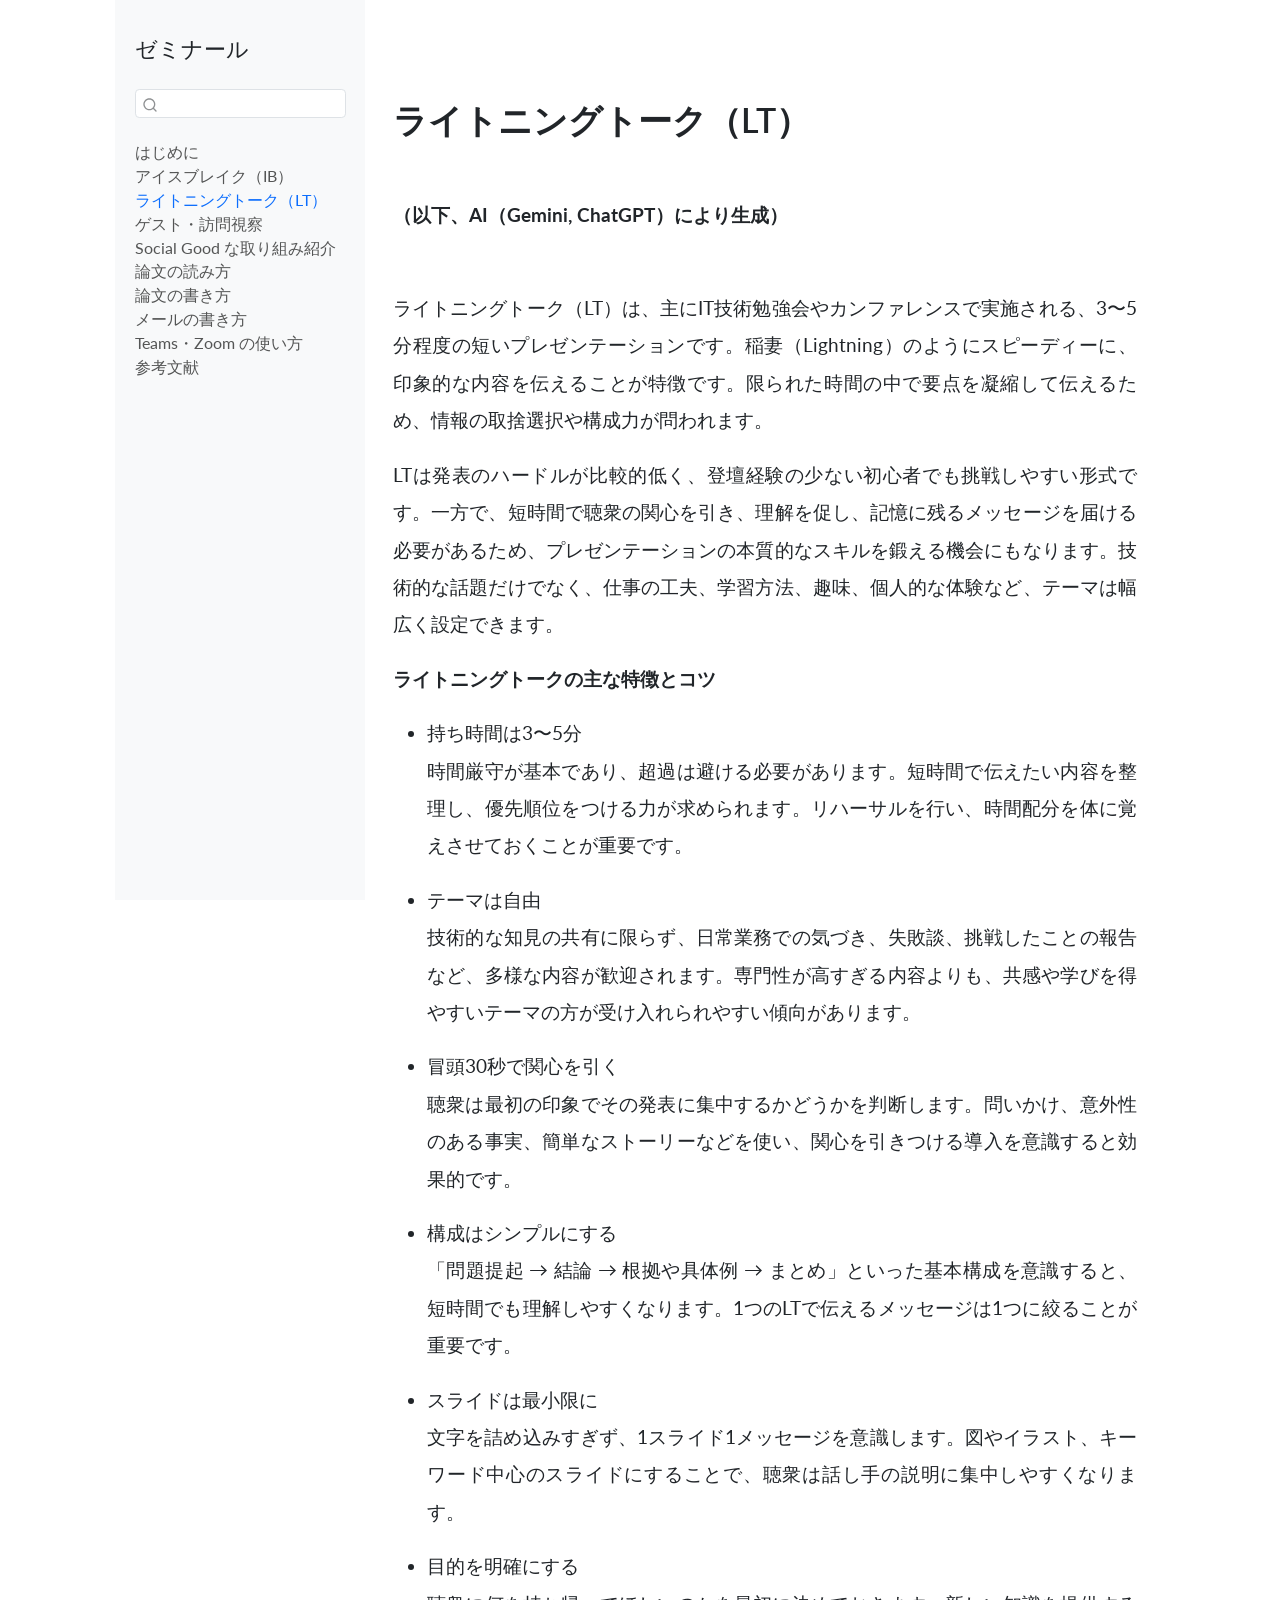
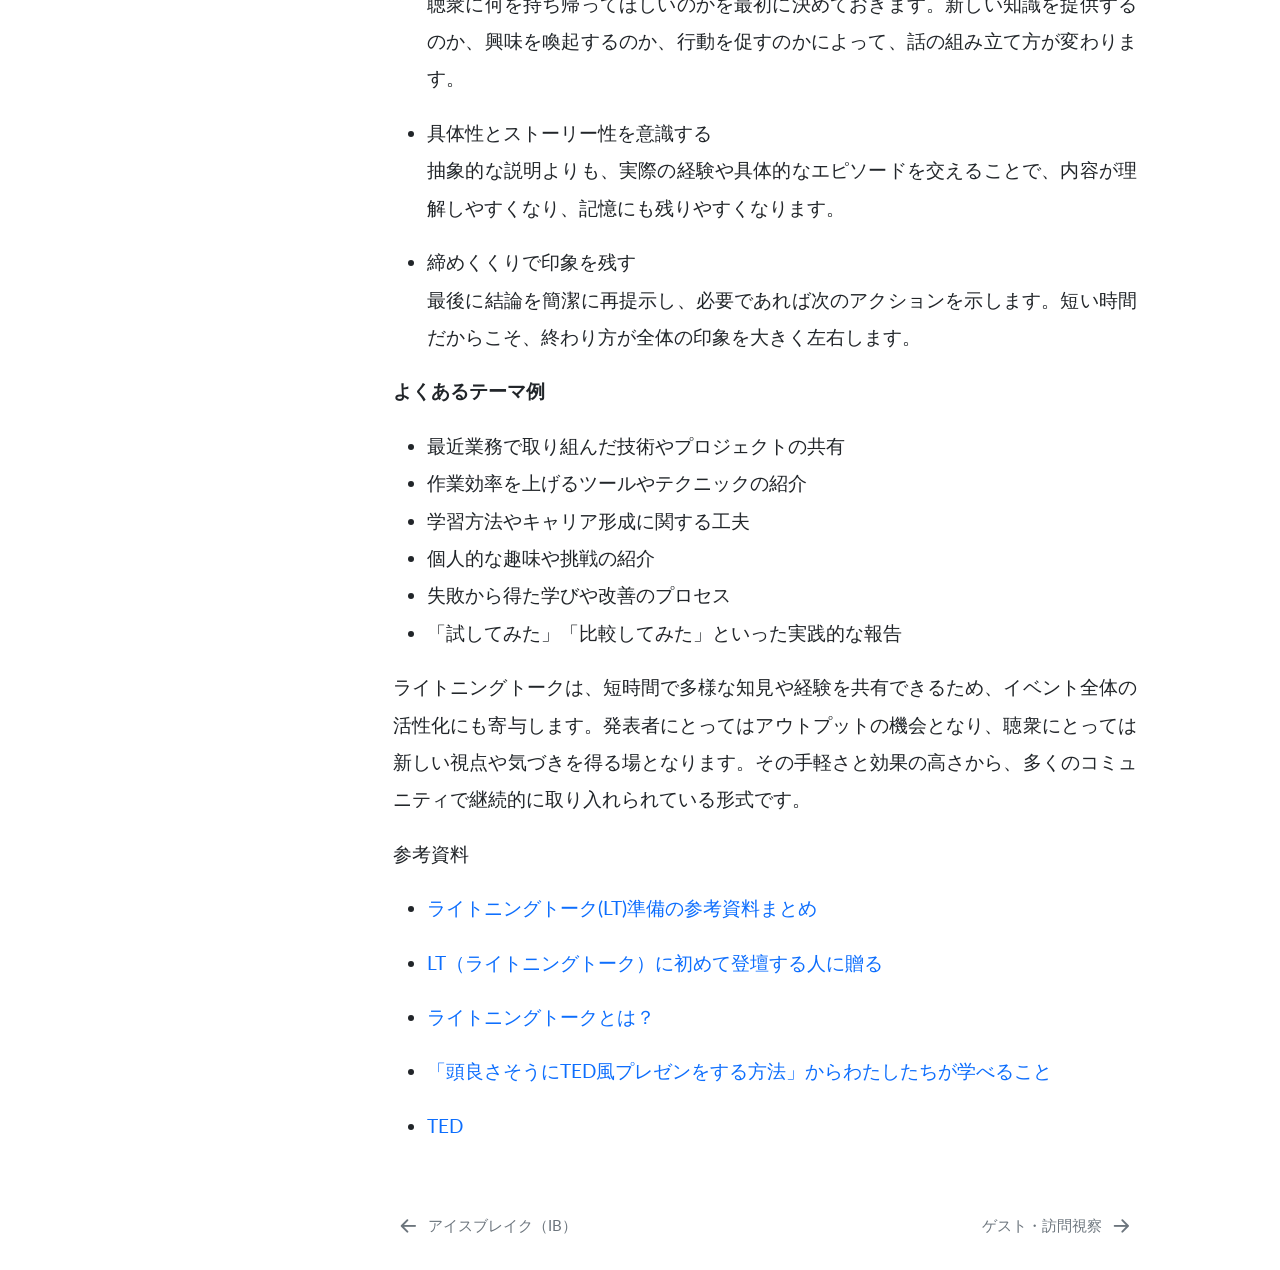
<file: lightning_talks.html>
<!DOCTYPE html>
<html xmlns="http://www.w3.org/1999/xhtml" lang="en" xml:lang="en"><head>

<meta charset="utf-8">
<meta name="generator" content="quarto-1.8.27">

<meta name="viewport" content="width=device-width, initial-scale=1.0, user-scalable=yes">

<meta name="description" content="2026年度 2年生・木曜日 3時限（13:50-15:35） 3年生・木曜日 4時限（15:45-17:30） 教室： C 館 601 教室">

<title>ライトニングトーク（LT） – ゼミナール</title>
<style>
code{white-space: pre-wrap;}
span.smallcaps{font-variant: small-caps;}
div.columns{display: flex; gap: min(4vw, 1.5em);}
div.column{flex: auto; overflow-x: auto;}
div.hanging-indent{margin-left: 1.5em; text-indent: -1.5em;}
ul.task-list{list-style: none;}
ul.task-list li input[type="checkbox"] {
  width: 0.8em;
  margin: 0 0.8em 0.2em -1em; /* quarto-specific, see https://github.com/quarto-dev/quarto-cli/issues/4556 */ 
  vertical-align: middle;
}
</style>


<script src="site_libs/quarto-nav/quarto-nav.js"></script>
<script src="site_libs/quarto-nav/headroom.min.js"></script>
<script src="site_libs/clipboard/clipboard.min.js"></script>
<script src="site_libs/quarto-search/autocomplete.umd.js"></script>
<script src="site_libs/quarto-search/fuse.min.js"></script>
<script src="site_libs/quarto-search/quarto-search.js"></script>
<meta name="quarto:offset" content="./">
<link href="./guests_visits.html" rel="next">
<link href="./icebreak.html" rel="prev">
<script src="site_libs/quarto-html/quarto.js" type="module"></script>
<script src="site_libs/quarto-html/tabsets/tabsets.js" type="module"></script>
<script src="site_libs/quarto-html/axe/axe-check.js" type="module"></script>
<script src="site_libs/quarto-html/popper.min.js"></script>
<script src="site_libs/quarto-html/tippy.umd.min.js"></script>
<script src="site_libs/quarto-html/anchor.min.js"></script>
<link href="site_libs/quarto-html/tippy.css" rel="stylesheet">
<link href="site_libs/quarto-html/quarto-syntax-highlighting-ed96de9b727972fe78a7b5d16c58bf87.css" rel="stylesheet" id="quarto-text-highlighting-styles">
<script src="site_libs/bootstrap/bootstrap.min.js"></script>
<link href="site_libs/bootstrap/bootstrap-icons.css" rel="stylesheet">
<link href="site_libs/bootstrap/bootstrap-769085d14d2d0483843472aedb9f3690.min.css" rel="stylesheet" append-hash="true" id="quarto-bootstrap" data-mode="light">
<script id="quarto-search-options" type="application/json">{
  "location": "sidebar",
  "copy-button": false,
  "collapse-after": 3,
  "panel-placement": "start",
  "type": "textbox",
  "limit": 50,
  "keyboard-shortcut": [
    "f",
    "/",
    "s"
  ],
  "show-item-context": false,
  "language": {
    "search-no-results-text": "No results",
    "search-matching-documents-text": "matching documents",
    "search-copy-link-title": "Copy link to search",
    "search-hide-matches-text": "Hide additional matches",
    "search-more-match-text": "more match in this document",
    "search-more-matches-text": "more matches in this document",
    "search-clear-button-title": "Clear",
    "search-text-placeholder": "",
    "search-detached-cancel-button-title": "Cancel",
    "search-submit-button-title": "Submit",
    "search-label": "Search"
  }
}</script>
<meta name="robots" content="noindex, nofollow">


</head>

<body class="nav-sidebar floating fullcontent quarto-light">

<div id="quarto-search-results"></div>
  <header id="quarto-header" class="headroom fixed-top">
  <nav class="quarto-secondary-nav">
    <div class="container-fluid d-flex">
      <button type="button" class="quarto-btn-toggle btn" data-bs-toggle="collapse" role="button" data-bs-target=".quarto-sidebar-collapse-item" aria-controls="quarto-sidebar" aria-expanded="false" aria-label="Toggle sidebar navigation" onclick="if (window.quartoToggleHeadroom) { window.quartoToggleHeadroom(); }">
        <i class="bi bi-layout-text-sidebar-reverse"></i>
      </button>
        <nav class="quarto-page-breadcrumbs" aria-label="breadcrumb"><ol class="breadcrumb"><li class="breadcrumb-item"><a href="./lightning_talks.html"><span class="chapter-title">ライトニングトーク（LT）</span></a></li></ol></nav>
        <a class="flex-grow-1" role="navigation" data-bs-toggle="collapse" data-bs-target=".quarto-sidebar-collapse-item" aria-controls="quarto-sidebar" aria-expanded="false" aria-label="Toggle sidebar navigation" onclick="if (window.quartoToggleHeadroom) { window.quartoToggleHeadroom(); }">      
        </a>
      <button type="button" class="btn quarto-search-button" aria-label="Search" onclick="window.quartoOpenSearch();">
        <i class="bi bi-search"></i>
      </button>
    </div>
  </nav>
</header>
<!-- content -->
<div id="quarto-content" class="quarto-container page-columns page-rows-contents page-layout-article">
<!-- sidebar -->
  <nav id="quarto-sidebar" class="sidebar collapse collapse-horizontal quarto-sidebar-collapse-item sidebar-navigation floating overflow-auto">
    <div class="pt-lg-2 mt-2 text-left sidebar-header">
    <div class="sidebar-title mb-0 py-0">
      <a href="./">ゼミナール</a> 
    </div>
      </div>
        <div class="mt-2 flex-shrink-0 align-items-center">
        <div class="sidebar-search">
        <div id="quarto-search" class="" title="Search"></div>
        </div>
        </div>
    <div class="sidebar-menu-container"> 
    <ul class="list-unstyled mt-1">
        <li class="sidebar-item">
  <div class="sidebar-item-container"> 
  <a href="./index.html" class="sidebar-item-text sidebar-link">
 <span class="menu-text">はじめに</span></a>
  </div>
</li>
        <li class="sidebar-item">
  <div class="sidebar-item-container"> 
  <a href="./icebreak.html" class="sidebar-item-text sidebar-link"><span class="chapter-title">アイスブレイク（IB）</span></a>
  </div>
</li>
        <li class="sidebar-item">
  <div class="sidebar-item-container"> 
  <a href="./lightning_talks.html" class="sidebar-item-text sidebar-link active"><span class="chapter-title">ライトニングトーク（LT）</span></a>
  </div>
</li>
        <li class="sidebar-item">
  <div class="sidebar-item-container"> 
  <a href="./guests_visits.html" class="sidebar-item-text sidebar-link"><span class="chapter-title">ゲスト・訪問視察</span></a>
  </div>
</li>
        <li class="sidebar-item">
  <div class="sidebar-item-container"> 
  <a href="./social_good.html" class="sidebar-item-text sidebar-link"><span class="chapter-title">Social Good な取り組み紹介</span></a>
  </div>
</li>
        <li class="sidebar-item">
  <div class="sidebar-item-container"> 
  <a href="./article_read.html" class="sidebar-item-text sidebar-link"><span class="chapter-title">論文の読み方</span></a>
  </div>
</li>
        <li class="sidebar-item">
  <div class="sidebar-item-container"> 
  <a href="./article_write.html" class="sidebar-item-text sidebar-link"><span class="chapter-title">論文の書き方</span></a>
  </div>
</li>
        <li class="sidebar-item">
  <div class="sidebar-item-container"> 
  <a href="./email.html" class="sidebar-item-text sidebar-link"><span class="chapter-title">メールの書き方</span></a>
  </div>
</li>
        <li class="sidebar-item">
  <div class="sidebar-item-container"> 
  <a href="./teams_zoom.html" class="sidebar-item-text sidebar-link"><span class="chapter-title">Teams・Zoom の使い方</span></a>
  </div>
</li>
        <li class="sidebar-item">
  <div class="sidebar-item-container"> 
  <a href="./references.html" class="sidebar-item-text sidebar-link">
 <span class="menu-text">参考文献</span></a>
  </div>
</li>
    </ul>
    </div>
</nav>
<div id="quarto-sidebar-glass" class="quarto-sidebar-collapse-item" data-bs-toggle="collapse" data-bs-target=".quarto-sidebar-collapse-item"></div>
<!-- margin-sidebar -->
    
<!-- main -->
<main class="content" id="quarto-document-content">

<header id="title-block-header" class="quarto-title-block default">
<div class="quarto-title">
<h1 class="title"><span class="chapter-title">ライトニングトーク（LT）</span></h1>
</div>



<div class="quarto-title-meta">

    
  
    
  </div>
  


</header>


<div style="margin-top: 3.0em;">

</div>
<p><strong>（以下、AI（Gemini, ChatGPT）により生成）</strong></p>
<div style="margin-top: 3.0em;">

</div>
<p>ライトニングトーク（LT）は、主にIT技術勉強会やカンファレンスで実施される、3〜5分程度の短いプレゼンテーションです。稲妻（Lightning）のようにスピーディーに、印象的な内容を伝えることが特徴です。限られた時間の中で要点を凝縮して伝えるため、情報の取捨選択や構成力が問われます。</p>
<p>LTは発表のハードルが比較的低く、登壇経験の少ない初心者でも挑戦しやすい形式です。一方で、短時間で聴衆の関心を引き、理解を促し、記憶に残るメッセージを届ける必要があるため、プレゼンテーションの本質的なスキルを鍛える機会にもなります。技術的な話題だけでなく、仕事の工夫、学習方法、趣味、個人的な体験など、テーマは幅広く設定できます。</p>
<p><strong>ライトニングトークの主な特徴とコツ</strong></p>
<ul>
<li><p>持ち時間は3〜5分<br>
時間厳守が基本であり、超過は避ける必要があります。短時間で伝えたい内容を整理し、優先順位をつける力が求められます。リハーサルを行い、時間配分を体に覚えさせておくことが重要です。</p></li>
<li><p>テーマは自由<br>
技術的な知見の共有に限らず、日常業務での気づき、失敗談、挑戦したことの報告など、多様な内容が歓迎されます。専門性が高すぎる内容よりも、共感や学びを得やすいテーマの方が受け入れられやすい傾向があります。</p></li>
<li><p>冒頭30秒で関心を引く<br>
聴衆は最初の印象でその発表に集中するかどうかを判断します。問いかけ、意外性のある事実、簡単なストーリーなどを使い、関心を引きつける導入を意識すると効果的です。</p></li>
<li><p>構成はシンプルにする<br>
「問題提起 → 結論 → 根拠や具体例 → まとめ」といった基本構成を意識すると、短時間でも理解しやすくなります。1つのLTで伝えるメッセージは1つに絞ることが重要です。</p></li>
<li><p>スライドは最小限に<br>
文字を詰め込みすぎず、1スライド1メッセージを意識します。図やイラスト、キーワード中心のスライドにすることで、聴衆は話し手の説明に集中しやすくなります。</p></li>
<li><p>目的を明確にする<br>
聴衆に何を持ち帰ってほしいのかを最初に決めておきます。新しい知識を提供するのか、興味を喚起するのか、行動を促すのかによって、話の組み立て方が変わります。</p></li>
<li><p>具体性とストーリー性を意識する<br>
抽象的な説明よりも、実際の経験や具体的なエピソードを交えることで、内容が理解しやすくなり、記憶にも残りやすくなります。</p></li>
<li><p>締めくくりで印象を残す<br>
最後に結論を簡潔に再提示し、必要であれば次のアクションを示します。短い時間だからこそ、終わり方が全体の印象を大きく左右します。</p></li>
</ul>
<p><strong>よくあるテーマ例</strong></p>
<ul>
<li>最近業務で取り組んだ技術やプロジェクトの共有<br>
</li>
<li>作業効率を上げるツールやテクニックの紹介<br>
</li>
<li>学習方法やキャリア形成に関する工夫<br>
</li>
<li>個人的な趣味や挑戦の紹介<br>
</li>
<li>失敗から得た学びや改善のプロセス<br>
</li>
<li>「試してみた」「比較してみた」といった実践的な報告</li>
</ul>
<p>ライトニングトークは、短時間で多様な知見や経験を共有できるため、イベント全体の活性化にも寄与します。発表者にとってはアウトプットの機会となり、聴衆にとっては新しい視点や気づきを得る場となります。その手軽さと効果の高さから、多くのコミュニティで継続的に取り入れられている形式です。</p>
<p>参考資料</p>
<ul>
<li><p><a href="https://qiita.com/moomooya/items/45398e06f189d4a26227">ライトニングトーク(LT)準備の参考資料まとめ</a></p></li>
<li><p><a href="https://developers.gmo.jp/technology/56688/">LT（ライトニングトーク）に初めて登壇する人に贈る</a></p></li>
<li><p><a href="https://career.levtech.jp/guide/knowhow/article/261/">ライトニングトークとは？</a></p></li>
<li><p><a href="https://blog.tanakamp.com/archives/4087">「頭良さそうにTED風プレゼンをする方法」からわたしたちが学べること</a></p></li>
<li><p><a href="https://www.ted.com/">TED</a></p></li>
</ul>



</main> <!-- /main -->
<script id="quarto-html-after-body" type="application/javascript">
  window.document.addEventListener("DOMContentLoaded", function (event) {
    const icon = "";
    const anchorJS = new window.AnchorJS();
    anchorJS.options = {
      placement: 'right',
      icon: icon
    };
    anchorJS.add('.anchored');
    const isCodeAnnotation = (el) => {
      for (const clz of el.classList) {
        if (clz.startsWith('code-annotation-')) {                     
          return true;
        }
      }
      return false;
    }
    const onCopySuccess = function(e) {
      // button target
      const button = e.trigger;
      // don't keep focus
      button.blur();
      // flash "checked"
      button.classList.add('code-copy-button-checked');
      var currentTitle = button.getAttribute("title");
      button.setAttribute("title", "Copied!");
      let tooltip;
      if (window.bootstrap) {
        button.setAttribute("data-bs-toggle", "tooltip");
        button.setAttribute("data-bs-placement", "left");
        button.setAttribute("data-bs-title", "Copied!");
        tooltip = new bootstrap.Tooltip(button, 
          { trigger: "manual", 
            customClass: "code-copy-button-tooltip",
            offset: [0, -8]});
        tooltip.show();    
      }
      setTimeout(function() {
        if (tooltip) {
          tooltip.hide();
          button.removeAttribute("data-bs-title");
          button.removeAttribute("data-bs-toggle");
          button.removeAttribute("data-bs-placement");
        }
        button.setAttribute("title", currentTitle);
        button.classList.remove('code-copy-button-checked');
      }, 1000);
      // clear code selection
      e.clearSelection();
    }
    const getTextToCopy = function(trigger) {
      const outerScaffold = trigger.parentElement.cloneNode(true);
      const codeEl = outerScaffold.querySelector('code');
      for (const childEl of codeEl.children) {
        if (isCodeAnnotation(childEl)) {
          childEl.remove();
        }
      }
      return codeEl.innerText;
    }
    const clipboard = new window.ClipboardJS('.code-copy-button:not([data-in-quarto-modal])', {
      text: getTextToCopy
    });
    clipboard.on('success', onCopySuccess);
    if (window.document.getElementById('quarto-embedded-source-code-modal')) {
      const clipboardModal = new window.ClipboardJS('.code-copy-button[data-in-quarto-modal]', {
        text: getTextToCopy,
        container: window.document.getElementById('quarto-embedded-source-code-modal')
      });
      clipboardModal.on('success', onCopySuccess);
    }
      var localhostRegex = new RegExp(/^(?:http|https):\/\/localhost\:?[0-9]*\//);
      var mailtoRegex = new RegExp(/^mailto:/);
        var filterRegex = new RegExp('/' + window.location.host + '/');
      var isInternal = (href) => {
          return filterRegex.test(href) || localhostRegex.test(href) || mailtoRegex.test(href);
      }
      // Inspect non-navigation links and adorn them if external
     var links = window.document.querySelectorAll('a[href]:not(.nav-link):not(.navbar-brand):not(.toc-action):not(.sidebar-link):not(.sidebar-item-toggle):not(.pagination-link):not(.no-external):not([aria-hidden]):not(.dropdown-item):not(.quarto-navigation-tool):not(.about-link)');
      for (var i=0; i<links.length; i++) {
        const link = links[i];
        if (!isInternal(link.href)) {
          // undo the damage that might have been done by quarto-nav.js in the case of
          // links that we want to consider external
          if (link.dataset.originalHref !== undefined) {
            link.href = link.dataset.originalHref;
          }
            // target, if specified
            link.setAttribute("target", "_blank");
            if (link.getAttribute("rel") === null) {
              link.setAttribute("rel", "noopener");
            }
        }
      }
    function tippyHover(el, contentFn, onTriggerFn, onUntriggerFn) {
      const config = {
        allowHTML: true,
        maxWidth: 500,
        delay: 100,
        arrow: false,
        appendTo: function(el) {
            return el.parentElement;
        },
        interactive: true,
        interactiveBorder: 10,
        theme: 'quarto',
        placement: 'bottom-start',
      };
      if (contentFn) {
        config.content = contentFn;
      }
      if (onTriggerFn) {
        config.onTrigger = onTriggerFn;
      }
      if (onUntriggerFn) {
        config.onUntrigger = onUntriggerFn;
      }
      window.tippy(el, config); 
    }
    const noterefs = window.document.querySelectorAll('a[role="doc-noteref"]');
    for (var i=0; i<noterefs.length; i++) {
      const ref = noterefs[i];
      tippyHover(ref, function() {
        // use id or data attribute instead here
        let href = ref.getAttribute('data-footnote-href') || ref.getAttribute('href');
        try { href = new URL(href).hash; } catch {}
        const id = href.replace(/^#\/?/, "");
        const note = window.document.getElementById(id);
        if (note) {
          return note.innerHTML;
        } else {
          return "";
        }
      });
    }
    const xrefs = window.document.querySelectorAll('a.quarto-xref');
    const processXRef = (id, note) => {
      // Strip column container classes
      const stripColumnClz = (el) => {
        el.classList.remove("page-full", "page-columns");
        if (el.children) {
          for (const child of el.children) {
            stripColumnClz(child);
          }
        }
      }
      stripColumnClz(note)
      if (id === null || id.startsWith('sec-')) {
        // Special case sections, only their first couple elements
        const container = document.createElement("div");
        if (note.children && note.children.length > 2) {
          container.appendChild(note.children[0].cloneNode(true));
          for (let i = 1; i < note.children.length; i++) {
            const child = note.children[i];
            if (child.tagName === "P" && child.innerText === "") {
              continue;
            } else {
              container.appendChild(child.cloneNode(true));
              break;
            }
          }
          if (window.Quarto?.typesetMath) {
            window.Quarto.typesetMath(container);
          }
          return container.innerHTML
        } else {
          if (window.Quarto?.typesetMath) {
            window.Quarto.typesetMath(note);
          }
          return note.innerHTML;
        }
      } else {
        // Remove any anchor links if they are present
        const anchorLink = note.querySelector('a.anchorjs-link');
        if (anchorLink) {
          anchorLink.remove();
        }
        if (window.Quarto?.typesetMath) {
          window.Quarto.typesetMath(note);
        }
        if (note.classList.contains("callout")) {
          return note.outerHTML;
        } else {
          return note.innerHTML;
        }
      }
    }
    for (var i=0; i<xrefs.length; i++) {
      const xref = xrefs[i];
      tippyHover(xref, undefined, function(instance) {
        instance.disable();
        let url = xref.getAttribute('href');
        let hash = undefined; 
        if (url.startsWith('#')) {
          hash = url;
        } else {
          try { hash = new URL(url).hash; } catch {}
        }
        if (hash) {
          const id = hash.replace(/^#\/?/, "");
          const note = window.document.getElementById(id);
          if (note !== null) {
            try {
              const html = processXRef(id, note.cloneNode(true));
              instance.setContent(html);
            } finally {
              instance.enable();
              instance.show();
            }
          } else {
            // See if we can fetch this
            fetch(url.split('#')[0])
            .then(res => res.text())
            .then(html => {
              const parser = new DOMParser();
              const htmlDoc = parser.parseFromString(html, "text/html");
              const note = htmlDoc.getElementById(id);
              if (note !== null) {
                const html = processXRef(id, note);
                instance.setContent(html);
              } 
            }).finally(() => {
              instance.enable();
              instance.show();
            });
          }
        } else {
          // See if we can fetch a full url (with no hash to target)
          // This is a special case and we should probably do some content thinning / targeting
          fetch(url)
          .then(res => res.text())
          .then(html => {
            const parser = new DOMParser();
            const htmlDoc = parser.parseFromString(html, "text/html");
            const note = htmlDoc.querySelector('main.content');
            if (note !== null) {
              // This should only happen for chapter cross references
              // (since there is no id in the URL)
              // remove the first header
              if (note.children.length > 0 && note.children[0].tagName === "HEADER") {
                note.children[0].remove();
              }
              const html = processXRef(null, note);
              instance.setContent(html);
            } 
          }).finally(() => {
            instance.enable();
            instance.show();
          });
        }
      }, function(instance) {
      });
    }
        let selectedAnnoteEl;
        const selectorForAnnotation = ( cell, annotation) => {
          let cellAttr = 'data-code-cell="' + cell + '"';
          let lineAttr = 'data-code-annotation="' +  annotation + '"';
          const selector = 'span[' + cellAttr + '][' + lineAttr + ']';
          return selector;
        }
        const selectCodeLines = (annoteEl) => {
          const doc = window.document;
          const targetCell = annoteEl.getAttribute("data-target-cell");
          const targetAnnotation = annoteEl.getAttribute("data-target-annotation");
          const annoteSpan = window.document.querySelector(selectorForAnnotation(targetCell, targetAnnotation));
          const lines = annoteSpan.getAttribute("data-code-lines").split(",");
          const lineIds = lines.map((line) => {
            return targetCell + "-" + line;
          })
          let top = null;
          let height = null;
          let parent = null;
          if (lineIds.length > 0) {
              //compute the position of the single el (top and bottom and make a div)
              const el = window.document.getElementById(lineIds[0]);
              top = el.offsetTop;
              height = el.offsetHeight;
              parent = el.parentElement.parentElement;
            if (lineIds.length > 1) {
              const lastEl = window.document.getElementById(lineIds[lineIds.length - 1]);
              const bottom = lastEl.offsetTop + lastEl.offsetHeight;
              height = bottom - top;
            }
            if (top !== null && height !== null && parent !== null) {
              // cook up a div (if necessary) and position it 
              let div = window.document.getElementById("code-annotation-line-highlight");
              if (div === null) {
                div = window.document.createElement("div");
                div.setAttribute("id", "code-annotation-line-highlight");
                div.style.position = 'absolute';
                parent.appendChild(div);
              }
              div.style.top = top - 2 + "px";
              div.style.height = height + 4 + "px";
              div.style.left = 0;
              let gutterDiv = window.document.getElementById("code-annotation-line-highlight-gutter");
              if (gutterDiv === null) {
                gutterDiv = window.document.createElement("div");
                gutterDiv.setAttribute("id", "code-annotation-line-highlight-gutter");
                gutterDiv.style.position = 'absolute';
                const codeCell = window.document.getElementById(targetCell);
                const gutter = codeCell.querySelector('.code-annotation-gutter');
                gutter.appendChild(gutterDiv);
              }
              gutterDiv.style.top = top - 2 + "px";
              gutterDiv.style.height = height + 4 + "px";
            }
            selectedAnnoteEl = annoteEl;
          }
        };
        const unselectCodeLines = () => {
          const elementsIds = ["code-annotation-line-highlight", "code-annotation-line-highlight-gutter"];
          elementsIds.forEach((elId) => {
            const div = window.document.getElementById(elId);
            if (div) {
              div.remove();
            }
          });
          selectedAnnoteEl = undefined;
        };
          // Handle positioning of the toggle
      window.addEventListener(
        "resize",
        throttle(() => {
          elRect = undefined;
          if (selectedAnnoteEl) {
            selectCodeLines(selectedAnnoteEl);
          }
        }, 10)
      );
      function throttle(fn, ms) {
      let throttle = false;
      let timer;
        return (...args) => {
          if(!throttle) { // first call gets through
              fn.apply(this, args);
              throttle = true;
          } else { // all the others get throttled
              if(timer) clearTimeout(timer); // cancel #2
              timer = setTimeout(() => {
                fn.apply(this, args);
                timer = throttle = false;
              }, ms);
          }
        };
      }
        const annoteTargets = window.document.querySelectorAll('.code-annotation-anchor');
        for (let i=0; i<annoteTargets.length; i++) {
          const annoteTarget = annoteTargets[i];
          const targetCell = annoteTarget.getAttribute("data-target-cell");
          const targetAnnotation = annoteTarget.getAttribute("data-target-annotation");
          const contentFn = () => {
            const content = window.document.querySelector(selectorForAnnotation(targetCell, targetAnnotation));
            if (content) {
              const tipContent = content.cloneNode(true);
              tipContent.classList.add("code-annotation-tip-content");
              return tipContent.outerHTML;
            }
          }
          const config = {
            allowHTML: true,
            content: contentFn,
            onShow: (instance) => {
              selectCodeLines(instance.reference);
              instance.reference.classList.add('code-annotation-active');
              window.tippy.hideAll();
            },
            onHide: (instance) => {
              unselectCodeLines();
              instance.reference.classList.remove('code-annotation-active');
            },
            maxWidth: 300,
            delay: [50, 0],
            duration: [200, 0],
            offset: [5, 10],
            arrow: true,
            trigger: 'click',
            appendTo: function(el) {
              return el.parentElement.parentElement.parentElement;
            },
            interactive: true,
            interactiveBorder: 10,
            theme: 'quarto',
            placement: 'right',
            positionFixed: true,
            popperOptions: {
              modifiers: [
              {
                name: 'flip',
                options: {
                  flipVariations: false, // true by default
                  allowedAutoPlacements: ['right'],
                  fallbackPlacements: ['right', 'top', 'top-start', 'top-end', 'bottom', 'bottom-start', 'bottom-end', 'left'],
                },
              },
              {
                name: 'preventOverflow',
                options: {
                  mainAxis: false,
                  altAxis: false
                }
              }
              ]        
            }      
          };
          window.tippy(annoteTarget, config); 
        }
    const findCites = (el) => {
      const parentEl = el.parentElement;
      if (parentEl) {
        const cites = parentEl.dataset.cites;
        if (cites) {
          return {
            el,
            cites: cites.split(' ')
          };
        } else {
          return findCites(el.parentElement)
        }
      } else {
        return undefined;
      }
    };
    var bibliorefs = window.document.querySelectorAll('a[role="doc-biblioref"]');
    for (var i=0; i<bibliorefs.length; i++) {
      const ref = bibliorefs[i];
      const citeInfo = findCites(ref);
      if (citeInfo) {
        tippyHover(citeInfo.el, function() {
          var popup = window.document.createElement('div');
          citeInfo.cites.forEach(function(cite) {
            var citeDiv = window.document.createElement('div');
            citeDiv.classList.add('hanging-indent');
            citeDiv.classList.add('csl-entry');
            var biblioDiv = window.document.getElementById('ref-' + cite);
            if (biblioDiv) {
              citeDiv.innerHTML = biblioDiv.innerHTML;
            }
            popup.appendChild(citeDiv);
          });
          return popup.innerHTML;
        });
      }
    }
  });
  </script>
<nav class="page-navigation">
  <div class="nav-page nav-page-previous">
      <a href="./icebreak.html" class="pagination-link" aria-label="アイスブレイク（IB）">
        <i class="bi bi-arrow-left-short"></i> <span class="nav-page-text"><span class="chapter-title">アイスブレイク（IB）</span></span>
      </a>          
  </div>
  <div class="nav-page nav-page-next">
      <a href="./guests_visits.html" class="pagination-link" aria-label="ゲスト・訪問視察">
        <span class="nav-page-text"><span class="chapter-title">ゲスト・訪問視察</span></span> <i class="bi bi-arrow-right-short"></i>
      </a>
  </div>
</nav>
</div> <!-- /content -->




</body></html>
</file>
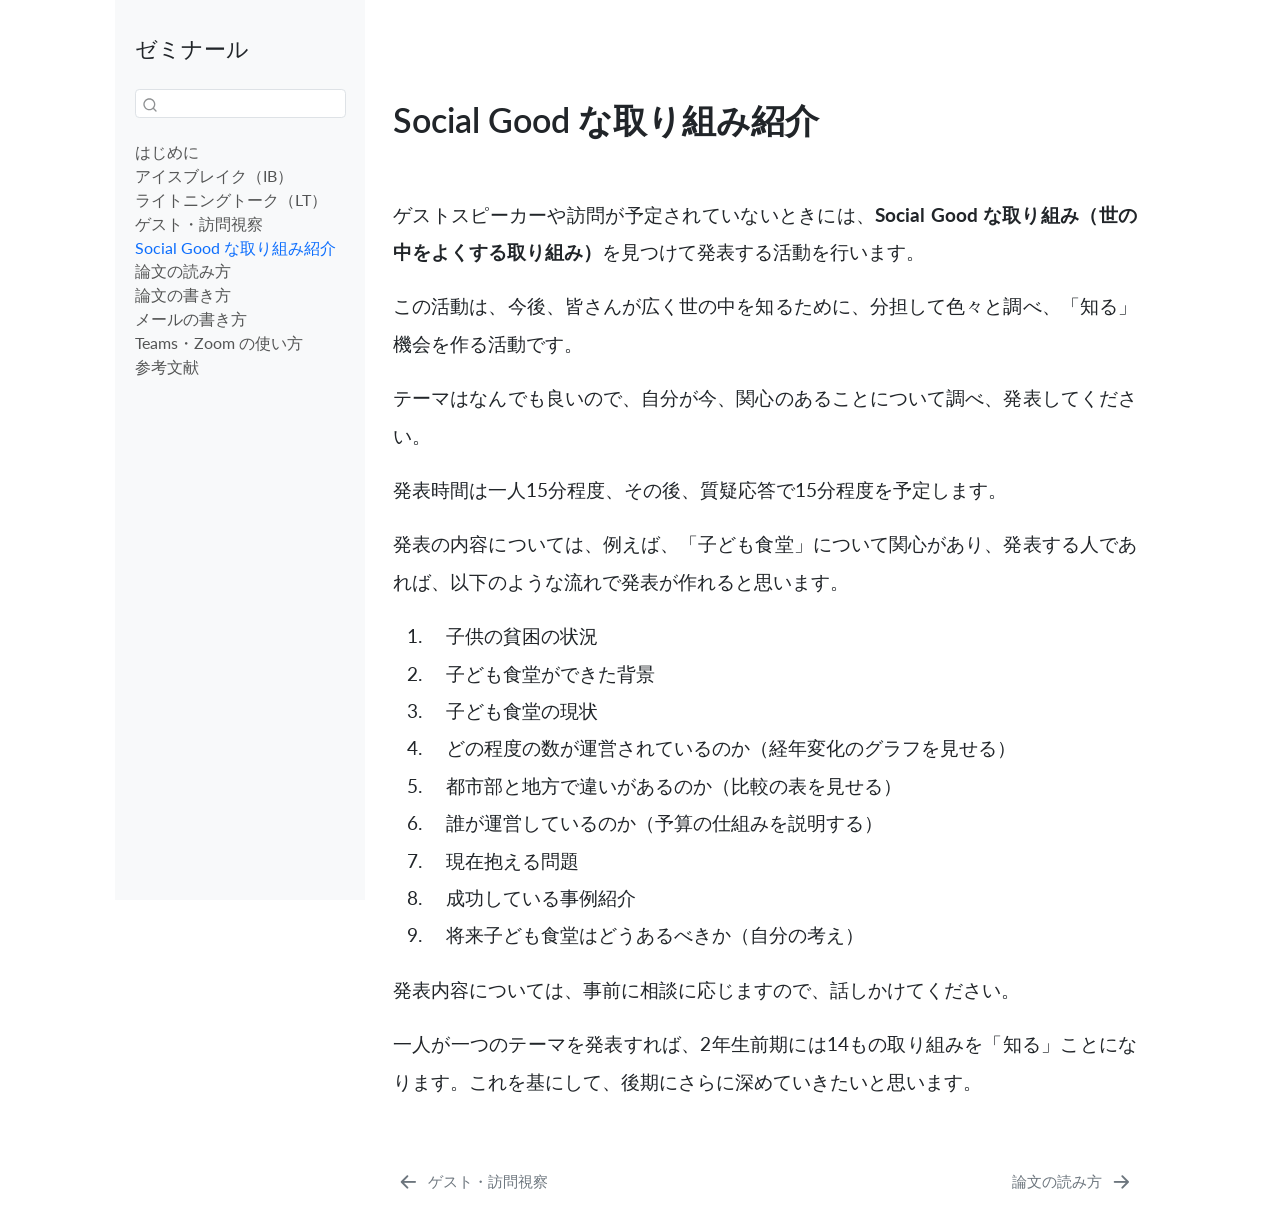
<file: social_good.html>
<!DOCTYPE html>
<html xmlns="http://www.w3.org/1999/xhtml" lang="en" xml:lang="en"><head>

<meta charset="utf-8">
<meta name="generator" content="quarto-1.8.27">

<meta name="viewport" content="width=device-width, initial-scale=1.0, user-scalable=yes">

<meta name="description" content="2026年度 2年生・木曜日 3時限（13:50-15:35） 3年生・木曜日 4時限（15:45-17:30） 教室： C 館 601 教室">

<title>Social Good な取り組み紹介 – ゼミナール</title>
<style>
code{white-space: pre-wrap;}
span.smallcaps{font-variant: small-caps;}
div.columns{display: flex; gap: min(4vw, 1.5em);}
div.column{flex: auto; overflow-x: auto;}
div.hanging-indent{margin-left: 1.5em; text-indent: -1.5em;}
ul.task-list{list-style: none;}
ul.task-list li input[type="checkbox"] {
  width: 0.8em;
  margin: 0 0.8em 0.2em -1em; /* quarto-specific, see https://github.com/quarto-dev/quarto-cli/issues/4556 */ 
  vertical-align: middle;
}
</style>


<script src="site_libs/quarto-nav/quarto-nav.js"></script>
<script src="site_libs/quarto-nav/headroom.min.js"></script>
<script src="site_libs/clipboard/clipboard.min.js"></script>
<script src="site_libs/quarto-search/autocomplete.umd.js"></script>
<script src="site_libs/quarto-search/fuse.min.js"></script>
<script src="site_libs/quarto-search/quarto-search.js"></script>
<meta name="quarto:offset" content="./">
<link href="./article_read.html" rel="next">
<link href="./guests_visits.html" rel="prev">
<script src="site_libs/quarto-html/quarto.js" type="module"></script>
<script src="site_libs/quarto-html/tabsets/tabsets.js" type="module"></script>
<script src="site_libs/quarto-html/axe/axe-check.js" type="module"></script>
<script src="site_libs/quarto-html/popper.min.js"></script>
<script src="site_libs/quarto-html/tippy.umd.min.js"></script>
<script src="site_libs/quarto-html/anchor.min.js"></script>
<link href="site_libs/quarto-html/tippy.css" rel="stylesheet">
<link href="site_libs/quarto-html/quarto-syntax-highlighting-ed96de9b727972fe78a7b5d16c58bf87.css" rel="stylesheet" id="quarto-text-highlighting-styles">
<script src="site_libs/bootstrap/bootstrap.min.js"></script>
<link href="site_libs/bootstrap/bootstrap-icons.css" rel="stylesheet">
<link href="site_libs/bootstrap/bootstrap-769085d14d2d0483843472aedb9f3690.min.css" rel="stylesheet" append-hash="true" id="quarto-bootstrap" data-mode="light">
<script id="quarto-search-options" type="application/json">{
  "location": "sidebar",
  "copy-button": false,
  "collapse-after": 3,
  "panel-placement": "start",
  "type": "textbox",
  "limit": 50,
  "keyboard-shortcut": [
    "f",
    "/",
    "s"
  ],
  "show-item-context": false,
  "language": {
    "search-no-results-text": "No results",
    "search-matching-documents-text": "matching documents",
    "search-copy-link-title": "Copy link to search",
    "search-hide-matches-text": "Hide additional matches",
    "search-more-match-text": "more match in this document",
    "search-more-matches-text": "more matches in this document",
    "search-clear-button-title": "Clear",
    "search-text-placeholder": "",
    "search-detached-cancel-button-title": "Cancel",
    "search-submit-button-title": "Submit",
    "search-label": "Search"
  }
}</script>
<meta name="robots" content="noindex, nofollow">


</head>

<body class="nav-sidebar floating fullcontent quarto-light">

<div id="quarto-search-results"></div>
  <header id="quarto-header" class="headroom fixed-top">
  <nav class="quarto-secondary-nav">
    <div class="container-fluid d-flex">
      <button type="button" class="quarto-btn-toggle btn" data-bs-toggle="collapse" role="button" data-bs-target=".quarto-sidebar-collapse-item" aria-controls="quarto-sidebar" aria-expanded="false" aria-label="Toggle sidebar navigation" onclick="if (window.quartoToggleHeadroom) { window.quartoToggleHeadroom(); }">
        <i class="bi bi-layout-text-sidebar-reverse"></i>
      </button>
        <nav class="quarto-page-breadcrumbs" aria-label="breadcrumb"><ol class="breadcrumb"><li class="breadcrumb-item"><a href="./social_good.html"><span class="chapter-title">Social Good な取り組み紹介</span></a></li></ol></nav>
        <a class="flex-grow-1" role="navigation" data-bs-toggle="collapse" data-bs-target=".quarto-sidebar-collapse-item" aria-controls="quarto-sidebar" aria-expanded="false" aria-label="Toggle sidebar navigation" onclick="if (window.quartoToggleHeadroom) { window.quartoToggleHeadroom(); }">      
        </a>
      <button type="button" class="btn quarto-search-button" aria-label="Search" onclick="window.quartoOpenSearch();">
        <i class="bi bi-search"></i>
      </button>
    </div>
  </nav>
</header>
<!-- content -->
<div id="quarto-content" class="quarto-container page-columns page-rows-contents page-layout-article">
<!-- sidebar -->
  <nav id="quarto-sidebar" class="sidebar collapse collapse-horizontal quarto-sidebar-collapse-item sidebar-navigation floating overflow-auto">
    <div class="pt-lg-2 mt-2 text-left sidebar-header">
    <div class="sidebar-title mb-0 py-0">
      <a href="./">ゼミナール</a> 
    </div>
      </div>
        <div class="mt-2 flex-shrink-0 align-items-center">
        <div class="sidebar-search">
        <div id="quarto-search" class="" title="Search"></div>
        </div>
        </div>
    <div class="sidebar-menu-container"> 
    <ul class="list-unstyled mt-1">
        <li class="sidebar-item">
  <div class="sidebar-item-container"> 
  <a href="./index.html" class="sidebar-item-text sidebar-link">
 <span class="menu-text">はじめに</span></a>
  </div>
</li>
        <li class="sidebar-item">
  <div class="sidebar-item-container"> 
  <a href="./icebreak.html" class="sidebar-item-text sidebar-link"><span class="chapter-title">アイスブレイク（IB）</span></a>
  </div>
</li>
        <li class="sidebar-item">
  <div class="sidebar-item-container"> 
  <a href="./lightning_talks.html" class="sidebar-item-text sidebar-link"><span class="chapter-title">ライトニングトーク（LT）</span></a>
  </div>
</li>
        <li class="sidebar-item">
  <div class="sidebar-item-container"> 
  <a href="./guests_visits.html" class="sidebar-item-text sidebar-link"><span class="chapter-title">ゲスト・訪問視察</span></a>
  </div>
</li>
        <li class="sidebar-item">
  <div class="sidebar-item-container"> 
  <a href="./social_good.html" class="sidebar-item-text sidebar-link active"><span class="chapter-title">Social Good な取り組み紹介</span></a>
  </div>
</li>
        <li class="sidebar-item">
  <div class="sidebar-item-container"> 
  <a href="./article_read.html" class="sidebar-item-text sidebar-link"><span class="chapter-title">論文の読み方</span></a>
  </div>
</li>
        <li class="sidebar-item">
  <div class="sidebar-item-container"> 
  <a href="./article_write.html" class="sidebar-item-text sidebar-link"><span class="chapter-title">論文の書き方</span></a>
  </div>
</li>
        <li class="sidebar-item">
  <div class="sidebar-item-container"> 
  <a href="./email.html" class="sidebar-item-text sidebar-link"><span class="chapter-title">メールの書き方</span></a>
  </div>
</li>
        <li class="sidebar-item">
  <div class="sidebar-item-container"> 
  <a href="./teams_zoom.html" class="sidebar-item-text sidebar-link"><span class="chapter-title">Teams・Zoom の使い方</span></a>
  </div>
</li>
        <li class="sidebar-item">
  <div class="sidebar-item-container"> 
  <a href="./references.html" class="sidebar-item-text sidebar-link">
 <span class="menu-text">参考文献</span></a>
  </div>
</li>
    </ul>
    </div>
</nav>
<div id="quarto-sidebar-glass" class="quarto-sidebar-collapse-item" data-bs-toggle="collapse" data-bs-target=".quarto-sidebar-collapse-item"></div>
<!-- margin-sidebar -->
    
<!-- main -->
<main class="content" id="quarto-document-content">

<header id="title-block-header" class="quarto-title-block default">
<div class="quarto-title">
<h1 class="title"><span class="chapter-title">Social Good な取り組み紹介</span></h1>
</div>



<div class="quarto-title-meta">

    
  
    
  </div>
  


</header>


<div style="margin-top: 3.0em;">

</div>
<p>ゲストスピーカーや訪問が予定されていないときには、<strong>Social Good な取り組み（世の中をよくする取り組み）</strong>を見つけて発表する活動を行います。</p>
<p>この活動は、今後、皆さんが広く世の中を知るために、分担して色々と調べ、「知る」機会を作る活動です。</p>
<p>テーマはなんでも良いので、自分が今、関心のあることについて調べ、発表してください。</p>
<p>発表時間は一人15分程度、その後、質疑応答で15分程度を予定します。</p>
<p>発表の内容については、例えば、「子ども食堂」について関心があり、発表する人であれば、以下のような流れで発表が作れると思います。</p>
<ol type="1">
<li>　子供の貧困の状況<br>
</li>
<li>　子ども食堂ができた背景<br>
</li>
<li>　子ども食堂の現状<br>
</li>
<li>　どの程度の数が運営されているのか（経年変化のグラフを見せる）<br>
</li>
<li>　都市部と地方で違いがあるのか（比較の表を見せる）<br>
</li>
<li>　誰が運営しているのか（予算の仕組みを説明する）<br>
</li>
<li>　現在抱える問題<br>
</li>
<li>　成功している事例紹介<br>
</li>
<li>　将来子ども食堂はどうあるべきか（自分の考え）</li>
</ol>
<p>発表内容については、事前に相談に応じますので、話しかけてください。</p>
<p>一人が一つのテーマを発表すれば、2年生前期には14もの取り組みを「知る」ことになります。これを基にして、後期にさらに深めていきたいと思います。</p>



</main> <!-- /main -->
<script id="quarto-html-after-body" type="application/javascript">
  window.document.addEventListener("DOMContentLoaded", function (event) {
    const icon = "";
    const anchorJS = new window.AnchorJS();
    anchorJS.options = {
      placement: 'right',
      icon: icon
    };
    anchorJS.add('.anchored');
    const isCodeAnnotation = (el) => {
      for (const clz of el.classList) {
        if (clz.startsWith('code-annotation-')) {                     
          return true;
        }
      }
      return false;
    }
    const onCopySuccess = function(e) {
      // button target
      const button = e.trigger;
      // don't keep focus
      button.blur();
      // flash "checked"
      button.classList.add('code-copy-button-checked');
      var currentTitle = button.getAttribute("title");
      button.setAttribute("title", "Copied!");
      let tooltip;
      if (window.bootstrap) {
        button.setAttribute("data-bs-toggle", "tooltip");
        button.setAttribute("data-bs-placement", "left");
        button.setAttribute("data-bs-title", "Copied!");
        tooltip = new bootstrap.Tooltip(button, 
          { trigger: "manual", 
            customClass: "code-copy-button-tooltip",
            offset: [0, -8]});
        tooltip.show();    
      }
      setTimeout(function() {
        if (tooltip) {
          tooltip.hide();
          button.removeAttribute("data-bs-title");
          button.removeAttribute("data-bs-toggle");
          button.removeAttribute("data-bs-placement");
        }
        button.setAttribute("title", currentTitle);
        button.classList.remove('code-copy-button-checked');
      }, 1000);
      // clear code selection
      e.clearSelection();
    }
    const getTextToCopy = function(trigger) {
      const outerScaffold = trigger.parentElement.cloneNode(true);
      const codeEl = outerScaffold.querySelector('code');
      for (const childEl of codeEl.children) {
        if (isCodeAnnotation(childEl)) {
          childEl.remove();
        }
      }
      return codeEl.innerText;
    }
    const clipboard = new window.ClipboardJS('.code-copy-button:not([data-in-quarto-modal])', {
      text: getTextToCopy
    });
    clipboard.on('success', onCopySuccess);
    if (window.document.getElementById('quarto-embedded-source-code-modal')) {
      const clipboardModal = new window.ClipboardJS('.code-copy-button[data-in-quarto-modal]', {
        text: getTextToCopy,
        container: window.document.getElementById('quarto-embedded-source-code-modal')
      });
      clipboardModal.on('success', onCopySuccess);
    }
      var localhostRegex = new RegExp(/^(?:http|https):\/\/localhost\:?[0-9]*\//);
      var mailtoRegex = new RegExp(/^mailto:/);
        var filterRegex = new RegExp('/' + window.location.host + '/');
      var isInternal = (href) => {
          return filterRegex.test(href) || localhostRegex.test(href) || mailtoRegex.test(href);
      }
      // Inspect non-navigation links and adorn them if external
     var links = window.document.querySelectorAll('a[href]:not(.nav-link):not(.navbar-brand):not(.toc-action):not(.sidebar-link):not(.sidebar-item-toggle):not(.pagination-link):not(.no-external):not([aria-hidden]):not(.dropdown-item):not(.quarto-navigation-tool):not(.about-link)');
      for (var i=0; i<links.length; i++) {
        const link = links[i];
        if (!isInternal(link.href)) {
          // undo the damage that might have been done by quarto-nav.js in the case of
          // links that we want to consider external
          if (link.dataset.originalHref !== undefined) {
            link.href = link.dataset.originalHref;
          }
            // target, if specified
            link.setAttribute("target", "_blank");
            if (link.getAttribute("rel") === null) {
              link.setAttribute("rel", "noopener");
            }
        }
      }
    function tippyHover(el, contentFn, onTriggerFn, onUntriggerFn) {
      const config = {
        allowHTML: true,
        maxWidth: 500,
        delay: 100,
        arrow: false,
        appendTo: function(el) {
            return el.parentElement;
        },
        interactive: true,
        interactiveBorder: 10,
        theme: 'quarto',
        placement: 'bottom-start',
      };
      if (contentFn) {
        config.content = contentFn;
      }
      if (onTriggerFn) {
        config.onTrigger = onTriggerFn;
      }
      if (onUntriggerFn) {
        config.onUntrigger = onUntriggerFn;
      }
      window.tippy(el, config); 
    }
    const noterefs = window.document.querySelectorAll('a[role="doc-noteref"]');
    for (var i=0; i<noterefs.length; i++) {
      const ref = noterefs[i];
      tippyHover(ref, function() {
        // use id or data attribute instead here
        let href = ref.getAttribute('data-footnote-href') || ref.getAttribute('href');
        try { href = new URL(href).hash; } catch {}
        const id = href.replace(/^#\/?/, "");
        const note = window.document.getElementById(id);
        if (note) {
          return note.innerHTML;
        } else {
          return "";
        }
      });
    }
    const xrefs = window.document.querySelectorAll('a.quarto-xref');
    const processXRef = (id, note) => {
      // Strip column container classes
      const stripColumnClz = (el) => {
        el.classList.remove("page-full", "page-columns");
        if (el.children) {
          for (const child of el.children) {
            stripColumnClz(child);
          }
        }
      }
      stripColumnClz(note)
      if (id === null || id.startsWith('sec-')) {
        // Special case sections, only their first couple elements
        const container = document.createElement("div");
        if (note.children && note.children.length > 2) {
          container.appendChild(note.children[0].cloneNode(true));
          for (let i = 1; i < note.children.length; i++) {
            const child = note.children[i];
            if (child.tagName === "P" && child.innerText === "") {
              continue;
            } else {
              container.appendChild(child.cloneNode(true));
              break;
            }
          }
          if (window.Quarto?.typesetMath) {
            window.Quarto.typesetMath(container);
          }
          return container.innerHTML
        } else {
          if (window.Quarto?.typesetMath) {
            window.Quarto.typesetMath(note);
          }
          return note.innerHTML;
        }
      } else {
        // Remove any anchor links if they are present
        const anchorLink = note.querySelector('a.anchorjs-link');
        if (anchorLink) {
          anchorLink.remove();
        }
        if (window.Quarto?.typesetMath) {
          window.Quarto.typesetMath(note);
        }
        if (note.classList.contains("callout")) {
          return note.outerHTML;
        } else {
          return note.innerHTML;
        }
      }
    }
    for (var i=0; i<xrefs.length; i++) {
      const xref = xrefs[i];
      tippyHover(xref, undefined, function(instance) {
        instance.disable();
        let url = xref.getAttribute('href');
        let hash = undefined; 
        if (url.startsWith('#')) {
          hash = url;
        } else {
          try { hash = new URL(url).hash; } catch {}
        }
        if (hash) {
          const id = hash.replace(/^#\/?/, "");
          const note = window.document.getElementById(id);
          if (note !== null) {
            try {
              const html = processXRef(id, note.cloneNode(true));
              instance.setContent(html);
            } finally {
              instance.enable();
              instance.show();
            }
          } else {
            // See if we can fetch this
            fetch(url.split('#')[0])
            .then(res => res.text())
            .then(html => {
              const parser = new DOMParser();
              const htmlDoc = parser.parseFromString(html, "text/html");
              const note = htmlDoc.getElementById(id);
              if (note !== null) {
                const html = processXRef(id, note);
                instance.setContent(html);
              } 
            }).finally(() => {
              instance.enable();
              instance.show();
            });
          }
        } else {
          // See if we can fetch a full url (with no hash to target)
          // This is a special case and we should probably do some content thinning / targeting
          fetch(url)
          .then(res => res.text())
          .then(html => {
            const parser = new DOMParser();
            const htmlDoc = parser.parseFromString(html, "text/html");
            const note = htmlDoc.querySelector('main.content');
            if (note !== null) {
              // This should only happen for chapter cross references
              // (since there is no id in the URL)
              // remove the first header
              if (note.children.length > 0 && note.children[0].tagName === "HEADER") {
                note.children[0].remove();
              }
              const html = processXRef(null, note);
              instance.setContent(html);
            } 
          }).finally(() => {
            instance.enable();
            instance.show();
          });
        }
      }, function(instance) {
      });
    }
        let selectedAnnoteEl;
        const selectorForAnnotation = ( cell, annotation) => {
          let cellAttr = 'data-code-cell="' + cell + '"';
          let lineAttr = 'data-code-annotation="' +  annotation + '"';
          const selector = 'span[' + cellAttr + '][' + lineAttr + ']';
          return selector;
        }
        const selectCodeLines = (annoteEl) => {
          const doc = window.document;
          const targetCell = annoteEl.getAttribute("data-target-cell");
          const targetAnnotation = annoteEl.getAttribute("data-target-annotation");
          const annoteSpan = window.document.querySelector(selectorForAnnotation(targetCell, targetAnnotation));
          const lines = annoteSpan.getAttribute("data-code-lines").split(",");
          const lineIds = lines.map((line) => {
            return targetCell + "-" + line;
          })
          let top = null;
          let height = null;
          let parent = null;
          if (lineIds.length > 0) {
              //compute the position of the single el (top and bottom and make a div)
              const el = window.document.getElementById(lineIds[0]);
              top = el.offsetTop;
              height = el.offsetHeight;
              parent = el.parentElement.parentElement;
            if (lineIds.length > 1) {
              const lastEl = window.document.getElementById(lineIds[lineIds.length - 1]);
              const bottom = lastEl.offsetTop + lastEl.offsetHeight;
              height = bottom - top;
            }
            if (top !== null && height !== null && parent !== null) {
              // cook up a div (if necessary) and position it 
              let div = window.document.getElementById("code-annotation-line-highlight");
              if (div === null) {
                div = window.document.createElement("div");
                div.setAttribute("id", "code-annotation-line-highlight");
                div.style.position = 'absolute';
                parent.appendChild(div);
              }
              div.style.top = top - 2 + "px";
              div.style.height = height + 4 + "px";
              div.style.left = 0;
              let gutterDiv = window.document.getElementById("code-annotation-line-highlight-gutter");
              if (gutterDiv === null) {
                gutterDiv = window.document.createElement("div");
                gutterDiv.setAttribute("id", "code-annotation-line-highlight-gutter");
                gutterDiv.style.position = 'absolute';
                const codeCell = window.document.getElementById(targetCell);
                const gutter = codeCell.querySelector('.code-annotation-gutter');
                gutter.appendChild(gutterDiv);
              }
              gutterDiv.style.top = top - 2 + "px";
              gutterDiv.style.height = height + 4 + "px";
            }
            selectedAnnoteEl = annoteEl;
          }
        };
        const unselectCodeLines = () => {
          const elementsIds = ["code-annotation-line-highlight", "code-annotation-line-highlight-gutter"];
          elementsIds.forEach((elId) => {
            const div = window.document.getElementById(elId);
            if (div) {
              div.remove();
            }
          });
          selectedAnnoteEl = undefined;
        };
          // Handle positioning of the toggle
      window.addEventListener(
        "resize",
        throttle(() => {
          elRect = undefined;
          if (selectedAnnoteEl) {
            selectCodeLines(selectedAnnoteEl);
          }
        }, 10)
      );
      function throttle(fn, ms) {
      let throttle = false;
      let timer;
        return (...args) => {
          if(!throttle) { // first call gets through
              fn.apply(this, args);
              throttle = true;
          } else { // all the others get throttled
              if(timer) clearTimeout(timer); // cancel #2
              timer = setTimeout(() => {
                fn.apply(this, args);
                timer = throttle = false;
              }, ms);
          }
        };
      }
        const annoteTargets = window.document.querySelectorAll('.code-annotation-anchor');
        for (let i=0; i<annoteTargets.length; i++) {
          const annoteTarget = annoteTargets[i];
          const targetCell = annoteTarget.getAttribute("data-target-cell");
          const targetAnnotation = annoteTarget.getAttribute("data-target-annotation");
          const contentFn = () => {
            const content = window.document.querySelector(selectorForAnnotation(targetCell, targetAnnotation));
            if (content) {
              const tipContent = content.cloneNode(true);
              tipContent.classList.add("code-annotation-tip-content");
              return tipContent.outerHTML;
            }
          }
          const config = {
            allowHTML: true,
            content: contentFn,
            onShow: (instance) => {
              selectCodeLines(instance.reference);
              instance.reference.classList.add('code-annotation-active');
              window.tippy.hideAll();
            },
            onHide: (instance) => {
              unselectCodeLines();
              instance.reference.classList.remove('code-annotation-active');
            },
            maxWidth: 300,
            delay: [50, 0],
            duration: [200, 0],
            offset: [5, 10],
            arrow: true,
            trigger: 'click',
            appendTo: function(el) {
              return el.parentElement.parentElement.parentElement;
            },
            interactive: true,
            interactiveBorder: 10,
            theme: 'quarto',
            placement: 'right',
            positionFixed: true,
            popperOptions: {
              modifiers: [
              {
                name: 'flip',
                options: {
                  flipVariations: false, // true by default
                  allowedAutoPlacements: ['right'],
                  fallbackPlacements: ['right', 'top', 'top-start', 'top-end', 'bottom', 'bottom-start', 'bottom-end', 'left'],
                },
              },
              {
                name: 'preventOverflow',
                options: {
                  mainAxis: false,
                  altAxis: false
                }
              }
              ]        
            }      
          };
          window.tippy(annoteTarget, config); 
        }
    const findCites = (el) => {
      const parentEl = el.parentElement;
      if (parentEl) {
        const cites = parentEl.dataset.cites;
        if (cites) {
          return {
            el,
            cites: cites.split(' ')
          };
        } else {
          return findCites(el.parentElement)
        }
      } else {
        return undefined;
      }
    };
    var bibliorefs = window.document.querySelectorAll('a[role="doc-biblioref"]');
    for (var i=0; i<bibliorefs.length; i++) {
      const ref = bibliorefs[i];
      const citeInfo = findCites(ref);
      if (citeInfo) {
        tippyHover(citeInfo.el, function() {
          var popup = window.document.createElement('div');
          citeInfo.cites.forEach(function(cite) {
            var citeDiv = window.document.createElement('div');
            citeDiv.classList.add('hanging-indent');
            citeDiv.classList.add('csl-entry');
            var biblioDiv = window.document.getElementById('ref-' + cite);
            if (biblioDiv) {
              citeDiv.innerHTML = biblioDiv.innerHTML;
            }
            popup.appendChild(citeDiv);
          });
          return popup.innerHTML;
        });
      }
    }
  });
  </script>
<nav class="page-navigation">
  <div class="nav-page nav-page-previous">
      <a href="./guests_visits.html" class="pagination-link" aria-label="ゲスト・訪問視察">
        <i class="bi bi-arrow-left-short"></i> <span class="nav-page-text"><span class="chapter-title">ゲスト・訪問視察</span></span>
      </a>          
  </div>
  <div class="nav-page nav-page-next">
      <a href="./article_read.html" class="pagination-link" aria-label="論文の読み方">
        <span class="nav-page-text"><span class="chapter-title">論文の読み方</span></span> <i class="bi bi-arrow-right-short"></i>
      </a>
  </div>
</nav>
</div> <!-- /content -->




</body></html>
</file>
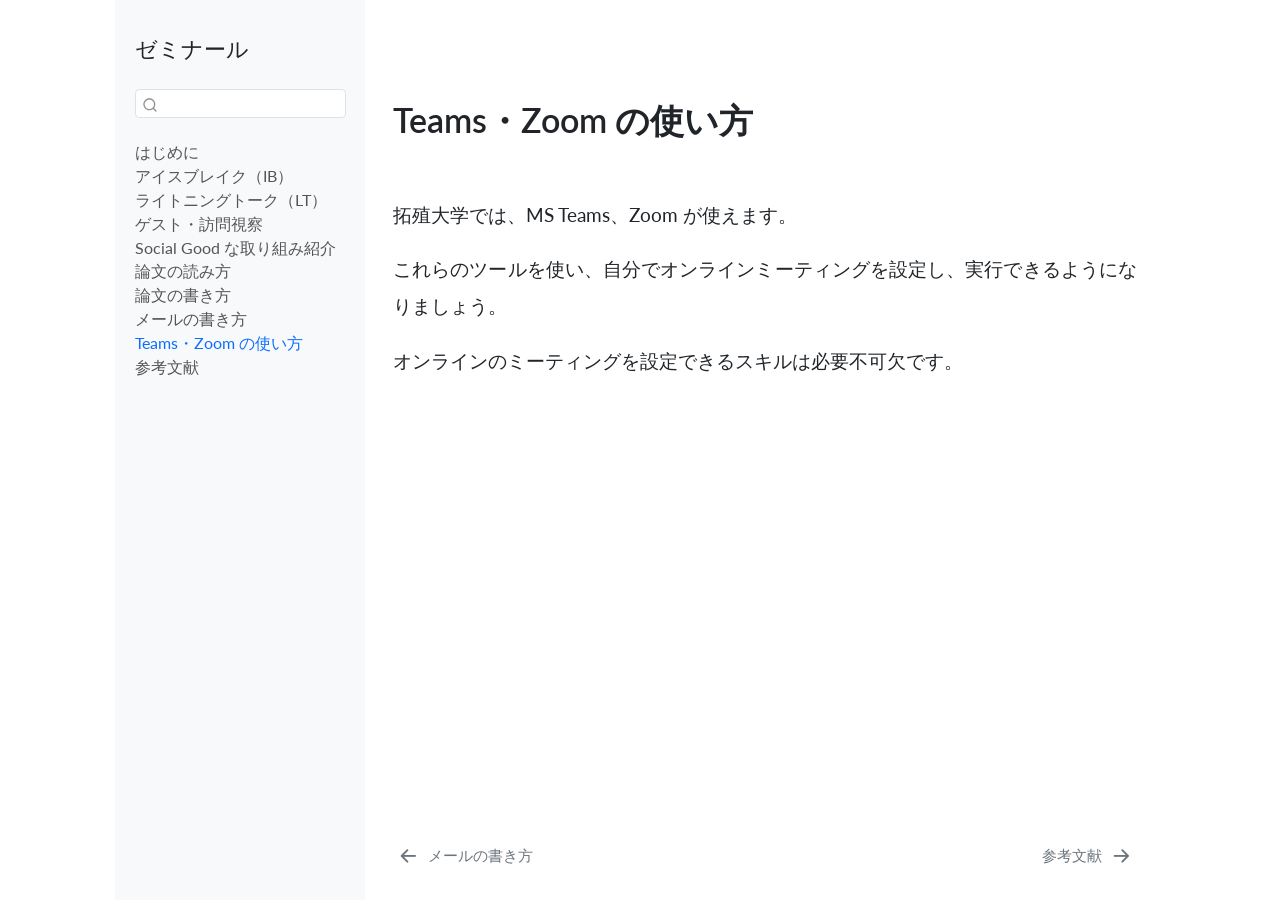
<file: teams_zoom.html>
<!DOCTYPE html>
<html xmlns="http://www.w3.org/1999/xhtml" lang="en" xml:lang="en"><head>

<meta charset="utf-8">
<meta name="generator" content="quarto-1.8.27">

<meta name="viewport" content="width=device-width, initial-scale=1.0, user-scalable=yes">

<meta name="description" content="2026年度 2年生・木曜日 3時限（13:50-15:35） 3年生・木曜日 4時限（15:45-17:30） 教室： C 館 601 教室">

<title>Teams・Zoom の使い方 – ゼミナール</title>
<style>
code{white-space: pre-wrap;}
span.smallcaps{font-variant: small-caps;}
div.columns{display: flex; gap: min(4vw, 1.5em);}
div.column{flex: auto; overflow-x: auto;}
div.hanging-indent{margin-left: 1.5em; text-indent: -1.5em;}
ul.task-list{list-style: none;}
ul.task-list li input[type="checkbox"] {
  width: 0.8em;
  margin: 0 0.8em 0.2em -1em; /* quarto-specific, see https://github.com/quarto-dev/quarto-cli/issues/4556 */ 
  vertical-align: middle;
}
</style>


<script src="site_libs/quarto-nav/quarto-nav.js"></script>
<script src="site_libs/quarto-nav/headroom.min.js"></script>
<script src="site_libs/clipboard/clipboard.min.js"></script>
<script src="site_libs/quarto-search/autocomplete.umd.js"></script>
<script src="site_libs/quarto-search/fuse.min.js"></script>
<script src="site_libs/quarto-search/quarto-search.js"></script>
<meta name="quarto:offset" content="./">
<link href="./references.html" rel="next">
<link href="./email.html" rel="prev">
<script src="site_libs/quarto-html/quarto.js" type="module"></script>
<script src="site_libs/quarto-html/tabsets/tabsets.js" type="module"></script>
<script src="site_libs/quarto-html/axe/axe-check.js" type="module"></script>
<script src="site_libs/quarto-html/popper.min.js"></script>
<script src="site_libs/quarto-html/tippy.umd.min.js"></script>
<script src="site_libs/quarto-html/anchor.min.js"></script>
<link href="site_libs/quarto-html/tippy.css" rel="stylesheet">
<link href="site_libs/quarto-html/quarto-syntax-highlighting-ed96de9b727972fe78a7b5d16c58bf87.css" rel="stylesheet" id="quarto-text-highlighting-styles">
<script src="site_libs/bootstrap/bootstrap.min.js"></script>
<link href="site_libs/bootstrap/bootstrap-icons.css" rel="stylesheet">
<link href="site_libs/bootstrap/bootstrap-769085d14d2d0483843472aedb9f3690.min.css" rel="stylesheet" append-hash="true" id="quarto-bootstrap" data-mode="light">
<script id="quarto-search-options" type="application/json">{
  "location": "sidebar",
  "copy-button": false,
  "collapse-after": 3,
  "panel-placement": "start",
  "type": "textbox",
  "limit": 50,
  "keyboard-shortcut": [
    "f",
    "/",
    "s"
  ],
  "show-item-context": false,
  "language": {
    "search-no-results-text": "No results",
    "search-matching-documents-text": "matching documents",
    "search-copy-link-title": "Copy link to search",
    "search-hide-matches-text": "Hide additional matches",
    "search-more-match-text": "more match in this document",
    "search-more-matches-text": "more matches in this document",
    "search-clear-button-title": "Clear",
    "search-text-placeholder": "",
    "search-detached-cancel-button-title": "Cancel",
    "search-submit-button-title": "Submit",
    "search-label": "Search"
  }
}</script>
<meta name="robots" content="noindex, nofollow">


</head>

<body class="nav-sidebar floating fullcontent quarto-light">

<div id="quarto-search-results"></div>
  <header id="quarto-header" class="headroom fixed-top">
  <nav class="quarto-secondary-nav">
    <div class="container-fluid d-flex">
      <button type="button" class="quarto-btn-toggle btn" data-bs-toggle="collapse" role="button" data-bs-target=".quarto-sidebar-collapse-item" aria-controls="quarto-sidebar" aria-expanded="false" aria-label="Toggle sidebar navigation" onclick="if (window.quartoToggleHeadroom) { window.quartoToggleHeadroom(); }">
        <i class="bi bi-layout-text-sidebar-reverse"></i>
      </button>
        <nav class="quarto-page-breadcrumbs" aria-label="breadcrumb"><ol class="breadcrumb"><li class="breadcrumb-item"><a href="./teams_zoom.html"><span class="chapter-title">Teams・Zoom の使い方</span></a></li></ol></nav>
        <a class="flex-grow-1" role="navigation" data-bs-toggle="collapse" data-bs-target=".quarto-sidebar-collapse-item" aria-controls="quarto-sidebar" aria-expanded="false" aria-label="Toggle sidebar navigation" onclick="if (window.quartoToggleHeadroom) { window.quartoToggleHeadroom(); }">      
        </a>
      <button type="button" class="btn quarto-search-button" aria-label="Search" onclick="window.quartoOpenSearch();">
        <i class="bi bi-search"></i>
      </button>
    </div>
  </nav>
</header>
<!-- content -->
<div id="quarto-content" class="quarto-container page-columns page-rows-contents page-layout-article">
<!-- sidebar -->
  <nav id="quarto-sidebar" class="sidebar collapse collapse-horizontal quarto-sidebar-collapse-item sidebar-navigation floating overflow-auto">
    <div class="pt-lg-2 mt-2 text-left sidebar-header">
    <div class="sidebar-title mb-0 py-0">
      <a href="./">ゼミナール</a> 
    </div>
      </div>
        <div class="mt-2 flex-shrink-0 align-items-center">
        <div class="sidebar-search">
        <div id="quarto-search" class="" title="Search"></div>
        </div>
        </div>
    <div class="sidebar-menu-container"> 
    <ul class="list-unstyled mt-1">
        <li class="sidebar-item">
  <div class="sidebar-item-container"> 
  <a href="./index.html" class="sidebar-item-text sidebar-link">
 <span class="menu-text">はじめに</span></a>
  </div>
</li>
        <li class="sidebar-item">
  <div class="sidebar-item-container"> 
  <a href="./icebreak.html" class="sidebar-item-text sidebar-link"><span class="chapter-title">アイスブレイク（IB）</span></a>
  </div>
</li>
        <li class="sidebar-item">
  <div class="sidebar-item-container"> 
  <a href="./lightning_talks.html" class="sidebar-item-text sidebar-link"><span class="chapter-title">ライトニングトーク（LT）</span></a>
  </div>
</li>
        <li class="sidebar-item">
  <div class="sidebar-item-container"> 
  <a href="./guests_visits.html" class="sidebar-item-text sidebar-link"><span class="chapter-title">ゲスト・訪問視察</span></a>
  </div>
</li>
        <li class="sidebar-item">
  <div class="sidebar-item-container"> 
  <a href="./social_good.html" class="sidebar-item-text sidebar-link"><span class="chapter-title">Social Good な取り組み紹介</span></a>
  </div>
</li>
        <li class="sidebar-item">
  <div class="sidebar-item-container"> 
  <a href="./article_read.html" class="sidebar-item-text sidebar-link"><span class="chapter-title">論文の読み方</span></a>
  </div>
</li>
        <li class="sidebar-item">
  <div class="sidebar-item-container"> 
  <a href="./article_write.html" class="sidebar-item-text sidebar-link"><span class="chapter-title">論文の書き方</span></a>
  </div>
</li>
        <li class="sidebar-item">
  <div class="sidebar-item-container"> 
  <a href="./email.html" class="sidebar-item-text sidebar-link"><span class="chapter-title">メールの書き方</span></a>
  </div>
</li>
        <li class="sidebar-item">
  <div class="sidebar-item-container"> 
  <a href="./teams_zoom.html" class="sidebar-item-text sidebar-link active"><span class="chapter-title">Teams・Zoom の使い方</span></a>
  </div>
</li>
        <li class="sidebar-item">
  <div class="sidebar-item-container"> 
  <a href="./references.html" class="sidebar-item-text sidebar-link">
 <span class="menu-text">参考文献</span></a>
  </div>
</li>
    </ul>
    </div>
</nav>
<div id="quarto-sidebar-glass" class="quarto-sidebar-collapse-item" data-bs-toggle="collapse" data-bs-target=".quarto-sidebar-collapse-item"></div>
<!-- margin-sidebar -->
    
<!-- main -->
<main class="content" id="quarto-document-content">

<header id="title-block-header" class="quarto-title-block default">
<div class="quarto-title">
<h1 class="title"><span class="chapter-title">Teams・Zoom の使い方</span></h1>
</div>



<div class="quarto-title-meta">

    
  
    
  </div>
  


</header>


<div style="margin-top: 3.0em;">

</div>
<p>拓殖大学では、MS Teams、Zoom が使えます。</p>
<p>これらのツールを使い、自分でオンラインミーティングを設定し、実行できるようになりましょう。</p>
<p>オンラインのミーティングを設定できるスキルは必要不可欠です。</p>



</main> <!-- /main -->
<script id="quarto-html-after-body" type="application/javascript">
  window.document.addEventListener("DOMContentLoaded", function (event) {
    const icon = "";
    const anchorJS = new window.AnchorJS();
    anchorJS.options = {
      placement: 'right',
      icon: icon
    };
    anchorJS.add('.anchored');
    const isCodeAnnotation = (el) => {
      for (const clz of el.classList) {
        if (clz.startsWith('code-annotation-')) {                     
          return true;
        }
      }
      return false;
    }
    const onCopySuccess = function(e) {
      // button target
      const button = e.trigger;
      // don't keep focus
      button.blur();
      // flash "checked"
      button.classList.add('code-copy-button-checked');
      var currentTitle = button.getAttribute("title");
      button.setAttribute("title", "Copied!");
      let tooltip;
      if (window.bootstrap) {
        button.setAttribute("data-bs-toggle", "tooltip");
        button.setAttribute("data-bs-placement", "left");
        button.setAttribute("data-bs-title", "Copied!");
        tooltip = new bootstrap.Tooltip(button, 
          { trigger: "manual", 
            customClass: "code-copy-button-tooltip",
            offset: [0, -8]});
        tooltip.show();    
      }
      setTimeout(function() {
        if (tooltip) {
          tooltip.hide();
          button.removeAttribute("data-bs-title");
          button.removeAttribute("data-bs-toggle");
          button.removeAttribute("data-bs-placement");
        }
        button.setAttribute("title", currentTitle);
        button.classList.remove('code-copy-button-checked');
      }, 1000);
      // clear code selection
      e.clearSelection();
    }
    const getTextToCopy = function(trigger) {
      const outerScaffold = trigger.parentElement.cloneNode(true);
      const codeEl = outerScaffold.querySelector('code');
      for (const childEl of codeEl.children) {
        if (isCodeAnnotation(childEl)) {
          childEl.remove();
        }
      }
      return codeEl.innerText;
    }
    const clipboard = new window.ClipboardJS('.code-copy-button:not([data-in-quarto-modal])', {
      text: getTextToCopy
    });
    clipboard.on('success', onCopySuccess);
    if (window.document.getElementById('quarto-embedded-source-code-modal')) {
      const clipboardModal = new window.ClipboardJS('.code-copy-button[data-in-quarto-modal]', {
        text: getTextToCopy,
        container: window.document.getElementById('quarto-embedded-source-code-modal')
      });
      clipboardModal.on('success', onCopySuccess);
    }
      var localhostRegex = new RegExp(/^(?:http|https):\/\/localhost\:?[0-9]*\//);
      var mailtoRegex = new RegExp(/^mailto:/);
        var filterRegex = new RegExp('/' + window.location.host + '/');
      var isInternal = (href) => {
          return filterRegex.test(href) || localhostRegex.test(href) || mailtoRegex.test(href);
      }
      // Inspect non-navigation links and adorn them if external
     var links = window.document.querySelectorAll('a[href]:not(.nav-link):not(.navbar-brand):not(.toc-action):not(.sidebar-link):not(.sidebar-item-toggle):not(.pagination-link):not(.no-external):not([aria-hidden]):not(.dropdown-item):not(.quarto-navigation-tool):not(.about-link)');
      for (var i=0; i<links.length; i++) {
        const link = links[i];
        if (!isInternal(link.href)) {
          // undo the damage that might have been done by quarto-nav.js in the case of
          // links that we want to consider external
          if (link.dataset.originalHref !== undefined) {
            link.href = link.dataset.originalHref;
          }
            // target, if specified
            link.setAttribute("target", "_blank");
            if (link.getAttribute("rel") === null) {
              link.setAttribute("rel", "noopener");
            }
        }
      }
    function tippyHover(el, contentFn, onTriggerFn, onUntriggerFn) {
      const config = {
        allowHTML: true,
        maxWidth: 500,
        delay: 100,
        arrow: false,
        appendTo: function(el) {
            return el.parentElement;
        },
        interactive: true,
        interactiveBorder: 10,
        theme: 'quarto',
        placement: 'bottom-start',
      };
      if (contentFn) {
        config.content = contentFn;
      }
      if (onTriggerFn) {
        config.onTrigger = onTriggerFn;
      }
      if (onUntriggerFn) {
        config.onUntrigger = onUntriggerFn;
      }
      window.tippy(el, config); 
    }
    const noterefs = window.document.querySelectorAll('a[role="doc-noteref"]');
    for (var i=0; i<noterefs.length; i++) {
      const ref = noterefs[i];
      tippyHover(ref, function() {
        // use id or data attribute instead here
        let href = ref.getAttribute('data-footnote-href') || ref.getAttribute('href');
        try { href = new URL(href).hash; } catch {}
        const id = href.replace(/^#\/?/, "");
        const note = window.document.getElementById(id);
        if (note) {
          return note.innerHTML;
        } else {
          return "";
        }
      });
    }
    const xrefs = window.document.querySelectorAll('a.quarto-xref');
    const processXRef = (id, note) => {
      // Strip column container classes
      const stripColumnClz = (el) => {
        el.classList.remove("page-full", "page-columns");
        if (el.children) {
          for (const child of el.children) {
            stripColumnClz(child);
          }
        }
      }
      stripColumnClz(note)
      if (id === null || id.startsWith('sec-')) {
        // Special case sections, only their first couple elements
        const container = document.createElement("div");
        if (note.children && note.children.length > 2) {
          container.appendChild(note.children[0].cloneNode(true));
          for (let i = 1; i < note.children.length; i++) {
            const child = note.children[i];
            if (child.tagName === "P" && child.innerText === "") {
              continue;
            } else {
              container.appendChild(child.cloneNode(true));
              break;
            }
          }
          if (window.Quarto?.typesetMath) {
            window.Quarto.typesetMath(container);
          }
          return container.innerHTML
        } else {
          if (window.Quarto?.typesetMath) {
            window.Quarto.typesetMath(note);
          }
          return note.innerHTML;
        }
      } else {
        // Remove any anchor links if they are present
        const anchorLink = note.querySelector('a.anchorjs-link');
        if (anchorLink) {
          anchorLink.remove();
        }
        if (window.Quarto?.typesetMath) {
          window.Quarto.typesetMath(note);
        }
        if (note.classList.contains("callout")) {
          return note.outerHTML;
        } else {
          return note.innerHTML;
        }
      }
    }
    for (var i=0; i<xrefs.length; i++) {
      const xref = xrefs[i];
      tippyHover(xref, undefined, function(instance) {
        instance.disable();
        let url = xref.getAttribute('href');
        let hash = undefined; 
        if (url.startsWith('#')) {
          hash = url;
        } else {
          try { hash = new URL(url).hash; } catch {}
        }
        if (hash) {
          const id = hash.replace(/^#\/?/, "");
          const note = window.document.getElementById(id);
          if (note !== null) {
            try {
              const html = processXRef(id, note.cloneNode(true));
              instance.setContent(html);
            } finally {
              instance.enable();
              instance.show();
            }
          } else {
            // See if we can fetch this
            fetch(url.split('#')[0])
            .then(res => res.text())
            .then(html => {
              const parser = new DOMParser();
              const htmlDoc = parser.parseFromString(html, "text/html");
              const note = htmlDoc.getElementById(id);
              if (note !== null) {
                const html = processXRef(id, note);
                instance.setContent(html);
              } 
            }).finally(() => {
              instance.enable();
              instance.show();
            });
          }
        } else {
          // See if we can fetch a full url (with no hash to target)
          // This is a special case and we should probably do some content thinning / targeting
          fetch(url)
          .then(res => res.text())
          .then(html => {
            const parser = new DOMParser();
            const htmlDoc = parser.parseFromString(html, "text/html");
            const note = htmlDoc.querySelector('main.content');
            if (note !== null) {
              // This should only happen for chapter cross references
              // (since there is no id in the URL)
              // remove the first header
              if (note.children.length > 0 && note.children[0].tagName === "HEADER") {
                note.children[0].remove();
              }
              const html = processXRef(null, note);
              instance.setContent(html);
            } 
          }).finally(() => {
            instance.enable();
            instance.show();
          });
        }
      }, function(instance) {
      });
    }
        let selectedAnnoteEl;
        const selectorForAnnotation = ( cell, annotation) => {
          let cellAttr = 'data-code-cell="' + cell + '"';
          let lineAttr = 'data-code-annotation="' +  annotation + '"';
          const selector = 'span[' + cellAttr + '][' + lineAttr + ']';
          return selector;
        }
        const selectCodeLines = (annoteEl) => {
          const doc = window.document;
          const targetCell = annoteEl.getAttribute("data-target-cell");
          const targetAnnotation = annoteEl.getAttribute("data-target-annotation");
          const annoteSpan = window.document.querySelector(selectorForAnnotation(targetCell, targetAnnotation));
          const lines = annoteSpan.getAttribute("data-code-lines").split(",");
          const lineIds = lines.map((line) => {
            return targetCell + "-" + line;
          })
          let top = null;
          let height = null;
          let parent = null;
          if (lineIds.length > 0) {
              //compute the position of the single el (top and bottom and make a div)
              const el = window.document.getElementById(lineIds[0]);
              top = el.offsetTop;
              height = el.offsetHeight;
              parent = el.parentElement.parentElement;
            if (lineIds.length > 1) {
              const lastEl = window.document.getElementById(lineIds[lineIds.length - 1]);
              const bottom = lastEl.offsetTop + lastEl.offsetHeight;
              height = bottom - top;
            }
            if (top !== null && height !== null && parent !== null) {
              // cook up a div (if necessary) and position it 
              let div = window.document.getElementById("code-annotation-line-highlight");
              if (div === null) {
                div = window.document.createElement("div");
                div.setAttribute("id", "code-annotation-line-highlight");
                div.style.position = 'absolute';
                parent.appendChild(div);
              }
              div.style.top = top - 2 + "px";
              div.style.height = height + 4 + "px";
              div.style.left = 0;
              let gutterDiv = window.document.getElementById("code-annotation-line-highlight-gutter");
              if (gutterDiv === null) {
                gutterDiv = window.document.createElement("div");
                gutterDiv.setAttribute("id", "code-annotation-line-highlight-gutter");
                gutterDiv.style.position = 'absolute';
                const codeCell = window.document.getElementById(targetCell);
                const gutter = codeCell.querySelector('.code-annotation-gutter');
                gutter.appendChild(gutterDiv);
              }
              gutterDiv.style.top = top - 2 + "px";
              gutterDiv.style.height = height + 4 + "px";
            }
            selectedAnnoteEl = annoteEl;
          }
        };
        const unselectCodeLines = () => {
          const elementsIds = ["code-annotation-line-highlight", "code-annotation-line-highlight-gutter"];
          elementsIds.forEach((elId) => {
            const div = window.document.getElementById(elId);
            if (div) {
              div.remove();
            }
          });
          selectedAnnoteEl = undefined;
        };
          // Handle positioning of the toggle
      window.addEventListener(
        "resize",
        throttle(() => {
          elRect = undefined;
          if (selectedAnnoteEl) {
            selectCodeLines(selectedAnnoteEl);
          }
        }, 10)
      );
      function throttle(fn, ms) {
      let throttle = false;
      let timer;
        return (...args) => {
          if(!throttle) { // first call gets through
              fn.apply(this, args);
              throttle = true;
          } else { // all the others get throttled
              if(timer) clearTimeout(timer); // cancel #2
              timer = setTimeout(() => {
                fn.apply(this, args);
                timer = throttle = false;
              }, ms);
          }
        };
      }
        const annoteTargets = window.document.querySelectorAll('.code-annotation-anchor');
        for (let i=0; i<annoteTargets.length; i++) {
          const annoteTarget = annoteTargets[i];
          const targetCell = annoteTarget.getAttribute("data-target-cell");
          const targetAnnotation = annoteTarget.getAttribute("data-target-annotation");
          const contentFn = () => {
            const content = window.document.querySelector(selectorForAnnotation(targetCell, targetAnnotation));
            if (content) {
              const tipContent = content.cloneNode(true);
              tipContent.classList.add("code-annotation-tip-content");
              return tipContent.outerHTML;
            }
          }
          const config = {
            allowHTML: true,
            content: contentFn,
            onShow: (instance) => {
              selectCodeLines(instance.reference);
              instance.reference.classList.add('code-annotation-active');
              window.tippy.hideAll();
            },
            onHide: (instance) => {
              unselectCodeLines();
              instance.reference.classList.remove('code-annotation-active');
            },
            maxWidth: 300,
            delay: [50, 0],
            duration: [200, 0],
            offset: [5, 10],
            arrow: true,
            trigger: 'click',
            appendTo: function(el) {
              return el.parentElement.parentElement.parentElement;
            },
            interactive: true,
            interactiveBorder: 10,
            theme: 'quarto',
            placement: 'right',
            positionFixed: true,
            popperOptions: {
              modifiers: [
              {
                name: 'flip',
                options: {
                  flipVariations: false, // true by default
                  allowedAutoPlacements: ['right'],
                  fallbackPlacements: ['right', 'top', 'top-start', 'top-end', 'bottom', 'bottom-start', 'bottom-end', 'left'],
                },
              },
              {
                name: 'preventOverflow',
                options: {
                  mainAxis: false,
                  altAxis: false
                }
              }
              ]        
            }      
          };
          window.tippy(annoteTarget, config); 
        }
    const findCites = (el) => {
      const parentEl = el.parentElement;
      if (parentEl) {
        const cites = parentEl.dataset.cites;
        if (cites) {
          return {
            el,
            cites: cites.split(' ')
          };
        } else {
          return findCites(el.parentElement)
        }
      } else {
        return undefined;
      }
    };
    var bibliorefs = window.document.querySelectorAll('a[role="doc-biblioref"]');
    for (var i=0; i<bibliorefs.length; i++) {
      const ref = bibliorefs[i];
      const citeInfo = findCites(ref);
      if (citeInfo) {
        tippyHover(citeInfo.el, function() {
          var popup = window.document.createElement('div');
          citeInfo.cites.forEach(function(cite) {
            var citeDiv = window.document.createElement('div');
            citeDiv.classList.add('hanging-indent');
            citeDiv.classList.add('csl-entry');
            var biblioDiv = window.document.getElementById('ref-' + cite);
            if (biblioDiv) {
              citeDiv.innerHTML = biblioDiv.innerHTML;
            }
            popup.appendChild(citeDiv);
          });
          return popup.innerHTML;
        });
      }
    }
  });
  </script>
<nav class="page-navigation">
  <div class="nav-page nav-page-previous">
      <a href="./email.html" class="pagination-link" aria-label="メールの書き方">
        <i class="bi bi-arrow-left-short"></i> <span class="nav-page-text"><span class="chapter-title">メールの書き方</span></span>
      </a>          
  </div>
  <div class="nav-page nav-page-next">
      <a href="./references.html" class="pagination-link" aria-label="参考文献">
        <span class="nav-page-text">参考文献</span> <i class="bi bi-arrow-right-short"></i>
      </a>
  </div>
</nav>
</div> <!-- /content -->




</body></html>
</file>
<file: site_libs/quarto-html/tippy.css>
.tippy-box[data-animation=fade][data-state=hidden]{opacity:0}[data-tippy-root]{max-width:calc(100vw - 10px)}.tippy-box{position:relative;background-color:#333;color:#fff;border-radius:4px;font-size:14px;line-height:1.4;white-space:normal;outline:0;transition-property:transform,visibility,opacity}.tippy-box[data-placement^=top]>.tippy-arrow{bottom:0}.tippy-box[data-placement^=top]>.tippy-arrow:before{bottom:-7px;left:0;border-width:8px 8px 0;border-top-color:initial;transform-origin:center top}.tippy-box[data-placement^=bottom]>.tippy-arrow{top:0}.tippy-box[data-placement^=bottom]>.tippy-arrow:before{top:-7px;left:0;border-width:0 8px 8px;border-bottom-color:initial;transform-origin:center bottom}.tippy-box[data-placement^=left]>.tippy-arrow{right:0}.tippy-box[data-placement^=left]>.tippy-arrow:before{border-width:8px 0 8px 8px;border-left-color:initial;right:-7px;transform-origin:center left}.tippy-box[data-placement^=right]>.tippy-arrow{left:0}.tippy-box[data-placement^=right]>.tippy-arrow:before{left:-7px;border-width:8px 8px 8px 0;border-right-color:initial;transform-origin:center right}.tippy-box[data-inertia][data-state=visible]{transition-timing-function:cubic-bezier(.54,1.5,.38,1.11)}.tippy-arrow{width:16px;height:16px;color:#333}.tippy-arrow:before{content:"";position:absolute;border-color:transparent;border-style:solid}.tippy-content{position:relative;padding:5px 9px;z-index:1}
</file>
<file: site_libs/quarto-html/quarto-syntax-highlighting-ed96de9b727972fe78a7b5d16c58bf87.css>
/* quarto syntax highlight colors */
:root {
  --quarto-hl-ot-color: #003B4F;
  --quarto-hl-at-color: #657422;
  --quarto-hl-ss-color: #20794D;
  --quarto-hl-an-color: #5E5E5E;
  --quarto-hl-fu-color: #4758AB;
  --quarto-hl-st-color: #20794D;
  --quarto-hl-cf-color: #003B4F;
  --quarto-hl-op-color: #5E5E5E;
  --quarto-hl-er-color: #AD0000;
  --quarto-hl-bn-color: #AD0000;
  --quarto-hl-al-color: #AD0000;
  --quarto-hl-va-color: #111111;
  --quarto-hl-bu-color: inherit;
  --quarto-hl-ex-color: inherit;
  --quarto-hl-pp-color: #AD0000;
  --quarto-hl-in-color: #5E5E5E;
  --quarto-hl-vs-color: #20794D;
  --quarto-hl-wa-color: #5E5E5E;
  --quarto-hl-do-color: #5E5E5E;
  --quarto-hl-im-color: #00769E;
  --quarto-hl-ch-color: #20794D;
  --quarto-hl-dt-color: #AD0000;
  --quarto-hl-fl-color: #AD0000;
  --quarto-hl-co-color: #5E5E5E;
  --quarto-hl-cv-color: #5E5E5E;
  --quarto-hl-cn-color: #8f5902;
  --quarto-hl-sc-color: #5E5E5E;
  --quarto-hl-dv-color: #AD0000;
  --quarto-hl-kw-color: #003B4F;
}

/* other quarto variables */
:root {
  --quarto-font-monospace: SFMono-Regular, Menlo, Monaco, Consolas, "Liberation Mono", "Courier New", monospace;
}

/* syntax highlight based on Pandoc's rules */
pre > code.sourceCode > span {
  color: #003B4F;
}

code.sourceCode > span {
  color: #003B4F;
}

div.sourceCode,
div.sourceCode pre.sourceCode {
  color: #003B4F;
}

/* Normal */
code span {
  color: #003B4F;
}

/* Alert */
code span.al {
  color: #AD0000;
  font-style: inherit;
}

/* Annotation */
code span.an {
  color: #5E5E5E;
  font-style: inherit;
}

/* Attribute */
code span.at {
  color: #657422;
  font-style: inherit;
}

/* BaseN */
code span.bn {
  color: #AD0000;
  font-style: inherit;
}

/* BuiltIn */
code span.bu {
  font-style: inherit;
}

/* ControlFlow */
code span.cf {
  color: #003B4F;
  font-weight: bold;
  font-style: inherit;
}

/* Char */
code span.ch {
  color: #20794D;
  font-style: inherit;
}

/* Constant */
code span.cn {
  color: #8f5902;
  font-style: inherit;
}

/* Comment */
code span.co {
  color: #5E5E5E;
  font-style: inherit;
}

/* CommentVar */
code span.cv {
  color: #5E5E5E;
  font-style: italic;
}

/* Documentation */
code span.do {
  color: #5E5E5E;
  font-style: italic;
}

/* DataType */
code span.dt {
  color: #AD0000;
  font-style: inherit;
}

/* DecVal */
code span.dv {
  color: #AD0000;
  font-style: inherit;
}

/* Error */
code span.er {
  color: #AD0000;
  font-style: inherit;
}

/* Extension */
code span.ex {
  font-style: inherit;
}

/* Float */
code span.fl {
  color: #AD0000;
  font-style: inherit;
}

/* Function */
code span.fu {
  color: #4758AB;
  font-style: inherit;
}

/* Import */
code span.im {
  color: #00769E;
  font-style: inherit;
}

/* Information */
code span.in {
  color: #5E5E5E;
  font-style: inherit;
}

/* Keyword */
code span.kw {
  color: #003B4F;
  font-weight: bold;
  font-style: inherit;
}

/* Operator */
code span.op {
  color: #5E5E5E;
  font-style: inherit;
}

/* Other */
code span.ot {
  color: #003B4F;
  font-style: inherit;
}

/* Preprocessor */
code span.pp {
  color: #AD0000;
  font-style: inherit;
}

/* SpecialChar */
code span.sc {
  color: #5E5E5E;
  font-style: inherit;
}

/* SpecialString */
code span.ss {
  color: #20794D;
  font-style: inherit;
}

/* String */
code span.st {
  color: #20794D;
  font-style: inherit;
}

/* Variable */
code span.va {
  color: #111111;
  font-style: inherit;
}

/* VerbatimString */
code span.vs {
  color: #20794D;
  font-style: inherit;
}

/* Warning */
code span.wa {
  color: #5E5E5E;
  font-style: italic;
}

.prevent-inlining {
  content: "</";
}

/*# sourceMappingURL=0920dd6d7437995b8cdf7429764427b1.css.map */
</file>
<file: site_libs/quarto-diagram/mermaid.css>
.mermaidTooltip {
  position: absolute;
  text-align: center;
  max-width: 200px;
  padding: 2px;
  font-family: "trebuchet ms", verdana, arial;
  font-size: 12px;
  background: #ffffde;
  border: 1px solid #aaaa33;
  border-radius: 2px;
  pointer-events: none;
  z-index: 1000;
}
</file>
